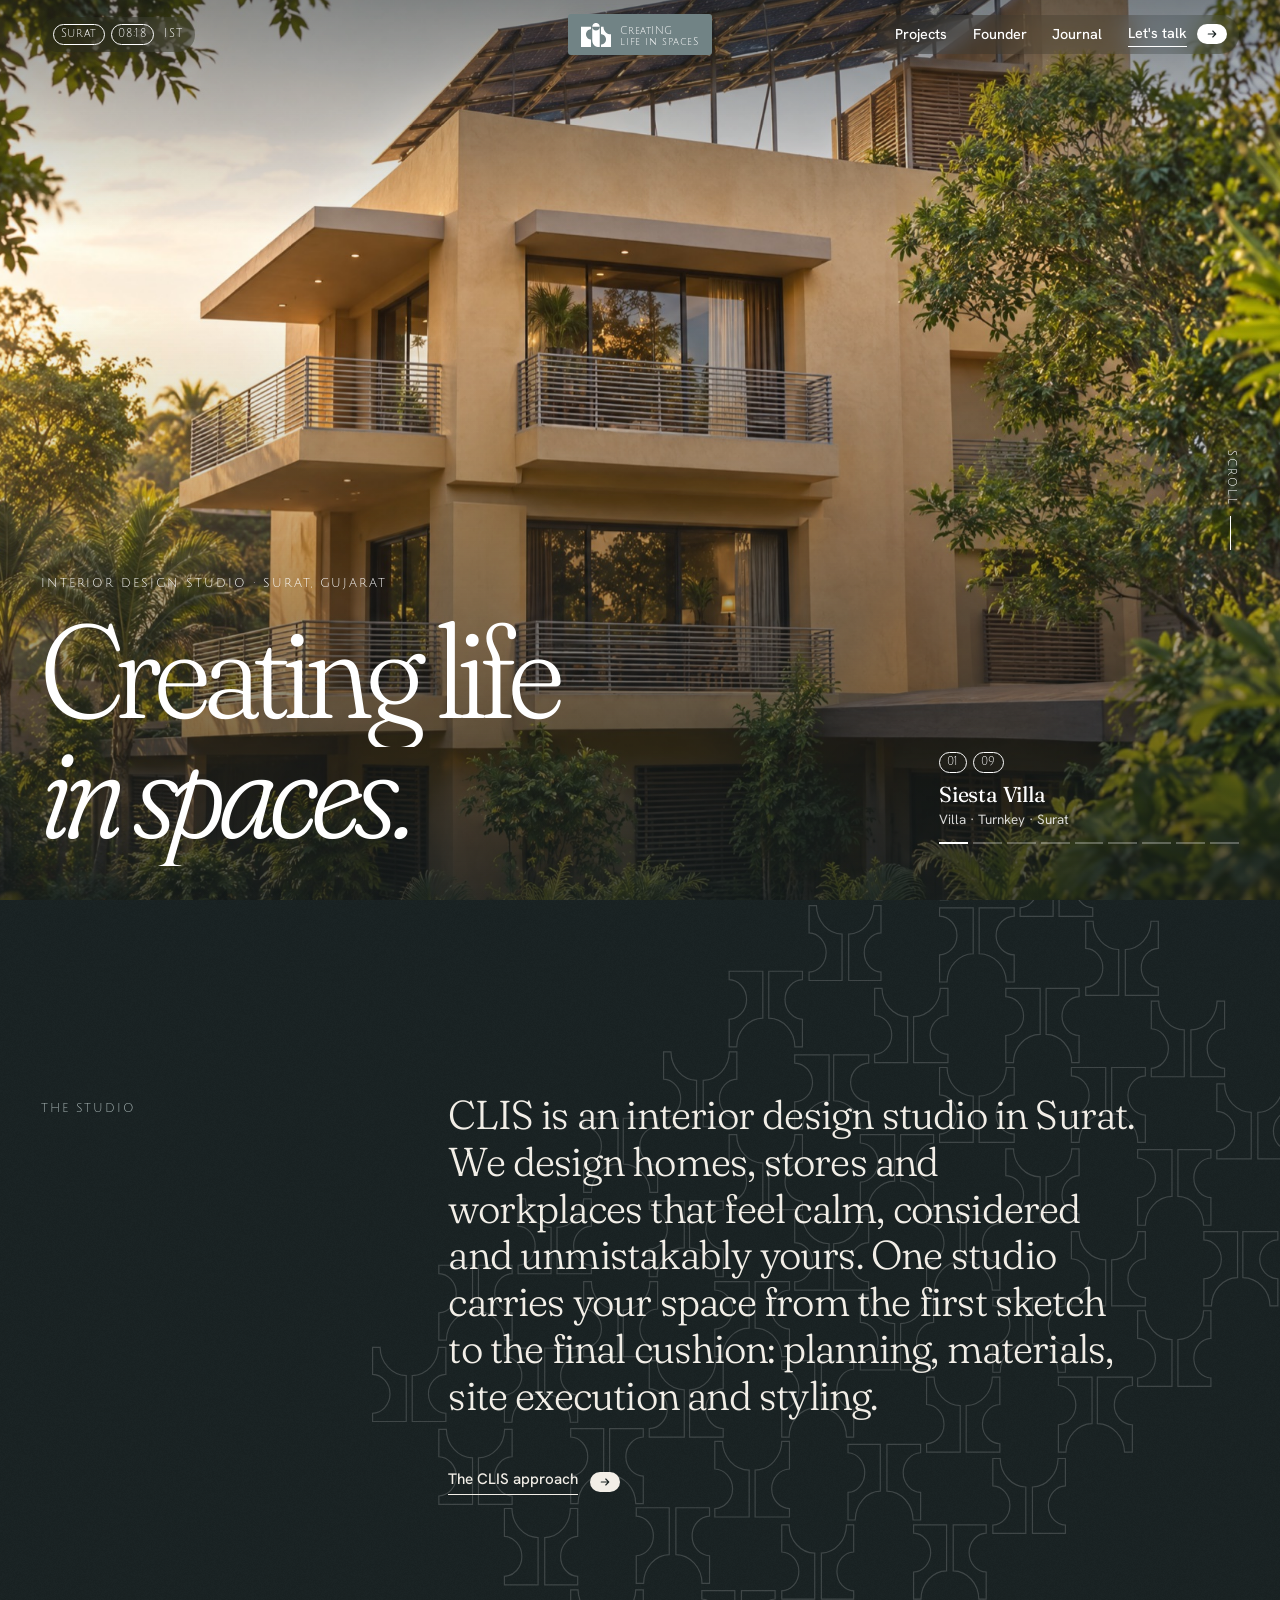
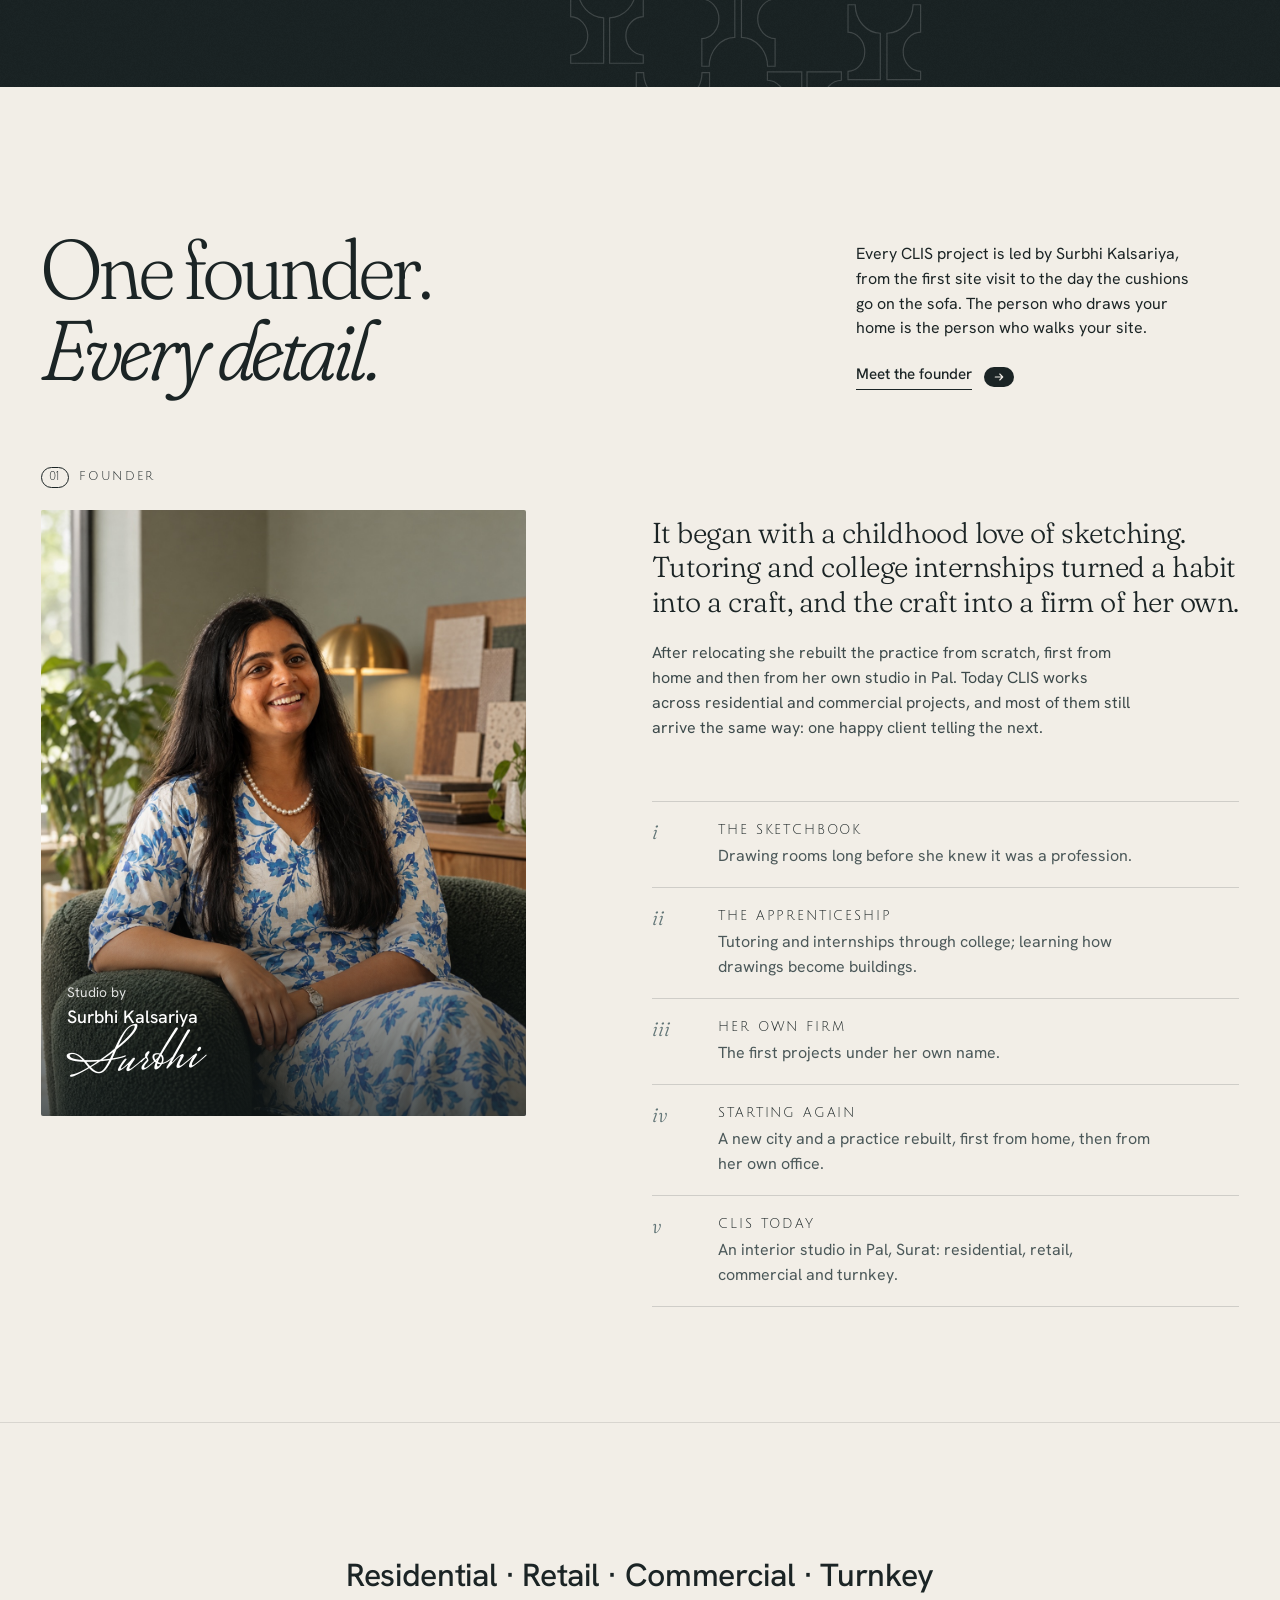
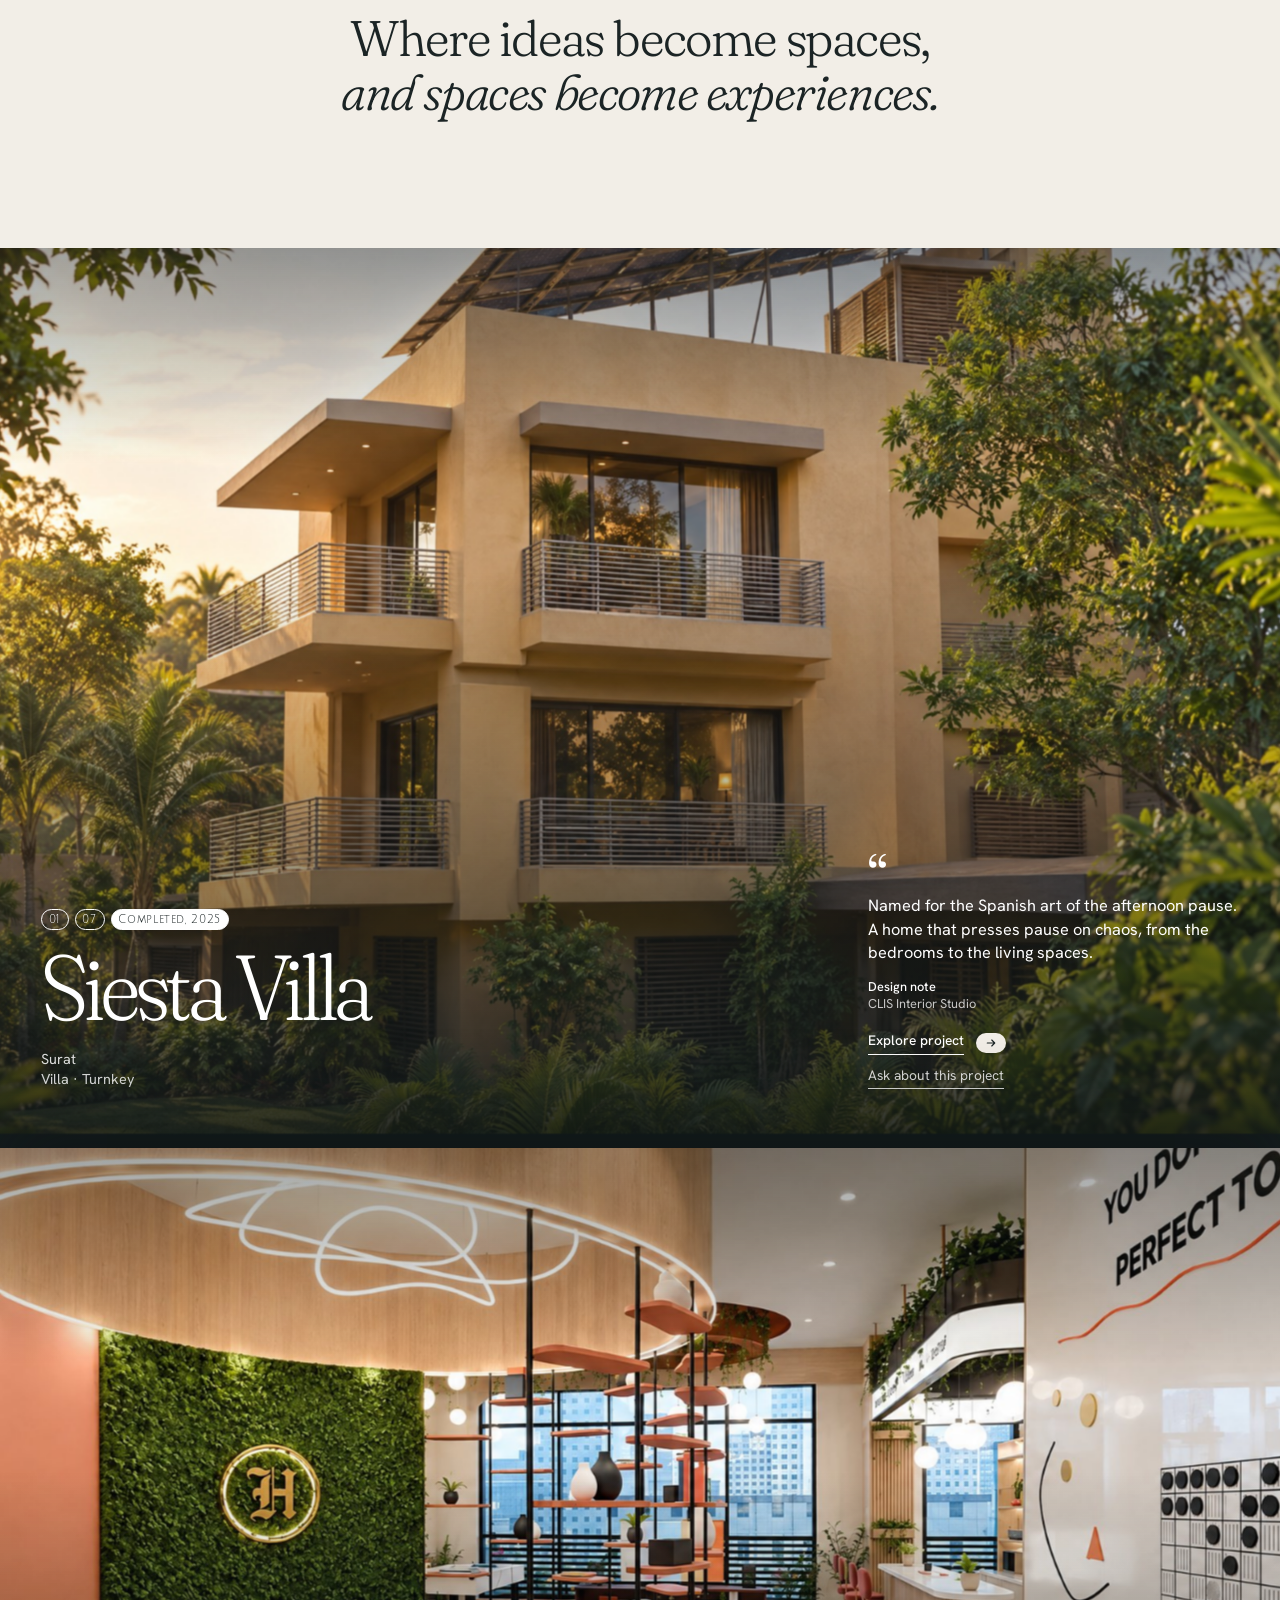
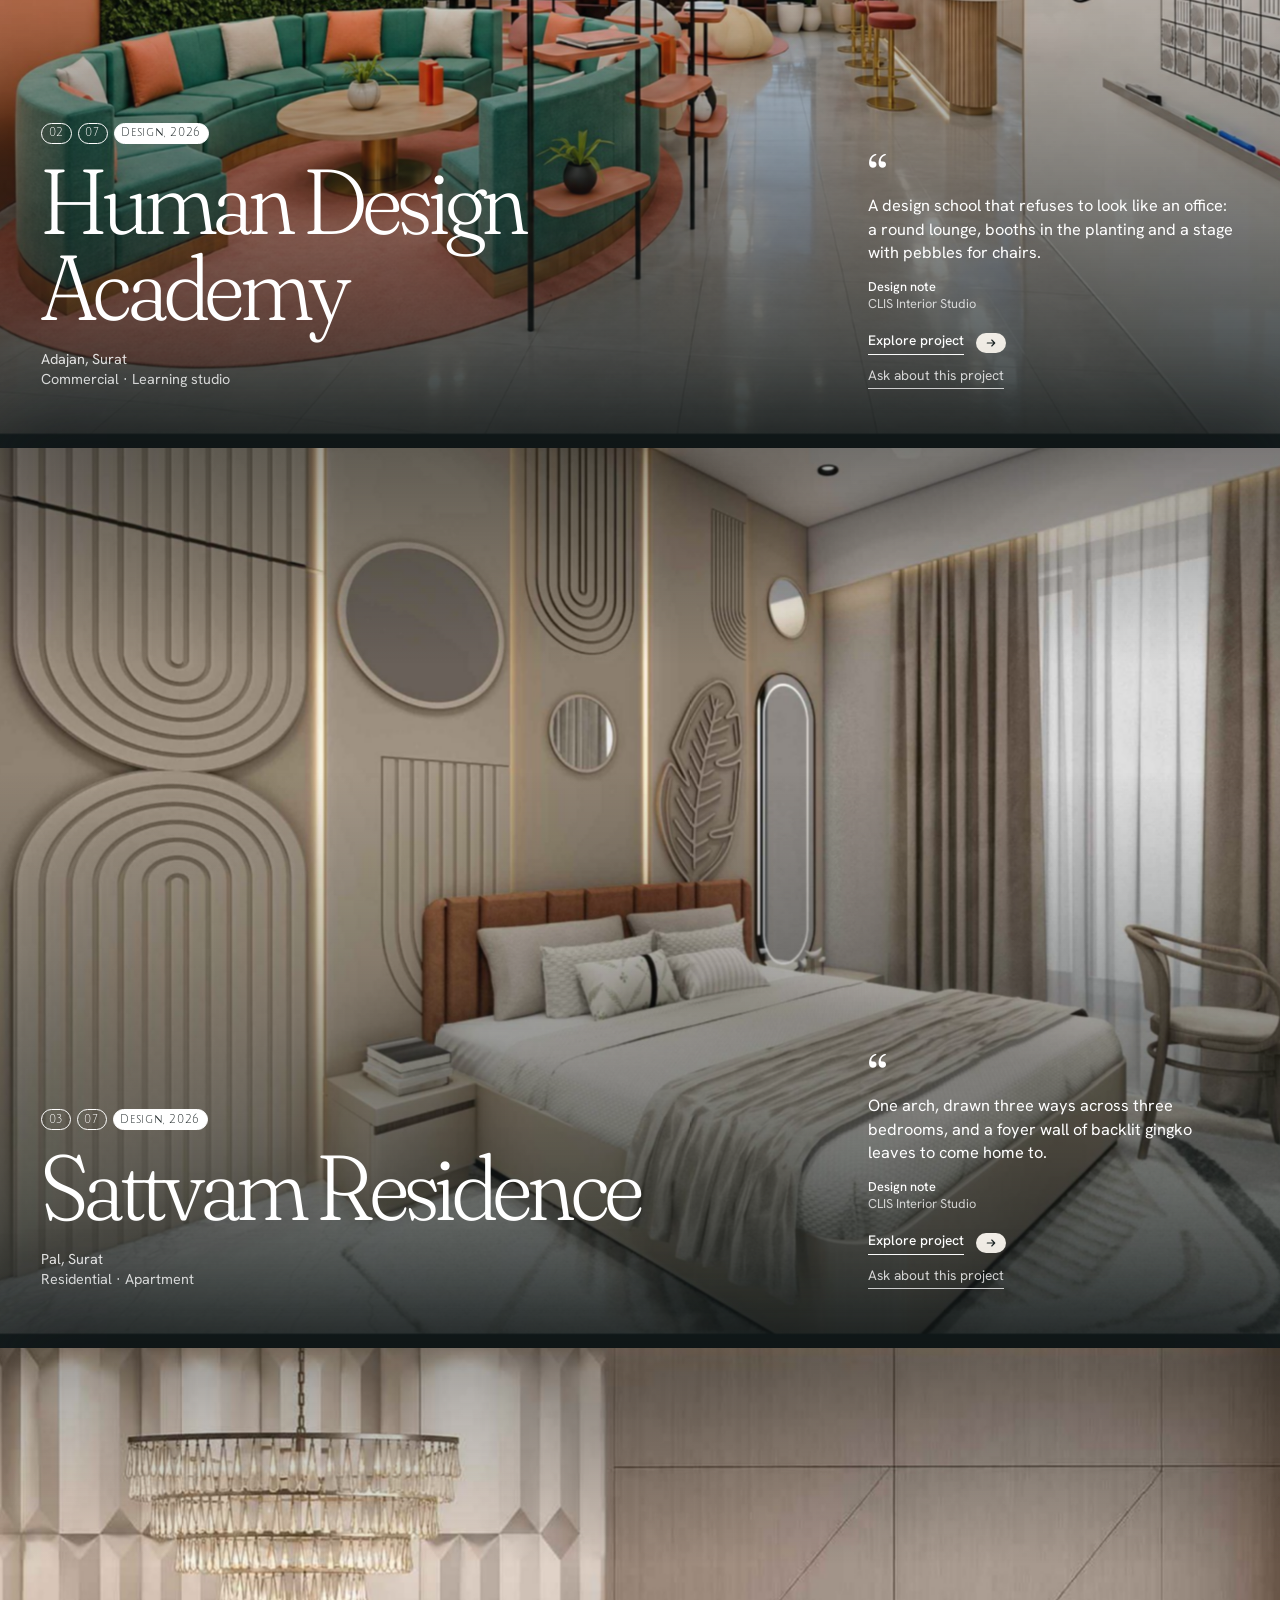
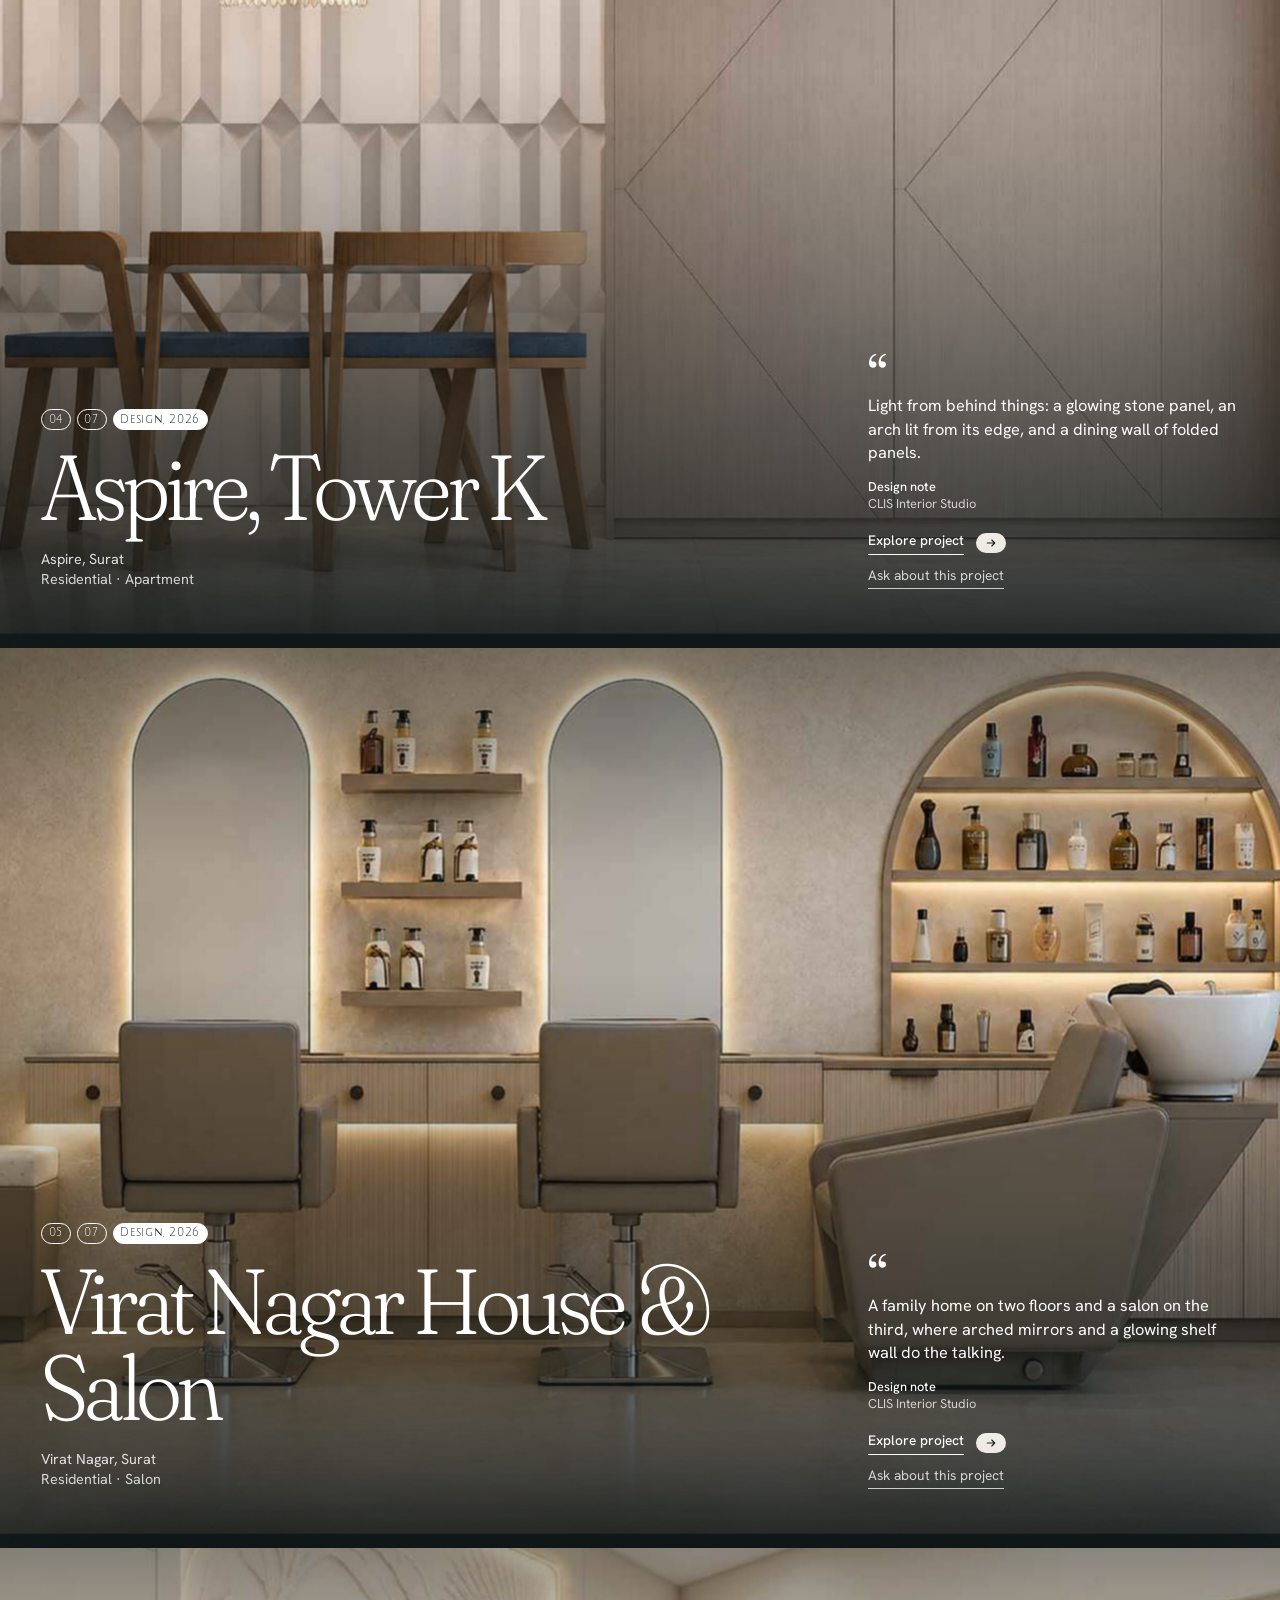
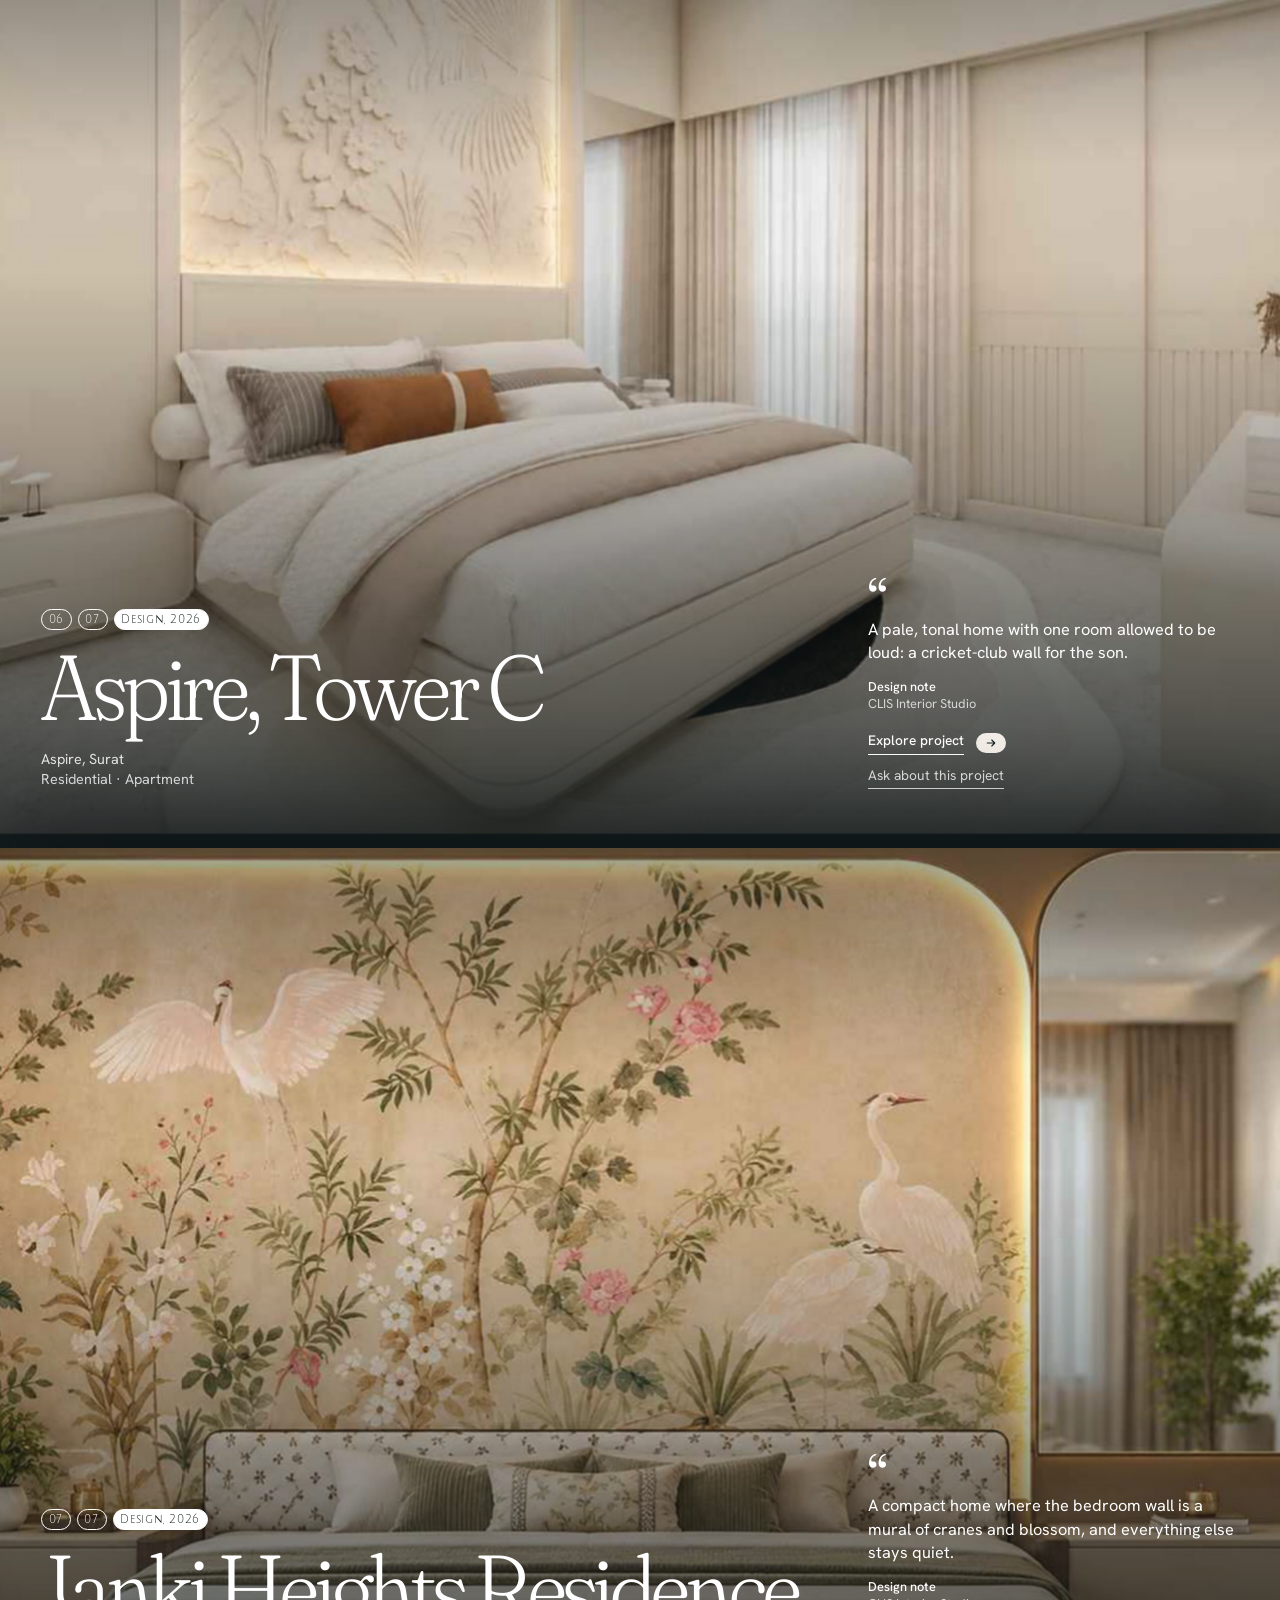
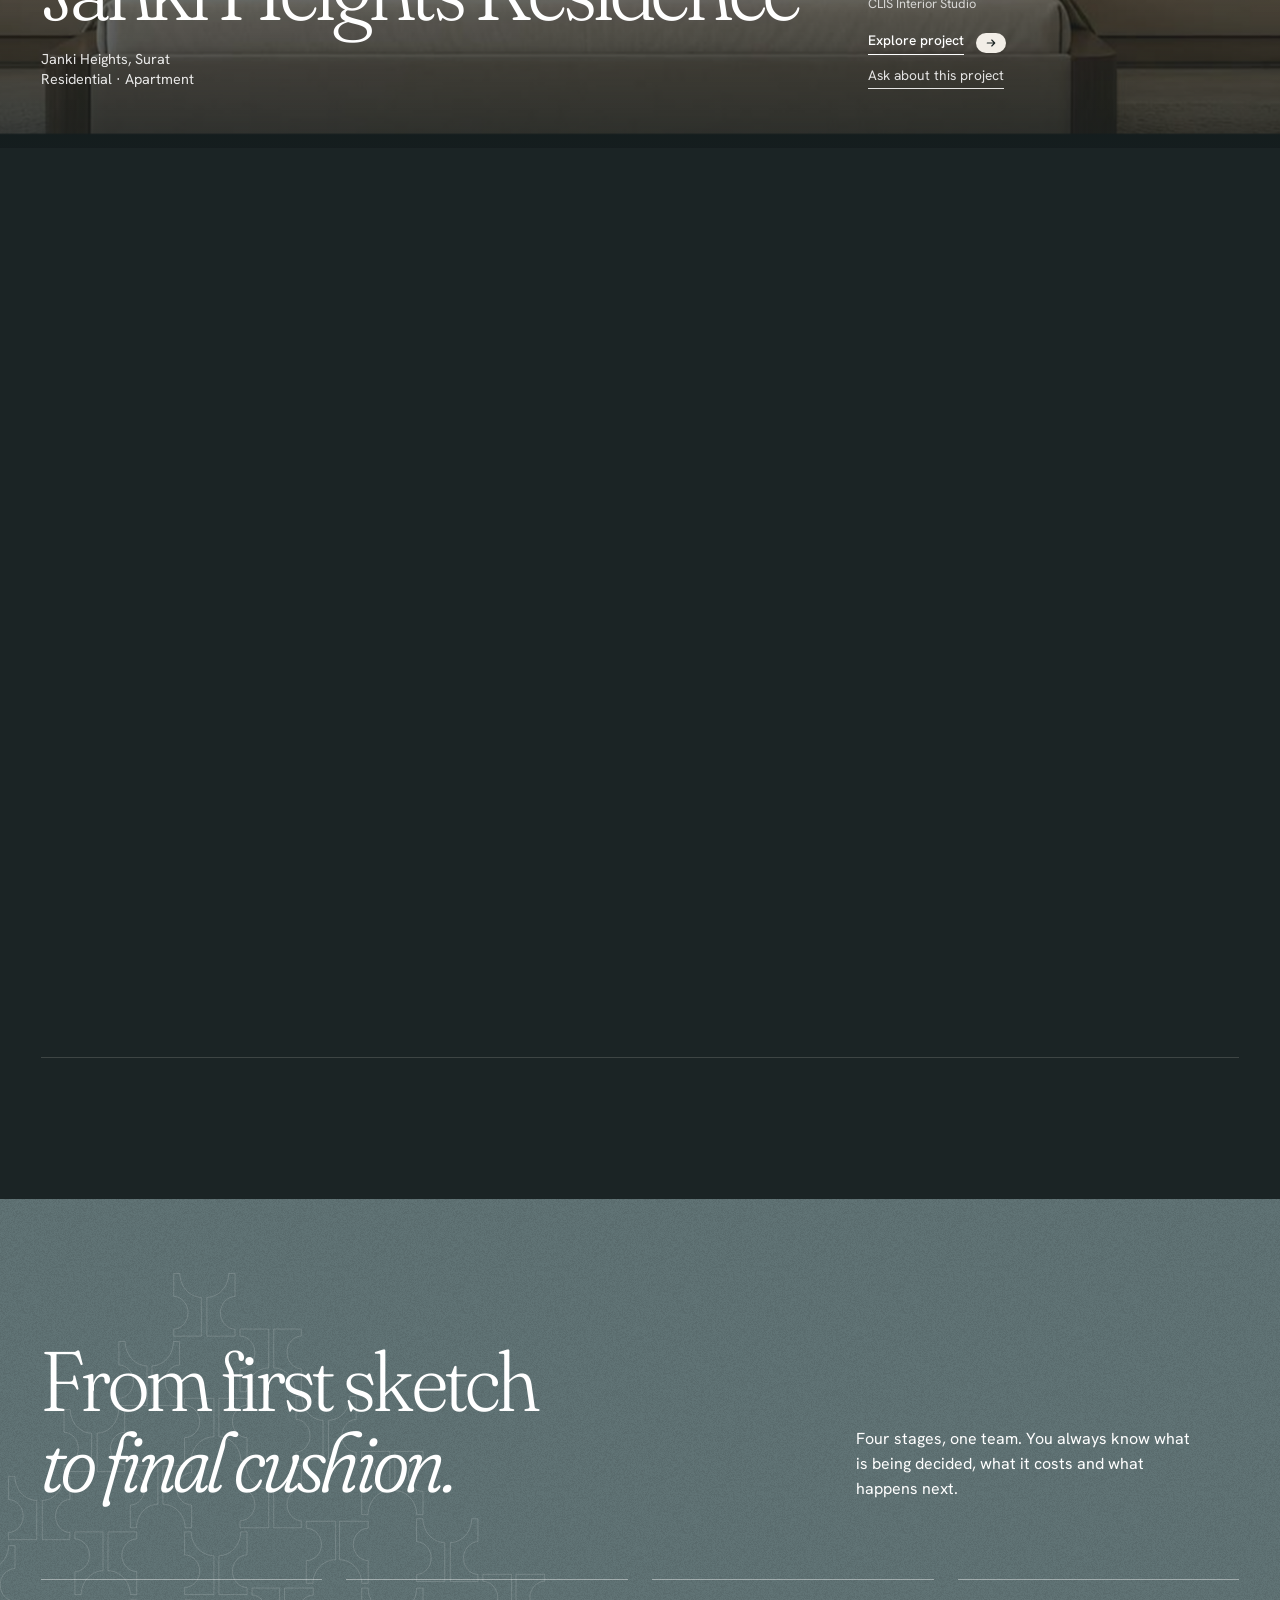
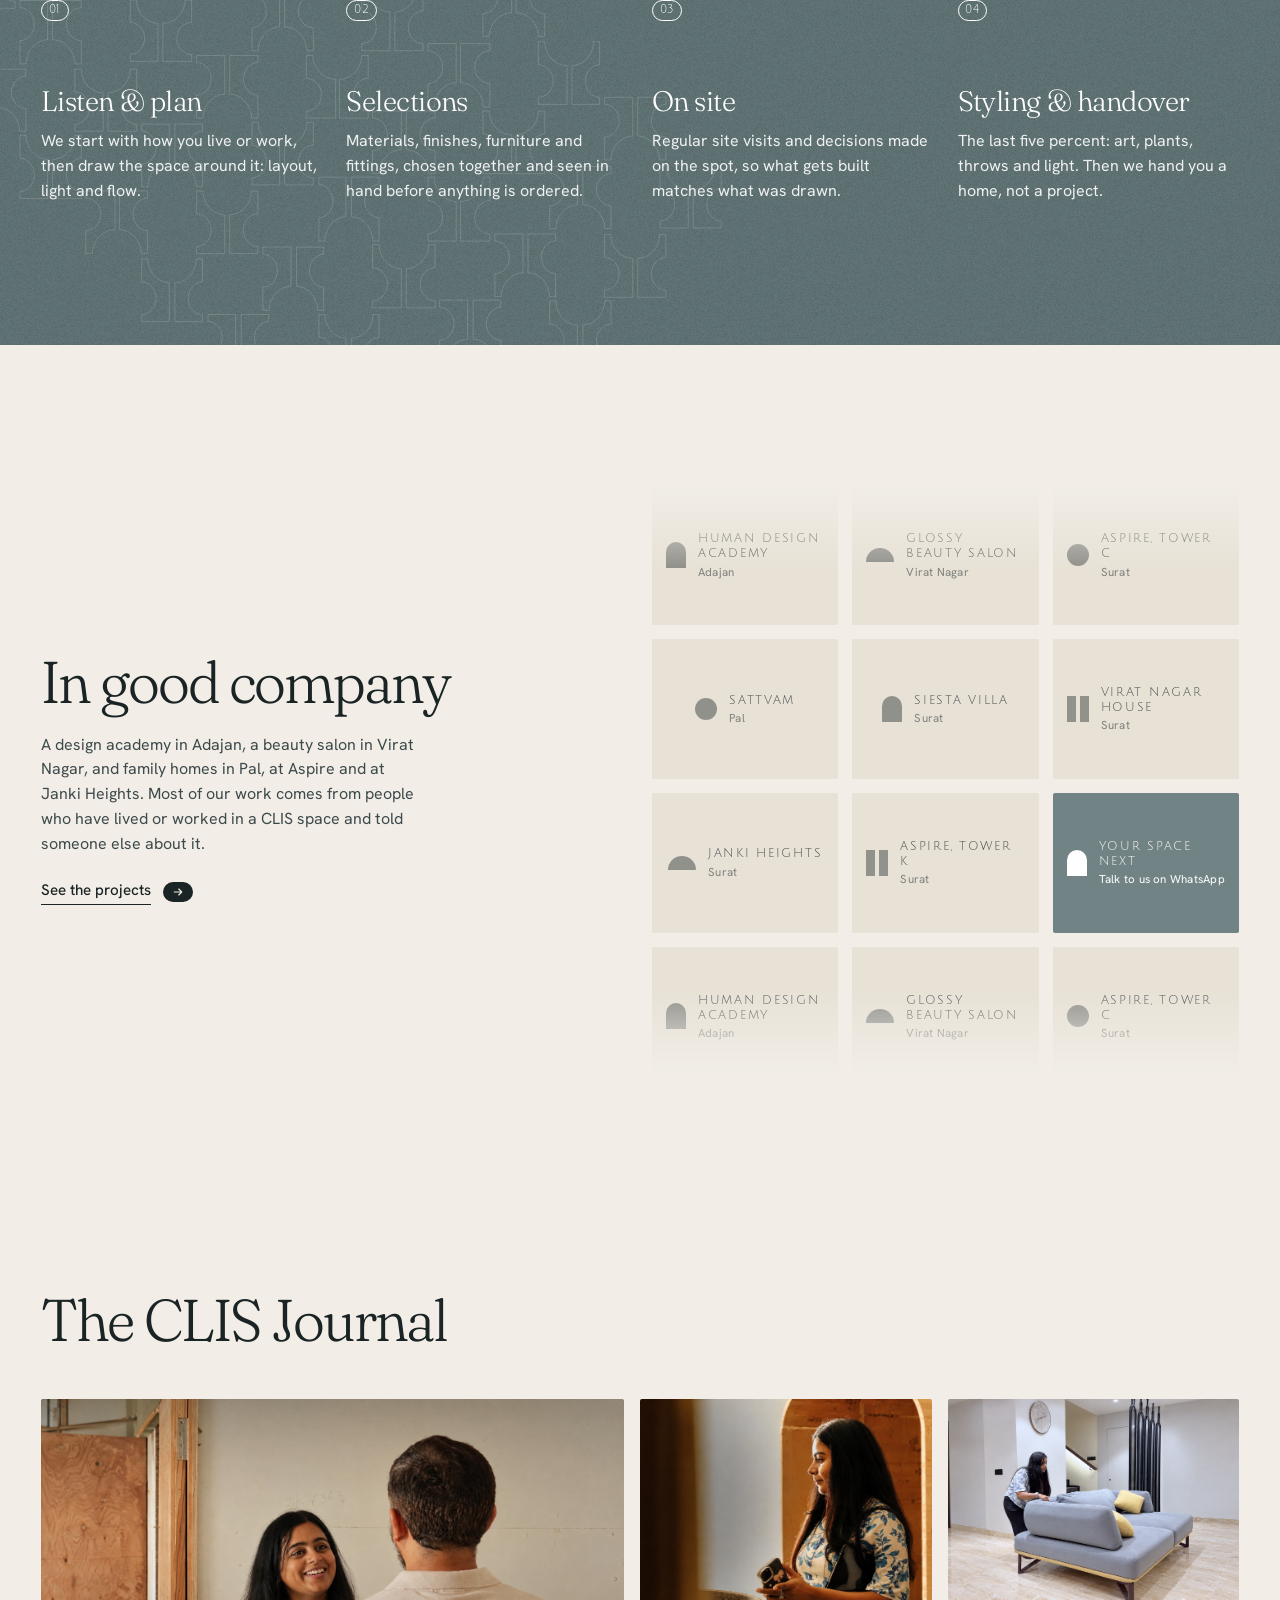
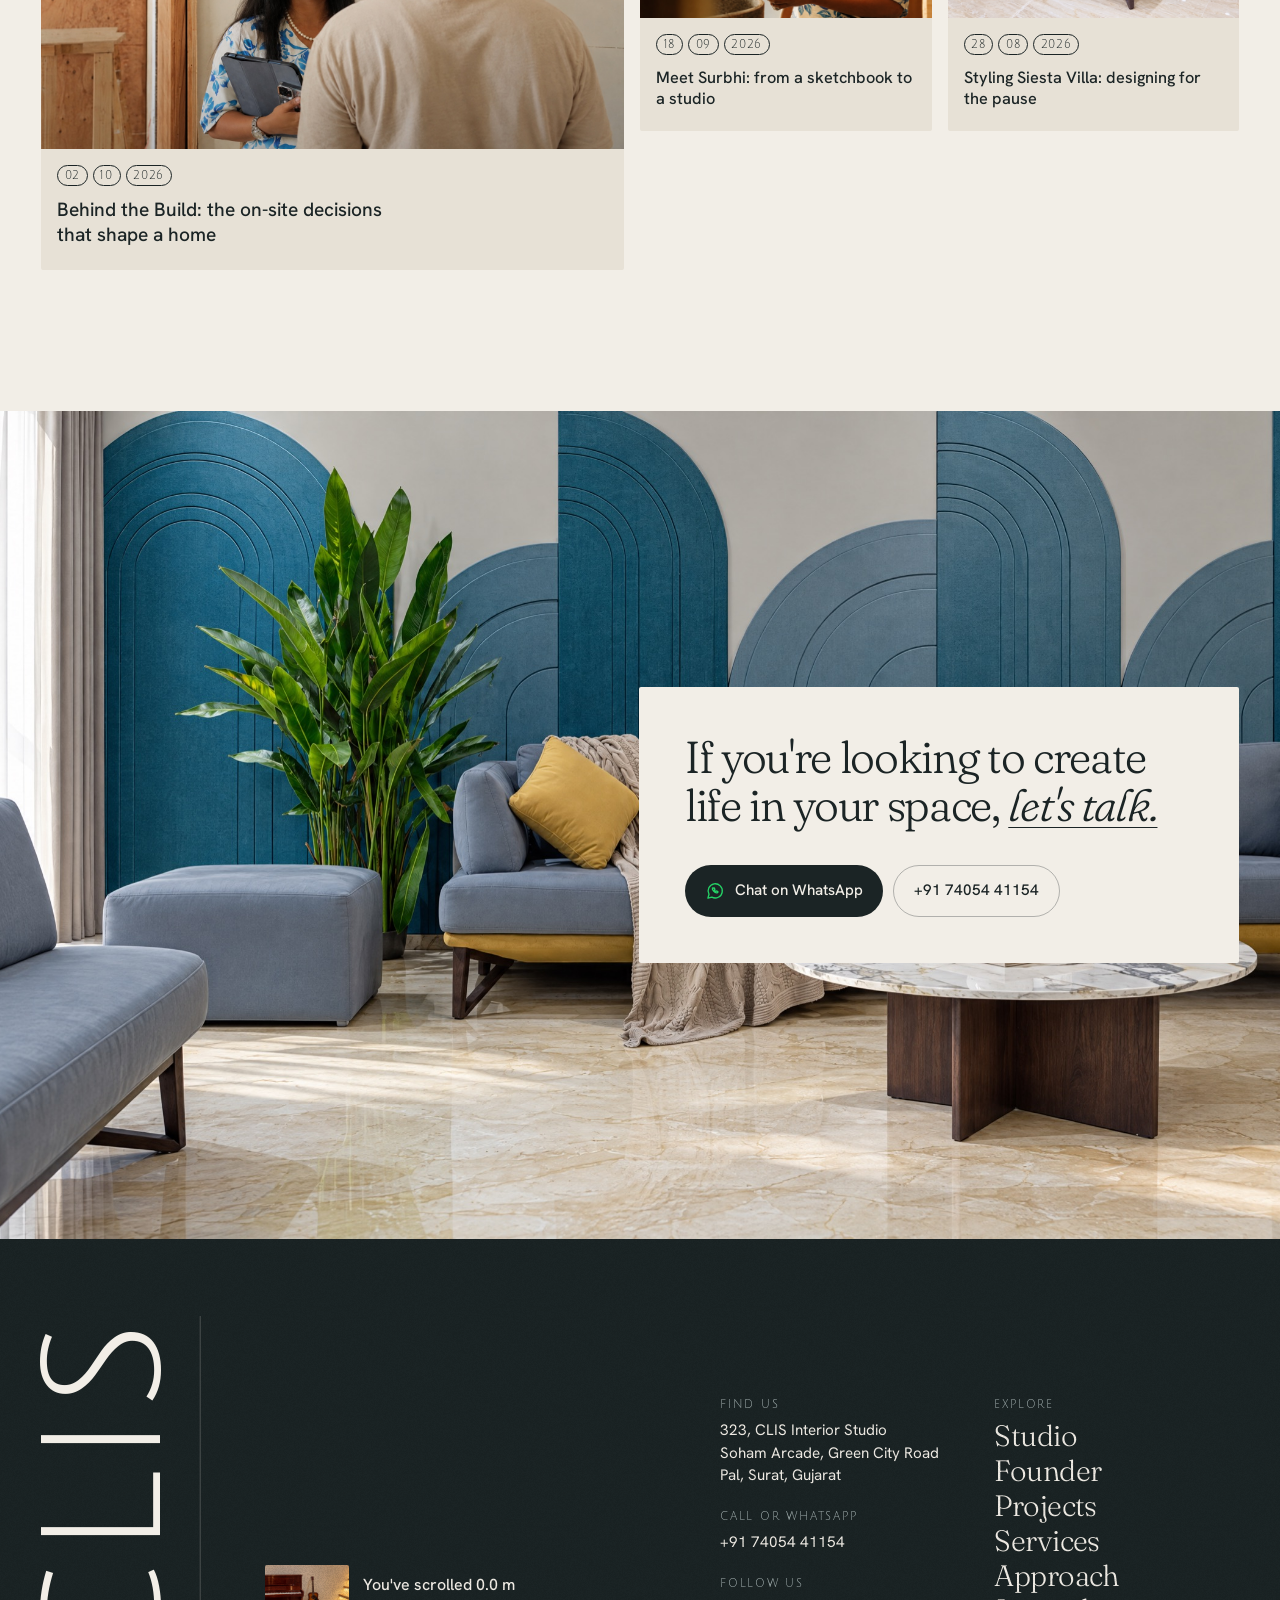
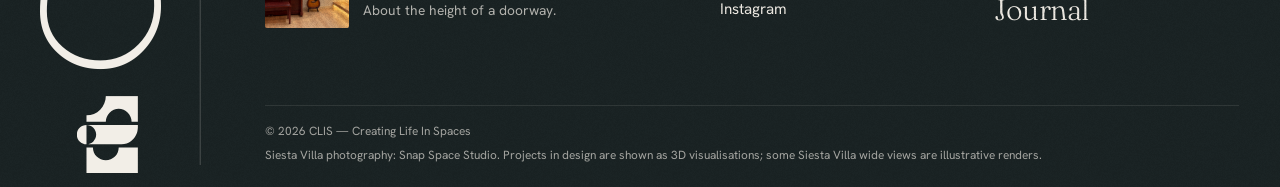
<file: index.html>
<!doctype html>
<html lang="en-IN">
<head>
  <meta charset="utf-8">
  <meta name="viewport" content="width=device-width, initial-scale=1, viewport-fit=cover">
  <title>Interior Designer in Surat | CLIS — Creating Life In Spaces</title>
  <meta name="description" content="CLIS is an interior design studio in Surat led by Surbhi Kalsariya. Homes, villas, retail and offices, designed and delivered turnkey. Chat on WhatsApp.">
  <meta name="robots" content="index, follow, max-image-preview:large, max-snippet:-1">
  <meta name="author" content="CLIS Interior Studio">
  <meta name="theme-color" content="#718385">
  <meta name="geo.region" content="IN-GJ">
  <meta name="geo.placename" content="Surat">
  <link rel="canonical" href="https://clis.work/">

  <!-- Link previews: WhatsApp, Telegram, iMessage, LinkedIn, Facebook, X -->
  <meta property="og:type" content="website">
  <meta property="og:site_name" content="CLIS — Creating Life In Spaces">
  <meta property="og:locale" content="en_IN">
  <meta property="og:url" content="https://clis.work/">
  <meta property="og:title" content="CLIS — Creating Life In Spaces | Interior Design Studio, Surat">
  <meta property="og:description" content="Homes, villas, stores and offices, designed and delivered turnkey in Surat. See the work and talk to the studio on WhatsApp.">
  <meta property="og:image" content="https://clis.work/assets/og/clis-share.jpg">
  <meta property="og:image:secure_url" content="https://clis.work/assets/og/clis-share.jpg">
  <meta property="og:image:type" content="image/jpeg">
  <meta property="og:image:width" content="1200">
  <meta property="og:image:height" content="630">
  <meta property="og:image:alt" content="A CLIS lounge with arched blue wall panels and a grey sofa, with the line: Creating life in spaces.">
  <meta name="twitter:card" content="summary_large_image">
  <meta name="twitter:title" content="CLIS — Creating Life In Spaces | Interior Design Studio, Surat">
  <meta name="twitter:description" content="Homes, villas, stores and offices, designed and delivered turnkey in Surat.">
  <meta name="twitter:image" content="https://clis.work/assets/og/clis-share.jpg">
  <meta name="twitter:image:alt" content="A CLIS lounge with arched blue wall panels and a grey sofa.">

  <link rel="icon" href="/favicon.ico" sizes="any">
  <link rel="icon" href="/assets/brand/favicon.svg" type="image/svg+xml">
  <link rel="icon" href="/assets/icons/favicon-32.png" type="image/png" sizes="32x32">
  <link rel="apple-touch-icon" href="/assets/icons/apple-touch-icon.png">
  <link rel="manifest" href="/site.webmanifest">
  <link rel="preconnect" href="https://fonts.googleapis.com">
  <link rel="preconnect" href="https://fonts.gstatic.com" crossorigin>
  <link href="https://fonts.googleapis.com/css2?family=Fraunces:ital,opsz,wght,SOFT@0,9..144,300..500,0..100;1,9..144,300..500,0..100&family=Hanken+Grotesk:wght@300..600&family=Julius+Sans+One&family=Mrs+Saint+Delafield&display=swap" rel="stylesheet">
  <link rel="preload" as="image" href="assets/img/siesta-villa.jpg" media="(min-width: 700px)">
  <link rel="preload" as="image" href="assets/img/siesta-villa-sm.jpg" media="(max-width: 699px)">
  <link rel="stylesheet" href="css/style.css">
  <script>document.documentElement.classList.add('js')</script>
  <script type="application/ld+json">
  {
    "@context": "https://schema.org",
    "@graph": [
      {
        "@type": ["LocalBusiness", "ProfessionalService"],
        "@id": "https://clis.work/#studio",
        "name": "CLIS — Creating Life In Spaces",
        "alternateName": ["CLIS Interior Studio", "CLIS"],
        "description": "Interior design studio in Surat for residential, retail, commercial and turnkey projects.",
        "slogan": "We create life in your spaces.",
        "url": "https://clis.work/",
        "logo": "https://clis.work/assets/icons/icon-512.png",
        "image": [
          "https://clis.work/assets/og/clis-share.jpg",
          "https://clis.work/assets/img/siesta-villa.jpg",
          "https://clis.work/assets/img/curves-and-calm.jpg"
        ],
        "telephone": "+917405441154",
        "address": {
          "@type": "PostalAddress",
          "streetAddress": "323, Soham Arcade, Green City Road, Pal",
          "addressLocality": "Surat",
          "addressRegion": "Gujarat",
          "addressCountry": "IN"
        },
        "areaServed": { "@type": "City", "name": "Surat" },
        "founder": { "@id": "https://clis.work/#surbhi" },
        "contactPoint": {
          "@type": "ContactPoint",
          "contactType": "customer service",
          "telephone": "+917405441154",
          "url": "https://wa.me/917405441154"
        },
        "knowsAbout": ["Interior design", "Residential interiors", "Villa interiors", "Retail interiors", "Office interiors", "Turnkey interior projects", "Space planning", "Custom furniture", "Interior styling"],
        "hasOfferCatalog": {
          "@type": "OfferCatalog",
          "name": "Interior design services",
          "itemListElement": [
            { "@type": "Offer", "itemOffered": { "@type": "Service", "name": "Residential interior design", "areaServed": "Surat" } },
            { "@type": "Offer", "itemOffered": { "@type": "Service", "name": "Retail interior design", "areaServed": "Surat" } },
            { "@type": "Offer", "itemOffered": { "@type": "Service", "name": "Commercial and office interior design", "areaServed": "Surat" } },
            { "@type": "Offer", "itemOffered": { "@type": "Service", "name": "Turnkey interior projects", "areaServed": "Surat" } }
          ]
        },
        "sameAs": ["https://www.instagram.com/creatinglifeinspaces/"]
      },
      {
        "@type": "Person",
        "@id": "https://clis.work/#surbhi",
        "name": "Surbhi Kalsariya",
        "jobTitle": "Founder and Interior Designer",
        "image": "https://clis.work/assets/img/surbhi-portrait.jpg",
        "worksFor": { "@id": "https://clis.work/#studio" },
        "url": "https://clis.work/journal/meet-surbhi.html"
      },
      {
        "@type": "WebSite",
        "@id": "https://clis.work/#website",
        "url": "https://clis.work/",
        "name": "CLIS — Creating Life In Spaces",
        "inLanguage": "en-IN",
        "publisher": { "@id": "https://clis.work/#studio" }
      }
    ]
  }
  </script>
</head>
<body>

  <!-- Opening curtain: pure CSS, lifts on its own -->
  <div class="curtain" aria-hidden="true">
    <div class="curtain__lockup">
      <span class="mark mark--xl"></span>
      <span class="wordmark">Creat<b>ING</b><br>life in space<b>S</b></span>
    </div>
  </div>

  <header class="site-header" data-header>
    <div class="site-header__left">
      <span class="pill">Surat</span>
      <span class="pill" data-clock>--:--</span>
      <span class="site-header__tz">IST</span>
    </div>
    <a class="logo-chip" href="#top" aria-label="CLIS, back to top">
      <span class="mark"></span>
      <span class="wordmark wordmark--sm">Creat<b>ING</b><br>life in space<b>S</b></span>
    </a>
    <nav class="site-header__right" aria-label="Primary">
      <a class="nav-link" href="#projects">Projects</a>
      <a class="nav-link" href="#founder">Founder</a>
      <a class="nav-link" href="#journal">Journal</a>
      <a class="talk" href="https://wa.me/917405441154?text=Hi%20CLIS%2C%20I%27d%20like%20to%20talk%20about%20my%20space." target="_blank" rel="noopener">
        <span>Let's talk</span>
        <span class="talk__dot" aria-hidden="true">
          <svg viewBox="0 0 16 16" fill="none" stroke="currentColor" stroke-width="1.5" stroke-linecap="round" stroke-linejoin="round"><path d="M3 8h10M9 4l4 4-4 4"/></svg>
        </span>
      </a>
    </nav>
  </header>

  <main id="top">

    <!-- HERO: a reel of CLIS projects, each arriving through an arch -->
    <section class="hero" data-theme="dark" aria-label="CLIS projects reel">
      <div class="hero__stage" data-tilt>
        <div class="hero__slide is-active" data-title="Siesta Villa" data-meta="Villa · Turnkey · Surat" data-href="projects/siesta-villa.html">
          <picture>
            <source media="(max-width: 699px)" srcset="assets/img/siesta-villa-sm.jpg">
            <img src="assets/img/siesta-villa.jpg" alt="Siesta Villa, a three-storey home in warm sand plaster set in a tropical garden" fetchpriority="high">
          </picture>
          <video muted playsinline preload="none" data-src="assets/video/01-siesta-villa.mp4"></video>
        </div>
        <div class="hero__slide" data-title="Siesta Villa" data-meta="Living room · Surat" data-href="projects/siesta-villa.html">
          <picture>
            <source media="(max-width: 699px)" srcset="assets/img/living-room-sm.jpg">
            <img src="assets/img/living-room.jpg" alt="Living room with a low blue-grey sofa, mustard cushions and a black sculpted screen" loading="lazy">
          </picture>
          <video muted playsinline preload="none" data-src="assets/video/02-living-room.mp4"></video>
        </div>
        <div class="hero__slide" data-title="Siesta Villa" data-meta="Lounge wall · Surat" data-href="projects/siesta-villa.html">
          <picture>
            <source media="(max-width: 699px)" srcset="assets/img/curves-and-calm-sm.jpg">
            <img src="assets/img/curves-and-calm.jpg" alt="Lounge with arched wall panels in two shades of blue behind a grey sofa" loading="lazy">
          </picture>
          <video muted playsinline preload="none" data-src="assets/video/03-curves-and-calm.mp4"></video>
        </div>
        <div class="hero__slide" data-title="Siesta Villa" data-meta="TV wall · Surat" data-href="projects/siesta-villa.html">
          <picture>
            <source media="(max-width: 699px)" srcset="assets/img/detail-wall-sm.jpg">
            <img src="assets/img/detail-wall.jpg" alt="Living room with a fluted oak feature wall and a crystal chandelier" loading="lazy">
          </picture>
          <video muted playsinline preload="none" data-src="assets/video/04-detail-wall.mp4"></video>
        </div>
        <div class="hero__slide" data-title="Siesta Villa" data-meta="Dining screen · Surat" data-href="projects/siesta-villa.html">
          <picture>
            <source media="(max-width: 699px)" srcset="assets/img/fluted-screen-sm.jpg">
            <img src="assets/img/fluted-screen.jpg" alt="Dining space behind a black metal and fluted-glass partition with trailing plants" loading="lazy">
          </picture>
          <video muted playsinline preload="none" data-src="assets/video/05-fluted-screen.mp4"></video>
        </div>
        <div class="hero__slide" data-title="Siesta Villa" data-meta="Music corner · Surat" data-href="projects/siesta-villa.html">
          <picture>
            <source media="(max-width: 699px)" srcset="assets/img/music-corner-sm.jpg">
            <img src="assets/img/music-corner.jpg" alt="A mahogany piano and an acoustic guitar beside softly lit floating stairs" loading="lazy">
          </picture>
          <video muted playsinline preload="none" data-src="assets/video/06-music-corner.mp4"></video>
        </div>
        <div class="hero__slide" data-title="Human Design Academy" data-meta="Learning studio · Adajan" data-href="projects/human-design-academy.html">
          <picture>
            <source media="(max-width: 699px)" srcset="assets/projects/human-design-academy/cover-sm.jpg">
            <img src="assets/projects/human-design-academy/00-reception-lounge.jpg" alt="Reception lounge at Human Design Academy with a round green sofa and peach walls" loading="lazy">
          </picture>
        </div>
        <div class="hero__slide" data-title="Sattvam Residence" data-meta="Apartment · Pal" data-href="projects/sattvam-residence.html">
          <picture>
            <source media="(max-width: 699px)" srcset="assets/projects/sattvam-residence/cover-sm.jpg">
            <img src="assets/projects/sattvam-residence/00-bedroom-arches.jpg" alt="Bedroom with stacked arched wall panels and a terracotta headboard" loading="lazy">
          </picture>
        </div>
        <div class="hero__slide" data-title="Virat Nagar House &amp; Salon" data-meta="Home and salon · Virat Nagar" data-href="projects/virat-nagar-house-salon.html">
          <picture>
            <source media="(max-width: 699px)" srcset="assets/projects/virat-nagar-house-salon/cover-sm.jpg">
            <img src="assets/projects/virat-nagar-house-salon/00-salon.jpg" alt="Salon with two arched mirrors and a lit shelf niche" loading="lazy">
          </picture>
        </div>
      </div>
      <div class="hero__shade" aria-hidden="true"></div>

      <div class="hero__content">
        <p class="eyebrow hero__eyebrow">Interior design studio · Surat, Gujarat</p>
        <h1 class="hero__title">
          <span class="line"><span>Creating life</span></span>
          <span class="line"><span><em>in spaces.</em></span></span>
        </h1>
      </div>

      <div class="hero__reel" aria-live="polite">
        <div class="hero__count"><span class="pill" data-reel-index>01</span><span class="pill">09</span></div>
        <a class="hero__caption" href="projects/siesta-villa.html" data-reel-link>
          <strong data-reel-title>Siesta Villa</strong>
          <span data-reel-meta>Villa · Turnkey · Surat</span>
        </a>
        <div class="hero__ticks" data-reel-ticks aria-hidden="true">
          <i></i><i></i><i></i><i></i><i></i><i></i><i></i><i></i><i></i>
        </div>
      </div>

      <a class="hero__scroll" href="#studio"><span>Scroll</span><i aria-hidden="true"></i></a>
    </section>

    <!-- STUDIO STATEMENT -->
    <section class="statement" id="studio" data-theme="dark">
      <img class="statement__pattern" src="assets/brand/clis-pattern.svg" alt="" aria-hidden="true">
      <div class="wrap statement__grid">
        <p class="eyebrow reveal">The studio</p>
        <div>
          <p class="statement__text reveal">
            CLIS is an interior design studio in Surat. We design homes, stores and workplaces that feel calm, considered and unmistakably yours. One studio carries your space from the first sketch to the final cushion: planning, materials, site execution and styling.
          </p>
          <a class="link reveal" href="#process"><span>The CLIS approach</span><span class="link__dot" aria-hidden="true"><svg viewBox="0 0 16 16" fill="none" stroke="currentColor" stroke-width="1.5" stroke-linecap="round" stroke-linejoin="round"><path d="M3 8h10M9 4l4 4-4 4"/></svg></span></a>
        </div>
      </div>
    </section>

    <!-- FOUNDER -->
    <section class="founder" id="founder" data-theme="light">
      <div class="wrap">
        <div class="section-head">
          <h2 class="display reveal">One founder.<br><em>Every detail.</em></h2>
          <div class="section-head__aside reveal">
            <p>Every CLIS project is led by Surbhi Kalsariya, from the first site visit to the day the cushions go on the sofa. The person who draws your home is the person who walks your site.</p>
            <a class="link" href="journal/meet-surbhi.html"><span>Meet the founder</span><span class="link__dot" aria-hidden="true"><svg viewBox="0 0 16 16" fill="none" stroke="currentColor" stroke-width="1.5" stroke-linecap="round" stroke-linejoin="round"><path d="M3 8h10M9 4l4 4-4 4"/></svg></span></a>
          </div>
        </div>
        <div class="tag-row reveal"><span class="pill">01</span><span class="eyebrow">Founder</span></div>

        <div class="founder__body">
          <figure class="founder__portrait reveal">
            <div class="founder__frame">
              <img src="assets/img/surbhi-portrait.jpg" alt="Surbhi Kalsariya, founder and interior designer at CLIS" loading="lazy" width="1200" height="1500">
            </div>
            <figcaption>
              <span class="founder__role">Studio by</span>
              <span class="founder__name">Surbhi Kalsariya</span>
              <span class="founder__sign" aria-hidden="true">Surbhi</span>
            </figcaption>
          </figure>

          <div class="founder__story">
            <p class="lede reveal">It began with a childhood love of sketching. Tutoring and college internships turned a habit into a craft, and the craft into a firm of her own.</p>
            <p class="reveal">After relocating she rebuilt the practice from scratch, first from home and then from her own studio in Pal. Today CLIS works across residential and commercial projects, and most of them still arrive the same way: one happy client telling the next.</p>

            <ol class="timeline">
              <li class="reveal"><span class="timeline__n">i</span><div><h3>The sketchbook</h3><p>Drawing rooms long before she knew it was a profession.</p></div></li>
              <li class="reveal"><span class="timeline__n">ii</span><div><h3>The apprenticeship</h3><p>Tutoring and internships through college; learning how drawings become buildings.</p></div></li>
              <li class="reveal"><span class="timeline__n">iii</span><div><h3>Her own firm</h3><p>The first projects under her own name.</p></div></li>
              <li class="reveal"><span class="timeline__n">iv</span><div><h3>Starting again</h3><p>A new city and a practice rebuilt, first from home, then from her own office.</p></div></li>
              <li class="reveal"><span class="timeline__n">v</span><div><h3>CLIS today</h3><p>An interior studio in Pal, Surat: residential, retail, commercial and turnkey.</p></div></li>
            </ol>
          </div>
        </div>
      </div>
    </section>

    <!-- BAND -->
    <section class="band" data-theme="light">
      <div class="wrap">
        <p class="band__kicker reveal">Residential · Retail · Commercial · Turnkey</p>
        <p class="band__line reveal">Where ideas become spaces, <em>and spaces become experiences.</em></p>
      </div>
    </section>

    <!-- PROJECTS: stacked panels that slide over one another -->
    <section class="projects" id="projects" aria-labelledby="projects-title">
      <h2 class="sr-only" id="projects-title">Selected interior design projects in Surat</h2>
      <!-- projects:start -->
      <article class="project" data-theme="dark">
        <a class="project__media" href="projects/siesta-villa.html" aria-label="Explore Siesta Villa" tabindex="-1">
          <picture><source media="(max-width: 699px)" srcset="assets/img/siesta-villa-sm.jpg"><img src="assets/img/siesta-villa.jpg" alt="Siesta Villa, a three-storey home in warm sand plaster set in a tropical garden" loading="lazy"></picture>
        </a>
        <div class="project__info">
          <div class="project__lead">
            <div class="project__count"><span class="pill">01</span><span class="pill">07</span><span class="pill pill--solid">Completed, 2025</span></div>
            <h3 class="project__title"><a href="projects/siesta-villa.html">Siesta Villa</a></h3>
            <p class="project__meta">Surat<br>Villa · Turnkey</p>
          </div>
          <blockquote class="project__note">
            <span class="project__mark" aria-hidden="true">“</span>
            <p>Named for the Spanish art of the afternoon pause. A home that presses pause on chaos, from the bedrooms to the living spaces.</p>
            <footer>Design note<br><span>CLIS Interior Studio</span></footer>
            <div class="project__links">
              <a class="link link--light" href="projects/siesta-villa.html"><span>Explore project</span><span class="link__dot" aria-hidden="true"><svg viewBox="0 0 16 16" fill="none" stroke="currentColor" stroke-width="1.5" stroke-linecap="round" stroke-linejoin="round"><path d="M3 8h10M9 4l4 4-4 4"/></svg></span></a>
              <a class="link link--light link--quiet" href="projects/siesta-villa.html#ask"><span>Ask about this project</span></a>
            </div>
          </blockquote>
        </div>
      </article>

      <article class="project" data-theme="dark">
        <a class="project__media" href="projects/human-design-academy.html" aria-label="Explore Human Design Academy" tabindex="-1">
          <picture><source media="(max-width: 699px)" srcset="assets/projects/human-design-academy/cover-sm.jpg"><img src="assets/projects/human-design-academy/00-reception-lounge.jpg" alt="Reception lounge at Human Design Academy with a round green sofa, moss wall and peach walls" loading="lazy"></picture>
        </a>
        <div class="project__info">
          <div class="project__lead">
            <div class="project__count"><span class="pill">02</span><span class="pill">07</span><span class="pill pill--solid">Design, 2026</span></div>
            <h3 class="project__title"><a href="projects/human-design-academy.html">Human Design Academy</a></h3>
            <p class="project__meta">Adajan, Surat<br>Commercial · Learning studio</p>
          </div>
          <blockquote class="project__note">
            <span class="project__mark" aria-hidden="true">“</span>
            <p>A design school that refuses to look like an office: a round lounge, booths in the planting and a stage with pebbles for chairs.</p>
            <footer>Design note<br><span>CLIS Interior Studio</span></footer>
            <div class="project__links">
              <a class="link link--light" href="projects/human-design-academy.html"><span>Explore project</span><span class="link__dot" aria-hidden="true"><svg viewBox="0 0 16 16" fill="none" stroke="currentColor" stroke-width="1.5" stroke-linecap="round" stroke-linejoin="round"><path d="M3 8h10M9 4l4 4-4 4"/></svg></span></a>
              <a class="link link--light link--quiet" href="projects/human-design-academy.html#ask"><span>Ask about this project</span></a>
            </div>
          </blockquote>
        </div>
      </article>

      <article class="project" data-theme="dark">
        <a class="project__media" href="projects/sattvam-residence.html" aria-label="Explore Sattvam Residence" tabindex="-1">
          <picture><source media="(max-width: 699px)" srcset="assets/projects/sattvam-residence/cover-sm.jpg"><img src="assets/projects/sattvam-residence/00-bedroom-arches.jpg" alt="Bedroom with stacked arched wall panels and a terracotta headboard" loading="lazy"></picture>
        </a>
        <div class="project__info">
          <div class="project__lead">
            <div class="project__count"><span class="pill">03</span><span class="pill">07</span><span class="pill pill--solid">Design, 2026</span></div>
            <h3 class="project__title"><a href="projects/sattvam-residence.html">Sattvam Residence</a></h3>
            <p class="project__meta">Pal, Surat<br>Residential · Apartment</p>
          </div>
          <blockquote class="project__note">
            <span class="project__mark" aria-hidden="true">“</span>
            <p>One arch, drawn three ways across three bedrooms, and a foyer wall of backlit gingko leaves to come home to.</p>
            <footer>Design note<br><span>CLIS Interior Studio</span></footer>
            <div class="project__links">
              <a class="link link--light" href="projects/sattvam-residence.html"><span>Explore project</span><span class="link__dot" aria-hidden="true"><svg viewBox="0 0 16 16" fill="none" stroke="currentColor" stroke-width="1.5" stroke-linecap="round" stroke-linejoin="round"><path d="M3 8h10M9 4l4 4-4 4"/></svg></span></a>
              <a class="link link--light link--quiet" href="projects/sattvam-residence.html#ask"><span>Ask about this project</span></a>
            </div>
          </blockquote>
        </div>
      </article>

      <article class="project" data-theme="dark">
        <a class="project__media" href="projects/aspire-tower-k.html" aria-label="Explore Aspire, Tower K" tabindex="-1">
          <picture><source media="(max-width: 699px)" srcset="assets/projects/aspire-tower-k/cover-sm.jpg"><img src="assets/projects/aspire-tower-k/00-dining-wall.jpg" alt="Dining wall of folded panels under a crystal chandelier" loading="lazy"></picture>
        </a>
        <div class="project__info">
          <div class="project__lead">
            <div class="project__count"><span class="pill">04</span><span class="pill">07</span><span class="pill pill--solid">Design, 2026</span></div>
            <h3 class="project__title"><a href="projects/aspire-tower-k.html">Aspire, Tower K</a></h3>
            <p class="project__meta">Aspire, Surat<br>Residential · Apartment</p>
          </div>
          <blockquote class="project__note">
            <span class="project__mark" aria-hidden="true">“</span>
            <p>Light from behind things: a glowing stone panel, an arch lit from its edge, and a dining wall of folded panels.</p>
            <footer>Design note<br><span>CLIS Interior Studio</span></footer>
            <div class="project__links">
              <a class="link link--light" href="projects/aspire-tower-k.html"><span>Explore project</span><span class="link__dot" aria-hidden="true"><svg viewBox="0 0 16 16" fill="none" stroke="currentColor" stroke-width="1.5" stroke-linecap="round" stroke-linejoin="round"><path d="M3 8h10M9 4l4 4-4 4"/></svg></span></a>
              <a class="link link--light link--quiet" href="projects/aspire-tower-k.html#ask"><span>Ask about this project</span></a>
            </div>
          </blockquote>
        </div>
      </article>

      <article class="project" data-theme="dark">
        <a class="project__media" href="projects/virat-nagar-house-salon.html" aria-label="Explore Virat Nagar House &amp; Salon" tabindex="-1">
          <picture><source media="(max-width: 699px)" srcset="assets/projects/virat-nagar-house-salon/cover-sm.jpg"><img src="assets/projects/virat-nagar-house-salon/00-salon.jpg" alt="Salon with two arched mirrors, styling chairs and a lit half-round shelf niche" loading="lazy"></picture>
        </a>
        <div class="project__info">
          <div class="project__lead">
            <div class="project__count"><span class="pill">05</span><span class="pill">07</span><span class="pill pill--solid">Design, 2026</span></div>
            <h3 class="project__title"><a href="projects/virat-nagar-house-salon.html">Virat Nagar House &amp; Salon</a></h3>
            <p class="project__meta">Virat Nagar, Surat<br>Residential · Salon</p>
          </div>
          <blockquote class="project__note">
            <span class="project__mark" aria-hidden="true">“</span>
            <p>A family home on two floors and a salon on the third, where arched mirrors and a glowing shelf wall do the talking.</p>
            <footer>Design note<br><span>CLIS Interior Studio</span></footer>
            <div class="project__links">
              <a class="link link--light" href="projects/virat-nagar-house-salon.html"><span>Explore project</span><span class="link__dot" aria-hidden="true"><svg viewBox="0 0 16 16" fill="none" stroke="currentColor" stroke-width="1.5" stroke-linecap="round" stroke-linejoin="round"><path d="M3 8h10M9 4l4 4-4 4"/></svg></span></a>
              <a class="link link--light link--quiet" href="projects/virat-nagar-house-salon.html#ask"><span>Ask about this project</span></a>
            </div>
          </blockquote>
        </div>
      </article>

      <article class="project" data-theme="dark">
        <a class="project__media" href="projects/aspire-tower-c.html" aria-label="Explore Aspire, Tower C" tabindex="-1">
          <picture><source media="(max-width: 699px)" srcset="assets/projects/aspire-tower-c/cover-sm.jpg"><img src="assets/projects/aspire-tower-c/00-master-bedroom.jpg" alt="Pale master bedroom with a backlit embossed wall panel" loading="lazy"></picture>
        </a>
        <div class="project__info">
          <div class="project__lead">
            <div class="project__count"><span class="pill">06</span><span class="pill">07</span><span class="pill pill--solid">Design, 2026</span></div>
            <h3 class="project__title"><a href="projects/aspire-tower-c.html">Aspire, Tower C</a></h3>
            <p class="project__meta">Aspire, Surat<br>Residential · Apartment</p>
          </div>
          <blockquote class="project__note">
            <span class="project__mark" aria-hidden="true">“</span>
            <p>A pale, tonal home with one room allowed to be loud: a cricket-club wall for the son.</p>
            <footer>Design note<br><span>CLIS Interior Studio</span></footer>
            <div class="project__links">
              <a class="link link--light" href="projects/aspire-tower-c.html"><span>Explore project</span><span class="link__dot" aria-hidden="true"><svg viewBox="0 0 16 16" fill="none" stroke="currentColor" stroke-width="1.5" stroke-linecap="round" stroke-linejoin="round"><path d="M3 8h10M9 4l4 4-4 4"/></svg></span></a>
              <a class="link link--light link--quiet" href="projects/aspire-tower-c.html#ask"><span>Ask about this project</span></a>
            </div>
          </blockquote>
        </div>
      </article>

      <article class="project" data-theme="dark">
        <a class="project__media" href="projects/janki-heights-residence.html" aria-label="Explore Janki Heights Residence" tabindex="-1">
          <picture><source media="(max-width: 699px)" srcset="assets/projects/janki-heights-residence/cover-sm.jpg"><img src="assets/projects/janki-heights-residence/00-master-bedroom.jpg" alt="Master bedroom with a chinoiserie mural of cranes and blossom behind the bed" loading="lazy"></picture>
        </a>
        <div class="project__info">
          <div class="project__lead">
            <div class="project__count"><span class="pill">07</span><span class="pill">07</span><span class="pill pill--solid">Design, 2026</span></div>
            <h3 class="project__title"><a href="projects/janki-heights-residence.html">Janki Heights Residence</a></h3>
            <p class="project__meta">Janki Heights, Surat<br>Residential · Apartment</p>
          </div>
          <blockquote class="project__note">
            <span class="project__mark" aria-hidden="true">“</span>
            <p>A compact home where the bedroom wall is a mural of cranes and blossom, and everything else stays quiet.</p>
            <footer>Design note<br><span>CLIS Interior Studio</span></footer>
            <div class="project__links">
              <a class="link link--light" href="projects/janki-heights-residence.html"><span>Explore project</span><span class="link__dot" aria-hidden="true"><svg viewBox="0 0 16 16" fill="none" stroke="currentColor" stroke-width="1.5" stroke-linecap="round" stroke-linejoin="round"><path d="M3 8h10M9 4l4 4-4 4"/></svg></span></a>
              <a class="link link--light link--quiet" href="projects/janki-heights-residence.html#ask"><span>Ask about this project</span></a>
            </div>
          </blockquote>
        </div>
      </article>
      <!-- projects:end -->
    </section>

    <!-- SERVICES -->
    <section class="services" id="services" data-theme="dark">
      <div class="wrap">
        <h2 class="sr-only">Interior design services in Surat</h2>
        <div class="tag-row reveal"><span class="pill">02</span><span class="eyebrow">What we do</span></div>
        <ul class="services__list">
          <li class="service reveal" data-preview="assets/projects/sattvam-residence/cover-sm.jpg">
            <span class="service__n">01</span>
            <h3 class="service__name">Residential</h3>
            <p class="service__text">Homes, villas and apartments planned around the way you actually live.</p>
          </li>
          <li class="service reveal" data-preview="assets/projects/virat-nagar-house-salon/cover-sm.jpg">
            <span class="service__n">02</span>
            <h3 class="service__name">Retail</h3>
            <p class="service__text">Stores that slow people down, show the product well and make the brand feel bigger than the floor plan.</p>
          </li>
          <li class="service reveal" data-preview="assets/projects/human-design-academy/cover-sm.jpg">
            <span class="service__n">03</span>
            <h3 class="service__name">Commercial</h3>
            <p class="service__text">Offices and workplaces that are calm to work in and easy to be proud of.</p>
          </li>
          <li class="service reveal" data-preview="assets/img/siesta-villa-sm.jpg">
            <span class="service__n">04</span>
            <h3 class="service__name">Turnkey</h3>
            <p class="service__text">One team for design, materials, site execution and styling. You get the keys to a finished space.</p>
          </li>
        </ul>
      </div>
      <div class="service-preview" data-service-preview aria-hidden="true"><img alt=""></div>
    </section>

    <!-- PROCESS -->
    <section class="process" id="process" data-theme="sage">
      <img class="process__pattern" src="assets/brand/clis-pattern.svg" alt="" aria-hidden="true">
      <div class="wrap">
        <div class="section-head section-head--light">
          <h2 class="display reveal">From first sketch<br><em>to final cushion.</em></h2>
          <div class="section-head__aside reveal">
            <p>Four stages, one team. You always know what is being decided, what it costs and what happens next.</p>
          </div>
        </div>
        <ol class="steps">
          <li class="step reveal"><span class="pill">01</span><h3>Listen &amp; plan</h3><p>We start with how you live or work, then draw the space around it: layout, light and flow.</p></li>
          <li class="step reveal"><span class="pill">02</span><h3>Selections</h3><p>Materials, finishes, furniture and fittings, chosen together and seen in hand before anything is ordered.</p></li>
          <li class="step reveal"><span class="pill">03</span><h3>On site</h3><p>Regular site visits and decisions made on the spot, so what gets built matches what was drawn.</p></li>
          <li class="step reveal"><span class="pill">04</span><h3>Styling &amp; handover</h3><p>The last five percent: art, plants, throws and light. Then we hand you a home, not a project.</p></li>
        </ol>
      </div>
    </section>

    <!-- IN GOOD COMPANY: the homes and businesses CLIS has designed for -->
    <section class="company" id="clients" data-theme="light">
      <div class="wrap company__grid">
        <div class="company__copy">
          <h2 class="display display--sm reveal">In good company</h2>
          <p class="reveal">A design academy in Adajan, a beauty salon in Virat Nagar, and family homes in Pal, at Aspire and at Janki Heights. Most of our work comes from people who have lived or worked in a CLIS space and told someone else about it.</p>
          <a class="link reveal" href="#projects"><span>See the projects</span><span class="link__dot" aria-hidden="true"><svg viewBox="0 0 16 16" fill="none" stroke="currentColor" stroke-width="1.5" stroke-linecap="round" stroke-linejoin="round"><path d="M3 8h10M9 4l4 4-4 4"/></svg></span></a>
        </div>
        <div class="company__wall" data-logo-wall aria-label="Projects and clients">
          <div class="logo-col" data-speed="38">
            <a class="logo-tile" href="projects/human-design-academy.html"><i class="glyph glyph--arch"></i><span>Human Design Academy<small>Adajan</small></span></a>
            <a class="logo-tile" href="projects/sattvam-residence.html"><i class="glyph glyph--dot"></i><span>Sattvam<small>Pal</small></span></a>
            <a class="logo-tile" href="projects/janki-heights-residence.html"><i class="glyph glyph--half"></i><span>Janki Heights<small>Surat</small></span></a>
          </div>
          <div class="logo-col logo-col--rev" data-speed="46">
            <a class="logo-tile" href="projects/virat-nagar-house-salon.html"><i class="glyph glyph--half"></i><span>Glossy Beauty Salon<small>Virat Nagar</small></span></a>
            <a class="logo-tile" href="projects/siesta-villa.html"><i class="glyph glyph--arch"></i><span>Siesta Villa<small>Surat</small></span></a>
            <a class="logo-tile" href="projects/aspire-tower-k.html"><i class="glyph glyph--bar"></i><span>Aspire, Tower K<small>Surat</small></span></a>
          </div>
          <div class="logo-col" data-speed="32">
            <a class="logo-tile" href="projects/aspire-tower-c.html"><i class="glyph glyph--dot"></i><span>Aspire, Tower C<small>Surat</small></span></a>
            <a class="logo-tile" href="projects/virat-nagar-house-salon.html"><i class="glyph glyph--bar"></i><span>Virat Nagar House<small>Surat</small></span></a>
            <a class="logo-tile logo-tile--next" href="https://wa.me/917405441154?text=Hi%20CLIS%2C%20I%27d%20like%20to%20talk%20about%20my%20space." target="_blank" rel="noopener"><i class="glyph glyph--arch"></i><span>Your space next<small>Talk to us on WhatsApp</small></span></a>
          </div>
        </div>
      </div>
    </section>

    <!-- JOURNAL -->
    <section class="journal" id="journal" data-theme="light">
      <div class="wrap">
        <div class="journal__head">
          <h2 class="display display--sm reveal">The CLIS Journal</h2>
          <a class="link reveal" href="https://www.instagram.com/creatinglifeinspaces/" target="_blank" rel="noopener"><span>More on Instagram</span><span class="link__dot" aria-hidden="true"><svg viewBox="0 0 16 16" fill="none" stroke="currentColor" stroke-width="1.5" stroke-linecap="round" stroke-linejoin="round"><path d="M3 8h10M9 4l4 4-4 4"/></svg></span></a>
        </div>
        <div class="journal__grid">
          <a class="post post--lead reveal" href="journal/on-site-decisions.html">
            <div class="post__img"><img src="assets/img/journal-onsite.jpg" alt="Surbhi talking with a contractor on a raw site" loading="lazy"></div>
            <div class="post__body">
              <div class="post__date"><span class="pill">02</span><span class="pill">10</span><span class="pill">2026</span></div>
              <h3>Behind the Build: the on-site decisions that shape a home</h3>
            </div>
          </a>
          <a class="post reveal" href="journal/meet-surbhi.html">
            <div class="post__img"><img src="assets/img/journal-surbhi.jpg" alt="Surbhi on a site visit, standing by an arched doorway" loading="lazy"></div>
            <div class="post__body">
              <div class="post__date"><span class="pill">18</span><span class="pill">09</span><span class="pill">2026</span></div>
              <h3>Meet Surbhi: from a sketchbook to a studio</h3>
            </div>
          </a>
          <a class="post reveal" href="journal/styling-siesta-villa.html">
            <div class="post__img"><img src="assets/img/journal-styling.jpg" alt="Surbhi arranging cushions on a sofa at Siesta Villa" loading="lazy"></div>
            <div class="post__body">
              <div class="post__date"><span class="pill">28</span><span class="pill">08</span><span class="pill">2026</span></div>
              <h3>Styling Siesta Villa: designing for the pause</h3>
            </div>
          </a>
        </div>
      </div>
    </section>

    <!-- CALL TO ACTION -->
    <section class="cta" id="contact" data-theme="dark">
      <div class="cta__media">
        <picture><source media="(max-width: 699px)" srcset="assets/img/curves-and-calm-sm.jpg"><img src="assets/img/curves-and-calm.jpg" alt="" loading="lazy"></picture>
      </div>
      <div class="cta__card reveal">
        <p class="cta__text">If you're looking to create life in your space, <a href="https://wa.me/917405441154?text=Hi%20CLIS%2C%20I%27d%20like%20to%20talk%20about%20my%20space." target="_blank" rel="noopener">let's talk.</a></p>
        <div class="cta__actions">
          <a class="btn btn--wa" href="https://wa.me/917405441154?text=Hi%20CLIS%2C%20I%27d%20like%20to%20talk%20about%20my%20space." target="_blank" rel="noopener">
            <svg viewBox="0 0 24 24" fill="none" stroke="currentColor" stroke-width="1.6" stroke-linecap="round" stroke-linejoin="round" aria-hidden="true"><path d="M3.5 20.5l1.3-4.6A8.5 8.5 0 1 1 8.2 19.3z"/><path d="M9 8.2c-.4.9-.2 2.300 1.300 3.900s3.100 2.300 4.100 2c.6-.2 1.100-.7 1.200-1.200l-1.700-1-.9.8c-.7-.3-1.500-1.100-1.900-1.800l.8-.9-.9-1.800c-.6-.1-1.600.2-2 1z"/></svg>
            <span>Chat on WhatsApp</span>
          </a>
          <a class="btn btn--ghost" href="tel:+917405441154">+91 74054 41154</a>
        </div>
      </div>
    </section>
  </main>

  <footer class="footer" data-theme="dark">
    <div class="footer__brand" aria-hidden="true">
      <span class="mark mark--lg"></span>
      <span class="footer__word">CLIS</span>
    </div>
    <div class="footer__main">
      <div class="footer__meter">
        <div class="footer__thumb"><img src="assets/img/music-corner-sm.jpg" alt="" loading="lazy"></div>
        <p><strong>You've scrolled <span data-scroll-m>0.0</span> m</strong><span data-scroll-note>About the height of a doorway.</span></p>
      </div>
      <div class="footer__cols">
        <div>
          <h4>Find us</h4>
          <address>323, CLIS Interior Studio<br>Soham Arcade, Green City Road<br>Pal, Surat, Gujarat</address>
          <h4>Call or WhatsApp</h4>
          <p><a href="tel:+917405441154">+91 74054 41154</a></p>
          <h4>Follow us</h4>
          <p><a href="https://www.instagram.com/creatinglifeinspaces/" target="_blank" rel="noopener">Instagram</a></p>
        </div>
        <div>
          <h4>Explore</h4>
          <ul class="footer__nav">
            <li><a href="#studio">Studio</a></li>
            <li><a href="#founder">Founder</a></li>
            <li><a href="#projects">Projects</a></li>
            <li><a href="#services">Services</a></li>
            <li><a href="#process">Approach</a></li>
            <li><a href="#journal">Journal</a></li>
          </ul>
        </div>
      </div>
    </div>
    <div class="footer__base">
      <span>© 2026 CLIS — Creating Life In Spaces</span>
      <span>Siesta Villa photography: Snap Space Studio. Projects in design are shown as 3D visualisations; some Siesta Villa wide views are illustrative renders.</span>
    </div>
  </footer>

  <!-- WhatsApp: always one thumb away -->
  <a class="wa-float" data-wa-float href="https://wa.me/917405441154?text=Hi%20CLIS%2C%20I%27d%20like%20to%20talk%20about%20my%20space." target="_blank" rel="noopener" aria-label="Chat with CLIS on WhatsApp">
    <svg viewBox="0 0 24 24" fill="none" stroke="currentColor" stroke-width="1.6" stroke-linecap="round" stroke-linejoin="round" aria-hidden="true"><path d="M3.5 20.5l1.3-4.6A8.5 8.5 0 1 1 8.2 19.3z"/><path d="M9 8.2c-.4.9-.2 2.300 1.300 3.900s3.100 2.300 4.100 2c.6-.2 1.100-.7 1.200-1.200l-1.700-1-.9.8c-.7-.3-1.500-1.100-1.900-1.800l.8-.9-.9-1.800c-.6-.1-1.600.2-2 1z"/></svg>
    <span>Chat on WhatsApp</span>
  </a>

  <script src="js/main.js" defer></script>
</body>
</html>
</file>
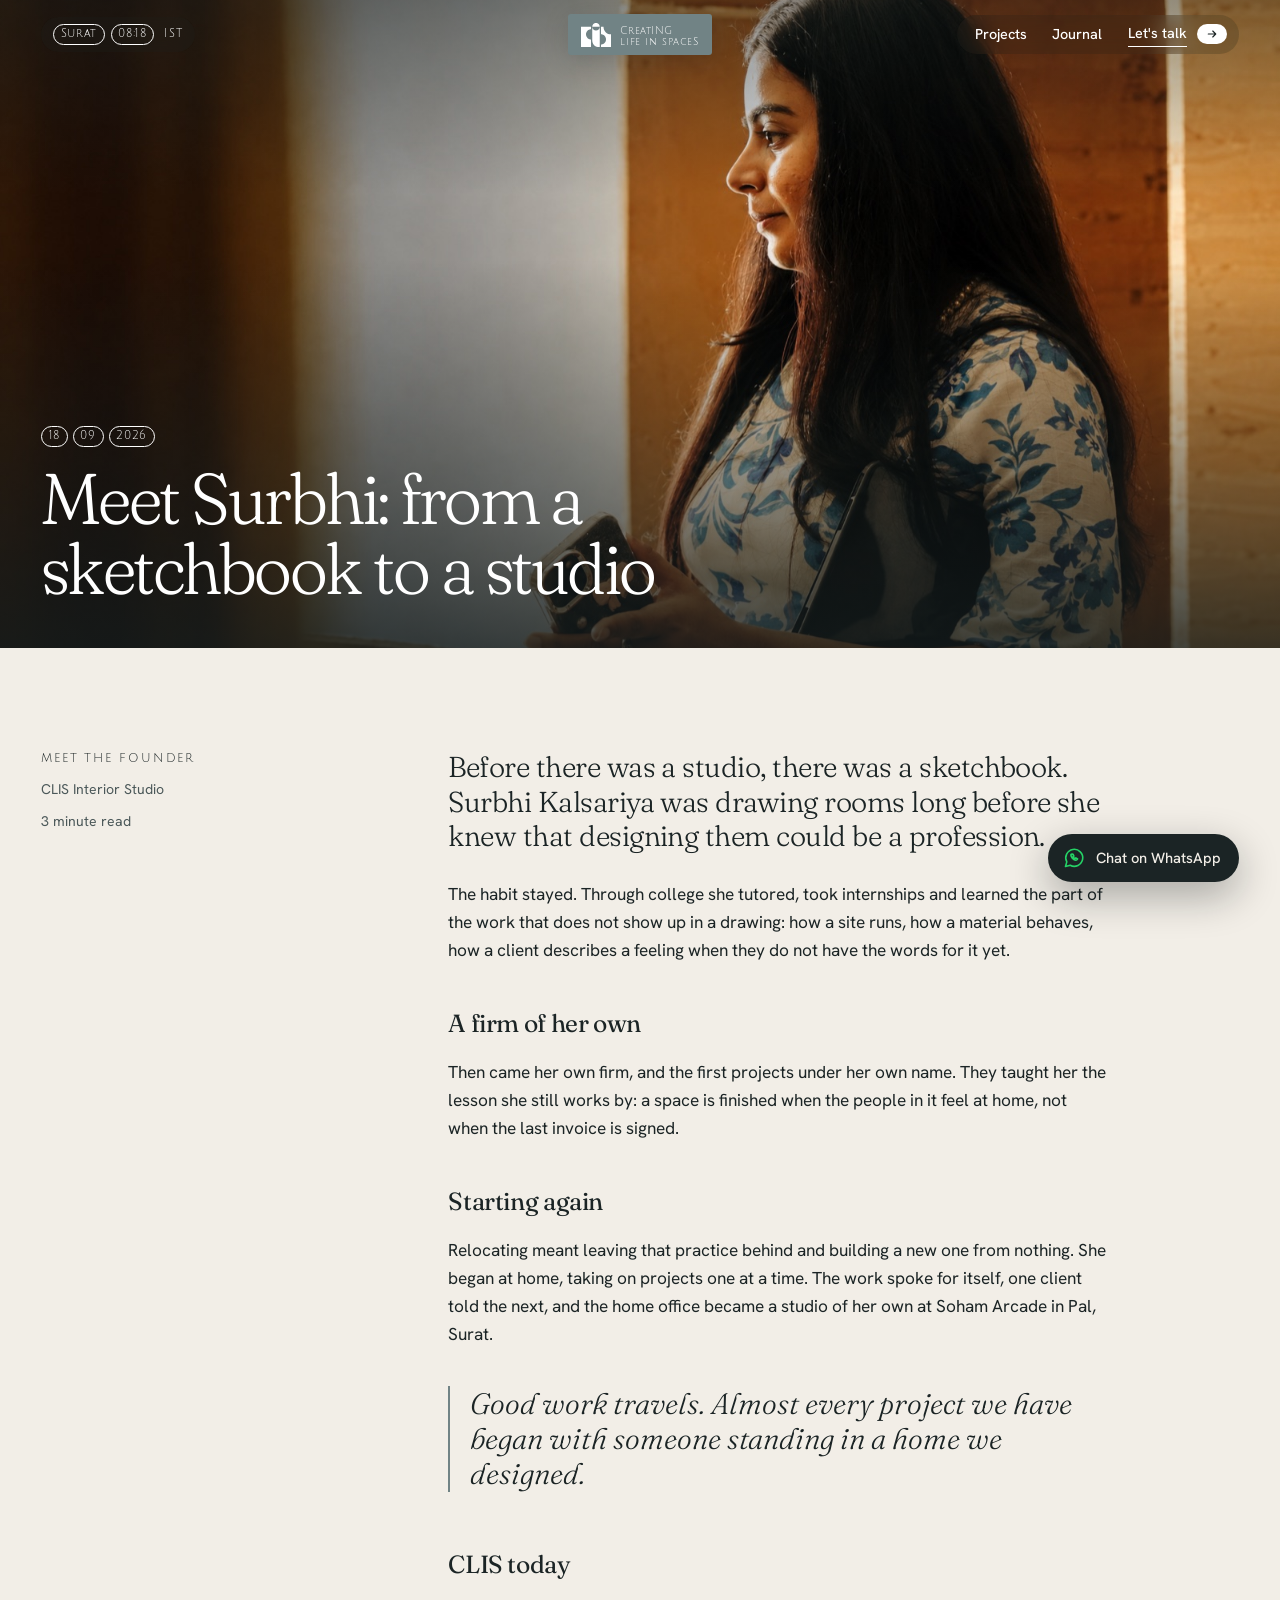
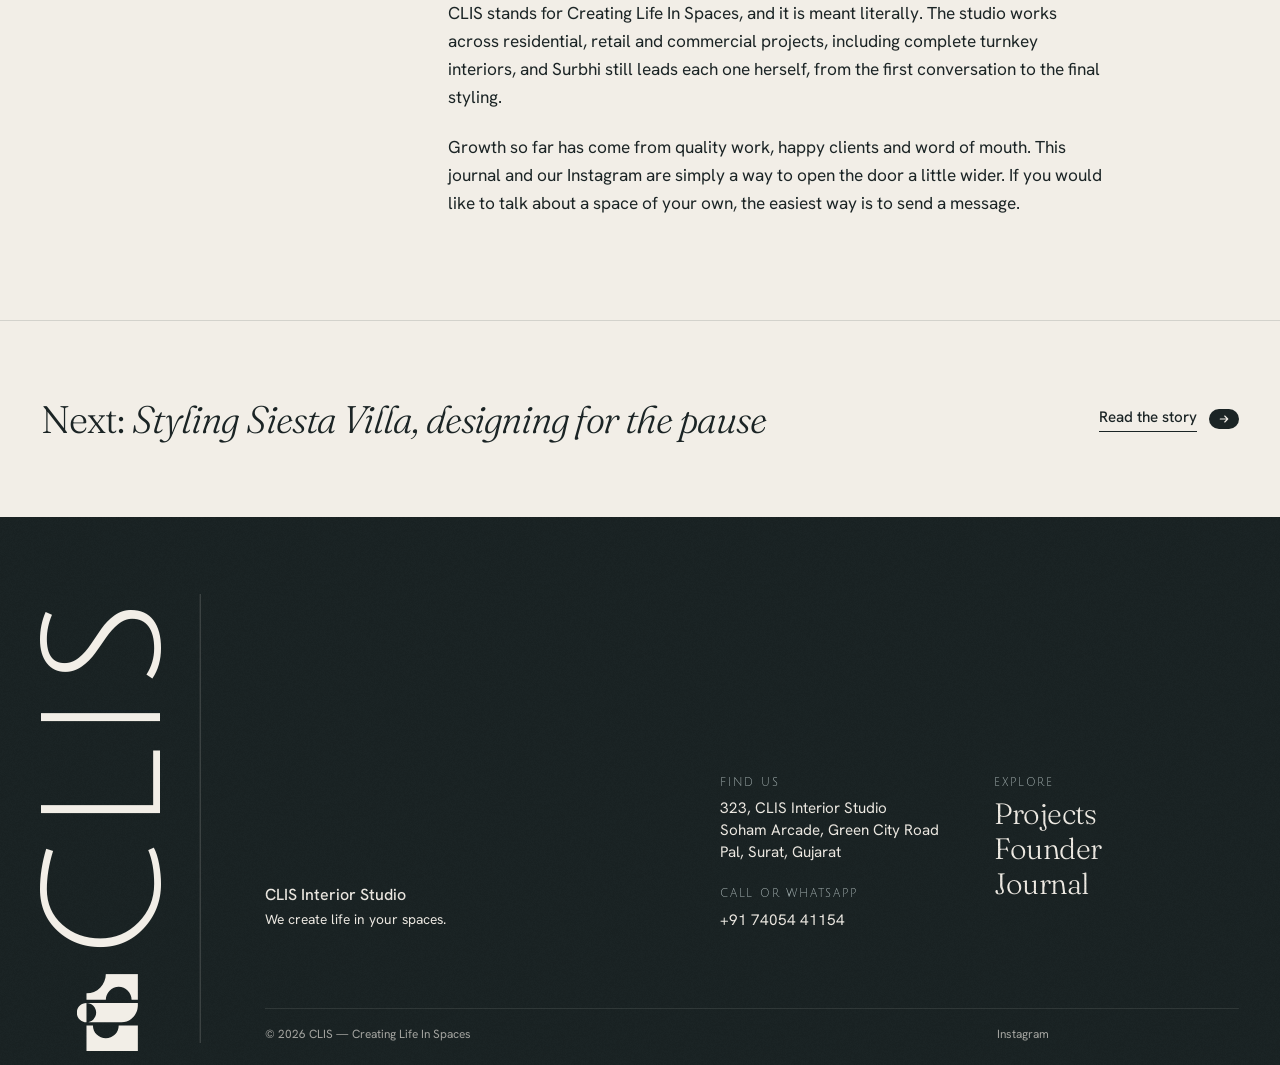
<file: journal/meet-surbhi.html>
<!doctype html>
<html lang="en-IN">
<head>
  <meta charset="utf-8">
  <meta name="viewport" content="width=device-width, initial-scale=1, viewport-fit=cover">
  <title>Meet Surbhi: from a sketchbook to a studio | CLIS Journal</title>
  <meta name="description" content="The story of Surbhi Kalsariya, founder and interior designer at CLIS, and how the studio came to be.">
  <meta name="theme-color" content="#718385">
  <link rel="canonical" href="https://clis.work/journal/meet-surbhi.html">
  <meta name="robots" content="index, follow, max-image-preview:large">
  <meta property="og:type" content="article">
  <meta property="og:site_name" content="CLIS — Creating Life In Spaces">
  <meta property="og:locale" content="en_IN">
  <meta property="og:url" content="https://clis.work/journal/meet-surbhi.html">
  <meta property="og:title" content="Meet Surbhi: from a sketchbook to a studio">
  <meta property="og:description" content="The story of Surbhi Kalsariya, founder and interior designer at CLIS, and how the studio came to be.">
  <meta property="og:image" content="https://clis.work/assets/img/journal-surbhi.jpg">
  <meta property="og:image:width" content="1600">
  <meta property="og:image:height" content="1062">
  <meta property="article:published_time" content="2026-09-18">
  <meta name="twitter:card" content="summary_large_image">
  <meta name="twitter:title" content="Meet Surbhi: from a sketchbook to a studio">
  <meta name="twitter:description" content="The story of Surbhi Kalsariya, founder and interior designer at CLIS, and how the studio came to be.">
  <meta name="twitter:image" content="https://clis.work/assets/img/journal-surbhi.jpg">
  <link rel="icon" href="/favicon.ico" sizes="any">
  <link rel="icon" href="/assets/brand/favicon.svg" type="image/svg+xml">
  <link rel="apple-touch-icon" href="/assets/icons/apple-touch-icon.png">
  <link rel="manifest" href="/site.webmanifest">
  <script type="application/ld+json">
  {
    "@context": "https://schema.org",
    "@graph": [
      {
        "@type": "Article",
        "headline": "Meet Surbhi: from a sketchbook to a studio",
        "description": "The story of Surbhi Kalsariya, founder and interior designer at CLIS, and how the studio came to be.",
        "image": "https://clis.work/assets/img/journal-surbhi.jpg",
        "datePublished": "2026-09-18",
        "dateModified": "2026-09-18",
        "inLanguage": "en-IN",
        "mainEntityOfPage": "https://clis.work/journal/meet-surbhi.html",
        "author": { "@type": "Organization", "name": "CLIS Interior Studio", "url": "https://clis.work/" },
        "publisher": { "@type": "Organization", "name": "CLIS — Creating Life In Spaces", "logo": { "@type": "ImageObject", "url": "https://clis.work/assets/icons/icon-512.png" } }
      },
      {
        "@type": "BreadcrumbList",
        "itemListElement": [
          { "@type": "ListItem", "position": 1, "name": "CLIS", "item": "https://clis.work/" },
          { "@type": "ListItem", "position": 2, "name": "Journal", "item": "https://clis.work/#journal" },
          { "@type": "ListItem", "position": 3, "name": "Meet Surbhi: from a sketchbook to a studio", "item": "https://clis.work/journal/meet-surbhi.html" }
        ]
      }
    ]
  }
  </script>
  <link rel="preconnect" href="https://fonts.googleapis.com">
  <link rel="preconnect" href="https://fonts.gstatic.com" crossorigin>
  <link href="https://fonts.googleapis.com/css2?family=Fraunces:ital,opsz,wght,SOFT@0,9..144,300..500,0..100;1,9..144,300..500,0..100&family=Hanken+Grotesk:wght@300..600&family=Julius+Sans+One&display=swap" rel="stylesheet">
  <link rel="stylesheet" href="../css/style.css">
  <style>.curtain{display:none}</style>
</head>
<body>
  <header class="site-header" data-header>
    <div class="site-header__left"><span class="pill">Surat</span><span class="pill" data-clock>--:--</span><span class="site-header__tz">IST</span></div>
    <a class="logo-chip" href="../" aria-label="CLIS home"><span class="mark"></span><span class="wordmark wordmark--sm">Creat<b>ING</b><br>life in space<b>S</b></span></a>
    <nav class="site-header__right" aria-label="Primary">
      <a class="nav-link" href="../#projects">Projects</a>
      <a class="nav-link" href="../#journal">Journal</a>
      <a class="talk" href="https://wa.me/917405441154?text=Hi%20CLIS%2C%20I%27d%20like%20to%20talk%20about%20my%20space." target="_blank" rel="noopener"><span>Let's talk</span><span class="talk__dot" aria-hidden="true"><svg viewBox="0 0 16 16" fill="none" stroke="currentColor" stroke-width="1.5" stroke-linecap="round" stroke-linejoin="round"><path d="M3 8h10M9 4l4 4-4 4"/></svg></span></a>
    </nav>
  </header>

  <main>
    <section class="article-hero" data-theme="dark">
      <img src="../assets/img/journal-surbhi.jpg" alt="Surbhi on a site visit, standing by an arched doorway">
      <div class="article-hero__inner">
        <div class="post__date"><span class="pill">18</span><span class="pill">09</span><span class="pill">2026</span></div>
        <h1>Meet Surbhi: from a sketchbook to a studio</h1>
      </div>
    </section>

    <article class="article" data-theme="light">
      <aside class="article__aside">
        <span class="eyebrow">Meet the founder</span>
        <span>CLIS Interior Studio</span>
        <span>3 minute read</span>
      </aside>
      <div class="article__body">
        <p class="lede">Before there was a studio, there was a sketchbook. Surbhi Kalsariya was drawing rooms long before she knew that designing them could be a profession.</p>
        <p>The habit stayed. Through college she tutored, took internships and learned the part of the work that does not show up in a drawing: how a site runs, how a material behaves, how a client describes a feeling when they do not have the words for it yet.</p>
        <h2>A firm of her own</h2>
        <p>Then came her own firm, and the first projects under her own name. They taught her the lesson she still works by: a space is finished when the people in it feel at home, not when the last invoice is signed.</p>
        <h2>Starting again</h2>
        <p>Relocating meant leaving that practice behind and building a new one from nothing. She began at home, taking on projects one at a time. The work spoke for itself, one client told the next, and the home office became a studio of her own at Soham Arcade in Pal, Surat.</p>
        <blockquote>Good work travels. Almost every project we have began with someone standing in a home we designed.</blockquote>
        <h2>CLIS today</h2>
        <p>CLIS stands for Creating Life In Spaces, and it is meant literally. The studio works across residential, retail and commercial projects, including complete turnkey interiors, and Surbhi still leads each one herself, from the first conversation to the final styling.</p>
        <p>Growth so far has come from quality work, happy clients and word of mouth. This journal and our Instagram are simply a way to open the door a little wider. If you would like to talk about a space of your own, the easiest way is to send a message.</p>
      </div>
    </article>

    <section class="article__more" data-theme="light">
      <p>Next: <em>Styling Siesta Villa, designing for the pause</em></p>
      <a class="link" href="styling-siesta-villa.html"><span>Read the story</span><span class="link__dot" aria-hidden="true"><svg viewBox="0 0 16 16" fill="none" stroke="currentColor" stroke-width="1.5" stroke-linecap="round" stroke-linejoin="round"><path d="M3 8h10M9 4l4 4-4 4"/></svg></span></a>
    </section>
  </main>

  <footer class="footer" data-theme="dark">
    <div class="footer__brand" aria-hidden="true"><span class="mark mark--lg"></span><span class="footer__word">CLIS</span></div>
    <div class="footer__main">
      <div class="footer__meter"><p><strong>CLIS Interior Studio</strong><span>We create life in your spaces.</span></p></div>
      <div class="footer__cols">
        <div>
          <h4>Find us</h4>
          <address>323, CLIS Interior Studio<br>Soham Arcade, Green City Road<br>Pal, Surat, Gujarat</address>
          <h4>Call or WhatsApp</h4>
          <p><a href="tel:+917405441154">+91 74054 41154</a></p>
        </div>
        <div>
          <h4>Explore</h4>
          <ul class="footer__nav"><li><a href="../#projects">Projects</a></li><li><a href="../#founder">Founder</a></li><li><a href="../#journal">Journal</a></li></ul>
        </div>
      </div>
    </div>
    <div class="footer__base"><span>© 2026 CLIS — Creating Life In Spaces</span><span><a href="https://www.instagram.com/creatinglifeinspaces/" target="_blank" rel="noopener">Instagram</a></span></div>
  </footer>

  <a class="wa-float is-visible" href="https://wa.me/917405441154?text=Hi%20CLIS%2C%20I%27d%20like%20to%20talk%20about%20my%20space." target="_blank" rel="noopener" aria-label="Chat with CLIS on WhatsApp">
    <svg viewBox="0 0 24 24" fill="none" stroke="currentColor" stroke-width="1.6" stroke-linecap="round" stroke-linejoin="round" aria-hidden="true"><path d="M3.5 20.5l1.3-4.6A8.5 8.5 0 1 1 8.2 19.3z"/><path d="M9 8.2c-.4.9-.2 2.300 1.300 3.900s3.100 2.300 4.100 2c.6-.2 1.100-.7 1.200-1.200l-1.700-1-.9.8c-.7-.3-1.500-1.100-1.900-1.800l.8-.9-.9-1.800c-.6-.1-1.600.2-2 1z"/></svg>
    <span>Chat on WhatsApp</span>
  </a>
  <script src="../js/main.js" defer></script>
</body>
</html>
</file>
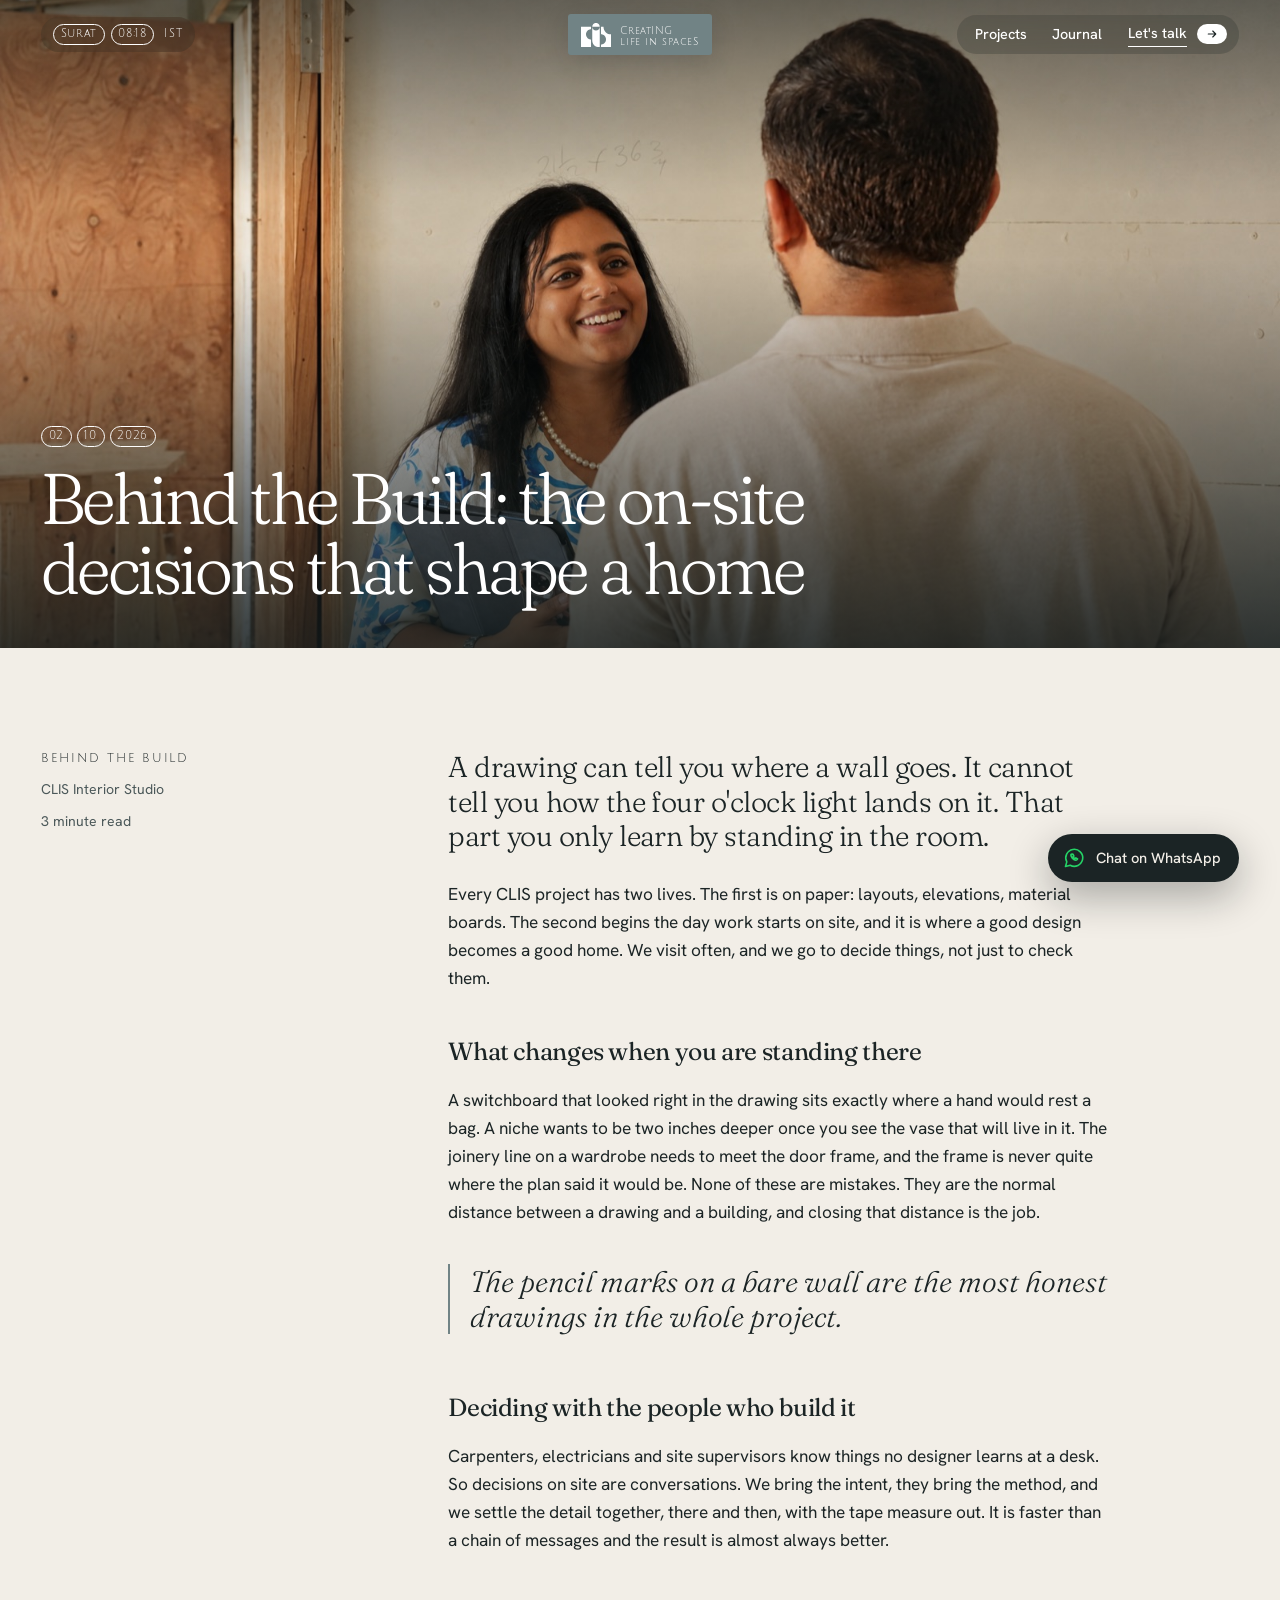
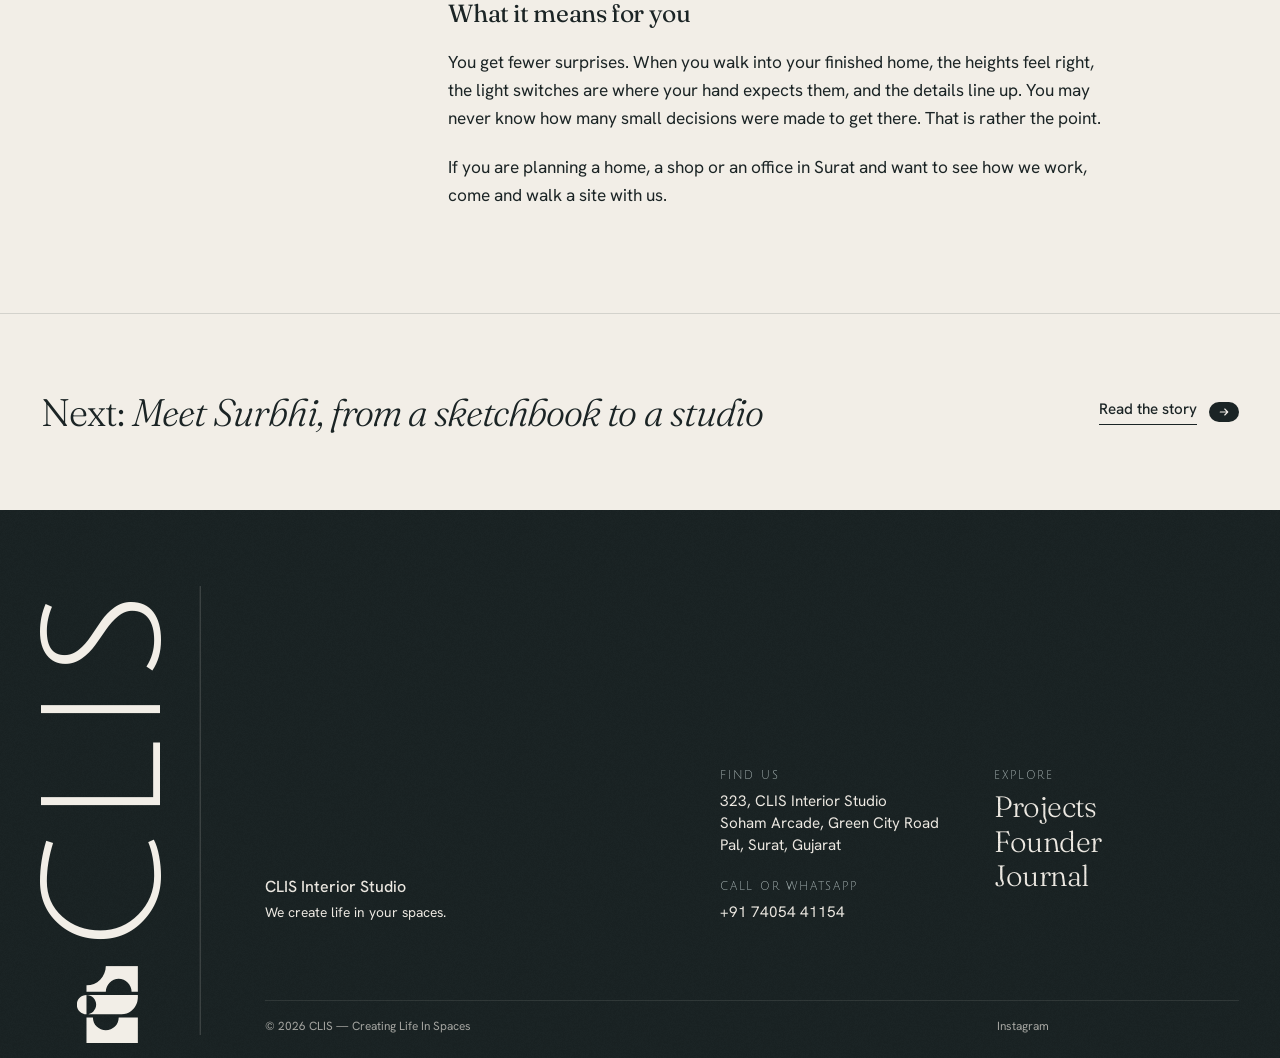
<file: journal/on-site-decisions.html>
<!doctype html>
<html lang="en-IN">
<head>
  <meta charset="utf-8">
  <meta name="viewport" content="width=device-width, initial-scale=1, viewport-fit=cover">
  <title>Behind the Build: the on-site decisions that shape a home | CLIS Journal</title>
  <meta name="description" content="Why the most important design decisions at CLIS are made standing in the room, not at a desk.">
  <meta name="theme-color" content="#718385">
  <link rel="canonical" href="https://clis.work/journal/on-site-decisions.html">
  <meta name="robots" content="index, follow, max-image-preview:large">
  <meta property="og:type" content="article">
  <meta property="og:site_name" content="CLIS — Creating Life In Spaces">
  <meta property="og:locale" content="en_IN">
  <meta property="og:url" content="https://clis.work/journal/on-site-decisions.html">
  <meta property="og:title" content="Behind the Build: the on-site decisions that shape a home">
  <meta property="og:description" content="Why the most important design decisions at CLIS are made standing in the room, not at a desk.">
  <meta property="og:image" content="https://clis.work/assets/img/journal-onsite.jpg">
  <meta property="og:image:width" content="1600">
  <meta property="og:image:height" content="1062">
  <meta property="article:published_time" content="2026-10-02">
  <meta name="twitter:card" content="summary_large_image">
  <meta name="twitter:title" content="Behind the Build: the on-site decisions that shape a home">
  <meta name="twitter:description" content="Why the most important design decisions at CLIS are made standing in the room, not at a desk.">
  <meta name="twitter:image" content="https://clis.work/assets/img/journal-onsite.jpg">
  <link rel="icon" href="/favicon.ico" sizes="any">
  <link rel="icon" href="/assets/brand/favicon.svg" type="image/svg+xml">
  <link rel="apple-touch-icon" href="/assets/icons/apple-touch-icon.png">
  <link rel="manifest" href="/site.webmanifest">
  <script type="application/ld+json">
  {
    "@context": "https://schema.org",
    "@graph": [
      {
        "@type": "Article",
        "headline": "Behind the Build: the on-site decisions that shape a home",
        "description": "Why the most important design decisions at CLIS are made standing in the room, not at a desk.",
        "image": "https://clis.work/assets/img/journal-onsite.jpg",
        "datePublished": "2026-10-02",
        "dateModified": "2026-10-02",
        "inLanguage": "en-IN",
        "mainEntityOfPage": "https://clis.work/journal/on-site-decisions.html",
        "author": { "@type": "Organization", "name": "CLIS Interior Studio", "url": "https://clis.work/" },
        "publisher": { "@type": "Organization", "name": "CLIS — Creating Life In Spaces", "logo": { "@type": "ImageObject", "url": "https://clis.work/assets/icons/icon-512.png" } }
      },
      {
        "@type": "BreadcrumbList",
        "itemListElement": [
          { "@type": "ListItem", "position": 1, "name": "CLIS", "item": "https://clis.work/" },
          { "@type": "ListItem", "position": 2, "name": "Journal", "item": "https://clis.work/#journal" },
          { "@type": "ListItem", "position": 3, "name": "Behind the Build: the on-site decisions that shape a home", "item": "https://clis.work/journal/on-site-decisions.html" }
        ]
      }
    ]
  }
  </script>
  <link rel="preconnect" href="https://fonts.googleapis.com">
  <link rel="preconnect" href="https://fonts.gstatic.com" crossorigin>
  <link href="https://fonts.googleapis.com/css2?family=Fraunces:ital,opsz,wght,SOFT@0,9..144,300..500,0..100;1,9..144,300..500,0..100&family=Hanken+Grotesk:wght@300..600&family=Julius+Sans+One&display=swap" rel="stylesheet">
  <link rel="stylesheet" href="../css/style.css">
  <style>.curtain{display:none}</style>
</head>
<body>
  <header class="site-header" data-header>
    <div class="site-header__left"><span class="pill">Surat</span><span class="pill" data-clock>--:--</span><span class="site-header__tz">IST</span></div>
    <a class="logo-chip" href="../" aria-label="CLIS home"><span class="mark"></span><span class="wordmark wordmark--sm">Creat<b>ING</b><br>life in space<b>S</b></span></a>
    <nav class="site-header__right" aria-label="Primary">
      <a class="nav-link" href="../#projects">Projects</a>
      <a class="nav-link" href="../#journal">Journal</a>
      <a class="talk" href="https://wa.me/917405441154?text=Hi%20CLIS%2C%20I%27d%20like%20to%20talk%20about%20my%20space." target="_blank" rel="noopener"><span>Let's talk</span><span class="talk__dot" aria-hidden="true"><svg viewBox="0 0 16 16" fill="none" stroke="currentColor" stroke-width="1.5" stroke-linecap="round" stroke-linejoin="round"><path d="M3 8h10M9 4l4 4-4 4"/></svg></span></a>
    </nav>
  </header>

  <main>
    <section class="article-hero" data-theme="dark">
      <img src="../assets/img/journal-onsite.jpg" alt="Surbhi talking with a contractor on a raw site">
      <div class="article-hero__inner">
        <div class="post__date"><span class="pill">02</span><span class="pill">10</span><span class="pill">2026</span></div>
        <h1>Behind the Build: the on-site decisions that shape a home</h1>
      </div>
    </section>

    <article class="article" data-theme="light">
      <aside class="article__aside">
        <span class="eyebrow">Behind the Build</span>
        <span>CLIS Interior Studio</span>
        <span>3 minute read</span>
      </aside>
      <div class="article__body">
        <p class="lede">A drawing can tell you where a wall goes. It cannot tell you how the four o'clock light lands on it. That part you only learn by standing in the room.</p>
        <p>Every CLIS project has two lives. The first is on paper: layouts, elevations, material boards. The second begins the day work starts on site, and it is where a good design becomes a good home. We visit often, and we go to decide things, not just to check them.</p>
        <h2>What changes when you are standing there</h2>
        <p>A switchboard that looked right in the drawing sits exactly where a hand would rest a bag. A niche wants to be two inches deeper once you see the vase that will live in it. The joinery line on a wardrobe needs to meet the door frame, and the frame is never quite where the plan said it would be. None of these are mistakes. They are the normal distance between a drawing and a building, and closing that distance is the job.</p>
        <blockquote>The pencil marks on a bare wall are the most honest drawings in the whole project.</blockquote>
        <h2>Deciding with the people who build it</h2>
        <p>Carpenters, electricians and site supervisors know things no designer learns at a desk. So decisions on site are conversations. We bring the intent, they bring the method, and we settle the detail together, there and then, with the tape measure out. It is faster than a chain of messages and the result is almost always better.</p>
        <h2>What it means for you</h2>
        <p>You get fewer surprises. When you walk into your finished home, the heights feel right, the light switches are where your hand expects them, and the details line up. You may never know how many small decisions were made to get there. That is rather the point.</p>
        <p>If you are planning a home, a shop or an office in Surat and want to see how we work, come and walk a site with us.</p>
      </div>
    </article>

    <section class="article__more" data-theme="light">
      <p>Next: <em>Meet Surbhi, from a sketchbook to a studio</em></p>
      <a class="link" href="meet-surbhi.html"><span>Read the story</span><span class="link__dot" aria-hidden="true"><svg viewBox="0 0 16 16" fill="none" stroke="currentColor" stroke-width="1.5" stroke-linecap="round" stroke-linejoin="round"><path d="M3 8h10M9 4l4 4-4 4"/></svg></span></a>
    </section>
  </main>

  <footer class="footer" data-theme="dark">
    <div class="footer__brand" aria-hidden="true"><span class="mark mark--lg"></span><span class="footer__word">CLIS</span></div>
    <div class="footer__main">
      <div class="footer__meter"><p><strong>CLIS Interior Studio</strong><span>We create life in your spaces.</span></p></div>
      <div class="footer__cols">
        <div>
          <h4>Find us</h4>
          <address>323, CLIS Interior Studio<br>Soham Arcade, Green City Road<br>Pal, Surat, Gujarat</address>
          <h4>Call or WhatsApp</h4>
          <p><a href="tel:+917405441154">+91 74054 41154</a></p>
        </div>
        <div>
          <h4>Explore</h4>
          <ul class="footer__nav"><li><a href="../#projects">Projects</a></li><li><a href="../#founder">Founder</a></li><li><a href="../#journal">Journal</a></li></ul>
        </div>
      </div>
    </div>
    <div class="footer__base"><span>© 2026 CLIS — Creating Life In Spaces</span><span><a href="https://www.instagram.com/creatinglifeinspaces/" target="_blank" rel="noopener">Instagram</a></span></div>
  </footer>

  <a class="wa-float is-visible" href="https://wa.me/917405441154?text=Hi%20CLIS%2C%20I%27d%20like%20to%20talk%20about%20my%20space." target="_blank" rel="noopener" aria-label="Chat with CLIS on WhatsApp">
    <svg viewBox="0 0 24 24" fill="none" stroke="currentColor" stroke-width="1.6" stroke-linecap="round" stroke-linejoin="round" aria-hidden="true"><path d="M3.5 20.5l1.3-4.6A8.5 8.5 0 1 1 8.2 19.3z"/><path d="M9 8.2c-.4.9-.2 2.300 1.300 3.900s3.100 2.300 4.100 2c.6-.2 1.100-.7 1.200-1.200l-1.700-1-.9.8c-.7-.3-1.500-1.100-1.900-1.800l.8-.9-.9-1.800c-.6-.1-1.600.2-2 1z"/></svg>
    <span>Chat on WhatsApp</span>
  </a>
  <script src="../js/main.js" defer></script>
</body>
</html>
</file>
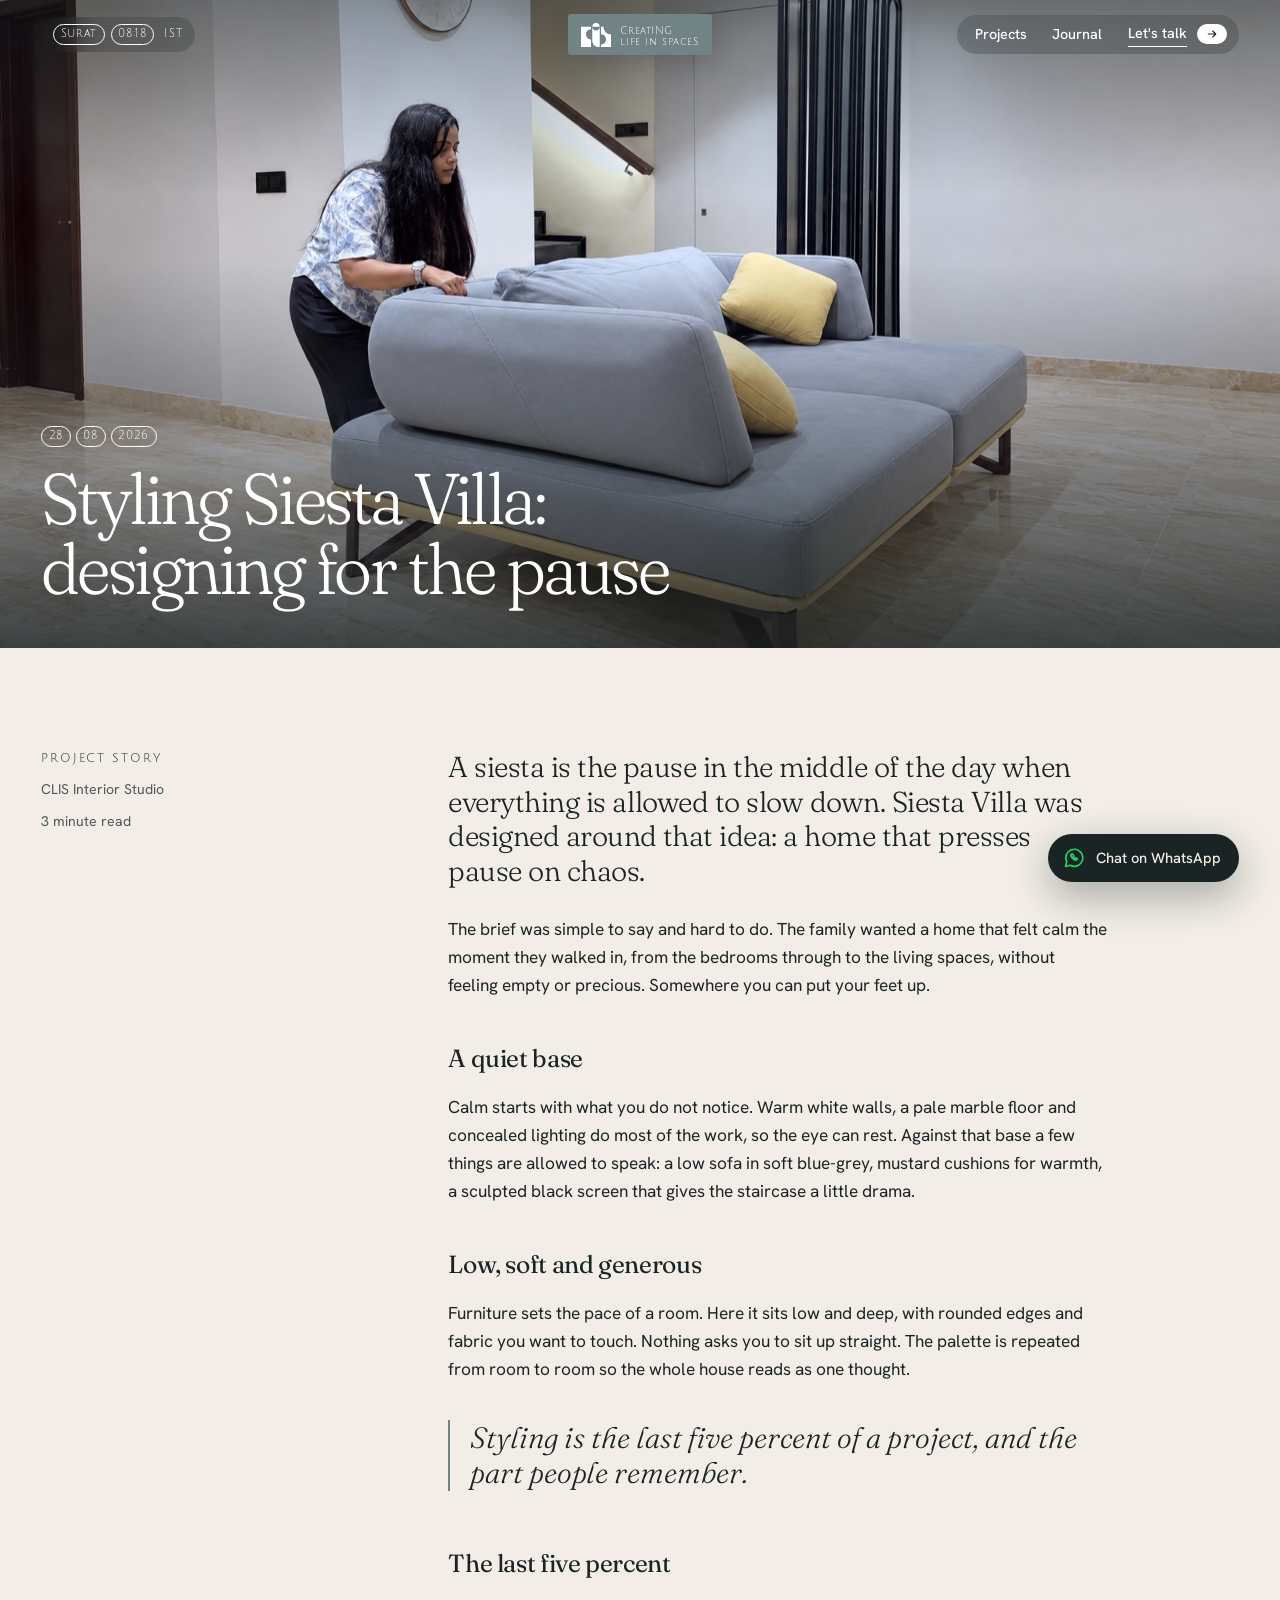
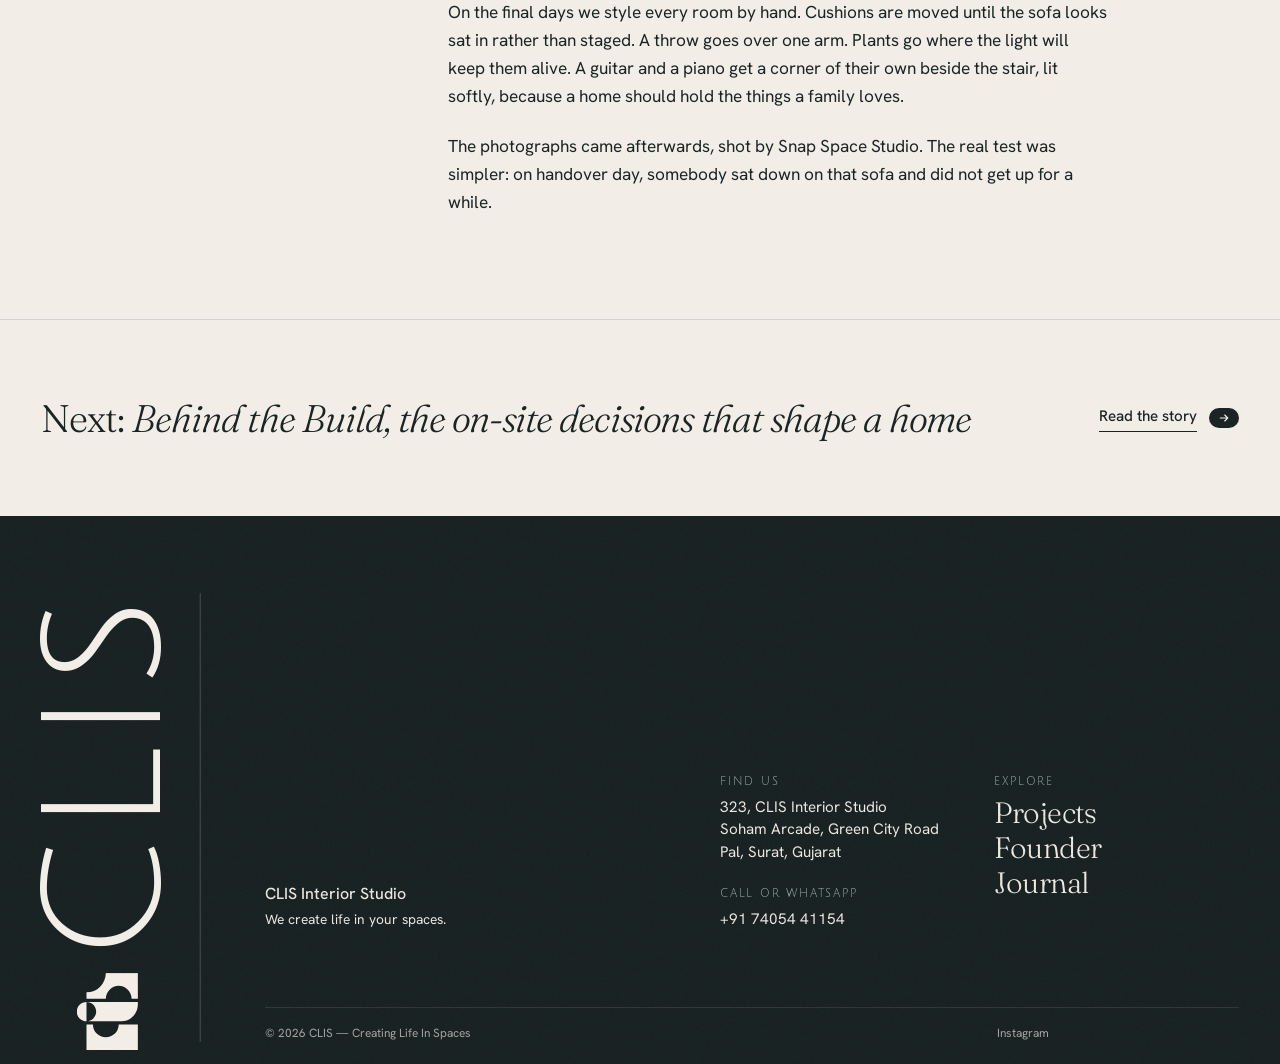
<file: journal/styling-siesta-villa.html>
<!doctype html>
<html lang="en-IN">
<head>
  <meta charset="utf-8">
  <meta name="viewport" content="width=device-width, initial-scale=1, viewport-fit=cover">
  <title>Styling Siesta Villa: designing for the pause | CLIS Journal</title>
  <meta name="description" content="How CLIS styled Siesta Villa around the Spanish idea of the siesta: slower afternoons, softer light, room to breathe.">
  <meta name="theme-color" content="#718385">
  <link rel="canonical" href="https://clis.work/journal/styling-siesta-villa.html">
  <meta name="robots" content="index, follow, max-image-preview:large">
  <meta property="og:type" content="article">
  <meta property="og:site_name" content="CLIS — Creating Life In Spaces">
  <meta property="og:locale" content="en_IN">
  <meta property="og:url" content="https://clis.work/journal/styling-siesta-villa.html">
  <meta property="og:title" content="Styling Siesta Villa: designing for the pause">
  <meta property="og:description" content="How CLIS styled Siesta Villa around the Spanish idea of the siesta: slower afternoons, softer light, room to breathe.">
  <meta property="og:image" content="https://clis.work/assets/img/journal-styling.jpg">
  <meta property="og:image:width" content="1600">
  <meta property="og:image:height" content="1062">
  <meta property="article:published_time" content="2026-08-28">
  <meta name="twitter:card" content="summary_large_image">
  <meta name="twitter:title" content="Styling Siesta Villa: designing for the pause">
  <meta name="twitter:description" content="How CLIS styled Siesta Villa around the Spanish idea of the siesta: slower afternoons, softer light, room to breathe.">
  <meta name="twitter:image" content="https://clis.work/assets/img/journal-styling.jpg">
  <link rel="icon" href="/favicon.ico" sizes="any">
  <link rel="icon" href="/assets/brand/favicon.svg" type="image/svg+xml">
  <link rel="apple-touch-icon" href="/assets/icons/apple-touch-icon.png">
  <link rel="manifest" href="/site.webmanifest">
  <script type="application/ld+json">
  {
    "@context": "https://schema.org",
    "@graph": [
      {
        "@type": "Article",
        "headline": "Styling Siesta Villa: designing for the pause",
        "description": "How CLIS styled Siesta Villa around the Spanish idea of the siesta: slower afternoons, softer light, room to breathe.",
        "image": "https://clis.work/assets/img/journal-styling.jpg",
        "datePublished": "2026-08-28",
        "dateModified": "2026-08-28",
        "inLanguage": "en-IN",
        "mainEntityOfPage": "https://clis.work/journal/styling-siesta-villa.html",
        "author": { "@type": "Organization", "name": "CLIS Interior Studio", "url": "https://clis.work/" },
        "publisher": { "@type": "Organization", "name": "CLIS — Creating Life In Spaces", "logo": { "@type": "ImageObject", "url": "https://clis.work/assets/icons/icon-512.png" } }
      },
      {
        "@type": "BreadcrumbList",
        "itemListElement": [
          { "@type": "ListItem", "position": 1, "name": "CLIS", "item": "https://clis.work/" },
          { "@type": "ListItem", "position": 2, "name": "Journal", "item": "https://clis.work/#journal" },
          { "@type": "ListItem", "position": 3, "name": "Styling Siesta Villa: designing for the pause", "item": "https://clis.work/journal/styling-siesta-villa.html" }
        ]
      }
    ]
  }
  </script>
  <link rel="preconnect" href="https://fonts.googleapis.com">
  <link rel="preconnect" href="https://fonts.gstatic.com" crossorigin>
  <link href="https://fonts.googleapis.com/css2?family=Fraunces:ital,opsz,wght,SOFT@0,9..144,300..500,0..100;1,9..144,300..500,0..100&family=Hanken+Grotesk:wght@300..600&family=Julius+Sans+One&display=swap" rel="stylesheet">
  <link rel="stylesheet" href="../css/style.css">
  <style>.curtain{display:none}</style>
</head>
<body>
  <header class="site-header" data-header>
    <div class="site-header__left"><span class="pill">Surat</span><span class="pill" data-clock>--:--</span><span class="site-header__tz">IST</span></div>
    <a class="logo-chip" href="../" aria-label="CLIS home"><span class="mark"></span><span class="wordmark wordmark--sm">Creat<b>ING</b><br>life in space<b>S</b></span></a>
    <nav class="site-header__right" aria-label="Primary">
      <a class="nav-link" href="../#projects">Projects</a>
      <a class="nav-link" href="../#journal">Journal</a>
      <a class="talk" href="https://wa.me/917405441154?text=Hi%20CLIS%2C%20I%27d%20like%20to%20talk%20about%20my%20space." target="_blank" rel="noopener"><span>Let's talk</span><span class="talk__dot" aria-hidden="true"><svg viewBox="0 0 16 16" fill="none" stroke="currentColor" stroke-width="1.5" stroke-linecap="round" stroke-linejoin="round"><path d="M3 8h10M9 4l4 4-4 4"/></svg></span></a>
    </nav>
  </header>

  <main>
    <section class="article-hero" data-theme="dark">
      <img src="../assets/img/journal-styling.jpg" alt="Surbhi arranging cushions on a sofa at Siesta Villa">
      <div class="article-hero__inner">
        <div class="post__date"><span class="pill">28</span><span class="pill">08</span><span class="pill">2026</span></div>
        <h1>Styling Siesta Villa: designing for the pause</h1>
      </div>
    </section>

    <article class="article" data-theme="light">
      <aside class="article__aside">
        <span class="eyebrow">Project story</span>
        <span>CLIS Interior Studio</span>
        <span>3 minute read</span>
      </aside>
      <div class="article__body">
        <p class="lede">A siesta is the pause in the middle of the day when everything is allowed to slow down. Siesta Villa was designed around that idea: a home that presses pause on chaos.</p>
        <p>The brief was simple to say and hard to do. The family wanted a home that felt calm the moment they walked in, from the bedrooms through to the living spaces, without feeling empty or precious. Somewhere you can put your feet up.</p>
        <h2>A quiet base</h2>
        <p>Calm starts with what you do not notice. Warm white walls, a pale marble floor and concealed lighting do most of the work, so the eye can rest. Against that base a few things are allowed to speak: a low sofa in soft blue-grey, mustard cushions for warmth, a sculpted black screen that gives the staircase a little drama.</p>
        <h2>Low, soft and generous</h2>
        <p>Furniture sets the pace of a room. Here it sits low and deep, with rounded edges and fabric you want to touch. Nothing asks you to sit up straight. The palette is repeated from room to room so the whole house reads as one thought.</p>
        <blockquote>Styling is the last five percent of a project, and the part people remember.</blockquote>
        <h2>The last five percent</h2>
        <p>On the final days we style every room by hand. Cushions are moved until the sofa looks sat in rather than staged. A throw goes over one arm. Plants go where the light will keep them alive. A guitar and a piano get a corner of their own beside the stair, lit softly, because a home should hold the things a family loves.</p>
        <p>The photographs came afterwards, shot by Snap Space Studio. The real test was simpler: on handover day, somebody sat down on that sofa and did not get up for a while.</p>
      </div>
    </article>

    <section class="article__more" data-theme="light">
      <p>Next: <em>Behind the Build, the on-site decisions that shape a home</em></p>
      <a class="link" href="on-site-decisions.html"><span>Read the story</span><span class="link__dot" aria-hidden="true"><svg viewBox="0 0 16 16" fill="none" stroke="currentColor" stroke-width="1.5" stroke-linecap="round" stroke-linejoin="round"><path d="M3 8h10M9 4l4 4-4 4"/></svg></span></a>
    </section>
  </main>

  <footer class="footer" data-theme="dark">
    <div class="footer__brand" aria-hidden="true"><span class="mark mark--lg"></span><span class="footer__word">CLIS</span></div>
    <div class="footer__main">
      <div class="footer__meter"><p><strong>CLIS Interior Studio</strong><span>We create life in your spaces.</span></p></div>
      <div class="footer__cols">
        <div>
          <h4>Find us</h4>
          <address>323, CLIS Interior Studio<br>Soham Arcade, Green City Road<br>Pal, Surat, Gujarat</address>
          <h4>Call or WhatsApp</h4>
          <p><a href="tel:+917405441154">+91 74054 41154</a></p>
        </div>
        <div>
          <h4>Explore</h4>
          <ul class="footer__nav"><li><a href="../#projects">Projects</a></li><li><a href="../#founder">Founder</a></li><li><a href="../#journal">Journal</a></li></ul>
        </div>
      </div>
    </div>
    <div class="footer__base"><span>© 2026 CLIS — Creating Life In Spaces</span><span><a href="https://www.instagram.com/creatinglifeinspaces/" target="_blank" rel="noopener">Instagram</a></span></div>
  </footer>

  <a class="wa-float is-visible" href="https://wa.me/917405441154?text=Hi%20CLIS%2C%20I%27d%20like%20to%20talk%20about%20my%20space." target="_blank" rel="noopener" aria-label="Chat with CLIS on WhatsApp">
    <svg viewBox="0 0 24 24" fill="none" stroke="currentColor" stroke-width="1.6" stroke-linecap="round" stroke-linejoin="round" aria-hidden="true"><path d="M3.5 20.5l1.3-4.6A8.5 8.5 0 1 1 8.2 19.3z"/><path d="M9 8.2c-.4.9-.2 2.300 1.300 3.900s3.100 2.300 4.100 2c.6-.2 1.100-.7 1.200-1.200l-1.700-1-.9.8c-.7-.3-1.500-1.100-1.900-1.800l.8-.9-.9-1.800c-.6-.1-1.600.2-2 1z"/></svg>
    <span>Chat on WhatsApp</span>
  </a>
  <script src="../js/main.js" defer></script>
</body>
</html>
</file>
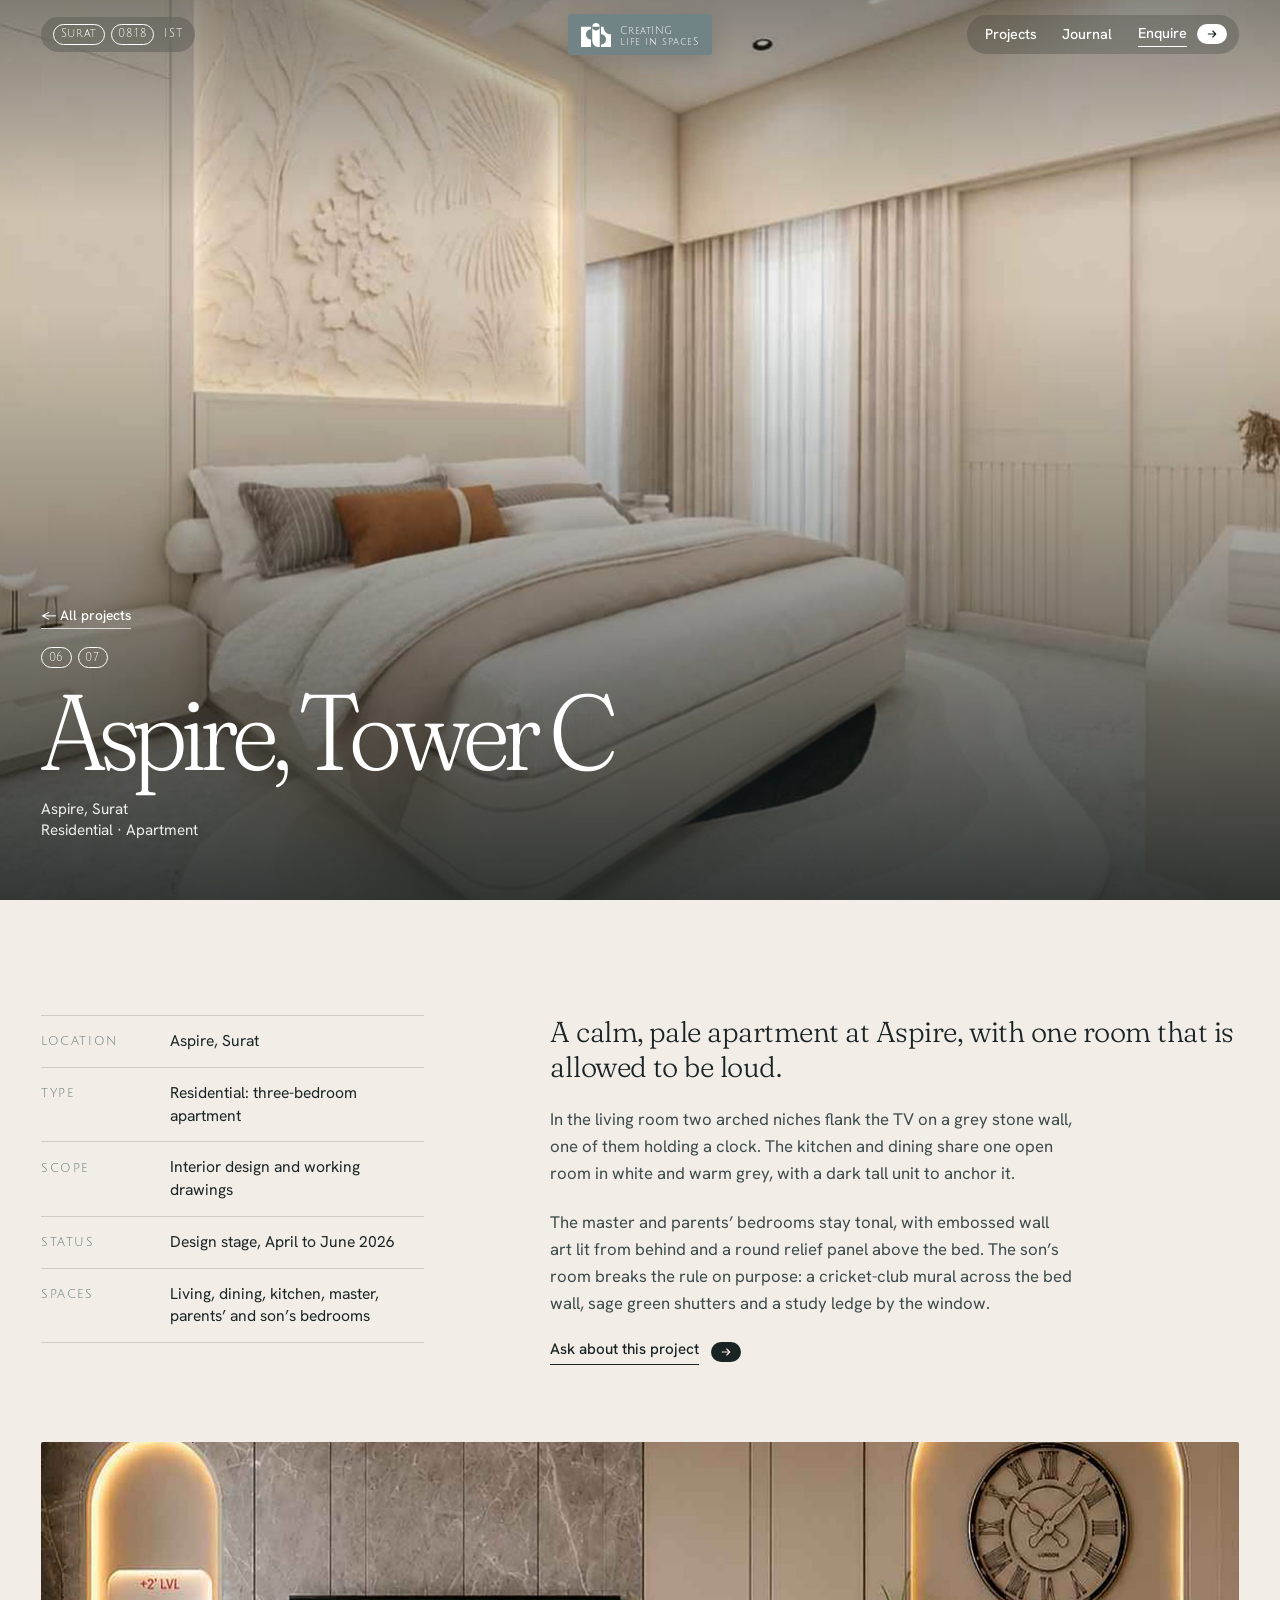
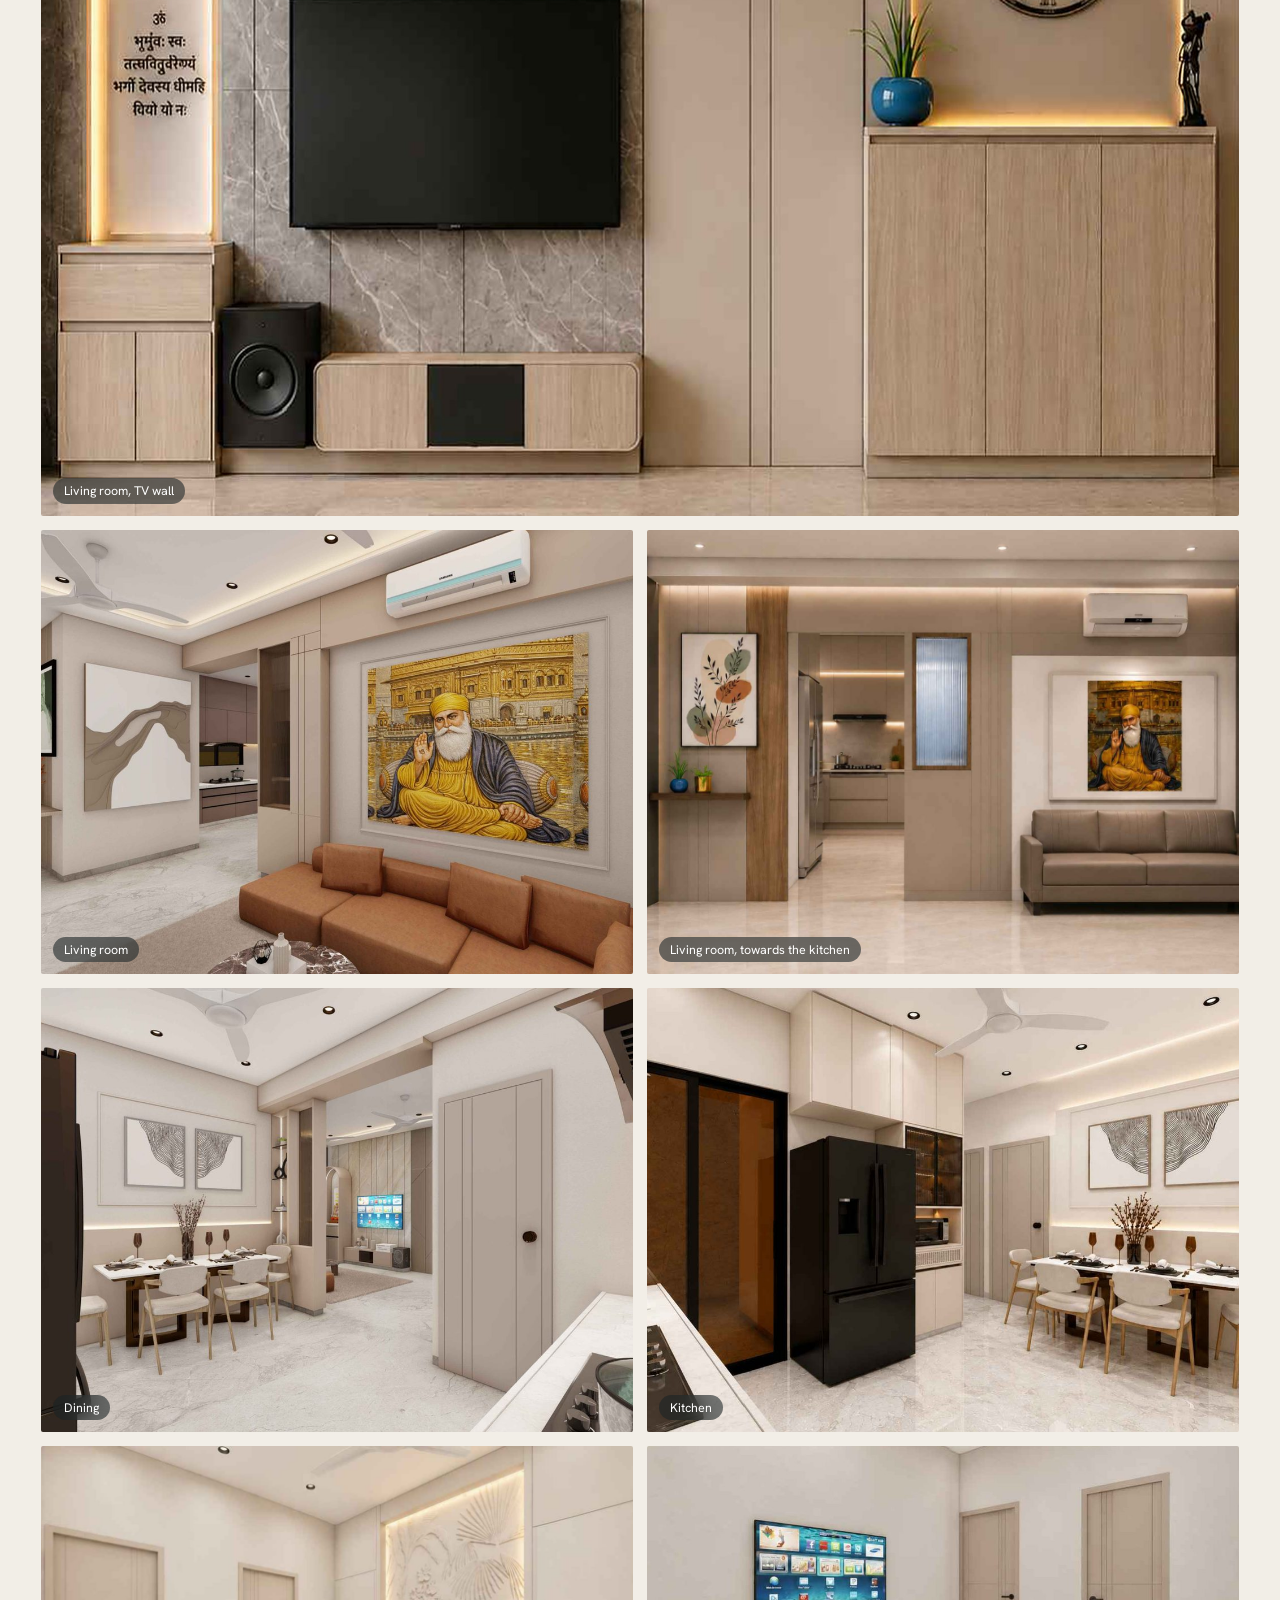
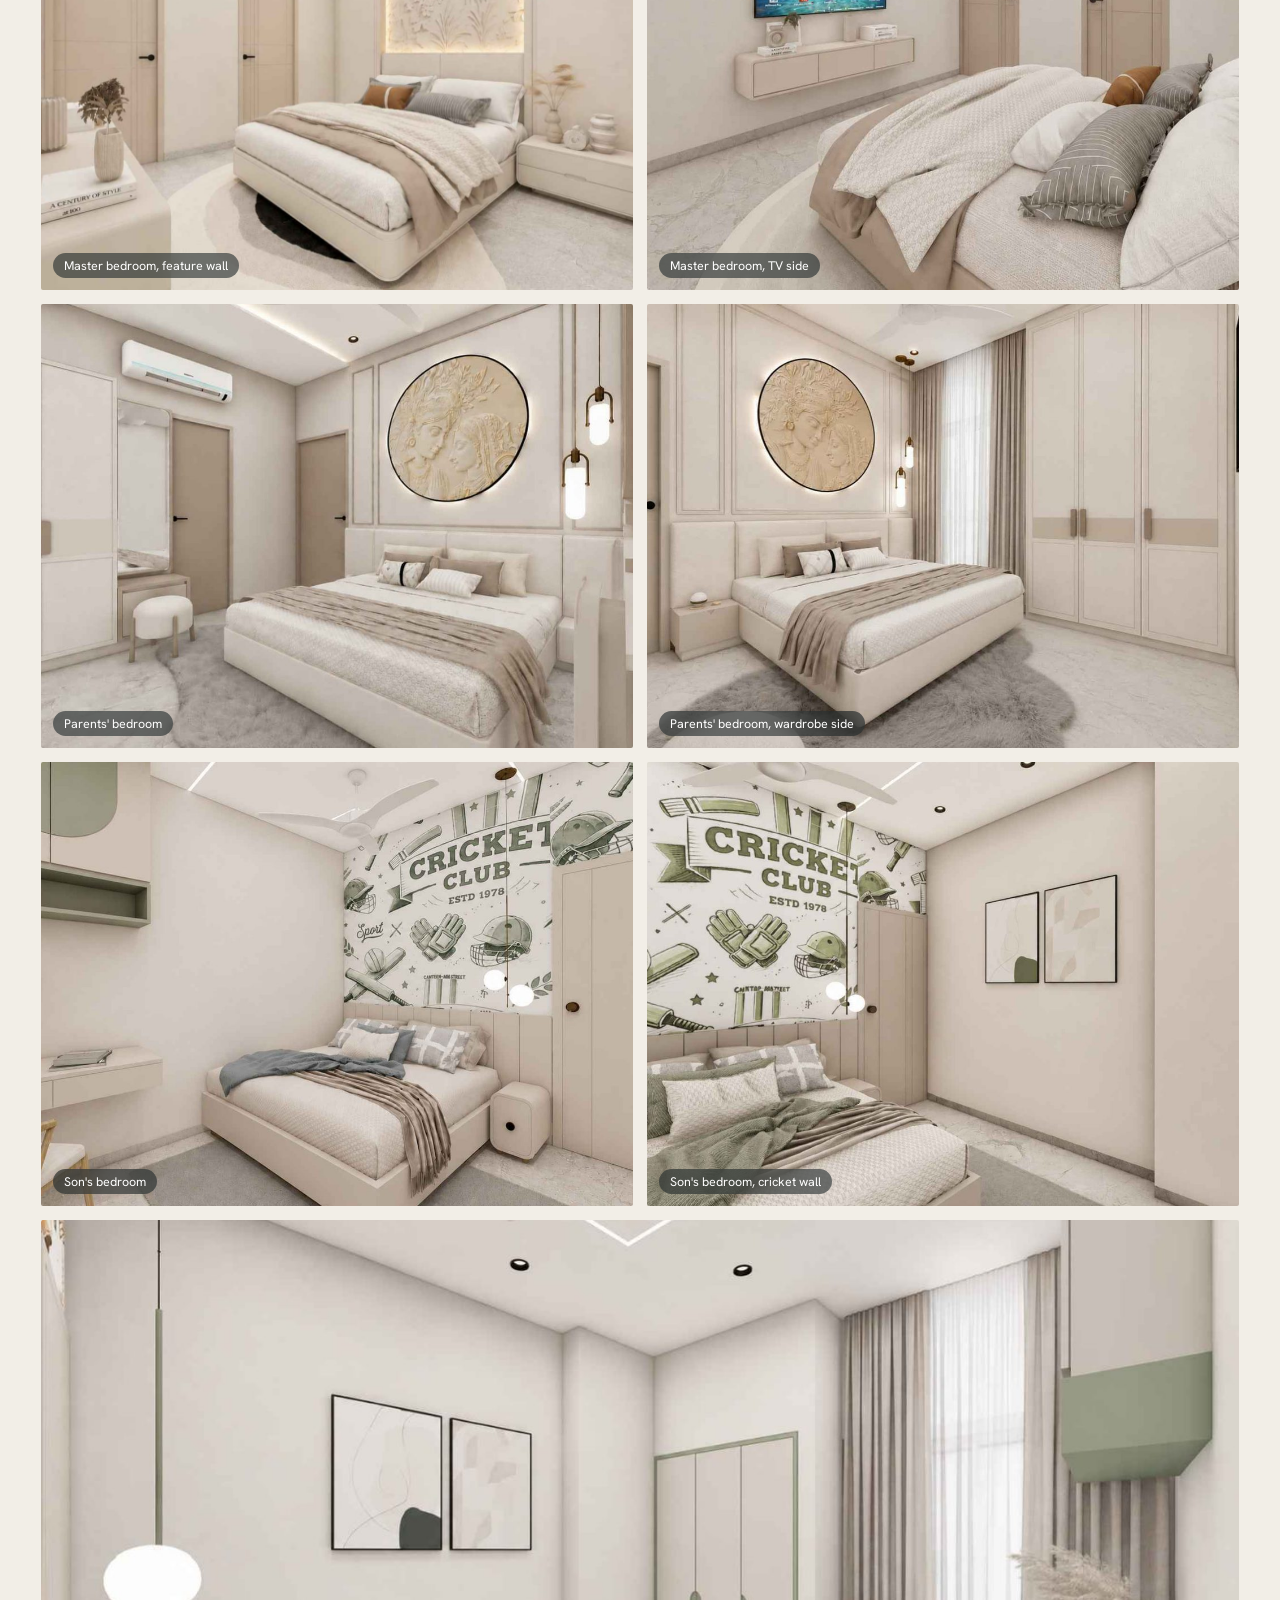
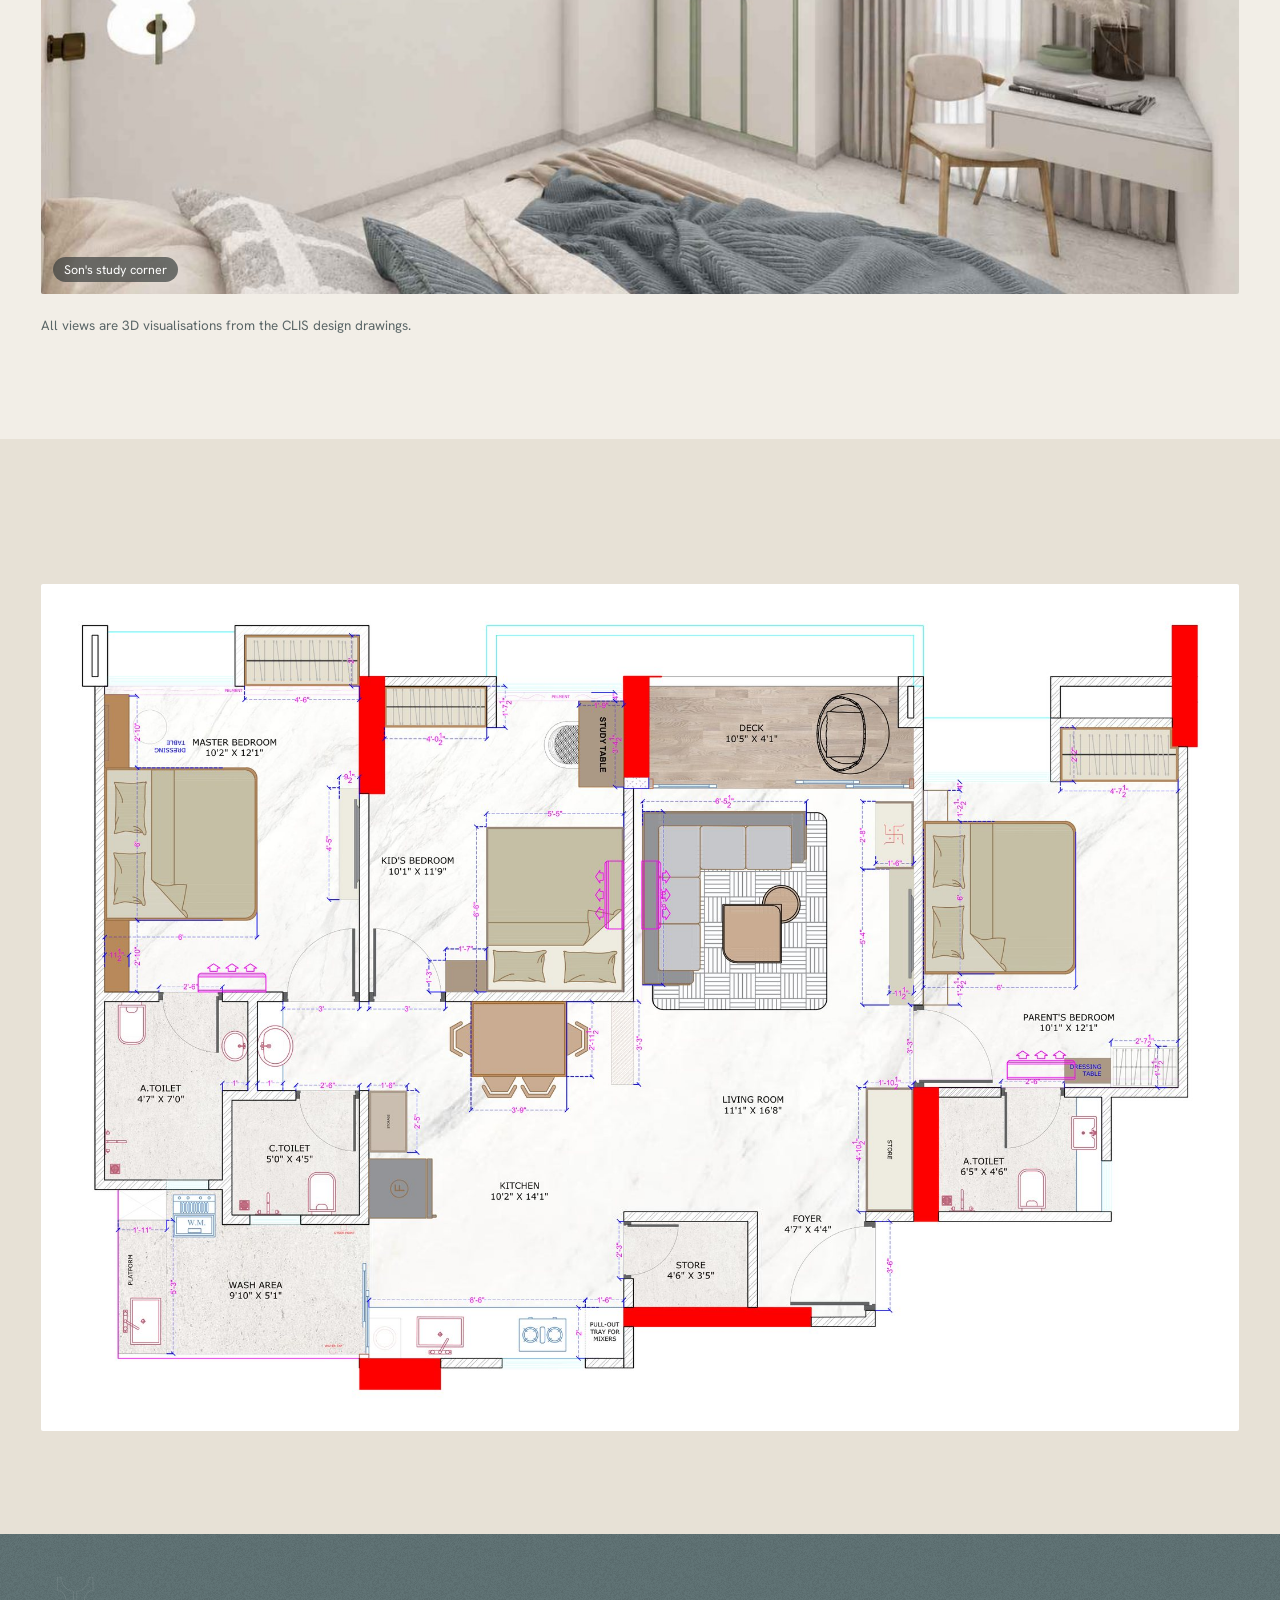
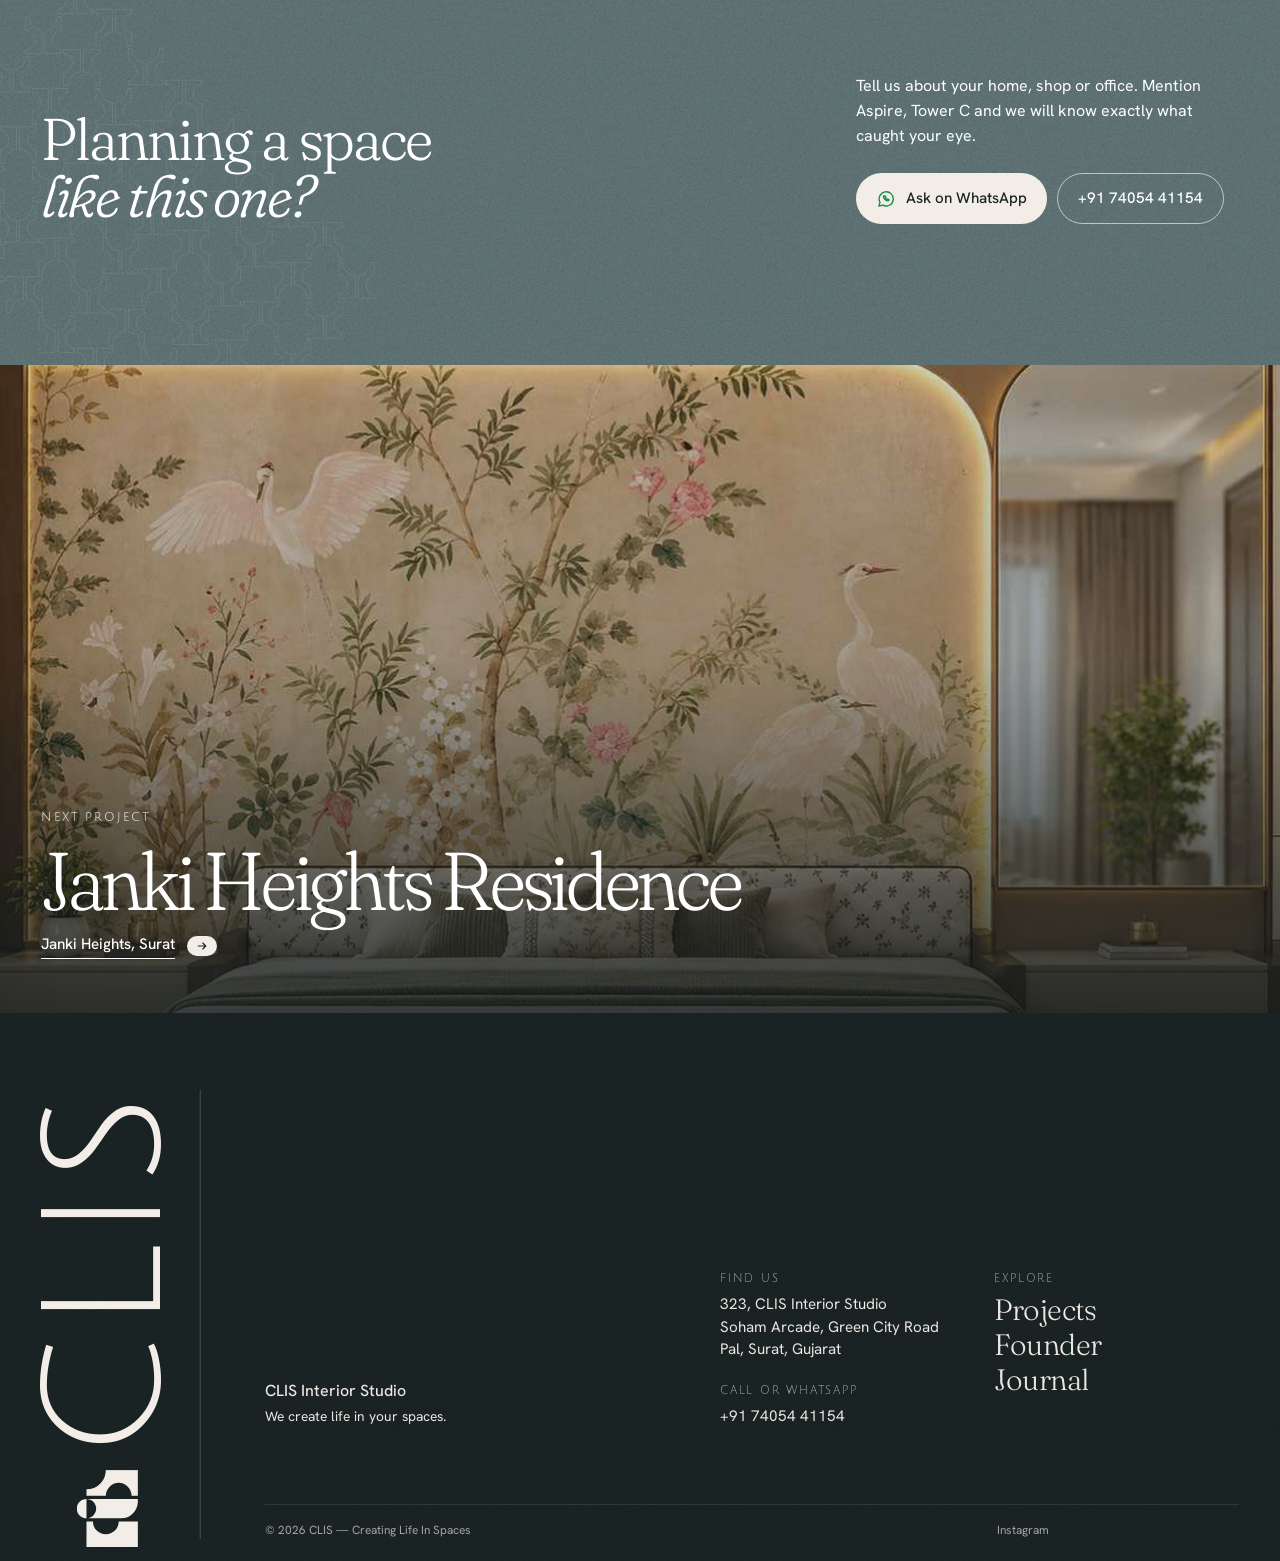
<file: projects/aspire-tower-c.html>
<!doctype html>
<html lang="en-IN">
<head>
  <meta charset="utf-8">
  <meta name="viewport" content="width=device-width, initial-scale=1, viewport-fit=cover">
  <title>Aspire, Tower C | Aspire, Surat | CLIS Interior Studio</title>
  <meta name="description" content="A calm, pale apartment at Aspire, with one room that is allowed to be loud. Residential, Apartment project by CLIS Interior Studio, Aspire, Surat.">
  <meta name="robots" content="index, follow, max-image-preview:large">
  <meta name="theme-color" content="#718385">
  <link rel="canonical" href="https://clis.work/projects/aspire-tower-c.html">
  <meta property="og:type" content="article">
  <meta property="og:site_name" content="CLIS — Creating Life In Spaces">
  <meta property="og:locale" content="en_IN">
  <meta property="og:url" content="https://clis.work/projects/aspire-tower-c.html">
  <meta property="og:title" content="Aspire, Tower C | CLIS Interior Studio">
  <meta property="og:description" content="A calm, pale apartment at Aspire, with one room that is allowed to be loud.">
  <meta property="og:image" content="https://clis.work/assets/projects/aspire-tower-c/00-master-bedroom.jpg">
  <meta property="og:image:width" content="2200">
  <meta property="og:image:height" content="1234">
  <meta name="twitter:card" content="summary_large_image">
  <meta name="twitter:title" content="Aspire, Tower C | CLIS Interior Studio">
  <meta name="twitter:description" content="A calm, pale apartment at Aspire, with one room that is allowed to be loud.">
  <meta name="twitter:image" content="https://clis.work/assets/projects/aspire-tower-c/00-master-bedroom.jpg">
  <link rel="icon" href="/favicon.ico" sizes="any">
  <link rel="icon" href="/assets/brand/favicon.svg" type="image/svg+xml">
  <link rel="apple-touch-icon" href="/assets/icons/apple-touch-icon.png">
  <link rel="manifest" href="/site.webmanifest">
  <link rel="preconnect" href="https://fonts.googleapis.com">
  <link rel="preconnect" href="https://fonts.gstatic.com" crossorigin>
  <link href="https://fonts.googleapis.com/css2?family=Fraunces:ital,opsz,wght,SOFT@0,9..144,300..500,0..100;1,9..144,300..500,0..100&family=Hanken+Grotesk:wght@300..600&family=Julius+Sans+One&display=swap" rel="stylesheet">
  <link rel="stylesheet" href="../css/style.css">
  <script>document.documentElement.classList.add('js')</script>
  <script type="application/ld+json">{"@context": "https://schema.org", "@graph": [{"@type": "CreativeWork", "name": "Aspire, Tower C", "description": "A calm, pale apartment at Aspire, with one room that is allowed to be loud.", "url": "https://clis.work/projects/aspire-tower-c.html", "image": "https://clis.work/assets/projects/aspire-tower-c/00-master-bedroom.jpg", "locationCreated": {"@type": "Place", "name": "Aspire, Surat"}, "creator": {"@type": "Organization", "name": "CLIS — Creating Life In Spaces", "url": "https://clis.work/"}, "genre": "Interior design", "inLanguage": "en-IN"}, {"@type": "BreadcrumbList", "itemListElement": [{"@type": "ListItem", "position": 1, "name": "CLIS", "item": "https://clis.work/"}, {"@type": "ListItem", "position": 2, "name": "Projects", "item": "https://clis.work/#projects"}, {"@type": "ListItem", "position": 3, "name": "Aspire, Tower C", "item": "https://clis.work/projects/aspire-tower-c.html"}]}]}</script>
</head>
<body>
  <header class="site-header" data-header>
    <div class="site-header__left"><span class="pill">Surat</span><span class="pill" data-clock>--:--</span><span class="site-header__tz">IST</span></div>
    <a class="logo-chip" href="../" aria-label="CLIS home"><span class="mark"></span><span class="wordmark wordmark--sm">Creat<b>ING</b><br>life in space<b>S</b></span></a>
    <nav class="site-header__right" aria-label="Primary">
      <a class="nav-link" href="../#projects">Projects</a>
      <a class="nav-link" href="../#journal">Journal</a>
      <a class="talk" href="#ask"><span>Enquire</span><span class="talk__dot" aria-hidden="true"><svg viewBox="0 0 16 16" fill="none" stroke="currentColor" stroke-width="1.5" stroke-linecap="round" stroke-linejoin="round"><path d="M3 8h10M9 4l4 4-4 4"/></svg></span></a>
    </nav>
  </header>

  <main>
    <section class="proj-hero" data-theme="dark">
      <picture>
        <source media="(max-width: 699px)" srcset="../assets/projects/aspire-tower-c/cover-sm.jpg">
        <img src="../assets/projects/aspire-tower-c/00-master-bedroom.jpg" alt="Pale master bedroom with a backlit embossed wall panel" fetchpriority="high">
      </picture>
      <div class="proj-hero__inner">
        <a class="proj-hero__back" href="../#projects">All projects</a>
        <div class="project__count"><span class="pill">06</span><span class="pill">07</span></div>
        <h1 class="proj-hero__title">Aspire, Tower C</h1>
        <p class="proj-hero__meta">Aspire, Surat<br>Residential · Apartment</p>
      </div>
    </section>

    <section class="proj-intro" data-theme="light">
      <div class="wrap proj-intro__grid">
        <dl class="facts reveal">
            <div><dt>Location</dt><dd>Aspire, Surat</dd></div>
            <div><dt>Type</dt><dd>Residential: three-bedroom apartment</dd></div>
            <div><dt>Scope</dt><dd>Interior design and working drawings</dd></div>
            <div><dt>Status</dt><dd>Design stage, April to June 2026</dd></div>
            <div><dt>Spaces</dt><dd>Living, dining, kitchen, master, parents’ and son’s bedrooms</dd></div>
        </dl>
        <div class="proj-intro__text">
          <p class="lede reveal">A calm, pale apartment at Aspire, with one room that is allowed to be loud.</p>
          <p class="reveal">In the living room two arched niches flank the TV on a grey stone wall, one of them holding a clock. The kitchen and dining share one open room in white and warm grey, with a dark tall unit to anchor it.</p>
          <p class="reveal">The master and parents’ bedrooms stay tonal, with embossed wall art lit from behind and a round relief panel above the bed. The son’s room breaks the rule on purpose: a cricket-club mural across the bed wall, sage green shutters and a study ledge by the window.</p>
          <a class="link reveal" href="#ask"><span>Ask about this project</span><span class="link__dot" aria-hidden="true"><svg viewBox="0 0 16 16" fill="none" stroke="currentColor" stroke-width="1.5" stroke-linecap="round" stroke-linejoin="round"><path d="M3 8h10M9 4l4 4-4 4"/></svg></span></a>
        </div>
      </div>
    </section>

    <section class="gallery" data-theme="light" aria-label="Project gallery">
      <div class="wrap">
        <div class="shots shots--l"><figure class="shot shot--l reveal"><button class="shot__btn" type="button" data-zoom="../assets/projects/aspire-tower-c/01-tv-wall.jpg" aria-label="Enlarge: Living room, TV wall"><img src="../assets/projects/aspire-tower-c/01-tv-wall.jpg" alt="Living room, TV wall" loading="lazy" width="1900" height="1461"></button><figcaption>Living room, TV wall</figcaption></figure></div>
        <div class="shots shots--m"><figure class="shot shot--m reveal"><button class="shot__btn" type="button" data-zoom="../assets/projects/aspire-tower-c/02-living-room.jpg" aria-label="Enlarge: Living room"><img src="../assets/projects/aspire-tower-c/02-living-room.jpg" alt="Living room" loading="lazy" width="1400" height="786"></button><figcaption>Living room</figcaption></figure><figure class="shot shot--m reveal"><button class="shot__btn" type="button" data-zoom="../assets/projects/aspire-tower-c/03-living-entry.jpg" aria-label="Enlarge: Living room, towards the kitchen"><img src="../assets/projects/aspire-tower-c/03-living-entry.jpg" alt="Living room, towards the kitchen" loading="lazy" width="1400" height="988"></button><figcaption>Living room, towards the kitchen</figcaption></figure></div>
        <div class="shots shots--m"><figure class="shot shot--m reveal"><button class="shot__btn" type="button" data-zoom="../assets/projects/aspire-tower-c/04-dining.jpg" aria-label="Enlarge: Dining"><img src="../assets/projects/aspire-tower-c/04-dining.jpg" alt="Dining" loading="lazy" width="1400" height="785"></button><figcaption>Dining</figcaption></figure><figure class="shot shot--m reveal"><button class="shot__btn" type="button" data-zoom="../assets/projects/aspire-tower-c/05-kitchen.jpg" aria-label="Enlarge: Kitchen"><img src="../assets/projects/aspire-tower-c/05-kitchen.jpg" alt="Kitchen" loading="lazy" width="1400" height="785"></button><figcaption>Kitchen</figcaption></figure></div>
        <div class="shots shots--m"><figure class="shot shot--m reveal"><button class="shot__btn" type="button" data-zoom="../assets/projects/aspire-tower-c/06-master-bedroom-wall.jpg" aria-label="Enlarge: Master bedroom, feature wall"><img src="../assets/projects/aspire-tower-c/06-master-bedroom-wall.jpg" alt="Master bedroom, feature wall" loading="lazy" width="1400" height="900"></button><figcaption>Master bedroom, feature wall</figcaption></figure><figure class="shot shot--m reveal"><button class="shot__btn" type="button" data-zoom="../assets/projects/aspire-tower-c/07-master-bedroom-tv.jpg" aria-label="Enlarge: Master bedroom, TV side"><img src="../assets/projects/aspire-tower-c/07-master-bedroom-tv.jpg" alt="Master bedroom, TV side" loading="lazy" width="1400" height="871"></button><figcaption>Master bedroom, TV side</figcaption></figure></div>
        <div class="shots shots--m"><figure class="shot shot--m reveal"><button class="shot__btn" type="button" data-zoom="../assets/projects/aspire-tower-c/08-parents-bedroom.jpg" aria-label="Enlarge: Parents&#x27; bedroom"><img src="../assets/projects/aspire-tower-c/08-parents-bedroom.jpg" alt="Parents&#x27; bedroom" loading="lazy" width="1400" height="785"></button><figcaption>Parents&#x27; bedroom</figcaption></figure><figure class="shot shot--m reveal"><button class="shot__btn" type="button" data-zoom="../assets/projects/aspire-tower-c/09-parents-wardrobe.jpg" aria-label="Enlarge: Parents&#x27; bedroom, wardrobe side"><img src="../assets/projects/aspire-tower-c/09-parents-wardrobe.jpg" alt="Parents&#x27; bedroom, wardrobe side" loading="lazy" width="1400" height="785"></button><figcaption>Parents&#x27; bedroom, wardrobe side</figcaption></figure></div>
        <div class="shots shots--m"><figure class="shot shot--m reveal"><button class="shot__btn" type="button" data-zoom="../assets/projects/aspire-tower-c/10-sons-room.jpg" aria-label="Enlarge: Son&#x27;s bedroom"><img src="../assets/projects/aspire-tower-c/10-sons-room.jpg" alt="Son&#x27;s bedroom" loading="lazy" width="1400" height="786"></button><figcaption>Son&#x27;s bedroom</figcaption></figure><figure class="shot shot--m reveal"><button class="shot__btn" type="button" data-zoom="../assets/projects/aspire-tower-c/11-sons-room-wall.jpg" aria-label="Enlarge: Son&#x27;s bedroom, cricket wall"><img src="../assets/projects/aspire-tower-c/11-sons-room-wall.jpg" alt="Son&#x27;s bedroom, cricket wall" loading="lazy" width="1400" height="785"></button><figcaption>Son&#x27;s bedroom, cricket wall</figcaption></figure></div>
        <div class="shots shots--l"><figure class="shot shot--l reveal"><button class="shot__btn" type="button" data-zoom="../assets/projects/aspire-tower-c/12-sons-study.jpg" aria-label="Enlarge: Son&#x27;s study corner"><img src="../assets/projects/aspire-tower-c/12-sons-study.jpg" alt="Son&#x27;s study corner" loading="lazy" width="1400" height="785"></button><figcaption>Son&#x27;s study corner</figcaption></figure></div>
        <p class="gallery__note reveal">All views are 3D visualisations from the CLIS design drawings.</p>
      </div>
    </section>

    <section class="plan" data-theme="light">
      <div class="wrap">
        <div class="tag-row reveal"><span class="pill">Plan</span><span class="eyebrow">How the space is laid out</span></div>
        <figure class="plan__sheet reveal"><button class="shot__btn" type="button" data-zoom="../assets/projects/aspire-tower-c/plan-1.jpg" aria-label="Enlarge the plan"><img src="../assets/projects/aspire-tower-c/plan-1.jpg" alt="Furniture layout for Aspire, Tower C" loading="lazy" width="2000" height="1385"></button></figure>
      </div>
    </section>

    <section class="ask" id="ask" data-theme="sage">
      <img class="process__pattern" src="../assets/brand/clis-pattern.svg" alt="" aria-hidden="true">
      <div class="wrap ask__grid">
        <h2 class="display display--sm reveal">Planning a space<br><em>like this one?</em></h2>
        <div class="ask__side reveal">
          <p>Tell us about your home, shop or office. Mention Aspire, Tower C and we will know exactly what caught your eye.</p>
          <div class="cta__actions">
            <a class="btn btn--light" href="https://wa.me/917405441154?text=Hi%20CLIS%2C%20I%20saw%20Aspire%2C%20Tower%20C%20on%20your%20site%20and%20would%20like%20to%20talk%20about%20my%20space." target="_blank" rel="noopener"><svg viewBox="0 0 24 24" fill="none" stroke="currentColor" stroke-width="1.6" stroke-linecap="round" stroke-linejoin="round" aria-hidden="true"><path d="M3.5 20.5l1.3-4.6A8.5 8.5 0 1 1 8.2 19.3z"/><path d="M9 8.2c-.4.9-.2 2.300 1.300 3.900s3.100 2.300 4.100 2c.6-.2 1.100-.7 1.200-1.200l-1.700-1-.9.8c-.7-.3-1.500-1.100-1.900-1.800l.8-.9-.9-1.800c-.6-.1-1.600.2-2 1z"/></svg><span>Ask on WhatsApp</span></a>
            <a class="btn btn--outline" href="tel:+917405441154">+91 74054 41154</a>
          </div>
        </div>
      </div>
    </section>

    <a class="next" href="janki-heights-residence.html" data-theme="dark">
      <picture>
        <source media="(max-width: 699px)" srcset="../assets/projects/janki-heights-residence/cover-sm.jpg">
        <img src="../assets/projects/janki-heights-residence/00-master-bedroom.jpg" alt="" loading="lazy">
      </picture>
      <span class="next__inner">
        <span class="eyebrow">Next project</span>
        <span class="next__title">Janki Heights Residence</span>
        <span class="link link--light"><span>Janki Heights, Surat</span><span class="link__dot" aria-hidden="true"><svg viewBox="0 0 16 16" fill="none" stroke="currentColor" stroke-width="1.5" stroke-linecap="round" stroke-linejoin="round"><path d="M3 8h10M9 4l4 4-4 4"/></svg></span></span>
      </span>
    </a>
  </main>

  <footer class="footer" data-theme="dark">
    <div class="footer__brand" aria-hidden="true"><span class="mark mark--lg"></span><span class="footer__word">CLIS</span></div>
    <div class="footer__main">
      <div class="footer__meter"><p><strong>CLIS Interior Studio</strong><span>We create life in your spaces.</span></p></div>
      <div class="footer__cols">
        <div>
          <h4>Find us</h4>
          <address>323, CLIS Interior Studio<br>Soham Arcade, Green City Road<br>Pal, Surat, Gujarat</address>
          <h4>Call or WhatsApp</h4>
          <p><a href="tel:+917405441154">+91 74054 41154</a></p>
        </div>
        <div>
          <h4>Explore</h4>
          <ul class="footer__nav"><li><a href="../#projects">Projects</a></li><li><a href="../#founder">Founder</a></li><li><a href="../#journal">Journal</a></li></ul>
        </div>
      </div>
    </div>
    <div class="footer__base"><span>© 2026 CLIS — Creating Life In Spaces</span><span><a href="https://www.instagram.com/creatinglifeinspaces/" target="_blank" rel="noopener">Instagram</a></span></div>
  </footer>

  <a class="wa-float" data-wa-float href="https://wa.me/917405441154?text=Hi%20CLIS%2C%20I%20saw%20Aspire%2C%20Tower%20C%20on%20your%20site%20and%20would%20like%20to%20talk%20about%20my%20space." target="_blank" rel="noopener" aria-label="Ask CLIS about Aspire, Tower C on WhatsApp">
    <svg viewBox="0 0 24 24" fill="none" stroke="currentColor" stroke-width="1.6" stroke-linecap="round" stroke-linejoin="round" aria-hidden="true"><path d="M3.5 20.5l1.3-4.6A8.5 8.5 0 1 1 8.2 19.3z"/><path d="M9 8.2c-.4.9-.2 2.300 1.300 3.900s3.100 2.300 4.100 2c.6-.2 1.100-.7 1.200-1.200l-1.700-1-.9.8c-.7-.3-1.500-1.100-1.900-1.800l.8-.9-.9-1.800c-.6-.1-1.600.2-2 1z"/></svg>
    <span>Ask on WhatsApp</span>
  </a>

  <dialog class="zoom" data-zoom-dialog aria-label="Enlarged image"><button class="zoom__close" type="button" data-zoom-close aria-label="Close">Close</button><img alt=""></dialog>
  <script src="../js/main.js" defer></script>
</body>
</html>
</file>
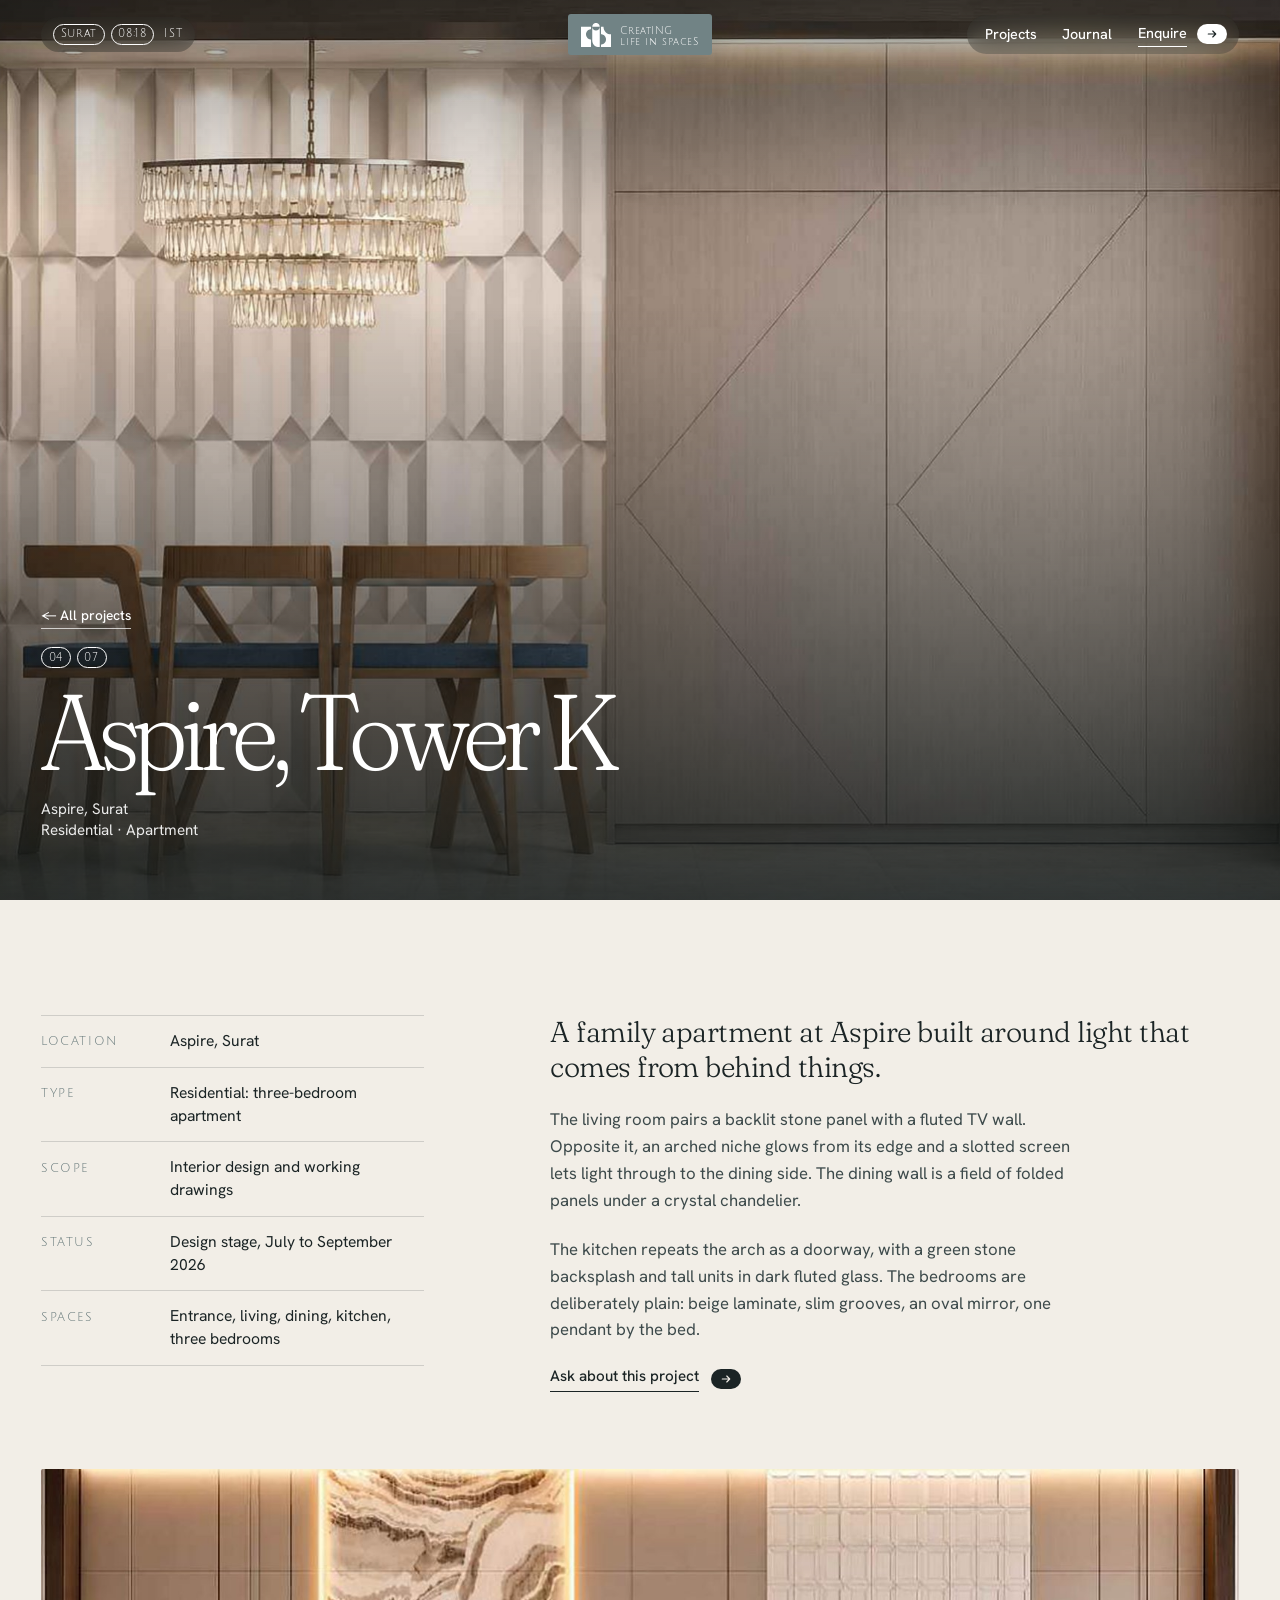
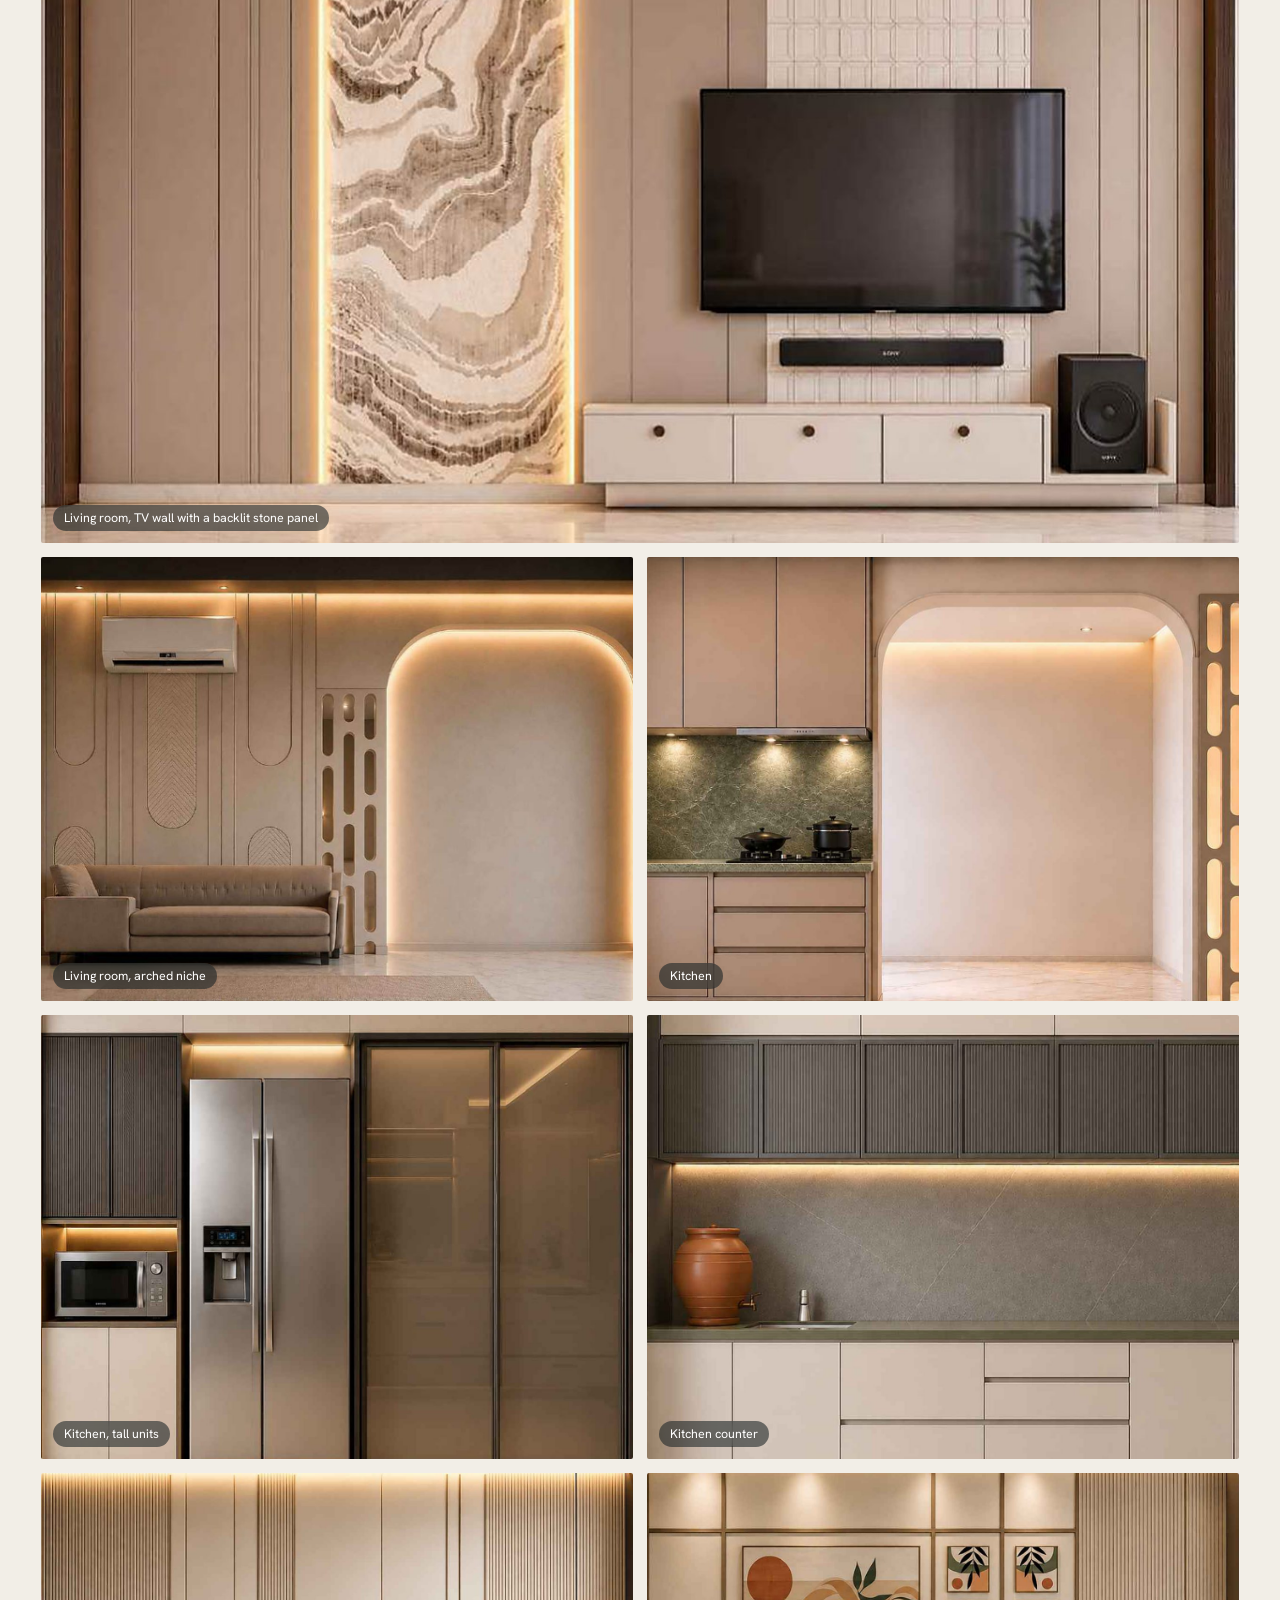
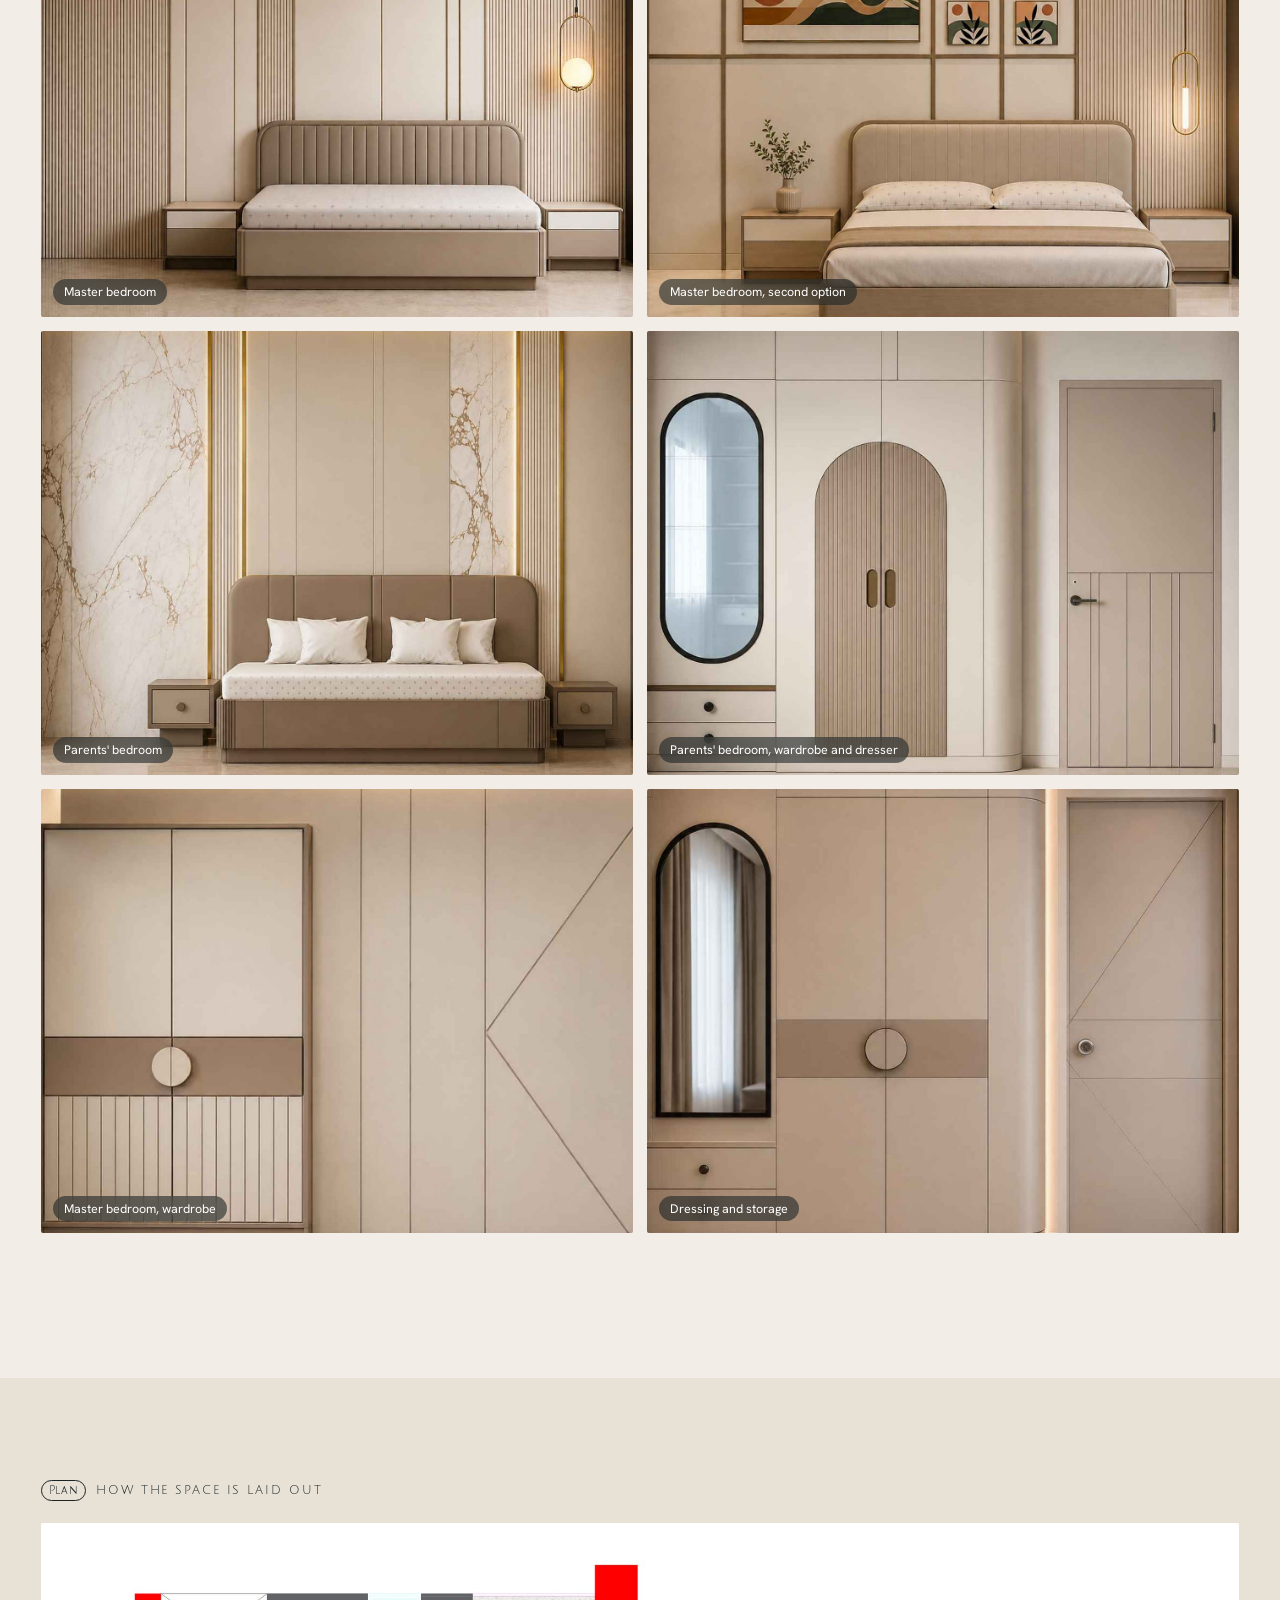
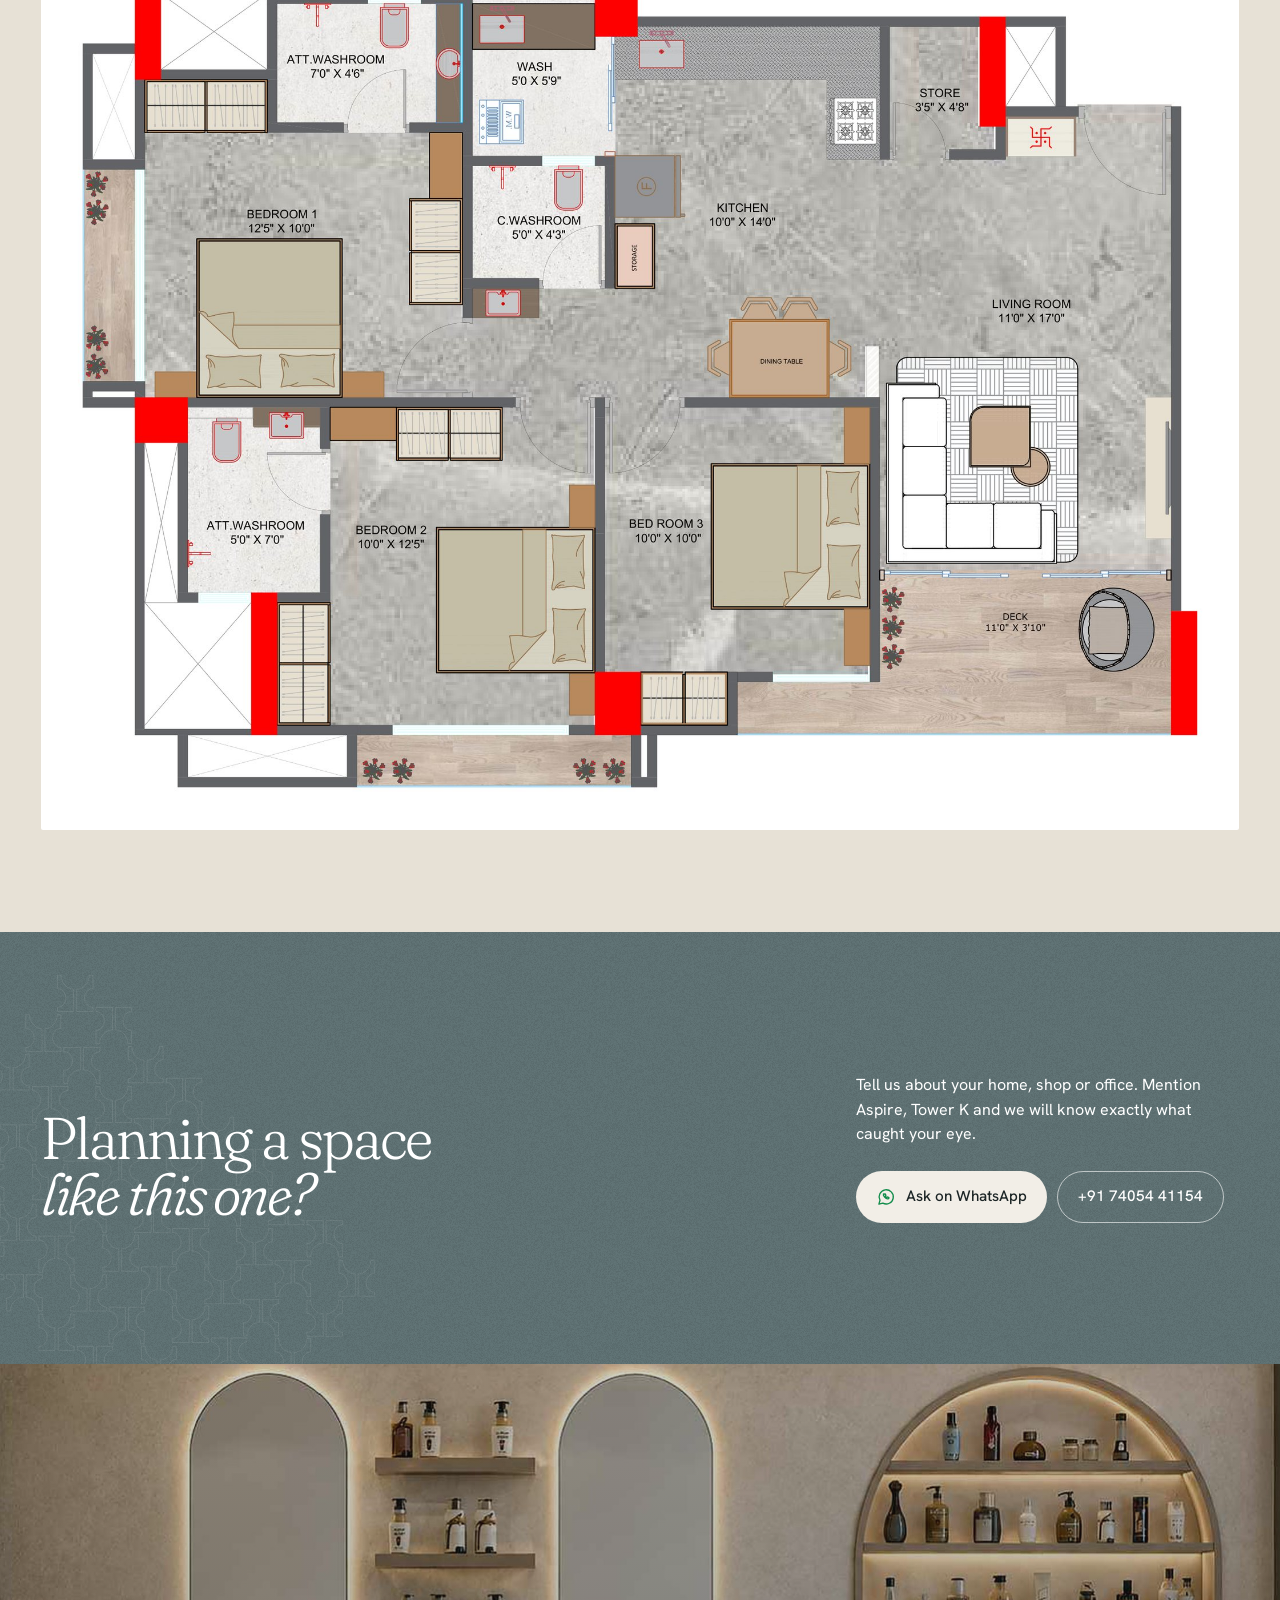
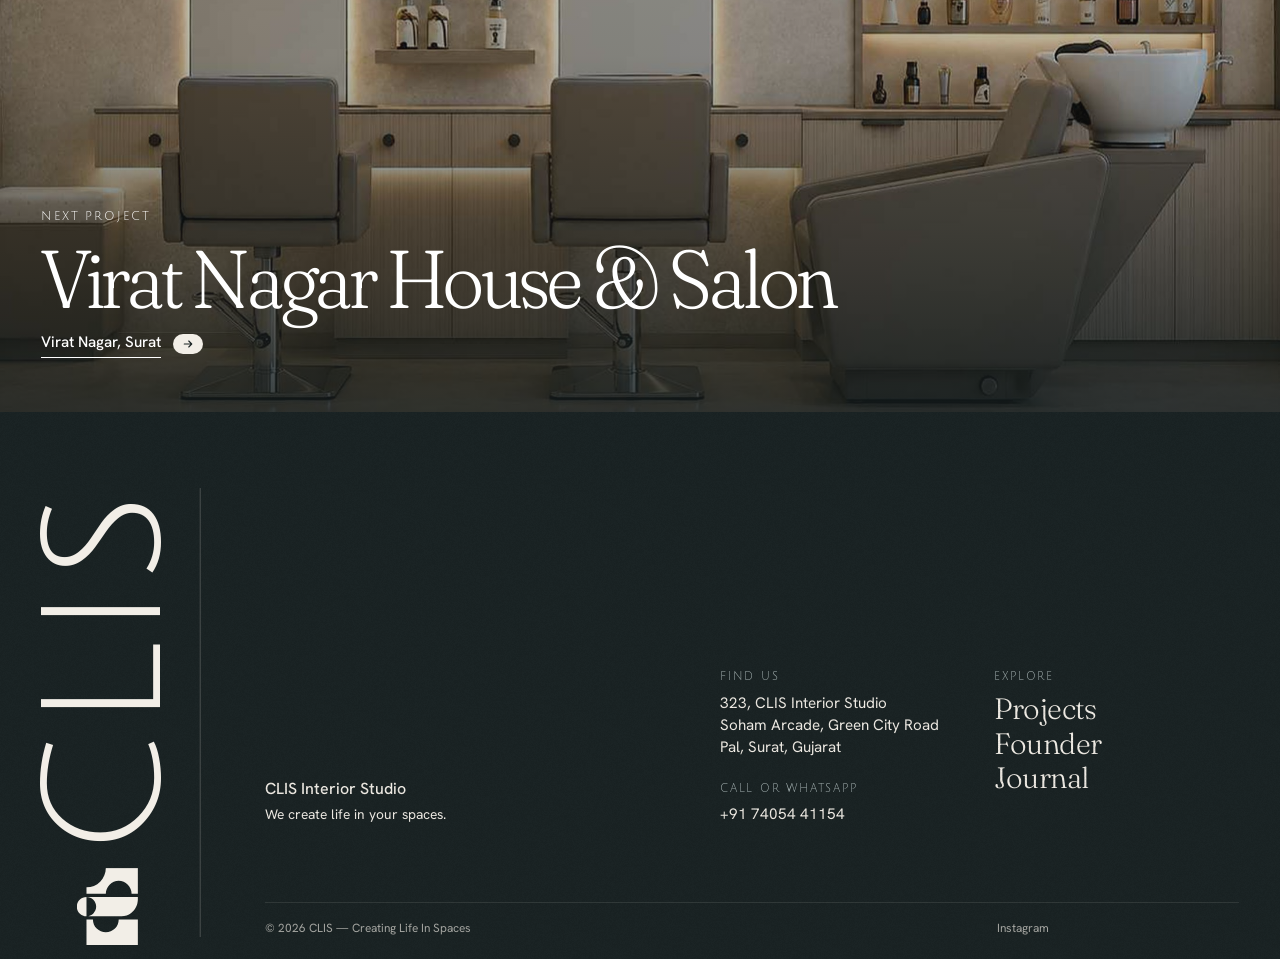
<file: projects/aspire-tower-k.html>
<!doctype html>
<html lang="en-IN">
<head>
  <meta charset="utf-8">
  <meta name="viewport" content="width=device-width, initial-scale=1, viewport-fit=cover">
  <title>Aspire, Tower K | Aspire, Surat | CLIS Interior Studio</title>
  <meta name="description" content="A family apartment at Aspire built around light that comes from behind things. Residential, Apartment project by CLIS Interior Studio, Aspire, Surat.">
  <meta name="robots" content="index, follow, max-image-preview:large">
  <meta name="theme-color" content="#718385">
  <link rel="canonical" href="https://clis.work/projects/aspire-tower-k.html">
  <meta property="og:type" content="article">
  <meta property="og:site_name" content="CLIS — Creating Life In Spaces">
  <meta property="og:locale" content="en_IN">
  <meta property="og:url" content="https://clis.work/projects/aspire-tower-k.html">
  <meta property="og:title" content="Aspire, Tower K | CLIS Interior Studio">
  <meta property="og:description" content="A family apartment at Aspire built around light that comes from behind things.">
  <meta property="og:image" content="https://clis.work/assets/projects/aspire-tower-k/00-dining-wall.jpg">
  <meta property="og:image:width" content="2200">
  <meta property="og:image:height" content="1464">
  <meta name="twitter:card" content="summary_large_image">
  <meta name="twitter:title" content="Aspire, Tower K | CLIS Interior Studio">
  <meta name="twitter:description" content="A family apartment at Aspire built around light that comes from behind things.">
  <meta name="twitter:image" content="https://clis.work/assets/projects/aspire-tower-k/00-dining-wall.jpg">
  <link rel="icon" href="/favicon.ico" sizes="any">
  <link rel="icon" href="/assets/brand/favicon.svg" type="image/svg+xml">
  <link rel="apple-touch-icon" href="/assets/icons/apple-touch-icon.png">
  <link rel="manifest" href="/site.webmanifest">
  <link rel="preconnect" href="https://fonts.googleapis.com">
  <link rel="preconnect" href="https://fonts.gstatic.com" crossorigin>
  <link href="https://fonts.googleapis.com/css2?family=Fraunces:ital,opsz,wght,SOFT@0,9..144,300..500,0..100;1,9..144,300..500,0..100&family=Hanken+Grotesk:wght@300..600&family=Julius+Sans+One&display=swap" rel="stylesheet">
  <link rel="stylesheet" href="../css/style.css">
  <script>document.documentElement.classList.add('js')</script>
  <script type="application/ld+json">{"@context": "https://schema.org", "@graph": [{"@type": "CreativeWork", "name": "Aspire, Tower K", "description": "A family apartment at Aspire built around light that comes from behind things.", "url": "https://clis.work/projects/aspire-tower-k.html", "image": "https://clis.work/assets/projects/aspire-tower-k/00-dining-wall.jpg", "locationCreated": {"@type": "Place", "name": "Aspire, Surat"}, "creator": {"@type": "Organization", "name": "CLIS — Creating Life In Spaces", "url": "https://clis.work/"}, "genre": "Interior design", "inLanguage": "en-IN"}, {"@type": "BreadcrumbList", "itemListElement": [{"@type": "ListItem", "position": 1, "name": "CLIS", "item": "https://clis.work/"}, {"@type": "ListItem", "position": 2, "name": "Projects", "item": "https://clis.work/#projects"}, {"@type": "ListItem", "position": 3, "name": "Aspire, Tower K", "item": "https://clis.work/projects/aspire-tower-k.html"}]}]}</script>
</head>
<body>
  <header class="site-header" data-header>
    <div class="site-header__left"><span class="pill">Surat</span><span class="pill" data-clock>--:--</span><span class="site-header__tz">IST</span></div>
    <a class="logo-chip" href="../" aria-label="CLIS home"><span class="mark"></span><span class="wordmark wordmark--sm">Creat<b>ING</b><br>life in space<b>S</b></span></a>
    <nav class="site-header__right" aria-label="Primary">
      <a class="nav-link" href="../#projects">Projects</a>
      <a class="nav-link" href="../#journal">Journal</a>
      <a class="talk" href="#ask"><span>Enquire</span><span class="talk__dot" aria-hidden="true"><svg viewBox="0 0 16 16" fill="none" stroke="currentColor" stroke-width="1.5" stroke-linecap="round" stroke-linejoin="round"><path d="M3 8h10M9 4l4 4-4 4"/></svg></span></a>
    </nav>
  </header>

  <main>
    <section class="proj-hero" data-theme="dark">
      <picture>
        <source media="(max-width: 699px)" srcset="../assets/projects/aspire-tower-k/cover-sm.jpg">
        <img src="../assets/projects/aspire-tower-k/00-dining-wall.jpg" alt="Dining wall of folded panels under a crystal chandelier" fetchpriority="high">
      </picture>
      <div class="proj-hero__inner">
        <a class="proj-hero__back" href="../#projects">All projects</a>
        <div class="project__count"><span class="pill">04</span><span class="pill">07</span></div>
        <h1 class="proj-hero__title">Aspire, Tower K</h1>
        <p class="proj-hero__meta">Aspire, Surat<br>Residential · Apartment</p>
      </div>
    </section>

    <section class="proj-intro" data-theme="light">
      <div class="wrap proj-intro__grid">
        <dl class="facts reveal">
            <div><dt>Location</dt><dd>Aspire, Surat</dd></div>
            <div><dt>Type</dt><dd>Residential: three-bedroom apartment</dd></div>
            <div><dt>Scope</dt><dd>Interior design and working drawings</dd></div>
            <div><dt>Status</dt><dd>Design stage, July to September 2026</dd></div>
            <div><dt>Spaces</dt><dd>Entrance, living, dining, kitchen, three bedrooms</dd></div>
        </dl>
        <div class="proj-intro__text">
          <p class="lede reveal">A family apartment at Aspire built around light that comes from behind things.</p>
          <p class="reveal">The living room pairs a backlit stone panel with a fluted TV wall. Opposite it, an arched niche glows from its edge and a slotted screen lets light through to the dining side. The dining wall is a field of folded panels under a crystal chandelier.</p>
          <p class="reveal">The kitchen repeats the arch as a doorway, with a green stone backsplash and tall units in dark fluted glass. The bedrooms are deliberately plain: beige laminate, slim grooves, an oval mirror, one pendant by the bed.</p>
          <a class="link reveal" href="#ask"><span>Ask about this project</span><span class="link__dot" aria-hidden="true"><svg viewBox="0 0 16 16" fill="none" stroke="currentColor" stroke-width="1.5" stroke-linecap="round" stroke-linejoin="round"><path d="M3 8h10M9 4l4 4-4 4"/></svg></span></a>
        </div>
      </div>
    </section>

    <section class="gallery" data-theme="light" aria-label="Project gallery">
      <div class="wrap">
        <div class="shots shots--l"><figure class="shot shot--l reveal"><button class="shot__btn" type="button" data-zoom="../assets/projects/aspire-tower-k/01-living-tv-wall.jpg" aria-label="Enlarge: Living room, TV wall with a backlit stone panel"><img src="../assets/projects/aspire-tower-k/01-living-tv-wall.jpg" alt="Living room, TV wall with a backlit stone panel" loading="lazy" width="1609" height="1070"></button><figcaption>Living room, TV wall with a backlit stone panel</figcaption></figure></div>
        <div class="shots shots--m"><figure class="shot shot--m reveal"><button class="shot__btn" type="button" data-zoom="../assets/projects/aspire-tower-k/02-living-arch.jpg" aria-label="Enlarge: Living room, arched niche"><img src="../assets/projects/aspire-tower-k/02-living-arch.jpg" alt="Living room, arched niche" loading="lazy" width="1400" height="947"></button><figcaption>Living room, arched niche</figcaption></figure><figure class="shot shot--m reveal"><button class="shot__btn" type="button" data-zoom="../assets/projects/aspire-tower-k/03-kitchen-arch.jpg" aria-label="Enlarge: Kitchen"><img src="../assets/projects/aspire-tower-k/03-kitchen-arch.jpg" alt="Kitchen" loading="lazy" width="1400" height="946"></button><figcaption>Kitchen</figcaption></figure></div>
        <div class="shots shots--m"><figure class="shot shot--m reveal"><button class="shot__btn" type="button" data-zoom="../assets/projects/aspire-tower-k/04-kitchen-tall-units.jpg" aria-label="Enlarge: Kitchen, tall units"><img src="../assets/projects/aspire-tower-k/04-kitchen-tall-units.jpg" alt="Kitchen, tall units" loading="lazy" width="1400" height="1364"></button><figcaption>Kitchen, tall units</figcaption></figure><figure class="shot shot--m reveal"><button class="shot__btn" type="button" data-zoom="../assets/projects/aspire-tower-k/05-kitchen-counter.jpg" aria-label="Enlarge: Kitchen counter"><img src="../assets/projects/aspire-tower-k/05-kitchen-counter.jpg" alt="Kitchen counter" loading="lazy" width="1400" height="1458"></button><figcaption>Kitchen counter</figcaption></figure></div>
        <div class="shots shots--m"><figure class="shot shot--m reveal"><button class="shot__btn" type="button" data-zoom="../assets/projects/aspire-tower-k/06-master-bedroom.jpg" aria-label="Enlarge: Master bedroom"><img src="../assets/projects/aspire-tower-k/06-master-bedroom.jpg" alt="Master bedroom" loading="lazy" width="1400" height="1047"></button><figcaption>Master bedroom</figcaption></figure><figure class="shot shot--m reveal"><button class="shot__btn" type="button" data-zoom="../assets/projects/aspire-tower-k/07-master-art-wall.jpg" aria-label="Enlarge: Master bedroom, second option"><img src="../assets/projects/aspire-tower-k/07-master-art-wall.jpg" alt="Master bedroom, second option" loading="lazy" width="1400" height="1142"></button><figcaption>Master bedroom, second option</figcaption></figure></div>
        <div class="shots shots--m"><figure class="shot shot--m reveal"><button class="shot__btn" type="button" data-zoom="../assets/projects/aspire-tower-k/08-parents-bedroom.jpg" aria-label="Enlarge: Parents&#x27; bedroom"><img src="../assets/projects/aspire-tower-k/08-parents-bedroom.jpg" alt="Parents&#x27; bedroom" loading="lazy" width="1400" height="1164"></button><figcaption>Parents&#x27; bedroom</figcaption></figure><figure class="shot shot--m reveal"><button class="shot__btn" type="button" data-zoom="../assets/projects/aspire-tower-k/09-parents-wardrobe.jpg" aria-label="Enlarge: Parents&#x27; bedroom, wardrobe and dresser"><img src="../assets/projects/aspire-tower-k/09-parents-wardrobe.jpg" alt="Parents&#x27; bedroom, wardrobe and dresser" loading="lazy" width="1400" height="1183"></button><figcaption>Parents&#x27; bedroom, wardrobe and dresser</figcaption></figure></div>
        <div class="shots shots--m"><figure class="shot shot--m reveal"><button class="shot__btn" type="button" data-zoom="../assets/projects/aspire-tower-k/10-wardrobe.jpg" aria-label="Enlarge: Master bedroom, wardrobe"><img src="../assets/projects/aspire-tower-k/10-wardrobe.jpg" alt="Master bedroom, wardrobe" loading="lazy" width="1400" height="1238"></button><figcaption>Master bedroom, wardrobe</figcaption></figure><figure class="shot shot--m reveal"><button class="shot__btn" type="button" data-zoom="../assets/projects/aspire-tower-k/11-dressing.jpg" aria-label="Enlarge: Dressing and storage"><img src="../assets/projects/aspire-tower-k/11-dressing.jpg" alt="Dressing and storage" loading="lazy" width="1400" height="1413"></button><figcaption>Dressing and storage</figcaption></figure></div>
        <p class="gallery__note reveal">All views are 3D visualisations from the CLIS design drawings.</p>
      </div>
    </section>

    <section class="plan" data-theme="light">
      <div class="wrap">
        <div class="tag-row reveal"><span class="pill">Plan</span><span class="eyebrow">How the space is laid out</span></div>
        <figure class="plan__sheet reveal"><button class="shot__btn" type="button" data-zoom="../assets/projects/aspire-tower-k/plan-1.jpg" aria-label="Enlarge the plan"><img src="../assets/projects/aspire-tower-k/plan-1.jpg" alt="Furniture layout for Aspire, Tower K" loading="lazy" width="2000" height="1489"></button></figure>
      </div>
    </section>

    <section class="ask" id="ask" data-theme="sage">
      <img class="process__pattern" src="../assets/brand/clis-pattern.svg" alt="" aria-hidden="true">
      <div class="wrap ask__grid">
        <h2 class="display display--sm reveal">Planning a space<br><em>like this one?</em></h2>
        <div class="ask__side reveal">
          <p>Tell us about your home, shop or office. Mention Aspire, Tower K and we will know exactly what caught your eye.</p>
          <div class="cta__actions">
            <a class="btn btn--light" href="https://wa.me/917405441154?text=Hi%20CLIS%2C%20I%20saw%20Aspire%2C%20Tower%20K%20on%20your%20site%20and%20would%20like%20to%20talk%20about%20my%20space." target="_blank" rel="noopener"><svg viewBox="0 0 24 24" fill="none" stroke="currentColor" stroke-width="1.6" stroke-linecap="round" stroke-linejoin="round" aria-hidden="true"><path d="M3.5 20.5l1.3-4.6A8.5 8.5 0 1 1 8.2 19.3z"/><path d="M9 8.2c-.4.9-.2 2.300 1.300 3.900s3.100 2.300 4.100 2c.6-.2 1.100-.7 1.200-1.200l-1.700-1-.9.8c-.7-.3-1.500-1.100-1.900-1.800l.8-.9-.9-1.800c-.6-.1-1.600.2-2 1z"/></svg><span>Ask on WhatsApp</span></a>
            <a class="btn btn--outline" href="tel:+917405441154">+91 74054 41154</a>
          </div>
        </div>
      </div>
    </section>

    <a class="next" href="virat-nagar-house-salon.html" data-theme="dark">
      <picture>
        <source media="(max-width: 699px)" srcset="../assets/projects/virat-nagar-house-salon/cover-sm.jpg">
        <img src="../assets/projects/virat-nagar-house-salon/00-salon.jpg" alt="" loading="lazy">
      </picture>
      <span class="next__inner">
        <span class="eyebrow">Next project</span>
        <span class="next__title">Virat Nagar House &amp; Salon</span>
        <span class="link link--light"><span>Virat Nagar, Surat</span><span class="link__dot" aria-hidden="true"><svg viewBox="0 0 16 16" fill="none" stroke="currentColor" stroke-width="1.5" stroke-linecap="round" stroke-linejoin="round"><path d="M3 8h10M9 4l4 4-4 4"/></svg></span></span>
      </span>
    </a>
  </main>

  <footer class="footer" data-theme="dark">
    <div class="footer__brand" aria-hidden="true"><span class="mark mark--lg"></span><span class="footer__word">CLIS</span></div>
    <div class="footer__main">
      <div class="footer__meter"><p><strong>CLIS Interior Studio</strong><span>We create life in your spaces.</span></p></div>
      <div class="footer__cols">
        <div>
          <h4>Find us</h4>
          <address>323, CLIS Interior Studio<br>Soham Arcade, Green City Road<br>Pal, Surat, Gujarat</address>
          <h4>Call or WhatsApp</h4>
          <p><a href="tel:+917405441154">+91 74054 41154</a></p>
        </div>
        <div>
          <h4>Explore</h4>
          <ul class="footer__nav"><li><a href="../#projects">Projects</a></li><li><a href="../#founder">Founder</a></li><li><a href="../#journal">Journal</a></li></ul>
        </div>
      </div>
    </div>
    <div class="footer__base"><span>© 2026 CLIS — Creating Life In Spaces</span><span><a href="https://www.instagram.com/creatinglifeinspaces/" target="_blank" rel="noopener">Instagram</a></span></div>
  </footer>

  <a class="wa-float" data-wa-float href="https://wa.me/917405441154?text=Hi%20CLIS%2C%20I%20saw%20Aspire%2C%20Tower%20K%20on%20your%20site%20and%20would%20like%20to%20talk%20about%20my%20space." target="_blank" rel="noopener" aria-label="Ask CLIS about Aspire, Tower K on WhatsApp">
    <svg viewBox="0 0 24 24" fill="none" stroke="currentColor" stroke-width="1.6" stroke-linecap="round" stroke-linejoin="round" aria-hidden="true"><path d="M3.5 20.5l1.3-4.6A8.5 8.5 0 1 1 8.2 19.3z"/><path d="M9 8.2c-.4.9-.2 2.300 1.300 3.900s3.100 2.300 4.100 2c.6-.2 1.100-.7 1.200-1.200l-1.700-1-.9.8c-.7-.3-1.500-1.100-1.900-1.800l.8-.9-.9-1.800c-.6-.1-1.600.2-2 1z"/></svg>
    <span>Ask on WhatsApp</span>
  </a>

  <dialog class="zoom" data-zoom-dialog aria-label="Enlarged image"><button class="zoom__close" type="button" data-zoom-close aria-label="Close">Close</button><img alt=""></dialog>
  <script src="../js/main.js" defer></script>
</body>
</html>
</file>
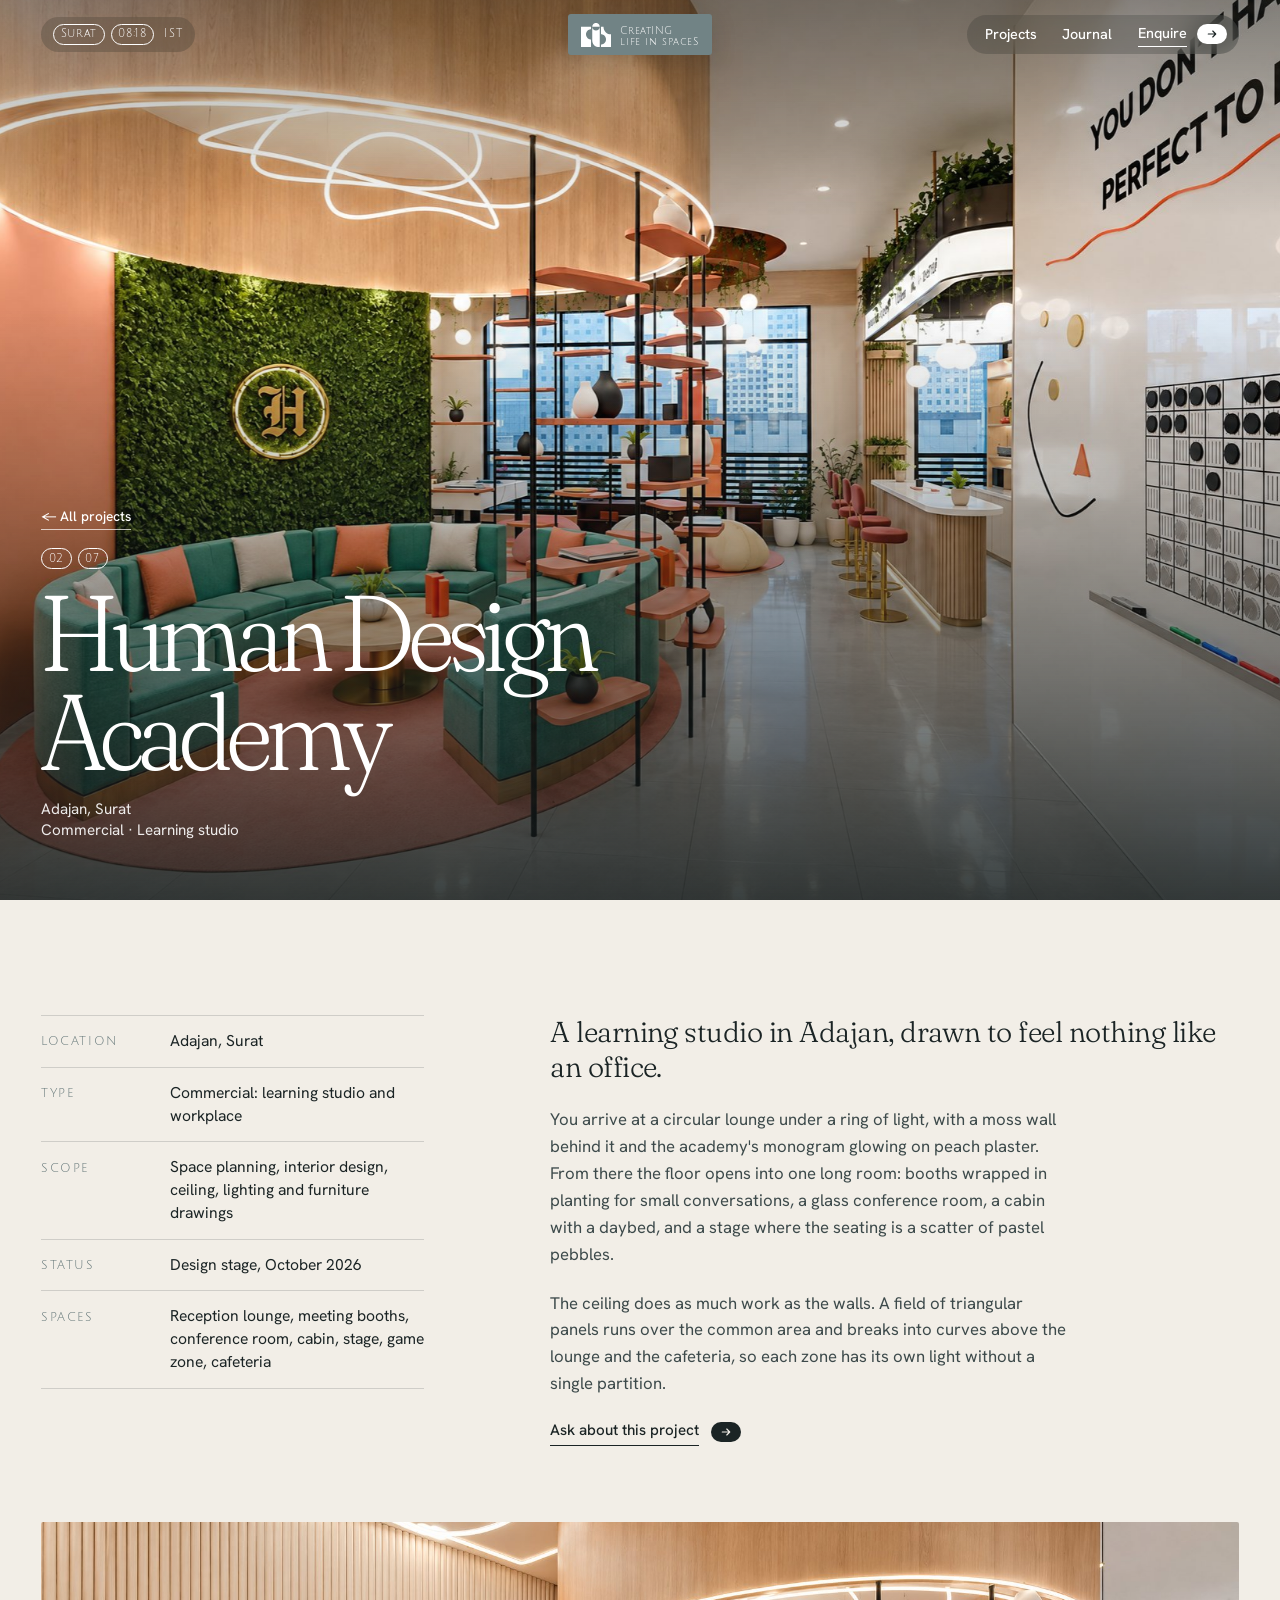
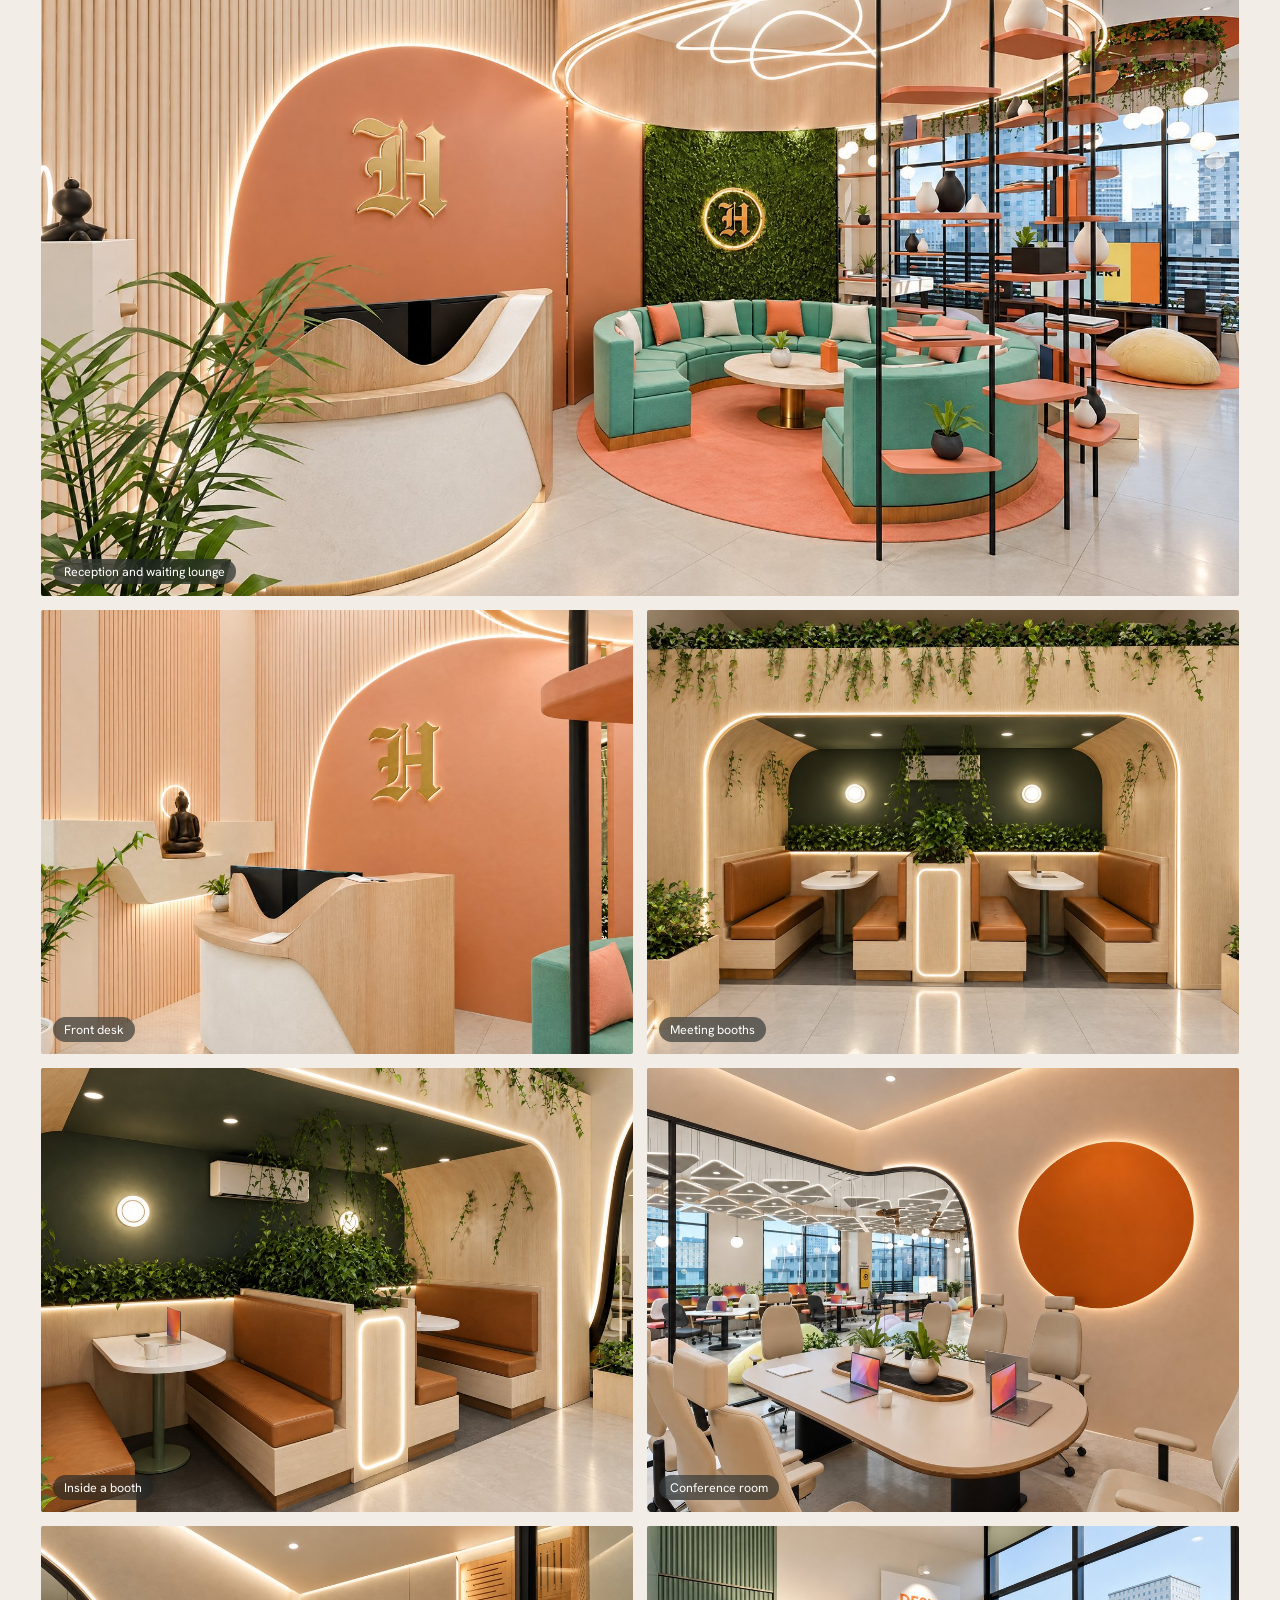
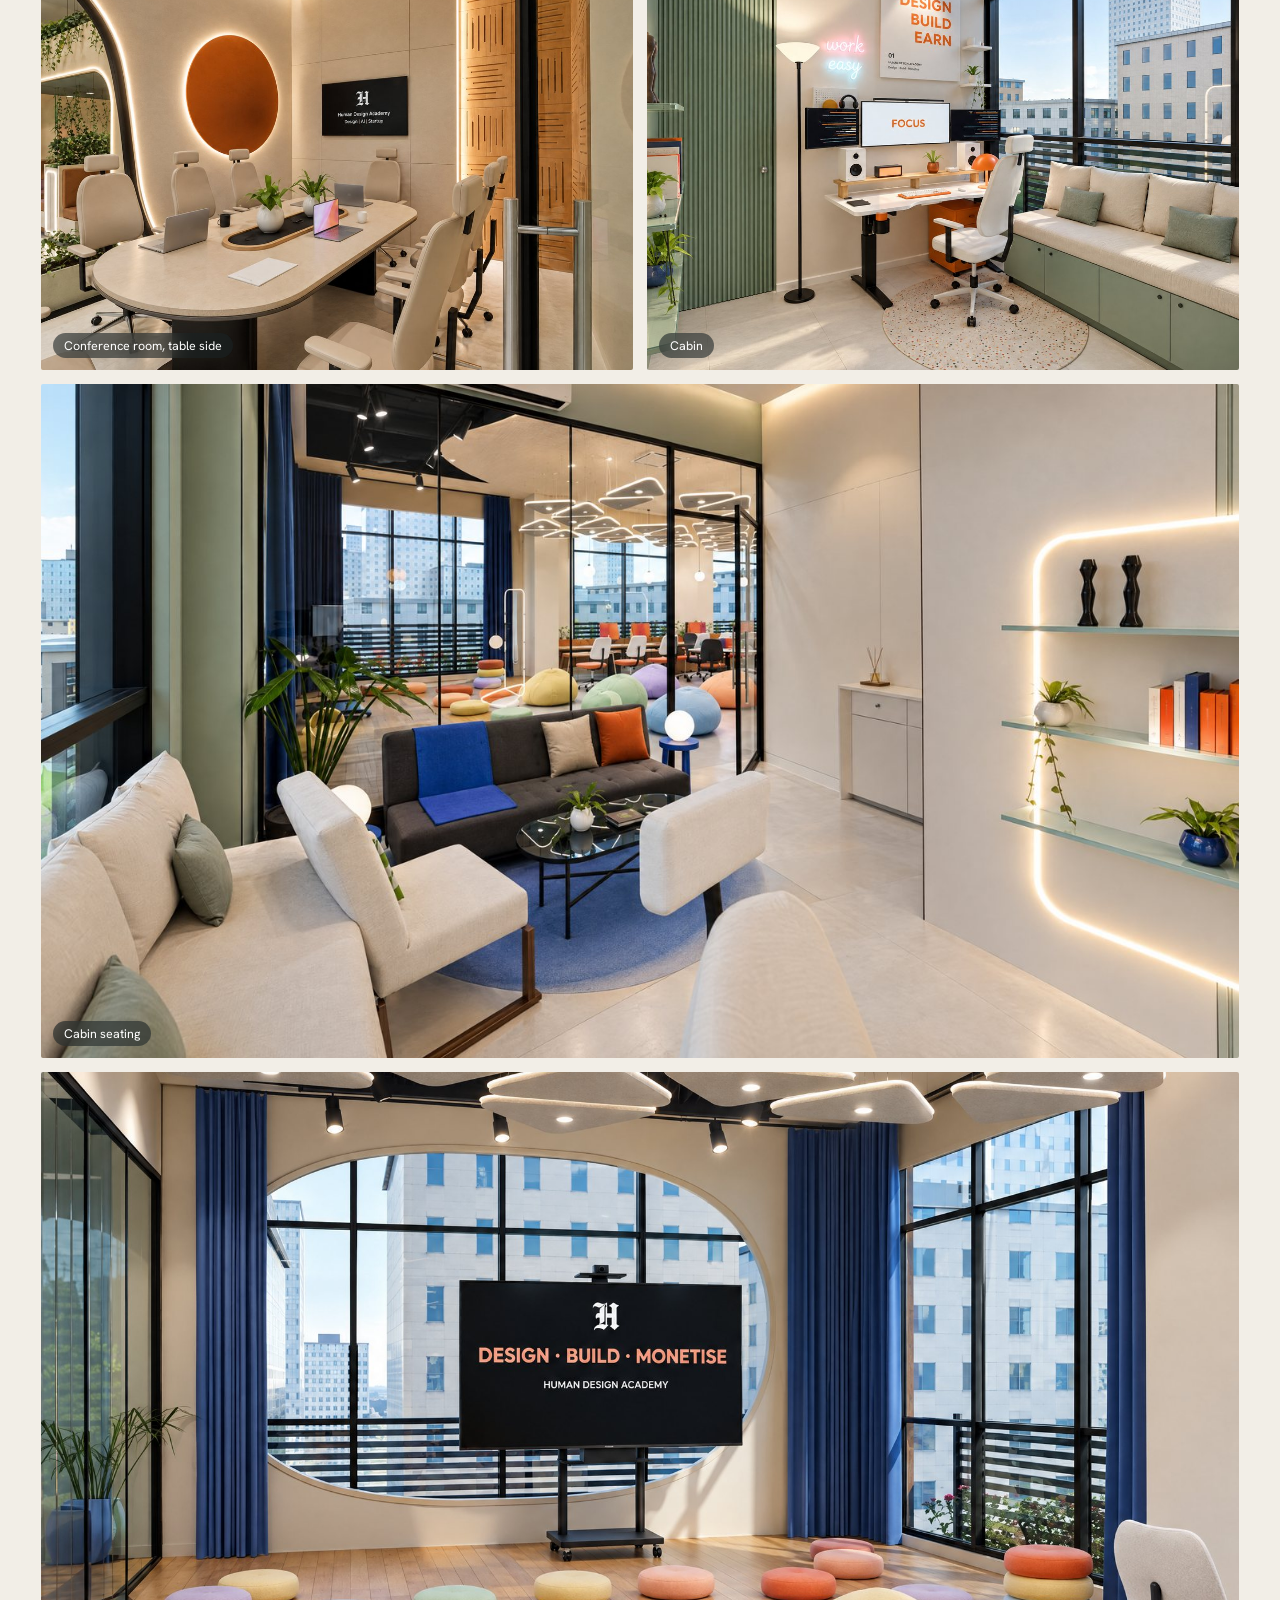
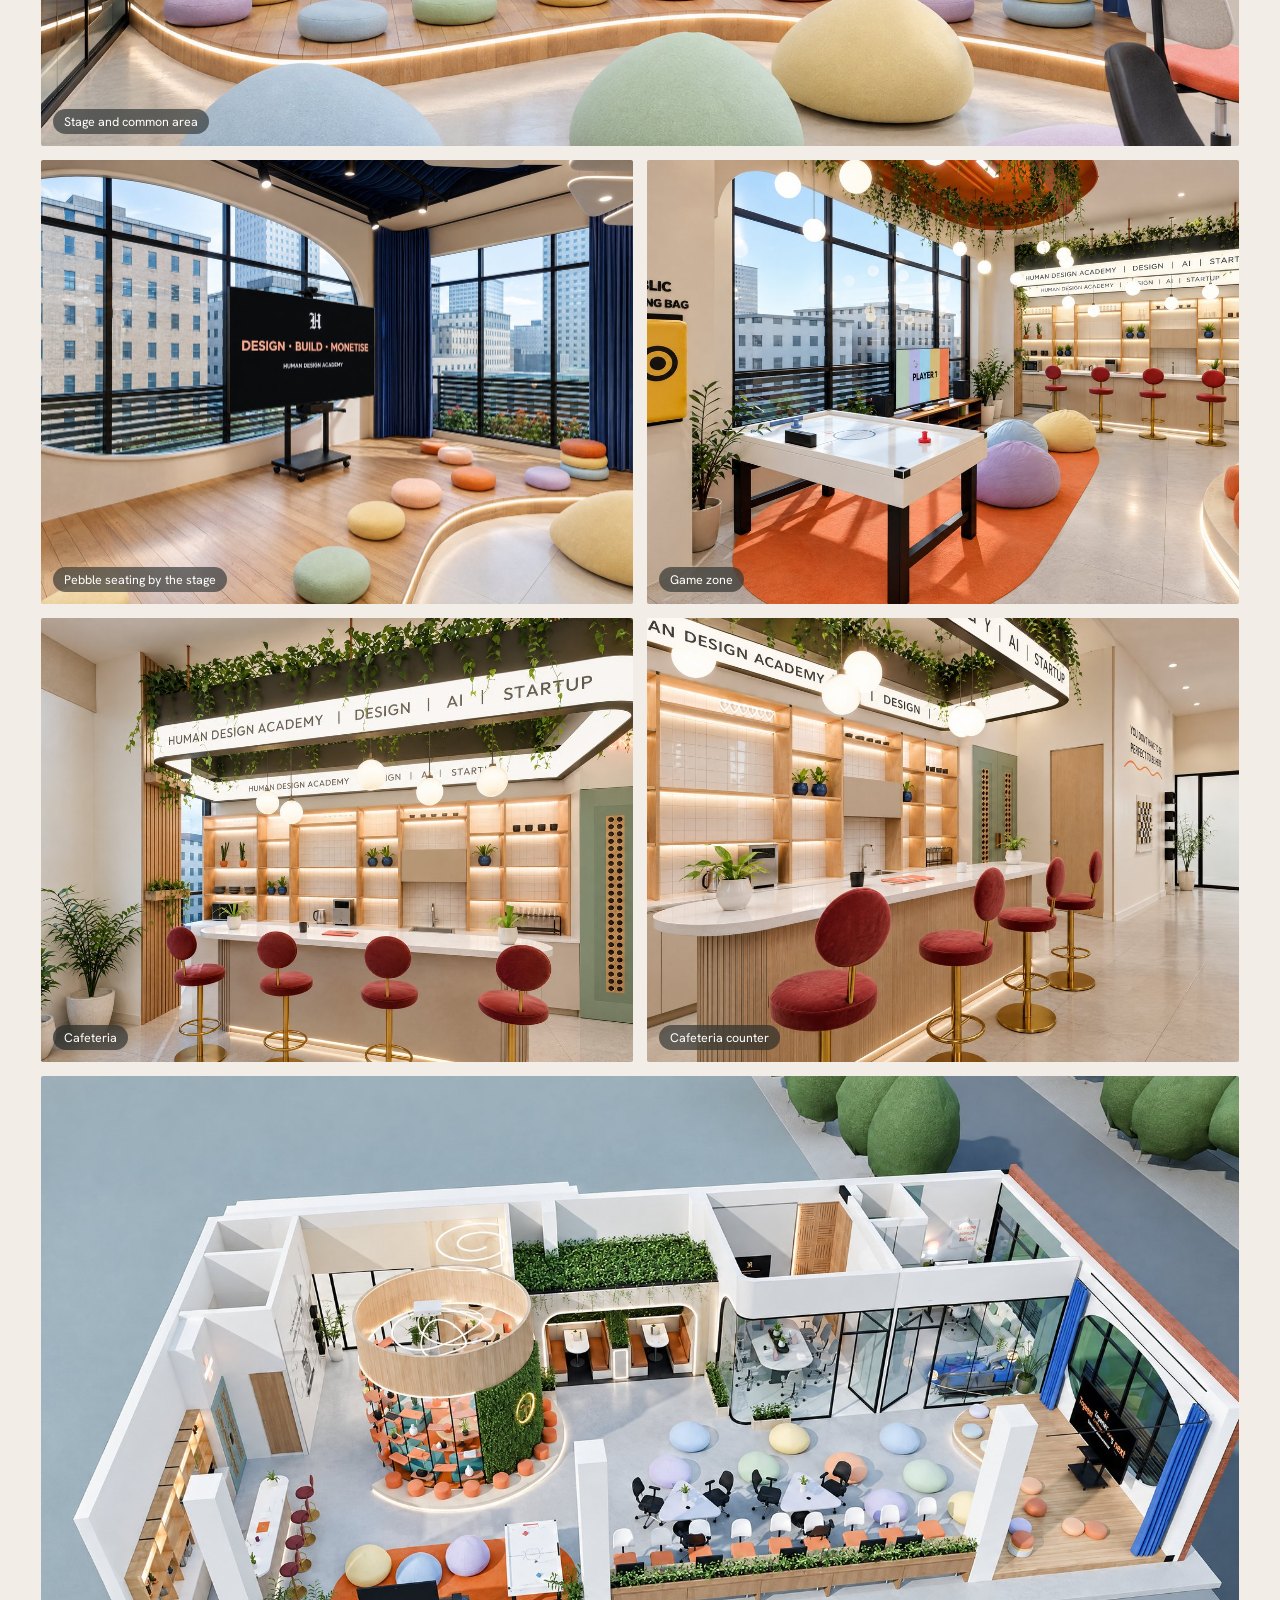
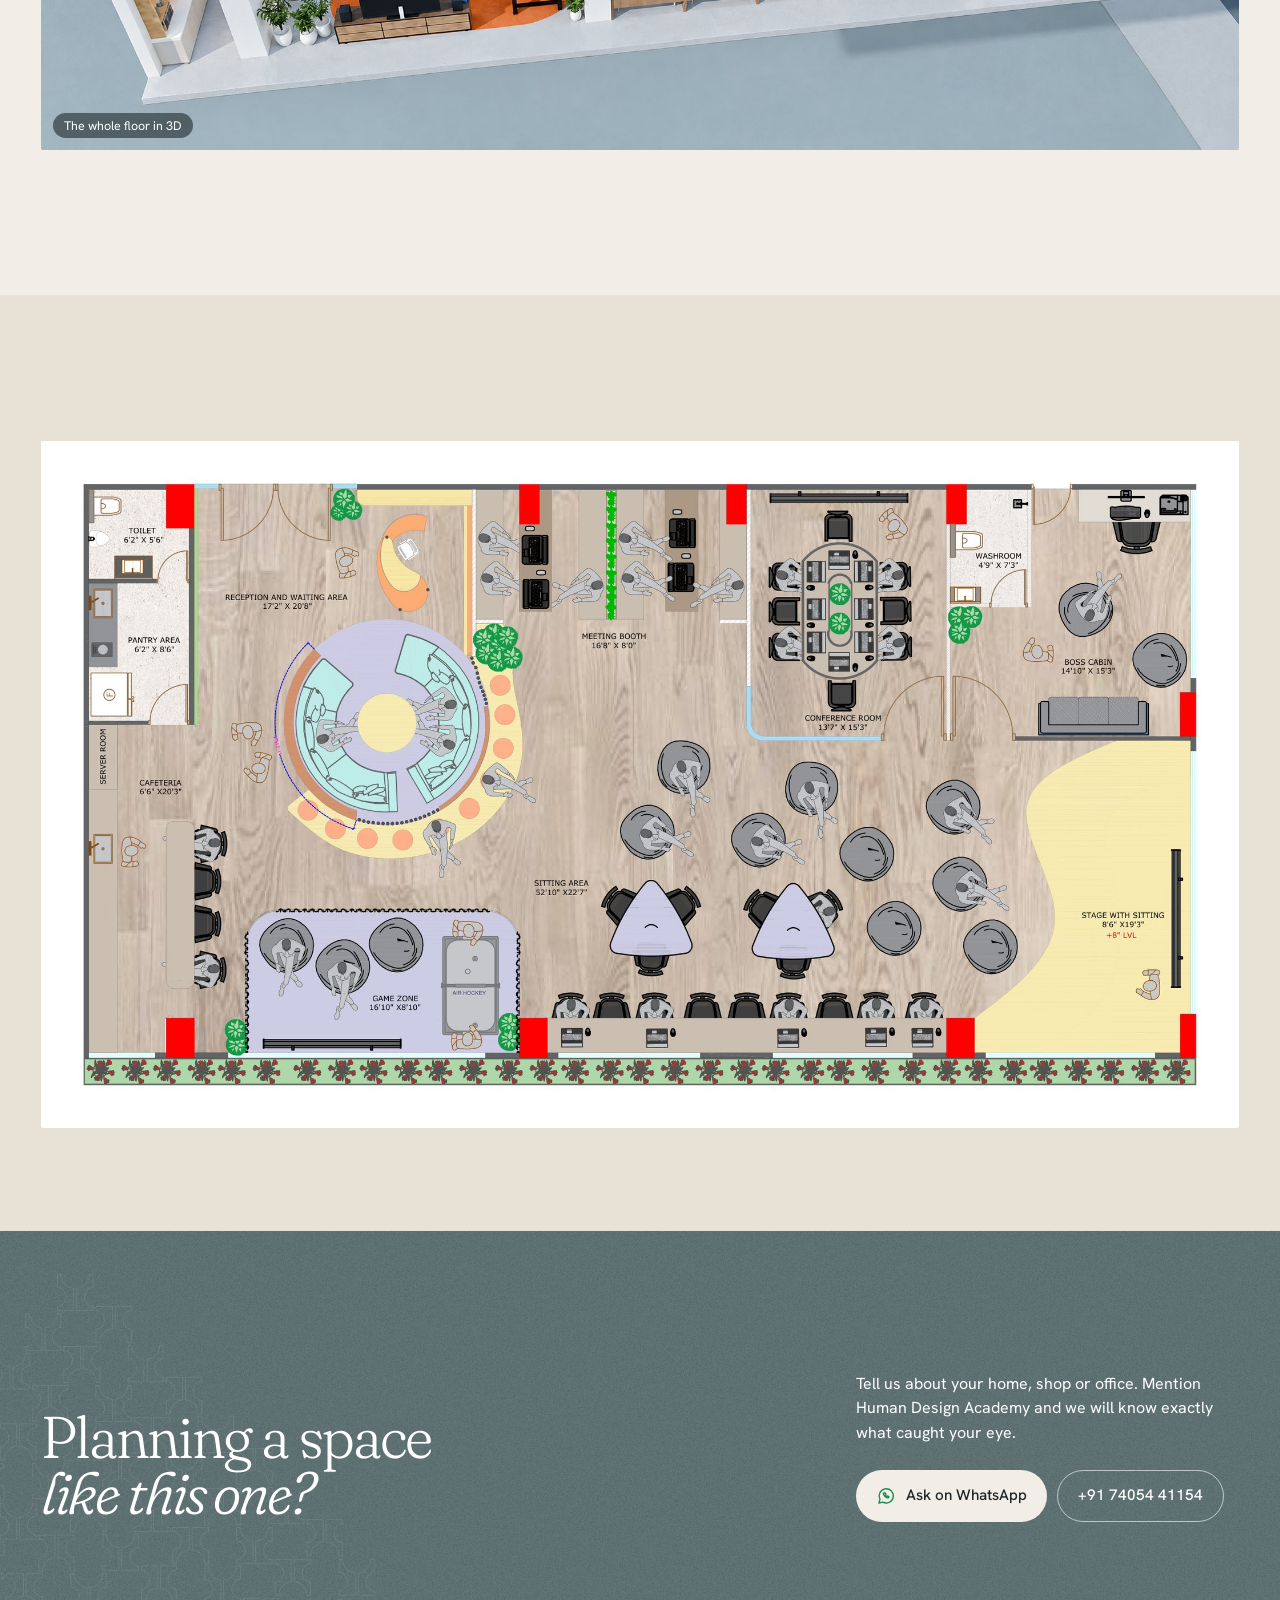
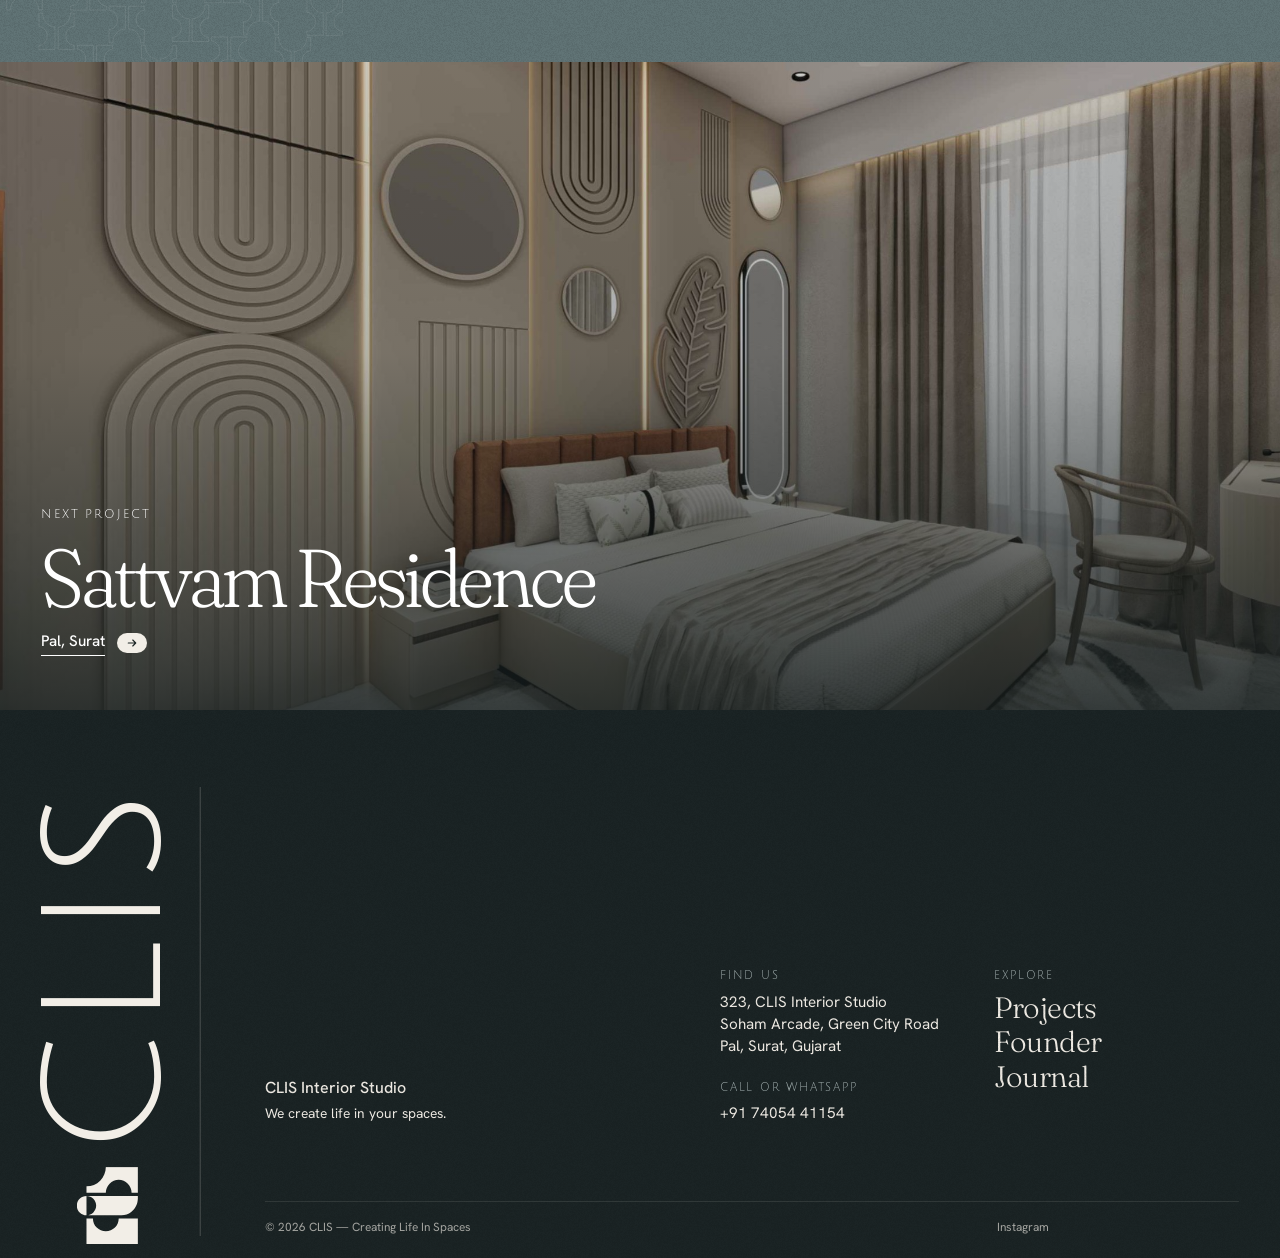
<file: projects/human-design-academy.html>
<!doctype html>
<html lang="en-IN">
<head>
  <meta charset="utf-8">
  <meta name="viewport" content="width=device-width, initial-scale=1, viewport-fit=cover">
  <title>Human Design Academy | Adajan, Surat | CLIS Interior Studio</title>
  <meta name="description" content="A learning studio in Adajan, drawn to feel nothing like an office. Commercial, Learning studio project by CLIS Interior Studio, Adajan, Surat.">
  <meta name="robots" content="index, follow, max-image-preview:large">
  <meta name="theme-color" content="#718385">
  <link rel="canonical" href="https://clis.work/projects/human-design-academy.html">
  <meta property="og:type" content="article">
  <meta property="og:site_name" content="CLIS — Creating Life In Spaces">
  <meta property="og:locale" content="en_IN">
  <meta property="og:url" content="https://clis.work/projects/human-design-academy.html">
  <meta property="og:title" content="Human Design Academy | CLIS Interior Studio">
  <meta property="og:description" content="A learning studio in Adajan, drawn to feel nothing like an office.">
  <meta property="og:image" content="https://clis.work/assets/projects/human-design-academy/00-reception-lounge.jpg">
  <meta property="og:image:width" content="2200">
  <meta property="og:image:height" content="1244">
  <meta name="twitter:card" content="summary_large_image">
  <meta name="twitter:title" content="Human Design Academy | CLIS Interior Studio">
  <meta name="twitter:description" content="A learning studio in Adajan, drawn to feel nothing like an office.">
  <meta name="twitter:image" content="https://clis.work/assets/projects/human-design-academy/00-reception-lounge.jpg">
  <link rel="icon" href="/favicon.ico" sizes="any">
  <link rel="icon" href="/assets/brand/favicon.svg" type="image/svg+xml">
  <link rel="apple-touch-icon" href="/assets/icons/apple-touch-icon.png">
  <link rel="manifest" href="/site.webmanifest">
  <link rel="preconnect" href="https://fonts.googleapis.com">
  <link rel="preconnect" href="https://fonts.gstatic.com" crossorigin>
  <link href="https://fonts.googleapis.com/css2?family=Fraunces:ital,opsz,wght,SOFT@0,9..144,300..500,0..100;1,9..144,300..500,0..100&family=Hanken+Grotesk:wght@300..600&family=Julius+Sans+One&display=swap" rel="stylesheet">
  <link rel="stylesheet" href="../css/style.css">
  <script>document.documentElement.classList.add('js')</script>
  <script type="application/ld+json">{"@context": "https://schema.org", "@graph": [{"@type": "CreativeWork", "name": "Human Design Academy", "description": "A learning studio in Adajan, drawn to feel nothing like an office.", "url": "https://clis.work/projects/human-design-academy.html", "image": "https://clis.work/assets/projects/human-design-academy/00-reception-lounge.jpg", "locationCreated": {"@type": "Place", "name": "Adajan, Surat"}, "creator": {"@type": "Organization", "name": "CLIS — Creating Life In Spaces", "url": "https://clis.work/"}, "genre": "Interior design", "inLanguage": "en-IN"}, {"@type": "BreadcrumbList", "itemListElement": [{"@type": "ListItem", "position": 1, "name": "CLIS", "item": "https://clis.work/"}, {"@type": "ListItem", "position": 2, "name": "Projects", "item": "https://clis.work/#projects"}, {"@type": "ListItem", "position": 3, "name": "Human Design Academy", "item": "https://clis.work/projects/human-design-academy.html"}]}]}</script>
</head>
<body>
  <header class="site-header" data-header>
    <div class="site-header__left"><span class="pill">Surat</span><span class="pill" data-clock>--:--</span><span class="site-header__tz">IST</span></div>
    <a class="logo-chip" href="../" aria-label="CLIS home"><span class="mark"></span><span class="wordmark wordmark--sm">Creat<b>ING</b><br>life in space<b>S</b></span></a>
    <nav class="site-header__right" aria-label="Primary">
      <a class="nav-link" href="../#projects">Projects</a>
      <a class="nav-link" href="../#journal">Journal</a>
      <a class="talk" href="#ask"><span>Enquire</span><span class="talk__dot" aria-hidden="true"><svg viewBox="0 0 16 16" fill="none" stroke="currentColor" stroke-width="1.5" stroke-linecap="round" stroke-linejoin="round"><path d="M3 8h10M9 4l4 4-4 4"/></svg></span></a>
    </nav>
  </header>

  <main>
    <section class="proj-hero" data-theme="dark">
      <picture>
        <source media="(max-width: 699px)" srcset="../assets/projects/human-design-academy/cover-sm.jpg">
        <img src="../assets/projects/human-design-academy/00-reception-lounge.jpg" alt="Reception lounge at Human Design Academy with a round green sofa, moss wall and peach walls" fetchpriority="high">
      </picture>
      <div class="proj-hero__inner">
        <a class="proj-hero__back" href="../#projects">All projects</a>
        <div class="project__count"><span class="pill">02</span><span class="pill">07</span></div>
        <h1 class="proj-hero__title">Human Design Academy</h1>
        <p class="proj-hero__meta">Adajan, Surat<br>Commercial · Learning studio</p>
      </div>
    </section>

    <section class="proj-intro" data-theme="light">
      <div class="wrap proj-intro__grid">
        <dl class="facts reveal">
            <div><dt>Location</dt><dd>Adajan, Surat</dd></div>
            <div><dt>Type</dt><dd>Commercial: learning studio and workplace</dd></div>
            <div><dt>Scope</dt><dd>Space planning, interior design, ceiling, lighting and furniture drawings</dd></div>
            <div><dt>Status</dt><dd>Design stage, October 2026</dd></div>
            <div><dt>Spaces</dt><dd>Reception lounge, meeting booths, conference room, cabin, stage, game zone, cafeteria</dd></div>
        </dl>
        <div class="proj-intro__text">
          <p class="lede reveal">A learning studio in Adajan, drawn to feel nothing like an office.</p>
          <p class="reveal">You arrive at a circular lounge under a ring of light, with a moss wall behind it and the academy&#x27;s monogram glowing on peach plaster. From there the floor opens into one long room: booths wrapped in planting for small conversations, a glass conference room, a cabin with a daybed, and a stage where the seating is a scatter of pastel pebbles.</p>
          <p class="reveal">The ceiling does as much work as the walls. A field of triangular panels runs over the common area and breaks into curves above the lounge and the cafeteria, so each zone has its own light without a single partition.</p>
          <a class="link reveal" href="#ask"><span>Ask about this project</span><span class="link__dot" aria-hidden="true"><svg viewBox="0 0 16 16" fill="none" stroke="currentColor" stroke-width="1.5" stroke-linecap="round" stroke-linejoin="round"><path d="M3 8h10M9 4l4 4-4 4"/></svg></span></a>
        </div>
      </div>
    </section>

    <section class="gallery" data-theme="light" aria-label="Project gallery">
      <div class="wrap">
        <div class="shots shots--l"><figure class="shot shot--l reveal"><button class="shot__btn" type="button" data-zoom="../assets/projects/human-design-academy/01-reception.jpg" aria-label="Enlarge: Reception and waiting lounge"><img src="../assets/projects/human-design-academy/01-reception.jpg" alt="Reception and waiting lounge" loading="lazy" width="1900" height="1074"></button><figcaption>Reception and waiting lounge</figcaption></figure></div>
        <div class="shots shots--m"><figure class="shot shot--m reveal"><button class="shot__btn" type="button" data-zoom="../assets/projects/human-design-academy/02-front-desk.jpg" aria-label="Enlarge: Front desk"><img src="../assets/projects/human-design-academy/02-front-desk.jpg" alt="Front desk" loading="lazy" width="1500" height="848"></button><figcaption>Front desk</figcaption></figure><figure class="shot shot--m reveal"><button class="shot__btn" type="button" data-zoom="../assets/projects/human-design-academy/03-meeting-booths.jpg" aria-label="Enlarge: Meeting booths"><img src="../assets/projects/human-design-academy/03-meeting-booths.jpg" alt="Meeting booths" loading="lazy" width="1500" height="848"></button><figcaption>Meeting booths</figcaption></figure></div>
        <div class="shots shots--m"><figure class="shot shot--m reveal"><button class="shot__btn" type="button" data-zoom="../assets/projects/human-design-academy/04-booth.jpg" aria-label="Enlarge: Inside a booth"><img src="../assets/projects/human-design-academy/04-booth.jpg" alt="Inside a booth" loading="lazy" width="1500" height="848"></button><figcaption>Inside a booth</figcaption></figure><figure class="shot shot--m reveal"><button class="shot__btn" type="button" data-zoom="../assets/projects/human-design-academy/05-conference-room.jpg" aria-label="Enlarge: Conference room"><img src="../assets/projects/human-design-academy/05-conference-room.jpg" alt="Conference room" loading="lazy" width="1500" height="848"></button><figcaption>Conference room</figcaption></figure></div>
        <div class="shots shots--m"><figure class="shot shot--m reveal"><button class="shot__btn" type="button" data-zoom="../assets/projects/human-design-academy/06-conference-table.jpg" aria-label="Enlarge: Conference room, table side"><img src="../assets/projects/human-design-academy/06-conference-table.jpg" alt="Conference room, table side" loading="lazy" width="1500" height="848"></button><figcaption>Conference room, table side</figcaption></figure><figure class="shot shot--m reveal"><button class="shot__btn" type="button" data-zoom="../assets/projects/human-design-academy/07-cabin.jpg" aria-label="Enlarge: Cabin"><img src="../assets/projects/human-design-academy/07-cabin.jpg" alt="Cabin" loading="lazy" width="1500" height="848"></button><figcaption>Cabin</figcaption></figure></div>
        <div class="shots shots--l"><figure class="shot shot--l reveal"><button class="shot__btn" type="button" data-zoom="../assets/projects/human-design-academy/08-cabin-lounge.jpg" aria-label="Enlarge: Cabin seating"><img src="../assets/projects/human-design-academy/08-cabin-lounge.jpg" alt="Cabin seating" loading="lazy" width="1500" height="848"></button><figcaption>Cabin seating</figcaption></figure></div>
        <div class="shots shots--l"><figure class="shot shot--l reveal"><button class="shot__btn" type="button" data-zoom="../assets/projects/human-design-academy/09-stage.jpg" aria-label="Enlarge: Stage and common area"><img src="../assets/projects/human-design-academy/09-stage.jpg" alt="Stage and common area" loading="lazy" width="1900" height="1689"></button><figcaption>Stage and common area</figcaption></figure></div>
        <div class="shots shots--m"><figure class="shot shot--m reveal"><button class="shot__btn" type="button" data-zoom="../assets/projects/human-design-academy/10-stage-seating.jpg" aria-label="Enlarge: Pebble seating by the stage"><img src="../assets/projects/human-design-academy/10-stage-seating.jpg" alt="Pebble seating by the stage" loading="lazy" width="1500" height="889"></button><figcaption>Pebble seating by the stage</figcaption></figure><figure class="shot shot--m reveal"><button class="shot__btn" type="button" data-zoom="../assets/projects/human-design-academy/11-game-zone.jpg" aria-label="Enlarge: Game zone"><img src="../assets/projects/human-design-academy/11-game-zone.jpg" alt="Game zone" loading="lazy" width="1500" height="848"></button><figcaption>Game zone</figcaption></figure></div>
        <div class="shots shots--m"><figure class="shot shot--m reveal"><button class="shot__btn" type="button" data-zoom="../assets/projects/human-design-academy/12-cafeteria.jpg" aria-label="Enlarge: Cafeteria"><img src="../assets/projects/human-design-academy/12-cafeteria.jpg" alt="Cafeteria" loading="lazy" width="1500" height="848"></button><figcaption>Cafeteria</figcaption></figure><figure class="shot shot--m reveal"><button class="shot__btn" type="button" data-zoom="../assets/projects/human-design-academy/13-cafeteria-bar.jpg" aria-label="Enlarge: Cafeteria counter"><img src="../assets/projects/human-design-academy/13-cafeteria-bar.jpg" alt="Cafeteria counter" loading="lazy" width="1500" height="848"></button><figcaption>Cafeteria counter</figcaption></figure></div>
        <div class="shots shots--l"><figure class="shot shot--l reveal"><button class="shot__btn" type="button" data-zoom="../assets/projects/human-design-academy/14-overview.jpg" aria-label="Enlarge: The whole floor in 3D"><img src="../assets/projects/human-design-academy/14-overview.jpg" alt="The whole floor in 3D" loading="lazy" width="1900" height="1074"></button><figcaption>The whole floor in 3D</figcaption></figure></div>
        <p class="gallery__note reveal">Design visualisations of the CLIS scheme, re-rendered for clarity from the studio’s 3D views.</p>
      </div>
    </section>

    <section class="plan" data-theme="light">
      <div class="wrap">
        <div class="tag-row reveal"><span class="pill">Plan</span><span class="eyebrow">How the space is laid out</span></div>
        <figure class="plan__sheet reveal"><button class="shot__btn" type="button" data-zoom="../assets/projects/human-design-academy/plan-1.jpg" aria-label="Enlarge the plan"><img src="../assets/projects/human-design-academy/plan-1.jpg" alt="Furniture layout for Human Design Academy" loading="lazy" width="2000" height="1106"></button></figure>
      </div>
    </section>

    <section class="ask" id="ask" data-theme="sage">
      <img class="process__pattern" src="../assets/brand/clis-pattern.svg" alt="" aria-hidden="true">
      <div class="wrap ask__grid">
        <h2 class="display display--sm reveal">Planning a space<br><em>like this one?</em></h2>
        <div class="ask__side reveal">
          <p>Tell us about your home, shop or office. Mention Human Design Academy and we will know exactly what caught your eye.</p>
          <div class="cta__actions">
            <a class="btn btn--light" href="https://wa.me/917405441154?text=Hi%20CLIS%2C%20I%20saw%20Human%20Design%20Academy%20on%20your%20site%20and%20would%20like%20to%20talk%20about%20my%20space." target="_blank" rel="noopener"><svg viewBox="0 0 24 24" fill="none" stroke="currentColor" stroke-width="1.6" stroke-linecap="round" stroke-linejoin="round" aria-hidden="true"><path d="M3.5 20.5l1.3-4.6A8.5 8.5 0 1 1 8.2 19.3z"/><path d="M9 8.2c-.4.9-.2 2.300 1.300 3.900s3.100 2.300 4.100 2c.6-.2 1.100-.7 1.200-1.200l-1.700-1-.9.8c-.7-.3-1.500-1.100-1.900-1.800l.8-.9-.9-1.800c-.6-.1-1.600.2-2 1z"/></svg><span>Ask on WhatsApp</span></a>
            <a class="btn btn--outline" href="tel:+917405441154">+91 74054 41154</a>
          </div>
        </div>
      </div>
    </section>

    <a class="next" href="sattvam-residence.html" data-theme="dark">
      <picture>
        <source media="(max-width: 699px)" srcset="../assets/projects/sattvam-residence/cover-sm.jpg">
        <img src="../assets/projects/sattvam-residence/00-bedroom-arches.jpg" alt="" loading="lazy">
      </picture>
      <span class="next__inner">
        <span class="eyebrow">Next project</span>
        <span class="next__title">Sattvam Residence</span>
        <span class="link link--light"><span>Pal, Surat</span><span class="link__dot" aria-hidden="true"><svg viewBox="0 0 16 16" fill="none" stroke="currentColor" stroke-width="1.5" stroke-linecap="round" stroke-linejoin="round"><path d="M3 8h10M9 4l4 4-4 4"/></svg></span></span>
      </span>
    </a>
  </main>

  <footer class="footer" data-theme="dark">
    <div class="footer__brand" aria-hidden="true"><span class="mark mark--lg"></span><span class="footer__word">CLIS</span></div>
    <div class="footer__main">
      <div class="footer__meter"><p><strong>CLIS Interior Studio</strong><span>We create life in your spaces.</span></p></div>
      <div class="footer__cols">
        <div>
          <h4>Find us</h4>
          <address>323, CLIS Interior Studio<br>Soham Arcade, Green City Road<br>Pal, Surat, Gujarat</address>
          <h4>Call or WhatsApp</h4>
          <p><a href="tel:+917405441154">+91 74054 41154</a></p>
        </div>
        <div>
          <h4>Explore</h4>
          <ul class="footer__nav"><li><a href="../#projects">Projects</a></li><li><a href="../#founder">Founder</a></li><li><a href="../#journal">Journal</a></li></ul>
        </div>
      </div>
    </div>
    <div class="footer__base"><span>© 2026 CLIS — Creating Life In Spaces</span><span><a href="https://www.instagram.com/creatinglifeinspaces/" target="_blank" rel="noopener">Instagram</a></span></div>
  </footer>

  <a class="wa-float" data-wa-float href="https://wa.me/917405441154?text=Hi%20CLIS%2C%20I%20saw%20Human%20Design%20Academy%20on%20your%20site%20and%20would%20like%20to%20talk%20about%20my%20space." target="_blank" rel="noopener" aria-label="Ask CLIS about Human Design Academy on WhatsApp">
    <svg viewBox="0 0 24 24" fill="none" stroke="currentColor" stroke-width="1.6" stroke-linecap="round" stroke-linejoin="round" aria-hidden="true"><path d="M3.5 20.5l1.3-4.6A8.5 8.5 0 1 1 8.2 19.3z"/><path d="M9 8.2c-.4.9-.2 2.300 1.300 3.900s3.100 2.300 4.100 2c.6-.2 1.100-.7 1.200-1.200l-1.700-1-.9.8c-.7-.3-1.500-1.100-1.900-1.800l.8-.9-.9-1.800c-.6-.1-1.600.2-2 1z"/></svg>
    <span>Ask on WhatsApp</span>
  </a>

  <dialog class="zoom" data-zoom-dialog aria-label="Enlarged image"><button class="zoom__close" type="button" data-zoom-close aria-label="Close">Close</button><img alt=""></dialog>
  <script src="../js/main.js" defer></script>
</body>
</html>
</file>
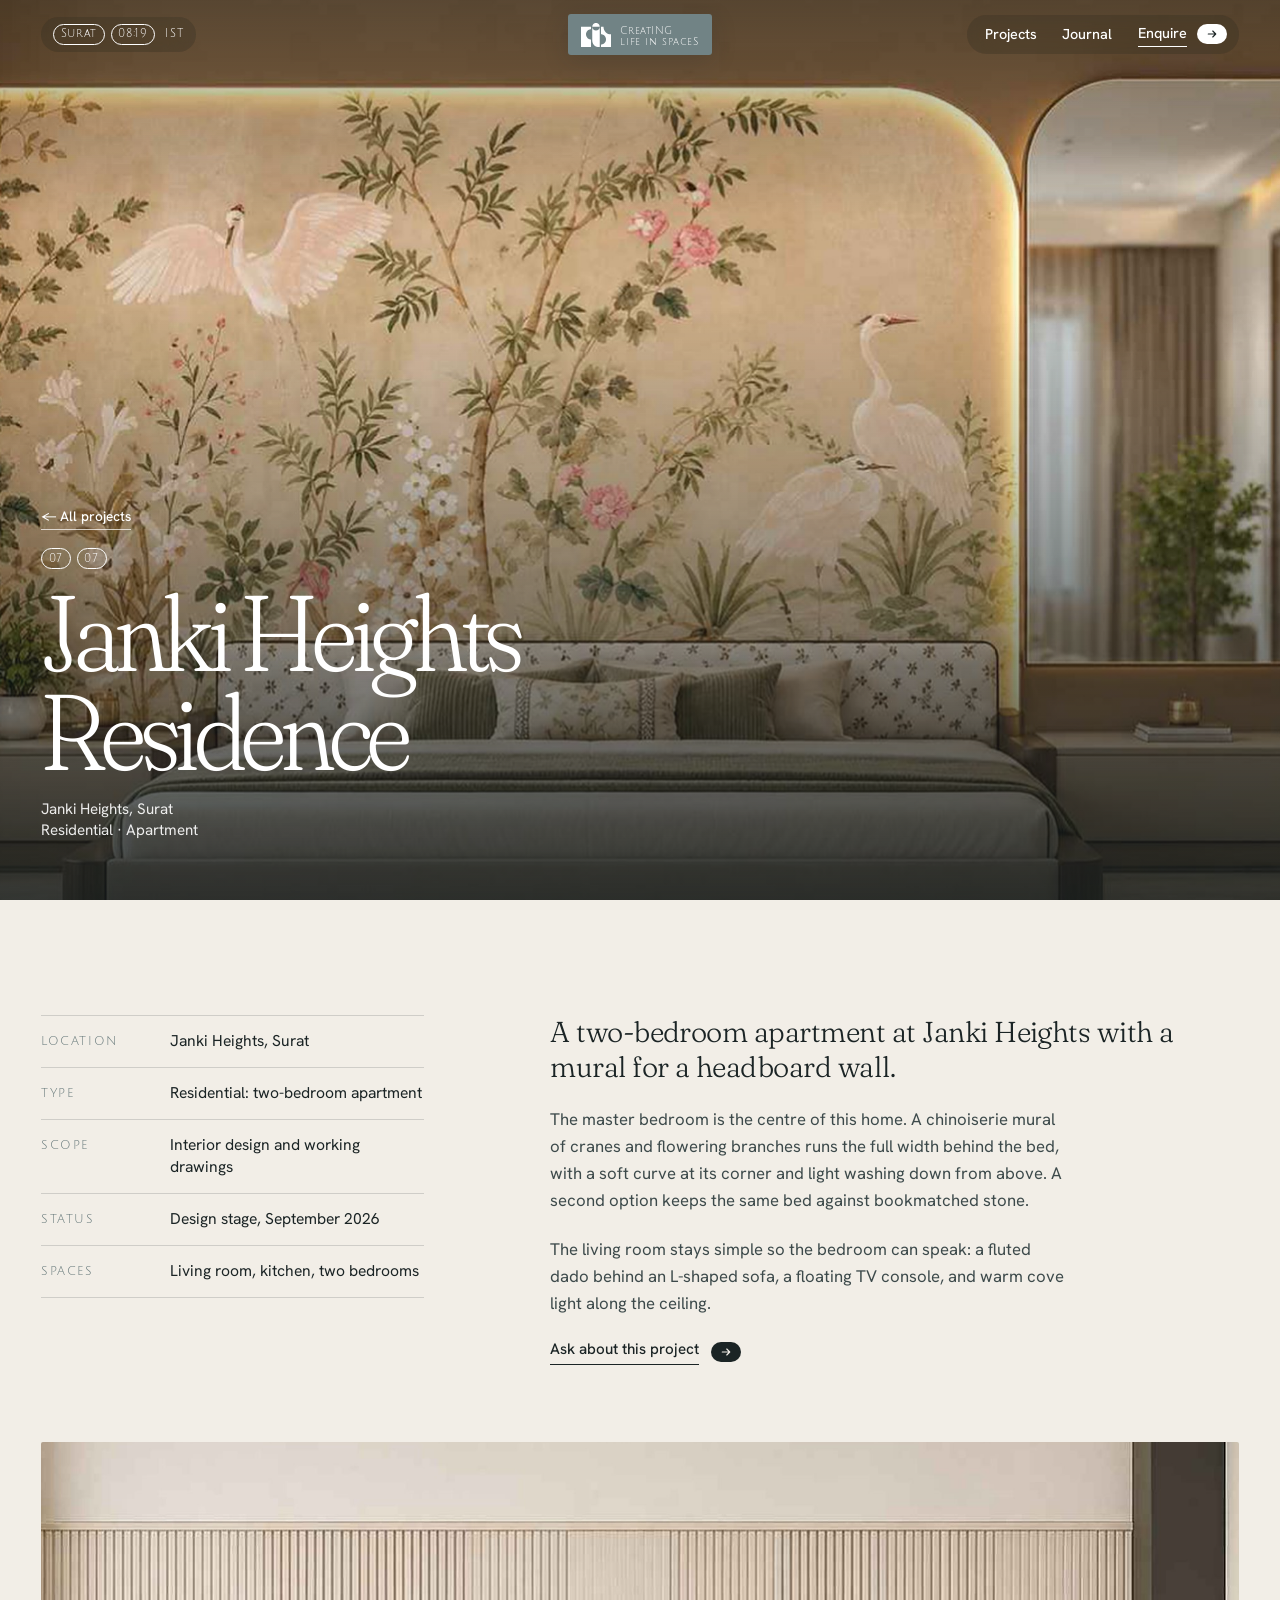
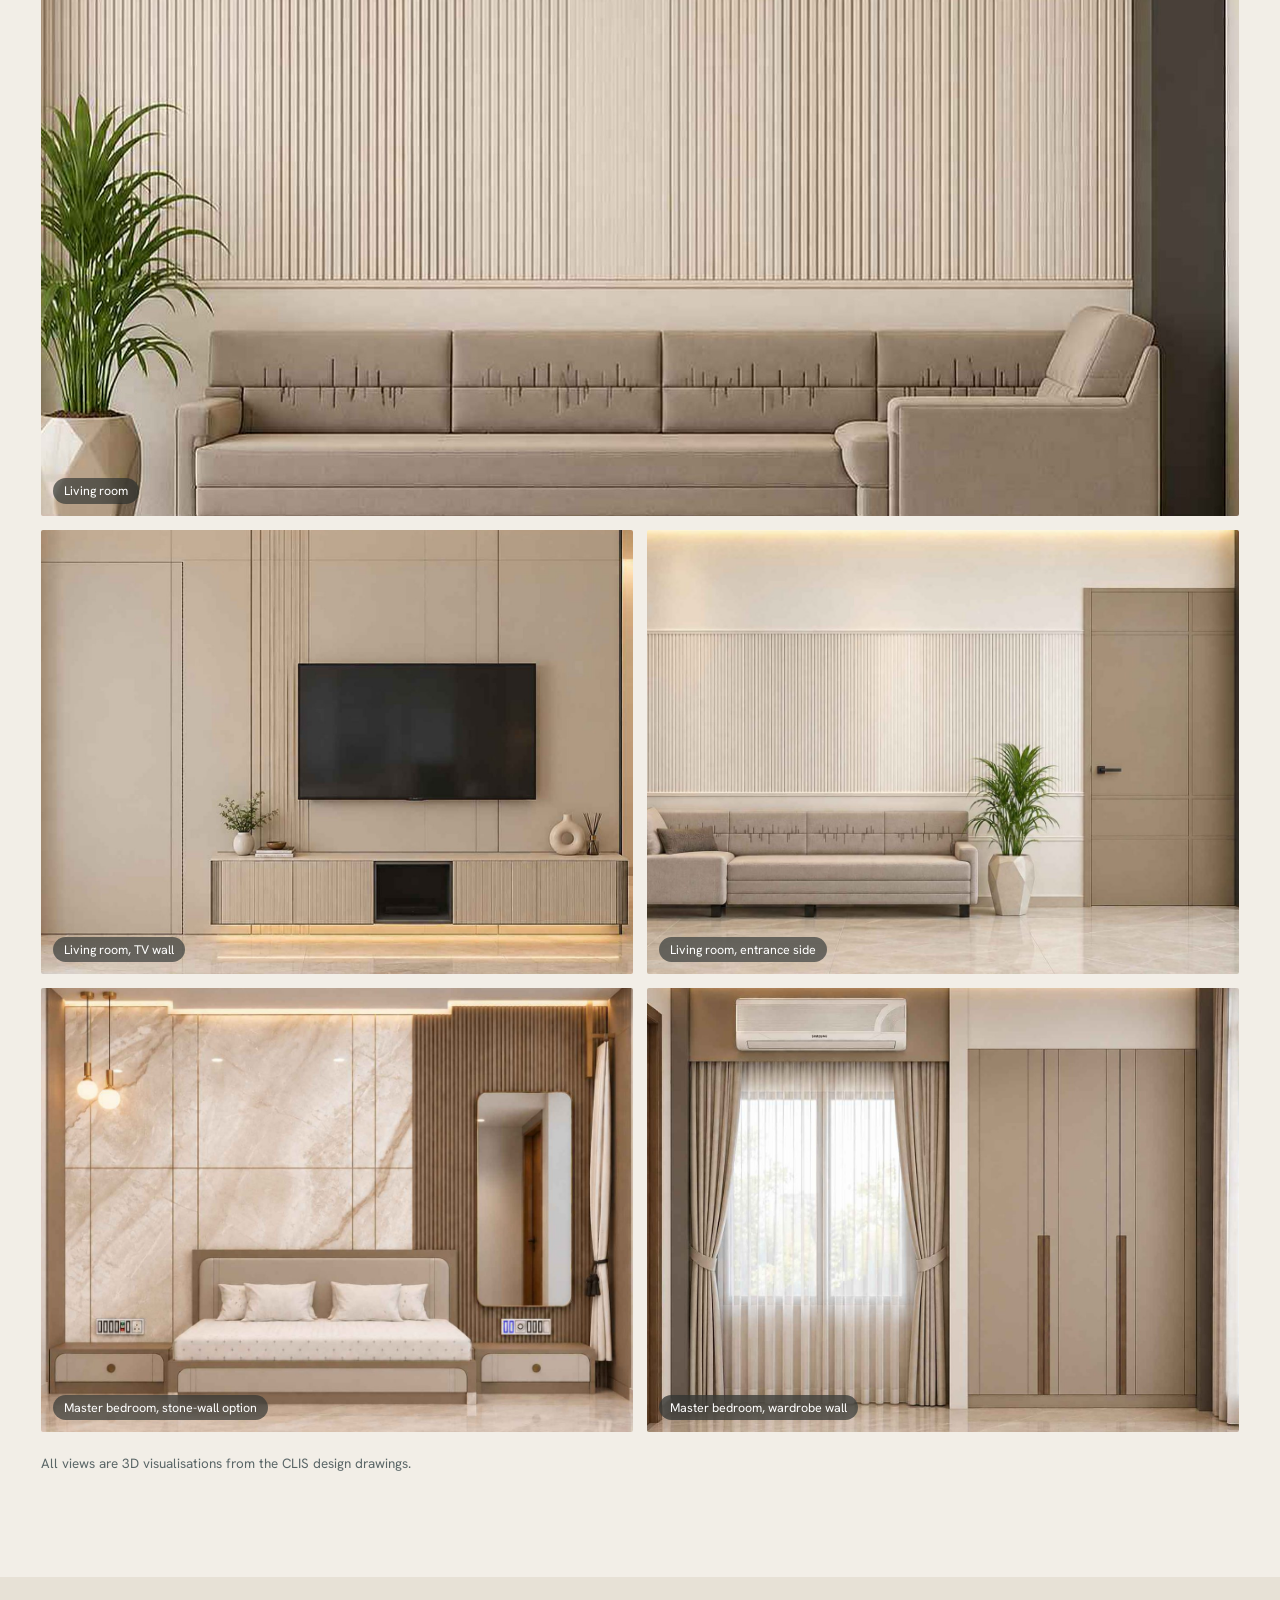
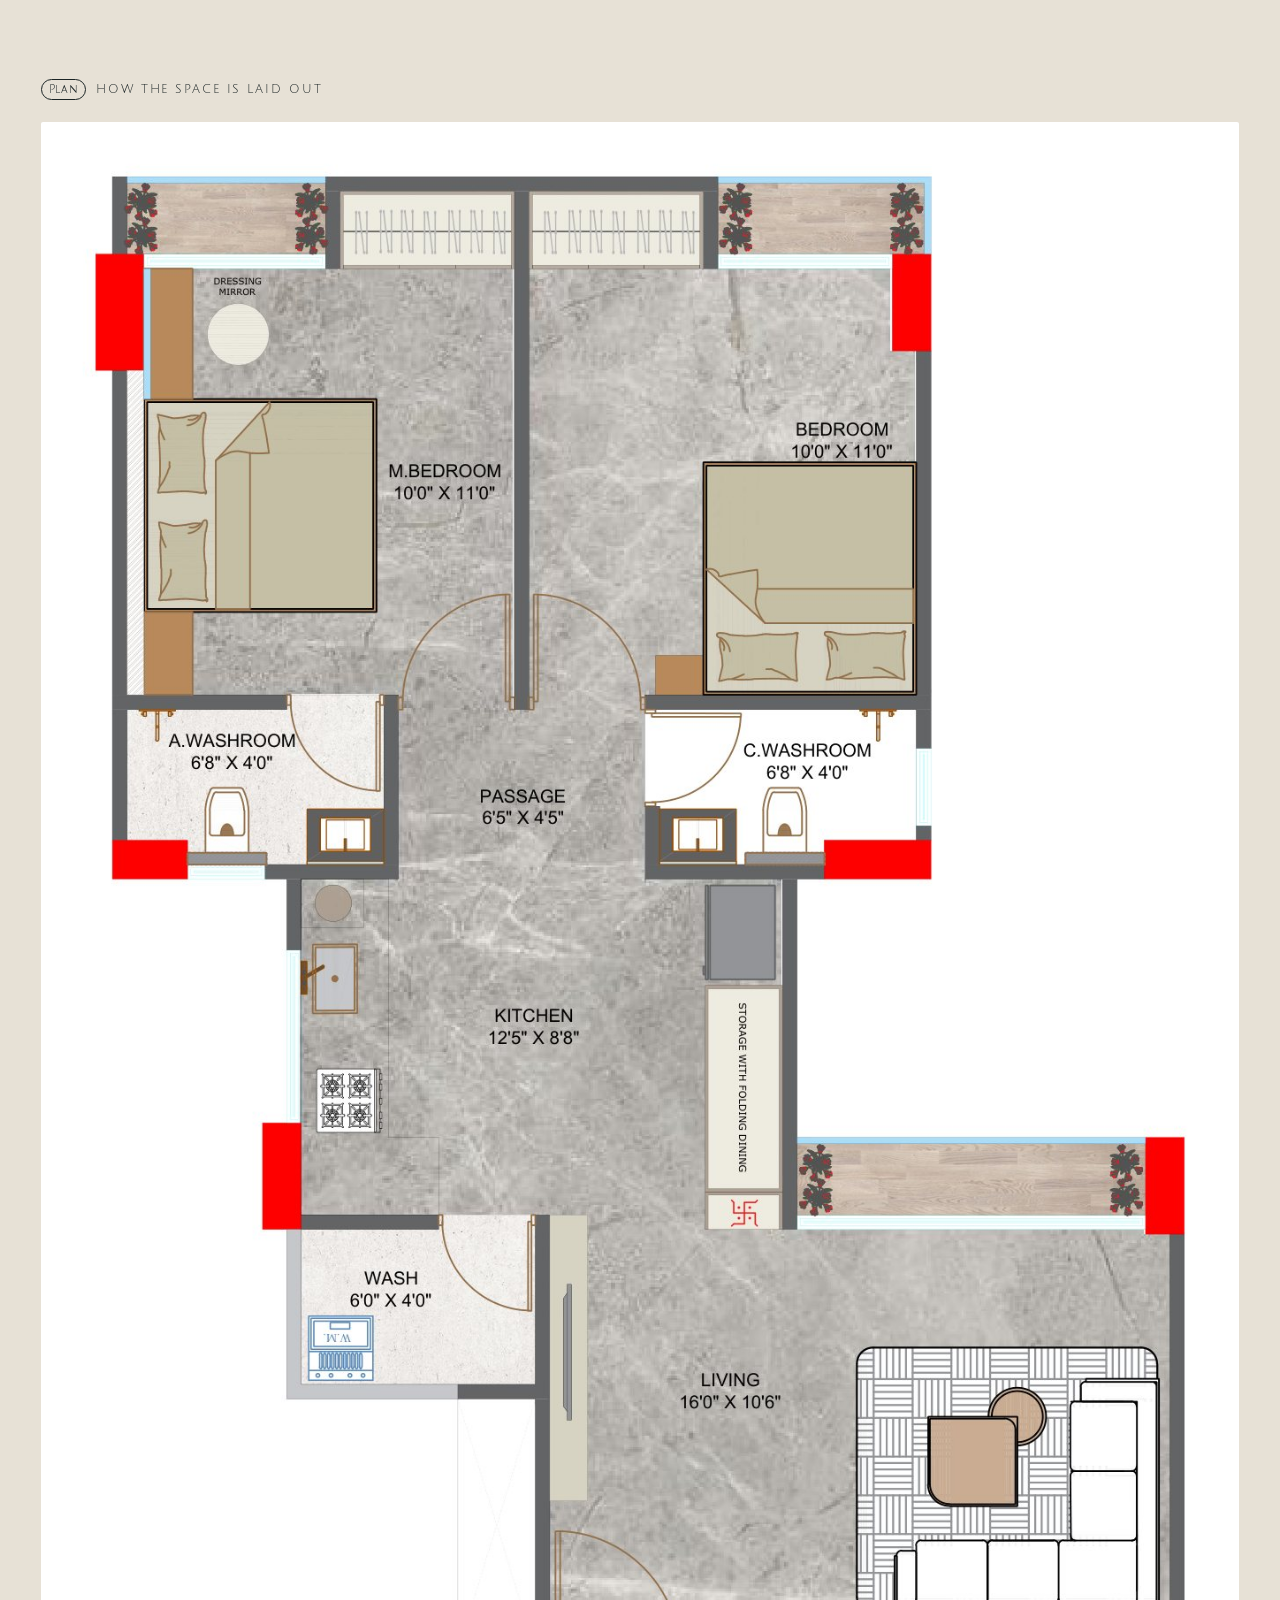
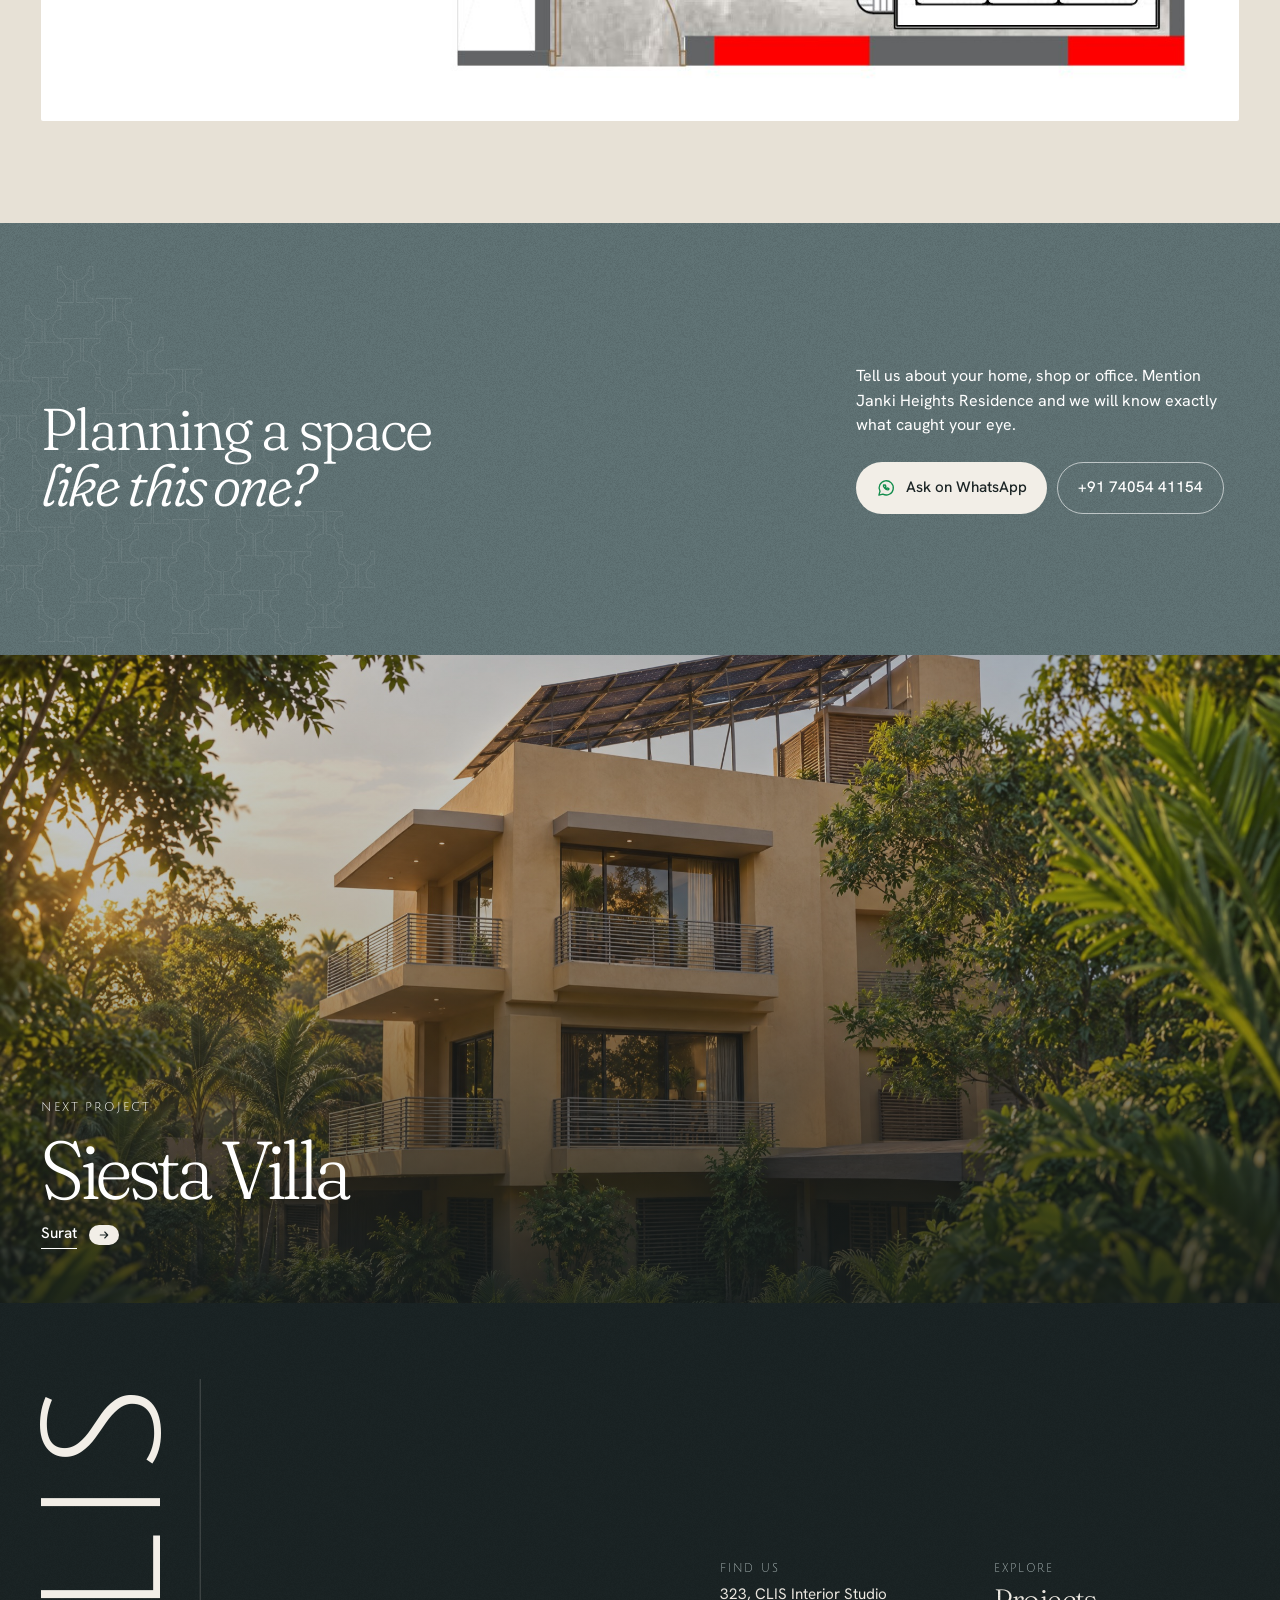
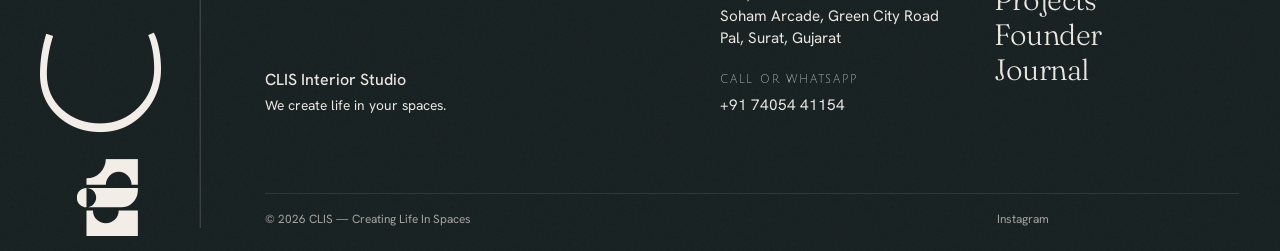
<file: projects/janki-heights-residence.html>
<!doctype html>
<html lang="en-IN">
<head>
  <meta charset="utf-8">
  <meta name="viewport" content="width=device-width, initial-scale=1, viewport-fit=cover">
  <title>Janki Heights Residence | Janki Heights, Surat | CLIS Interior Studio</title>
  <meta name="description" content="A two-bedroom apartment at Janki Heights with a mural for a headboard wall. Residential, Apartment project by CLIS Interior Studio, Janki Heights, Surat.">
  <meta name="robots" content="index, follow, max-image-preview:large">
  <meta name="theme-color" content="#718385">
  <link rel="canonical" href="https://clis.work/projects/janki-heights-residence.html">
  <meta property="og:type" content="article">
  <meta property="og:site_name" content="CLIS — Creating Life In Spaces">
  <meta property="og:locale" content="en_IN">
  <meta property="og:url" content="https://clis.work/projects/janki-heights-residence.html">
  <meta property="og:title" content="Janki Heights Residence | CLIS Interior Studio">
  <meta property="og:description" content="A two-bedroom apartment at Janki Heights with a mural for a headboard wall.">
  <meta property="og:image" content="https://clis.work/assets/projects/janki-heights-residence/00-master-bedroom.jpg">
  <meta property="og:image:width" content="2016">
  <meta property="og:image:height" content="1637">
  <meta name="twitter:card" content="summary_large_image">
  <meta name="twitter:title" content="Janki Heights Residence | CLIS Interior Studio">
  <meta name="twitter:description" content="A two-bedroom apartment at Janki Heights with a mural for a headboard wall.">
  <meta name="twitter:image" content="https://clis.work/assets/projects/janki-heights-residence/00-master-bedroom.jpg">
  <link rel="icon" href="/favicon.ico" sizes="any">
  <link rel="icon" href="/assets/brand/favicon.svg" type="image/svg+xml">
  <link rel="apple-touch-icon" href="/assets/icons/apple-touch-icon.png">
  <link rel="manifest" href="/site.webmanifest">
  <link rel="preconnect" href="https://fonts.googleapis.com">
  <link rel="preconnect" href="https://fonts.gstatic.com" crossorigin>
  <link href="https://fonts.googleapis.com/css2?family=Fraunces:ital,opsz,wght,SOFT@0,9..144,300..500,0..100;1,9..144,300..500,0..100&family=Hanken+Grotesk:wght@300..600&family=Julius+Sans+One&display=swap" rel="stylesheet">
  <link rel="stylesheet" href="../css/style.css">
  <script>document.documentElement.classList.add('js')</script>
  <script type="application/ld+json">{"@context": "https://schema.org", "@graph": [{"@type": "CreativeWork", "name": "Janki Heights Residence", "description": "A two-bedroom apartment at Janki Heights with a mural for a headboard wall.", "url": "https://clis.work/projects/janki-heights-residence.html", "image": "https://clis.work/assets/projects/janki-heights-residence/00-master-bedroom.jpg", "locationCreated": {"@type": "Place", "name": "Janki Heights, Surat"}, "creator": {"@type": "Organization", "name": "CLIS — Creating Life In Spaces", "url": "https://clis.work/"}, "genre": "Interior design", "inLanguage": "en-IN"}, {"@type": "BreadcrumbList", "itemListElement": [{"@type": "ListItem", "position": 1, "name": "CLIS", "item": "https://clis.work/"}, {"@type": "ListItem", "position": 2, "name": "Projects", "item": "https://clis.work/#projects"}, {"@type": "ListItem", "position": 3, "name": "Janki Heights Residence", "item": "https://clis.work/projects/janki-heights-residence.html"}]}]}</script>
</head>
<body>
  <header class="site-header" data-header>
    <div class="site-header__left"><span class="pill">Surat</span><span class="pill" data-clock>--:--</span><span class="site-header__tz">IST</span></div>
    <a class="logo-chip" href="../" aria-label="CLIS home"><span class="mark"></span><span class="wordmark wordmark--sm">Creat<b>ING</b><br>life in space<b>S</b></span></a>
    <nav class="site-header__right" aria-label="Primary">
      <a class="nav-link" href="../#projects">Projects</a>
      <a class="nav-link" href="../#journal">Journal</a>
      <a class="talk" href="#ask"><span>Enquire</span><span class="talk__dot" aria-hidden="true"><svg viewBox="0 0 16 16" fill="none" stroke="currentColor" stroke-width="1.5" stroke-linecap="round" stroke-linejoin="round"><path d="M3 8h10M9 4l4 4-4 4"/></svg></span></a>
    </nav>
  </header>

  <main>
    <section class="proj-hero" data-theme="dark">
      <picture>
        <source media="(max-width: 699px)" srcset="../assets/projects/janki-heights-residence/cover-sm.jpg">
        <img src="../assets/projects/janki-heights-residence/00-master-bedroom.jpg" alt="Master bedroom with a chinoiserie mural of cranes and blossom behind the bed" fetchpriority="high">
      </picture>
      <div class="proj-hero__inner">
        <a class="proj-hero__back" href="../#projects">All projects</a>
        <div class="project__count"><span class="pill">07</span><span class="pill">07</span></div>
        <h1 class="proj-hero__title">Janki Heights Residence</h1>
        <p class="proj-hero__meta">Janki Heights, Surat<br>Residential · Apartment</p>
      </div>
    </section>

    <section class="proj-intro" data-theme="light">
      <div class="wrap proj-intro__grid">
        <dl class="facts reveal">
            <div><dt>Location</dt><dd>Janki Heights, Surat</dd></div>
            <div><dt>Type</dt><dd>Residential: two-bedroom apartment</dd></div>
            <div><dt>Scope</dt><dd>Interior design and working drawings</dd></div>
            <div><dt>Status</dt><dd>Design stage, September 2026</dd></div>
            <div><dt>Spaces</dt><dd>Living room, kitchen, two bedrooms</dd></div>
        </dl>
        <div class="proj-intro__text">
          <p class="lede reveal">A two-bedroom apartment at Janki Heights with a mural for a headboard wall.</p>
          <p class="reveal">The master bedroom is the centre of this home. A chinoiserie mural of cranes and flowering branches runs the full width behind the bed, with a soft curve at its corner and light washing down from above. A second option keeps the same bed against bookmatched stone.</p>
          <p class="reveal">The living room stays simple so the bedroom can speak: a fluted dado behind an L-shaped sofa, a floating TV console, and warm cove light along the ceiling.</p>
          <a class="link reveal" href="#ask"><span>Ask about this project</span><span class="link__dot" aria-hidden="true"><svg viewBox="0 0 16 16" fill="none" stroke="currentColor" stroke-width="1.5" stroke-linecap="round" stroke-linejoin="round"><path d="M3 8h10M9 4l4 4-4 4"/></svg></span></a>
        </div>
      </div>
    </section>

    <section class="gallery" data-theme="light" aria-label="Project gallery">
      <div class="wrap">
        <div class="shots shots--l"><figure class="shot shot--l reveal"><button class="shot__btn" type="button" data-zoom="../assets/projects/janki-heights-residence/01-living-room.jpg" aria-label="Enlarge: Living room"><img src="../assets/projects/janki-heights-residence/01-living-room.jpg" alt="Living room" loading="lazy" width="1900" height="1561"></button><figcaption>Living room</figcaption></figure></div>
        <div class="shots shots--m"><figure class="shot shot--m reveal"><button class="shot__btn" type="button" data-zoom="../assets/projects/janki-heights-residence/02-tv-wall.jpg" aria-label="Enlarge: Living room, TV wall"><img src="../assets/projects/janki-heights-residence/02-tv-wall.jpg" alt="Living room, TV wall" loading="lazy" width="1400" height="1238"></button><figcaption>Living room, TV wall</figcaption></figure><figure class="shot shot--m reveal"><button class="shot__btn" type="button" data-zoom="../assets/projects/janki-heights-residence/03-living-entry.jpg" aria-label="Enlarge: Living room, entrance side"><img src="../assets/projects/janki-heights-residence/03-living-entry.jpg" alt="Living room, entrance side" loading="lazy" width="1400" height="952"></button><figcaption>Living room, entrance side</figcaption></figure></div>
        <div class="shots shots--m"><figure class="shot shot--m reveal"><button class="shot__btn" type="button" data-zoom="../assets/projects/janki-heights-residence/04-bedroom-marble.jpg" aria-label="Enlarge: Master bedroom, stone-wall option"><img src="../assets/projects/janki-heights-residence/04-bedroom-marble.jpg" alt="Master bedroom, stone-wall option" loading="lazy" width="1400" height="990"></button><figcaption>Master bedroom, stone-wall option</figcaption></figure><figure class="shot shot--m reveal"><button class="shot__btn" type="button" data-zoom="../assets/projects/janki-heights-residence/05-bedroom-wardrobe.jpg" aria-label="Enlarge: Master bedroom, wardrobe wall"><img src="../assets/projects/janki-heights-residence/05-bedroom-wardrobe.jpg" alt="Master bedroom, wardrobe wall" loading="lazy" width="1400" height="1166"></button><figcaption>Master bedroom, wardrobe wall</figcaption></figure></div>
        <p class="gallery__note reveal">All views are 3D visualisations from the CLIS design drawings.</p>
      </div>
    </section>

    <section class="plan" data-theme="light">
      <div class="wrap">
        <div class="tag-row reveal"><span class="pill">Plan</span><span class="eyebrow">How the space is laid out</span></div>
        <figure class="plan__sheet reveal"><button class="shot__btn" type="button" data-zoom="../assets/projects/janki-heights-residence/plan-1.jpg" aria-label="Enlarge the plan"><img src="../assets/projects/janki-heights-residence/plan-1.jpg" alt="Furniture layout for Janki Heights Residence" loading="lazy" width="1292" height="1745"></button></figure>
      </div>
    </section>

    <section class="ask" id="ask" data-theme="sage">
      <img class="process__pattern" src="../assets/brand/clis-pattern.svg" alt="" aria-hidden="true">
      <div class="wrap ask__grid">
        <h2 class="display display--sm reveal">Planning a space<br><em>like this one?</em></h2>
        <div class="ask__side reveal">
          <p>Tell us about your home, shop or office. Mention Janki Heights Residence and we will know exactly what caught your eye.</p>
          <div class="cta__actions">
            <a class="btn btn--light" href="https://wa.me/917405441154?text=Hi%20CLIS%2C%20I%20saw%20Janki%20Heights%20Residence%20on%20your%20site%20and%20would%20like%20to%20talk%20about%20my%20space." target="_blank" rel="noopener"><svg viewBox="0 0 24 24" fill="none" stroke="currentColor" stroke-width="1.6" stroke-linecap="round" stroke-linejoin="round" aria-hidden="true"><path d="M3.5 20.5l1.3-4.6A8.5 8.5 0 1 1 8.2 19.3z"/><path d="M9 8.2c-.4.9-.2 2.300 1.300 3.900s3.100 2.300 4.100 2c.6-.2 1.100-.7 1.200-1.200l-1.700-1-.9.8c-.7-.3-1.500-1.100-1.900-1.800l.8-.9-.9-1.800c-.6-.1-1.600.2-2 1z"/></svg><span>Ask on WhatsApp</span></a>
            <a class="btn btn--outline" href="tel:+917405441154">+91 74054 41154</a>
          </div>
        </div>
      </div>
    </section>

    <a class="next" href="siesta-villa.html" data-theme="dark">
      <picture>
        <source media="(max-width: 699px)" srcset="../assets/img/siesta-villa-sm.jpg">
        <img src="../assets/img/siesta-villa.jpg" alt="" loading="lazy">
      </picture>
      <span class="next__inner">
        <span class="eyebrow">Next project</span>
        <span class="next__title">Siesta Villa</span>
        <span class="link link--light"><span>Surat</span><span class="link__dot" aria-hidden="true"><svg viewBox="0 0 16 16" fill="none" stroke="currentColor" stroke-width="1.5" stroke-linecap="round" stroke-linejoin="round"><path d="M3 8h10M9 4l4 4-4 4"/></svg></span></span>
      </span>
    </a>
  </main>

  <footer class="footer" data-theme="dark">
    <div class="footer__brand" aria-hidden="true"><span class="mark mark--lg"></span><span class="footer__word">CLIS</span></div>
    <div class="footer__main">
      <div class="footer__meter"><p><strong>CLIS Interior Studio</strong><span>We create life in your spaces.</span></p></div>
      <div class="footer__cols">
        <div>
          <h4>Find us</h4>
          <address>323, CLIS Interior Studio<br>Soham Arcade, Green City Road<br>Pal, Surat, Gujarat</address>
          <h4>Call or WhatsApp</h4>
          <p><a href="tel:+917405441154">+91 74054 41154</a></p>
        </div>
        <div>
          <h4>Explore</h4>
          <ul class="footer__nav"><li><a href="../#projects">Projects</a></li><li><a href="../#founder">Founder</a></li><li><a href="../#journal">Journal</a></li></ul>
        </div>
      </div>
    </div>
    <div class="footer__base"><span>© 2026 CLIS — Creating Life In Spaces</span><span><a href="https://www.instagram.com/creatinglifeinspaces/" target="_blank" rel="noopener">Instagram</a></span></div>
  </footer>

  <a class="wa-float" data-wa-float href="https://wa.me/917405441154?text=Hi%20CLIS%2C%20I%20saw%20Janki%20Heights%20Residence%20on%20your%20site%20and%20would%20like%20to%20talk%20about%20my%20space." target="_blank" rel="noopener" aria-label="Ask CLIS about Janki Heights Residence on WhatsApp">
    <svg viewBox="0 0 24 24" fill="none" stroke="currentColor" stroke-width="1.6" stroke-linecap="round" stroke-linejoin="round" aria-hidden="true"><path d="M3.5 20.5l1.3-4.6A8.5 8.5 0 1 1 8.2 19.3z"/><path d="M9 8.2c-.4.9-.2 2.300 1.300 3.900s3.100 2.300 4.100 2c.6-.2 1.100-.7 1.200-1.200l-1.700-1-.9.8c-.7-.3-1.500-1.100-1.900-1.800l.8-.9-.9-1.800c-.6-.1-1.600.2-2 1z"/></svg>
    <span>Ask on WhatsApp</span>
  </a>

  <dialog class="zoom" data-zoom-dialog aria-label="Enlarged image"><button class="zoom__close" type="button" data-zoom-close aria-label="Close">Close</button><img alt=""></dialog>
  <script src="../js/main.js" defer></script>
</body>
</html>
</file>
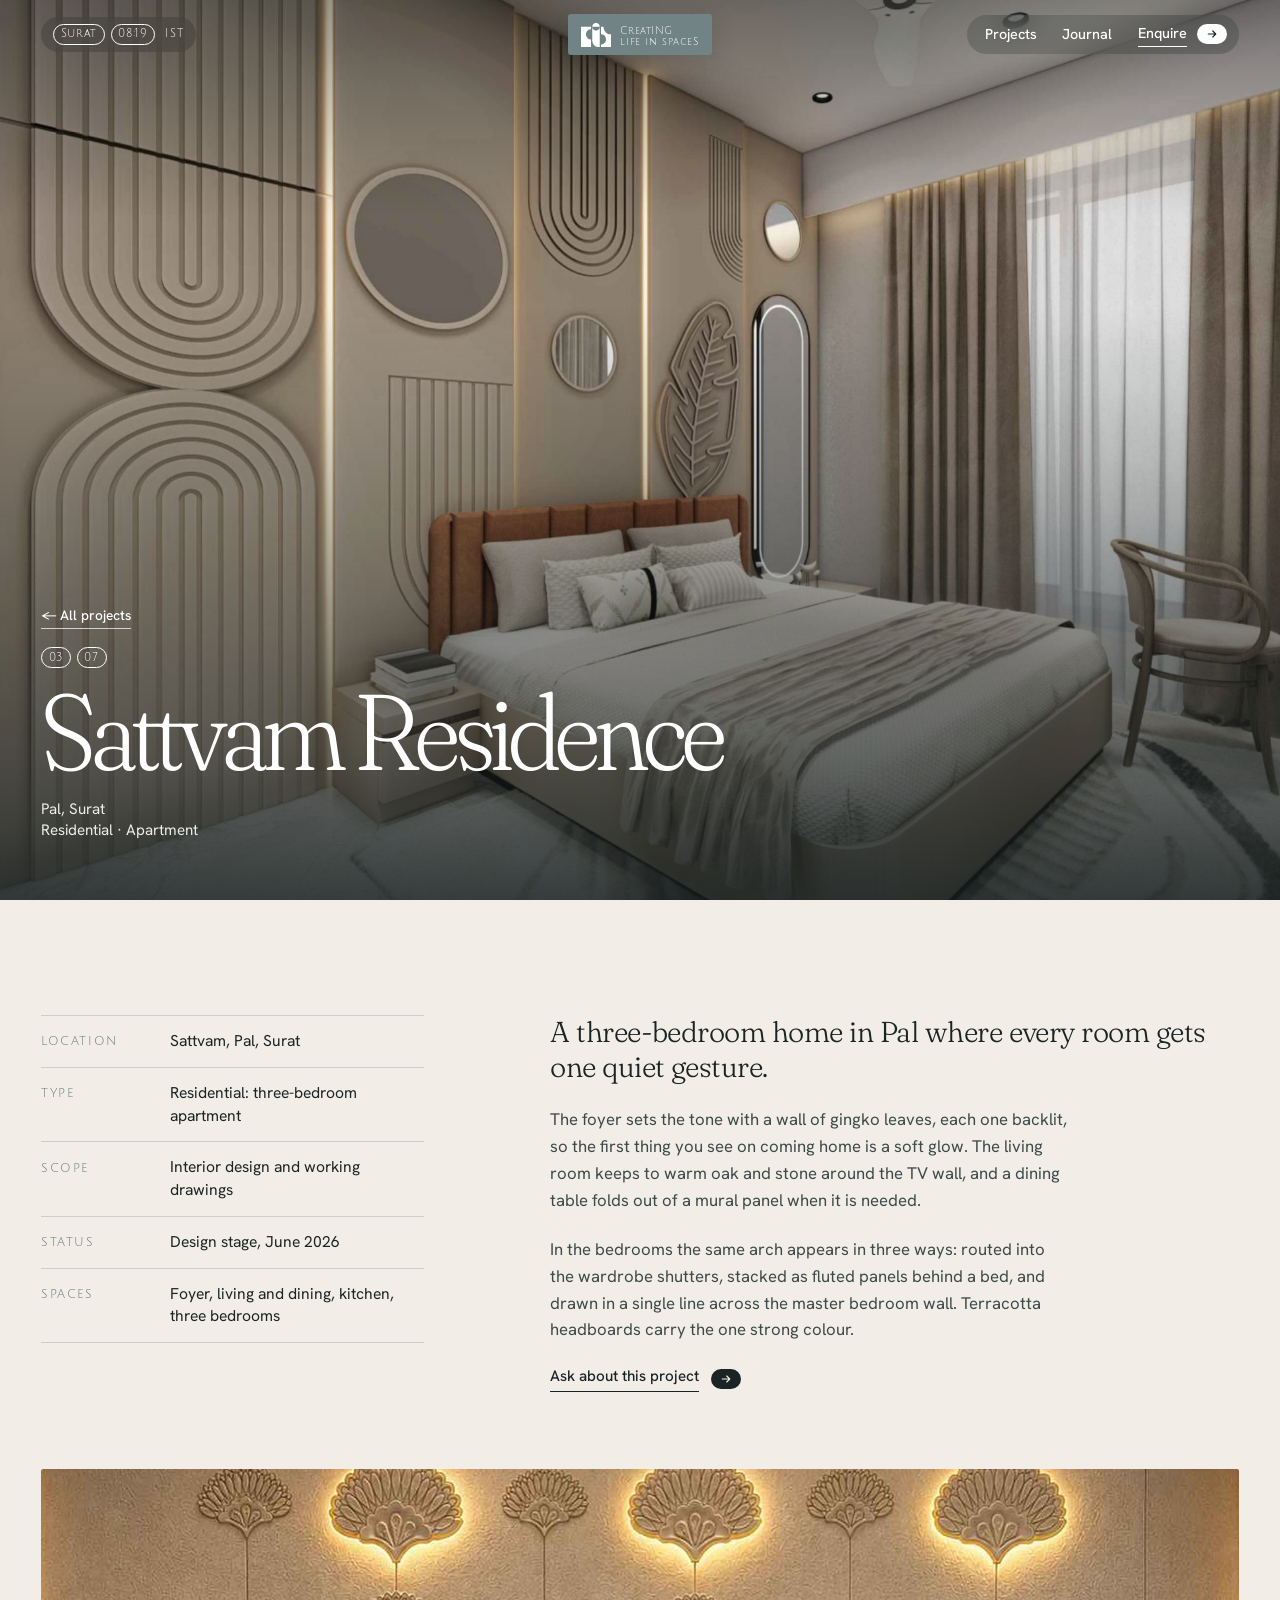
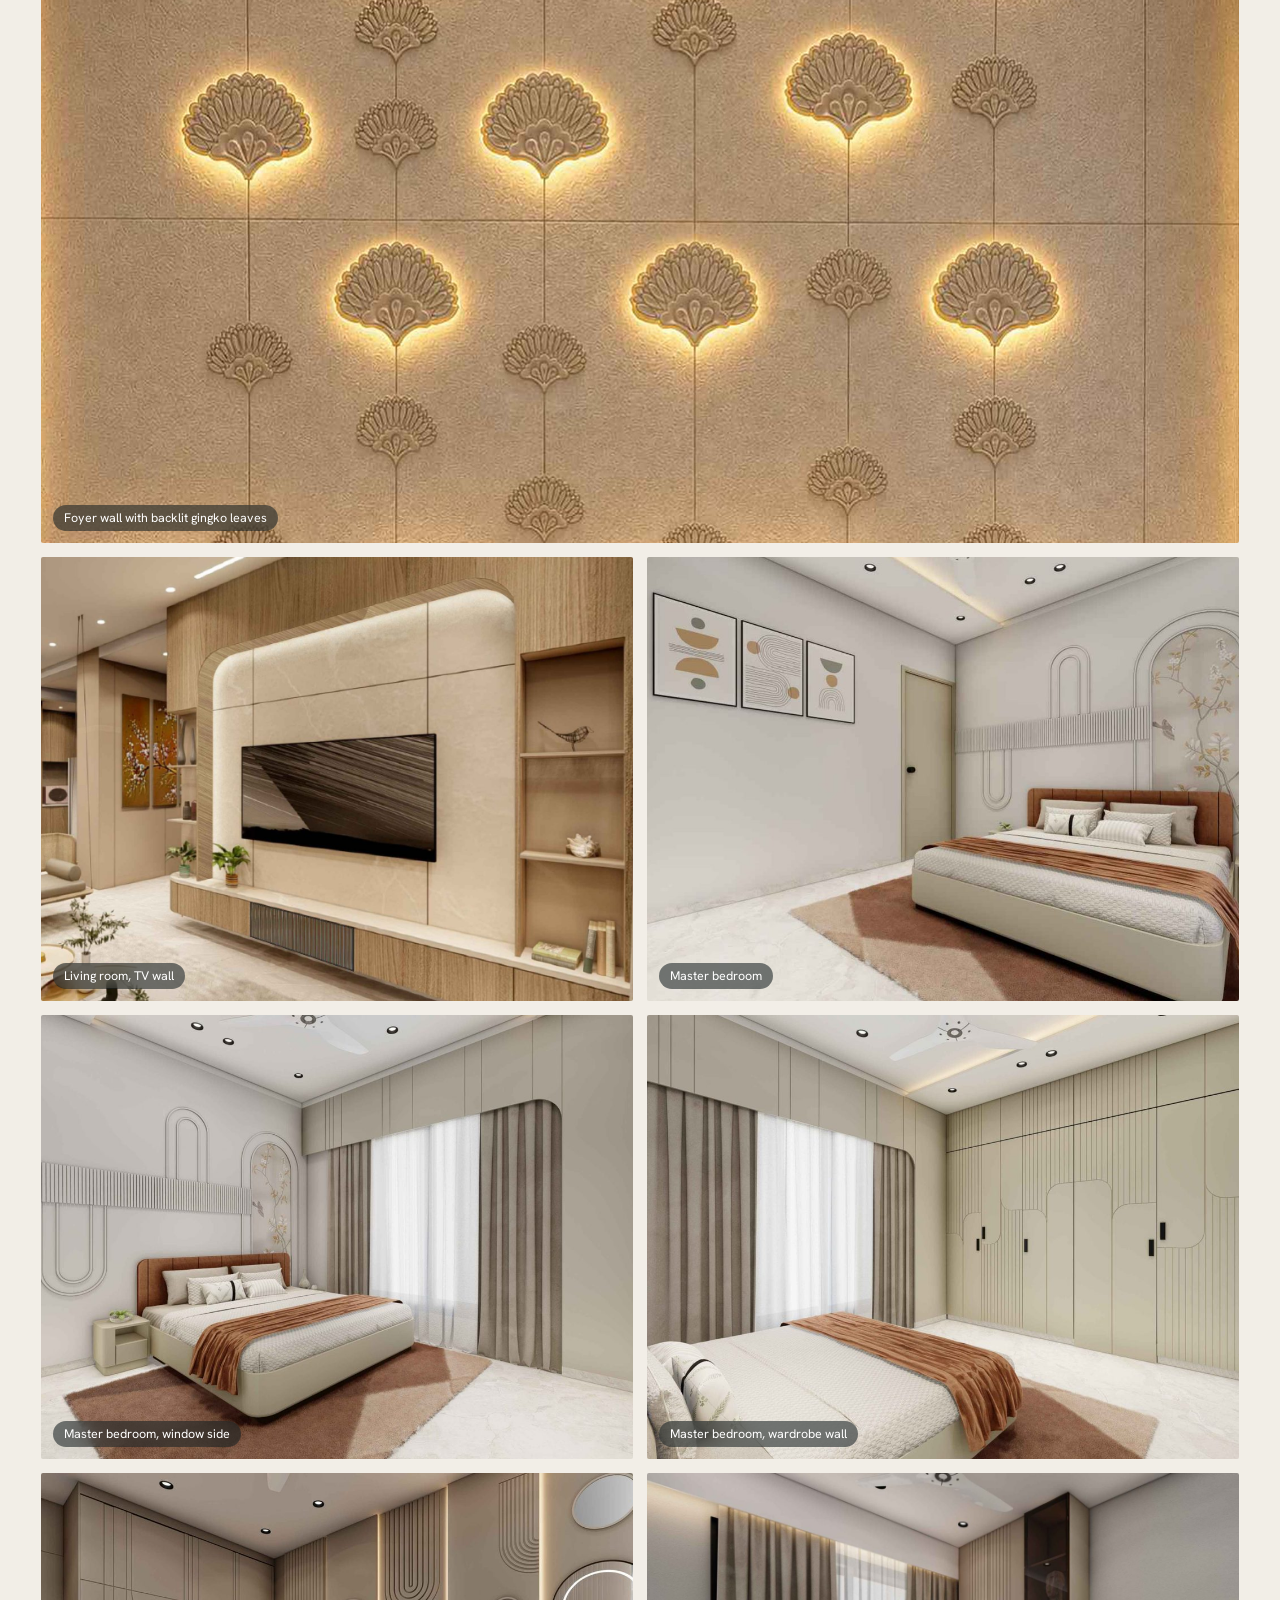
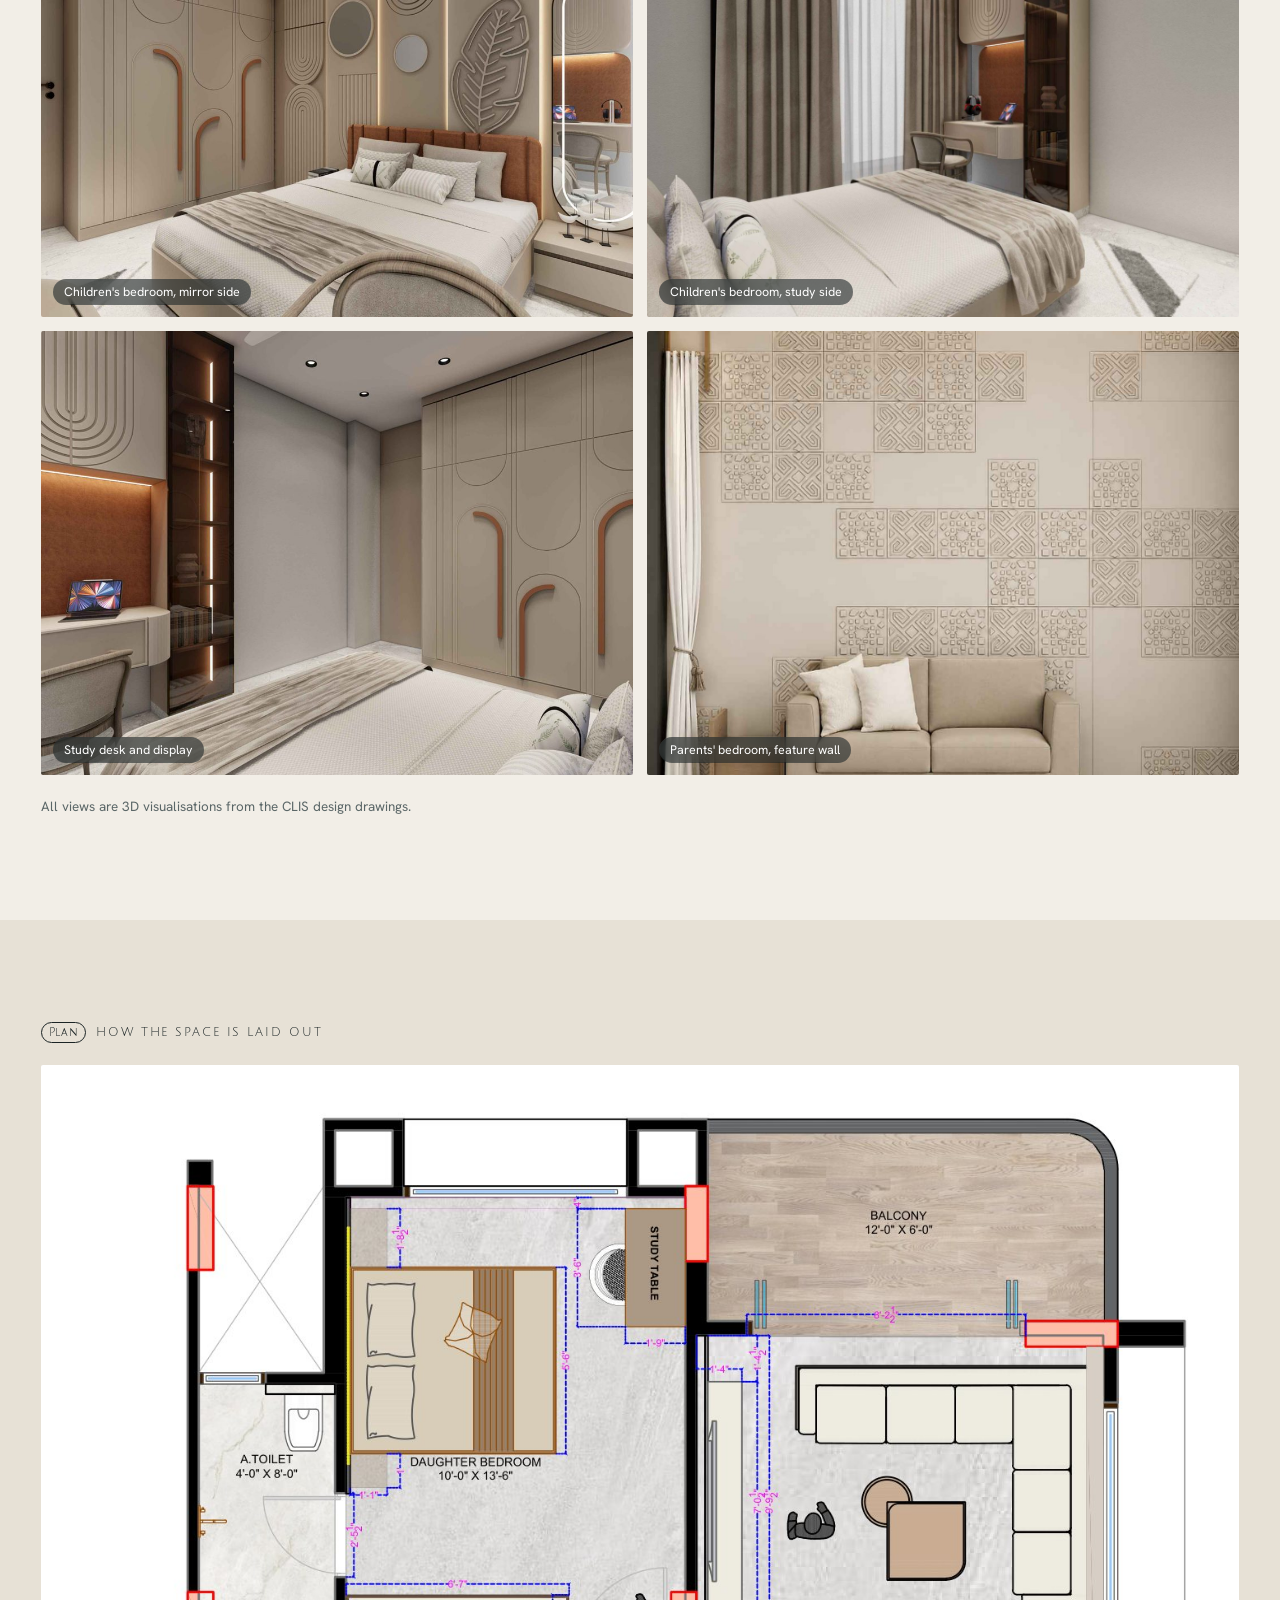
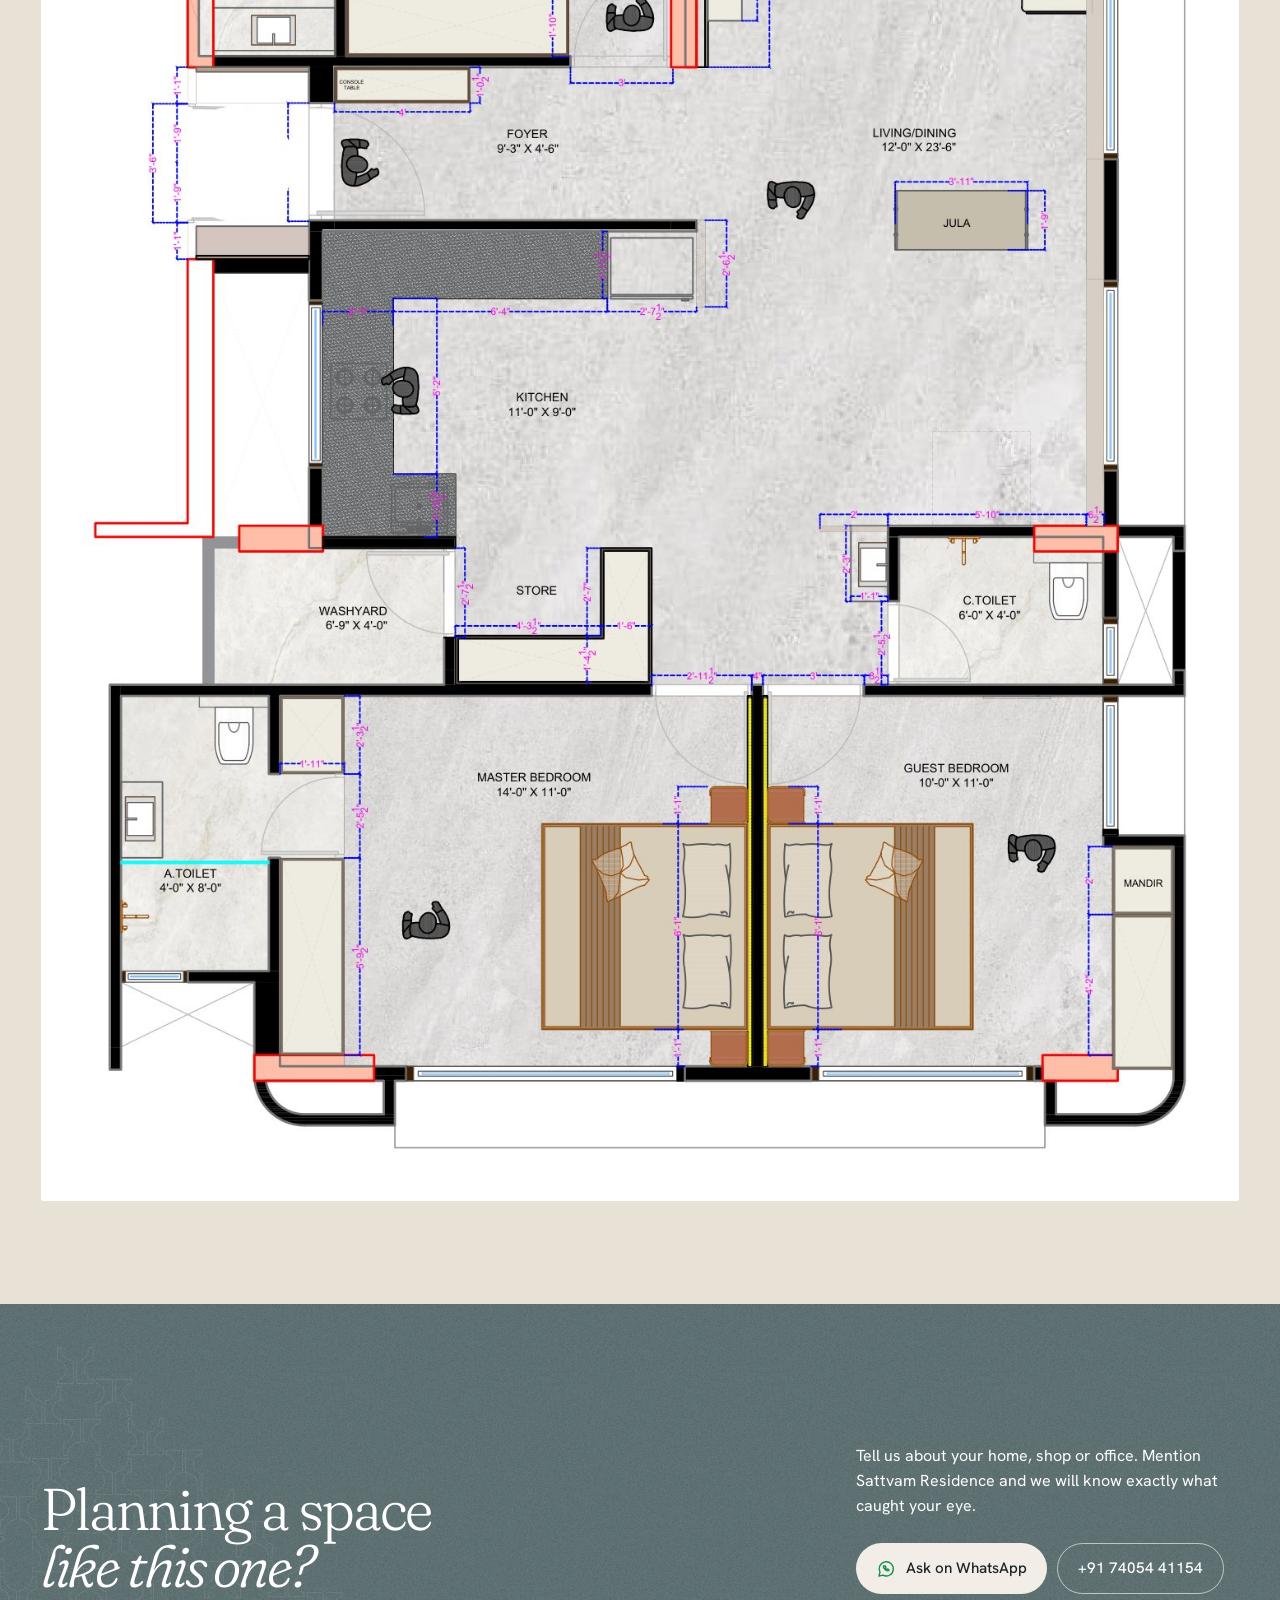
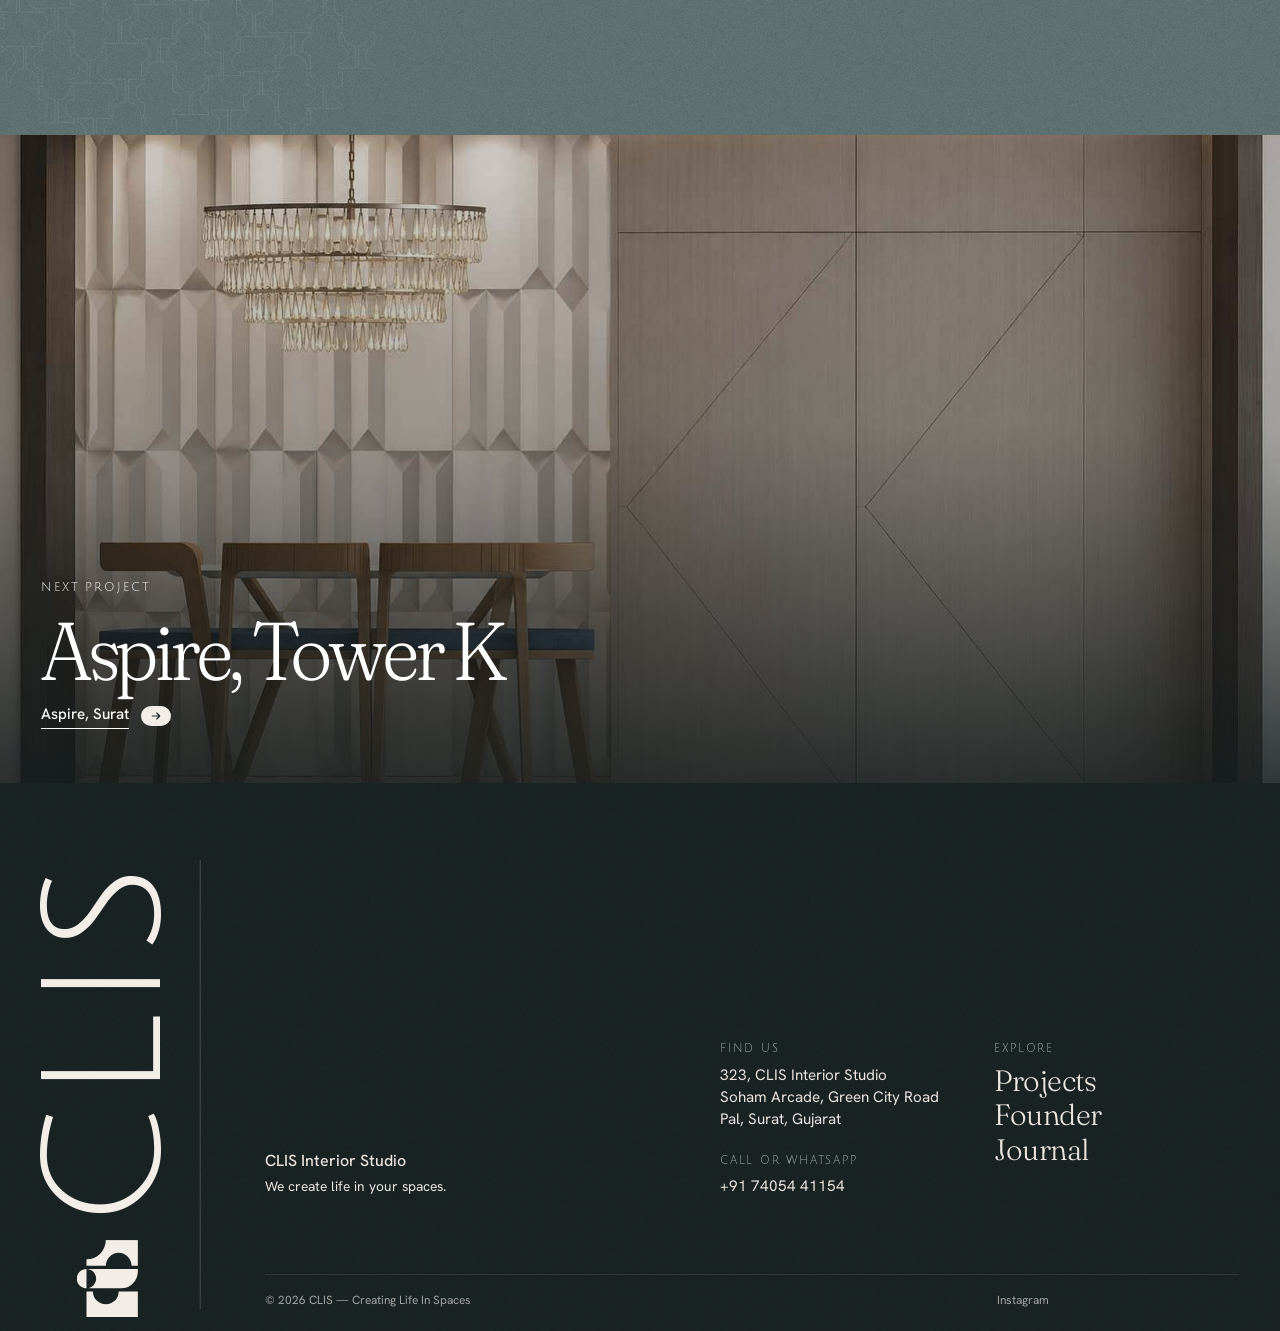
<file: projects/sattvam-residence.html>
<!doctype html>
<html lang="en-IN">
<head>
  <meta charset="utf-8">
  <meta name="viewport" content="width=device-width, initial-scale=1, viewport-fit=cover">
  <title>Sattvam Residence | Pal, Surat | CLIS Interior Studio</title>
  <meta name="description" content="A three-bedroom home in Pal where every room gets one quiet gesture. Residential, Apartment project by CLIS Interior Studio, Pal, Surat.">
  <meta name="robots" content="index, follow, max-image-preview:large">
  <meta name="theme-color" content="#718385">
  <link rel="canonical" href="https://clis.work/projects/sattvam-residence.html">
  <meta property="og:type" content="article">
  <meta property="og:site_name" content="CLIS — Creating Life In Spaces">
  <meta property="og:locale" content="en_IN">
  <meta property="og:url" content="https://clis.work/projects/sattvam-residence.html">
  <meta property="og:title" content="Sattvam Residence | CLIS Interior Studio">
  <meta property="og:description" content="A three-bedroom home in Pal where every room gets one quiet gesture.">
  <meta property="og:image" content="https://clis.work/assets/projects/sattvam-residence/00-bedroom-arches.jpg">
  <meta property="og:image:width" content="2200">
  <meta property="og:image:height" content="1470">
  <meta name="twitter:card" content="summary_large_image">
  <meta name="twitter:title" content="Sattvam Residence | CLIS Interior Studio">
  <meta name="twitter:description" content="A three-bedroom home in Pal where every room gets one quiet gesture.">
  <meta name="twitter:image" content="https://clis.work/assets/projects/sattvam-residence/00-bedroom-arches.jpg">
  <link rel="icon" href="/favicon.ico" sizes="any">
  <link rel="icon" href="/assets/brand/favicon.svg" type="image/svg+xml">
  <link rel="apple-touch-icon" href="/assets/icons/apple-touch-icon.png">
  <link rel="manifest" href="/site.webmanifest">
  <link rel="preconnect" href="https://fonts.googleapis.com">
  <link rel="preconnect" href="https://fonts.gstatic.com" crossorigin>
  <link href="https://fonts.googleapis.com/css2?family=Fraunces:ital,opsz,wght,SOFT@0,9..144,300..500,0..100;1,9..144,300..500,0..100&family=Hanken+Grotesk:wght@300..600&family=Julius+Sans+One&display=swap" rel="stylesheet">
  <link rel="stylesheet" href="../css/style.css">
  <script>document.documentElement.classList.add('js')</script>
  <script type="application/ld+json">{"@context": "https://schema.org", "@graph": [{"@type": "CreativeWork", "name": "Sattvam Residence", "description": "A three-bedroom home in Pal where every room gets one quiet gesture.", "url": "https://clis.work/projects/sattvam-residence.html", "image": "https://clis.work/assets/projects/sattvam-residence/00-bedroom-arches.jpg", "locationCreated": {"@type": "Place", "name": "Pal, Surat"}, "creator": {"@type": "Organization", "name": "CLIS — Creating Life In Spaces", "url": "https://clis.work/"}, "genre": "Interior design", "inLanguage": "en-IN"}, {"@type": "BreadcrumbList", "itemListElement": [{"@type": "ListItem", "position": 1, "name": "CLIS", "item": "https://clis.work/"}, {"@type": "ListItem", "position": 2, "name": "Projects", "item": "https://clis.work/#projects"}, {"@type": "ListItem", "position": 3, "name": "Sattvam Residence", "item": "https://clis.work/projects/sattvam-residence.html"}]}]}</script>
</head>
<body>
  <header class="site-header" data-header>
    <div class="site-header__left"><span class="pill">Surat</span><span class="pill" data-clock>--:--</span><span class="site-header__tz">IST</span></div>
    <a class="logo-chip" href="../" aria-label="CLIS home"><span class="mark"></span><span class="wordmark wordmark--sm">Creat<b>ING</b><br>life in space<b>S</b></span></a>
    <nav class="site-header__right" aria-label="Primary">
      <a class="nav-link" href="../#projects">Projects</a>
      <a class="nav-link" href="../#journal">Journal</a>
      <a class="talk" href="#ask"><span>Enquire</span><span class="talk__dot" aria-hidden="true"><svg viewBox="0 0 16 16" fill="none" stroke="currentColor" stroke-width="1.5" stroke-linecap="round" stroke-linejoin="round"><path d="M3 8h10M9 4l4 4-4 4"/></svg></span></a>
    </nav>
  </header>

  <main>
    <section class="proj-hero" data-theme="dark">
      <picture>
        <source media="(max-width: 699px)" srcset="../assets/projects/sattvam-residence/cover-sm.jpg">
        <img src="../assets/projects/sattvam-residence/00-bedroom-arches.jpg" alt="Bedroom with stacked arched wall panels and a terracotta headboard" fetchpriority="high">
      </picture>
      <div class="proj-hero__inner">
        <a class="proj-hero__back" href="../#projects">All projects</a>
        <div class="project__count"><span class="pill">03</span><span class="pill">07</span></div>
        <h1 class="proj-hero__title">Sattvam Residence</h1>
        <p class="proj-hero__meta">Pal, Surat<br>Residential · Apartment</p>
      </div>
    </section>

    <section class="proj-intro" data-theme="light">
      <div class="wrap proj-intro__grid">
        <dl class="facts reveal">
            <div><dt>Location</dt><dd>Sattvam, Pal, Surat</dd></div>
            <div><dt>Type</dt><dd>Residential: three-bedroom apartment</dd></div>
            <div><dt>Scope</dt><dd>Interior design and working drawings</dd></div>
            <div><dt>Status</dt><dd>Design stage, June 2026</dd></div>
            <div><dt>Spaces</dt><dd>Foyer, living and dining, kitchen, three bedrooms</dd></div>
        </dl>
        <div class="proj-intro__text">
          <p class="lede reveal">A three-bedroom home in Pal where every room gets one quiet gesture.</p>
          <p class="reveal">The foyer sets the tone with a wall of gingko leaves, each one backlit, so the first thing you see on coming home is a soft glow. The living room keeps to warm oak and stone around the TV wall, and a dining table folds out of a mural panel when it is needed.</p>
          <p class="reveal">In the bedrooms the same arch appears in three ways: routed into the wardrobe shutters, stacked as fluted panels behind a bed, and drawn in a single line across the master bedroom wall. Terracotta headboards carry the one strong colour.</p>
          <a class="link reveal" href="#ask"><span>Ask about this project</span><span class="link__dot" aria-hidden="true"><svg viewBox="0 0 16 16" fill="none" stroke="currentColor" stroke-width="1.5" stroke-linecap="round" stroke-linejoin="round"><path d="M3 8h10M9 4l4 4-4 4"/></svg></span></a>
        </div>
      </div>
    </section>

    <section class="gallery" data-theme="light" aria-label="Project gallery">
      <div class="wrap">
        <div class="shots shots--l"><figure class="shot shot--l reveal"><button class="shot__btn" type="button" data-zoom="../assets/projects/sattvam-residence/01-foyer-wall.jpg" aria-label="Enlarge: Foyer wall with backlit gingko leaves"><img src="../assets/projects/sattvam-residence/01-foyer-wall.jpg" alt="Foyer wall with backlit gingko leaves" loading="lazy" width="1900" height="1288"></button><figcaption>Foyer wall with backlit gingko leaves</figcaption></figure></div>
        <div class="shots shots--m"><figure class="shot shot--m reveal"><button class="shot__btn" type="button" data-zoom="../assets/projects/sattvam-residence/02-living-room.jpg" aria-label="Enlarge: Living room, TV wall"><img src="../assets/projects/sattvam-residence/02-living-room.jpg" alt="Living room, TV wall" loading="lazy" width="1400" height="1322"></button><figcaption>Living room, TV wall</figcaption></figure><figure class="shot shot--m reveal"><button class="shot__btn" type="button" data-zoom="../assets/projects/sattvam-residence/04-master-bedroom.jpg" aria-label="Enlarge: Master bedroom"><img src="../assets/projects/sattvam-residence/04-master-bedroom.jpg" alt="Master bedroom" loading="lazy" width="1400" height="785"></button><figcaption>Master bedroom</figcaption></figure></div>
        <div class="shots shots--m"><figure class="shot shot--m reveal"><button class="shot__btn" type="button" data-zoom="../assets/projects/sattvam-residence/05-master-bedroom-window.jpg" aria-label="Enlarge: Master bedroom, window side"><img src="../assets/projects/sattvam-residence/05-master-bedroom-window.jpg" alt="Master bedroom, window side" loading="lazy" width="1400" height="786"></button><figcaption>Master bedroom, window side</figcaption></figure><figure class="shot shot--m reveal"><button class="shot__btn" type="button" data-zoom="../assets/projects/sattvam-residence/06-master-wardrobe.jpg" aria-label="Enlarge: Master bedroom, wardrobe wall"><img src="../assets/projects/sattvam-residence/06-master-wardrobe.jpg" alt="Master bedroom, wardrobe wall" loading="lazy" width="1400" height="786"></button><figcaption>Master bedroom, wardrobe wall</figcaption></figure></div>
        <div class="shots shots--m"><figure class="shot shot--m reveal"><button class="shot__btn" type="button" data-zoom="../assets/projects/sattvam-residence/07-bedroom-mirror.jpg" aria-label="Enlarge: Children&#x27;s bedroom, mirror side"><img src="../assets/projects/sattvam-residence/07-bedroom-mirror.jpg" alt="Children&#x27;s bedroom, mirror side" loading="lazy" width="1400" height="786"></button><figcaption>Children&#x27;s bedroom, mirror side</figcaption></figure><figure class="shot shot--m reveal"><button class="shot__btn" type="button" data-zoom="../assets/projects/sattvam-residence/08-bedroom-study.jpg" aria-label="Enlarge: Children&#x27;s bedroom, study side"><img src="../assets/projects/sattvam-residence/08-bedroom-study.jpg" alt="Children&#x27;s bedroom, study side" loading="lazy" width="1400" height="950"></button><figcaption>Children&#x27;s bedroom, study side</figcaption></figure></div>
        <div class="shots shots--m"><figure class="shot shot--m reveal"><button class="shot__btn" type="button" data-zoom="../assets/projects/sattvam-residence/09-study-desk.jpg" aria-label="Enlarge: Study desk and display"><img src="../assets/projects/sattvam-residence/09-study-desk.jpg" alt="Study desk and display" loading="lazy" width="1400" height="786"></button><figcaption>Study desk and display</figcaption></figure><figure class="shot shot--m reveal"><button class="shot__btn" type="button" data-zoom="../assets/projects/sattvam-residence/10-parents-wall.jpg" aria-label="Enlarge: Parents&#x27; bedroom, feature wall"><img src="../assets/projects/sattvam-residence/10-parents-wall.jpg" alt="Parents&#x27; bedroom, feature wall" loading="lazy" width="1400" height="1286"></button><figcaption>Parents&#x27; bedroom, feature wall</figcaption></figure></div>
        <p class="gallery__note reveal">All views are 3D visualisations from the CLIS design drawings.</p>
      </div>
    </section>

    <section class="plan" data-theme="light">
      <div class="wrap">
        <div class="tag-row reveal"><span class="pill">Plan</span><span class="eyebrow">How the space is laid out</span></div>
        <figure class="plan__sheet reveal"><button class="shot__btn" type="button" data-zoom="../assets/projects/sattvam-residence/plan-1.jpg" aria-label="Enlarge the plan"><img src="../assets/projects/sattvam-residence/plan-1.jpg" alt="Furniture layout for Sattvam Residence" loading="lazy" width="1388" height="2042"></button></figure>
      </div>
    </section>

    <section class="ask" id="ask" data-theme="sage">
      <img class="process__pattern" src="../assets/brand/clis-pattern.svg" alt="" aria-hidden="true">
      <div class="wrap ask__grid">
        <h2 class="display display--sm reveal">Planning a space<br><em>like this one?</em></h2>
        <div class="ask__side reveal">
          <p>Tell us about your home, shop or office. Mention Sattvam Residence and we will know exactly what caught your eye.</p>
          <div class="cta__actions">
            <a class="btn btn--light" href="https://wa.me/917405441154?text=Hi%20CLIS%2C%20I%20saw%20Sattvam%20Residence%20on%20your%20site%20and%20would%20like%20to%20talk%20about%20my%20space." target="_blank" rel="noopener"><svg viewBox="0 0 24 24" fill="none" stroke="currentColor" stroke-width="1.6" stroke-linecap="round" stroke-linejoin="round" aria-hidden="true"><path d="M3.5 20.5l1.3-4.6A8.5 8.5 0 1 1 8.2 19.3z"/><path d="M9 8.2c-.4.9-.2 2.300 1.300 3.900s3.100 2.300 4.100 2c.6-.2 1.100-.7 1.200-1.200l-1.700-1-.9.8c-.7-.3-1.500-1.100-1.900-1.800l.8-.9-.9-1.800c-.6-.1-1.600.2-2 1z"/></svg><span>Ask on WhatsApp</span></a>
            <a class="btn btn--outline" href="tel:+917405441154">+91 74054 41154</a>
          </div>
        </div>
      </div>
    </section>

    <a class="next" href="aspire-tower-k.html" data-theme="dark">
      <picture>
        <source media="(max-width: 699px)" srcset="../assets/projects/aspire-tower-k/cover-sm.jpg">
        <img src="../assets/projects/aspire-tower-k/00-dining-wall.jpg" alt="" loading="lazy">
      </picture>
      <span class="next__inner">
        <span class="eyebrow">Next project</span>
        <span class="next__title">Aspire, Tower K</span>
        <span class="link link--light"><span>Aspire, Surat</span><span class="link__dot" aria-hidden="true"><svg viewBox="0 0 16 16" fill="none" stroke="currentColor" stroke-width="1.5" stroke-linecap="round" stroke-linejoin="round"><path d="M3 8h10M9 4l4 4-4 4"/></svg></span></span>
      </span>
    </a>
  </main>

  <footer class="footer" data-theme="dark">
    <div class="footer__brand" aria-hidden="true"><span class="mark mark--lg"></span><span class="footer__word">CLIS</span></div>
    <div class="footer__main">
      <div class="footer__meter"><p><strong>CLIS Interior Studio</strong><span>We create life in your spaces.</span></p></div>
      <div class="footer__cols">
        <div>
          <h4>Find us</h4>
          <address>323, CLIS Interior Studio<br>Soham Arcade, Green City Road<br>Pal, Surat, Gujarat</address>
          <h4>Call or WhatsApp</h4>
          <p><a href="tel:+917405441154">+91 74054 41154</a></p>
        </div>
        <div>
          <h4>Explore</h4>
          <ul class="footer__nav"><li><a href="../#projects">Projects</a></li><li><a href="../#founder">Founder</a></li><li><a href="../#journal">Journal</a></li></ul>
        </div>
      </div>
    </div>
    <div class="footer__base"><span>© 2026 CLIS — Creating Life In Spaces</span><span><a href="https://www.instagram.com/creatinglifeinspaces/" target="_blank" rel="noopener">Instagram</a></span></div>
  </footer>

  <a class="wa-float" data-wa-float href="https://wa.me/917405441154?text=Hi%20CLIS%2C%20I%20saw%20Sattvam%20Residence%20on%20your%20site%20and%20would%20like%20to%20talk%20about%20my%20space." target="_blank" rel="noopener" aria-label="Ask CLIS about Sattvam Residence on WhatsApp">
    <svg viewBox="0 0 24 24" fill="none" stroke="currentColor" stroke-width="1.6" stroke-linecap="round" stroke-linejoin="round" aria-hidden="true"><path d="M3.5 20.5l1.3-4.6A8.5 8.5 0 1 1 8.2 19.3z"/><path d="M9 8.2c-.4.9-.2 2.300 1.300 3.900s3.100 2.300 4.100 2c.6-.2 1.100-.7 1.200-1.200l-1.700-1-.9.8c-.7-.3-1.500-1.100-1.900-1.800l.8-.9-.9-1.800c-.6-.1-1.600.2-2 1z"/></svg>
    <span>Ask on WhatsApp</span>
  </a>

  <dialog class="zoom" data-zoom-dialog aria-label="Enlarged image"><button class="zoom__close" type="button" data-zoom-close aria-label="Close">Close</button><img alt=""></dialog>
  <script src="../js/main.js" defer></script>
</body>
</html>
</file>
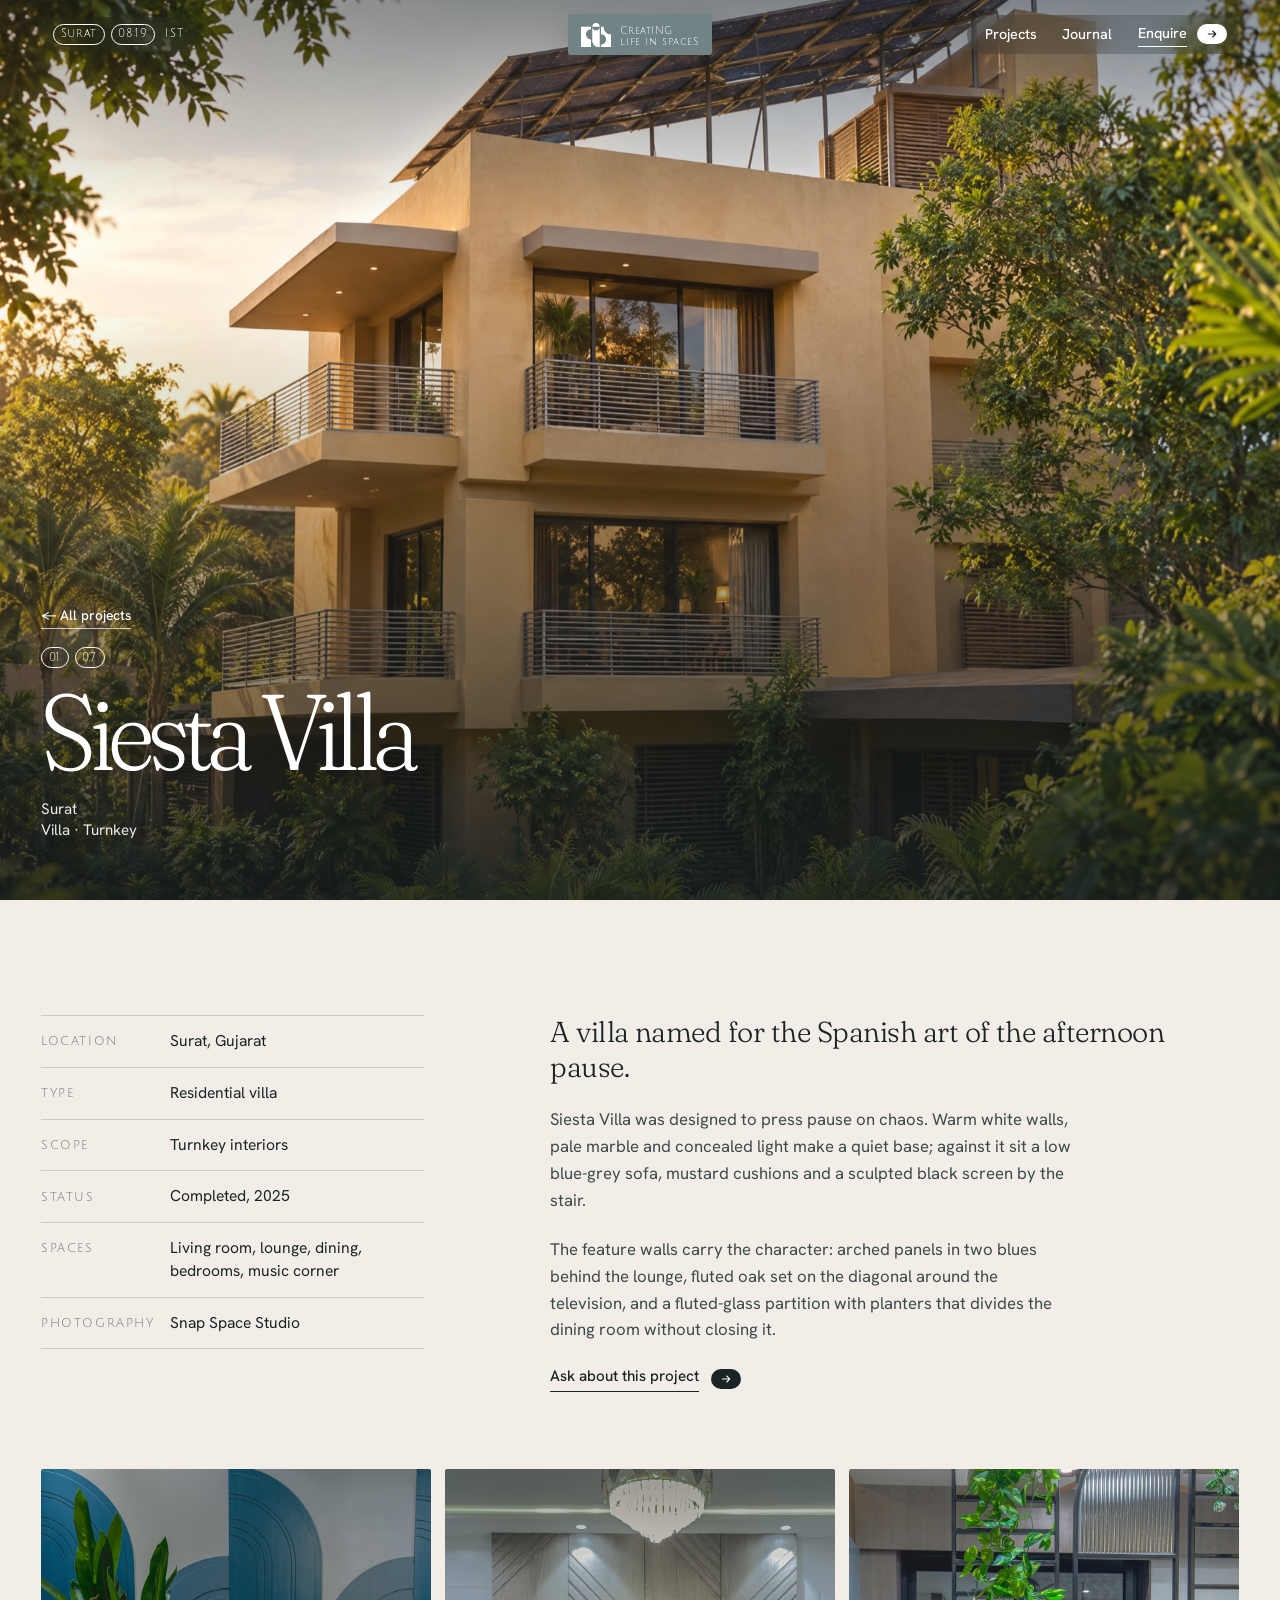
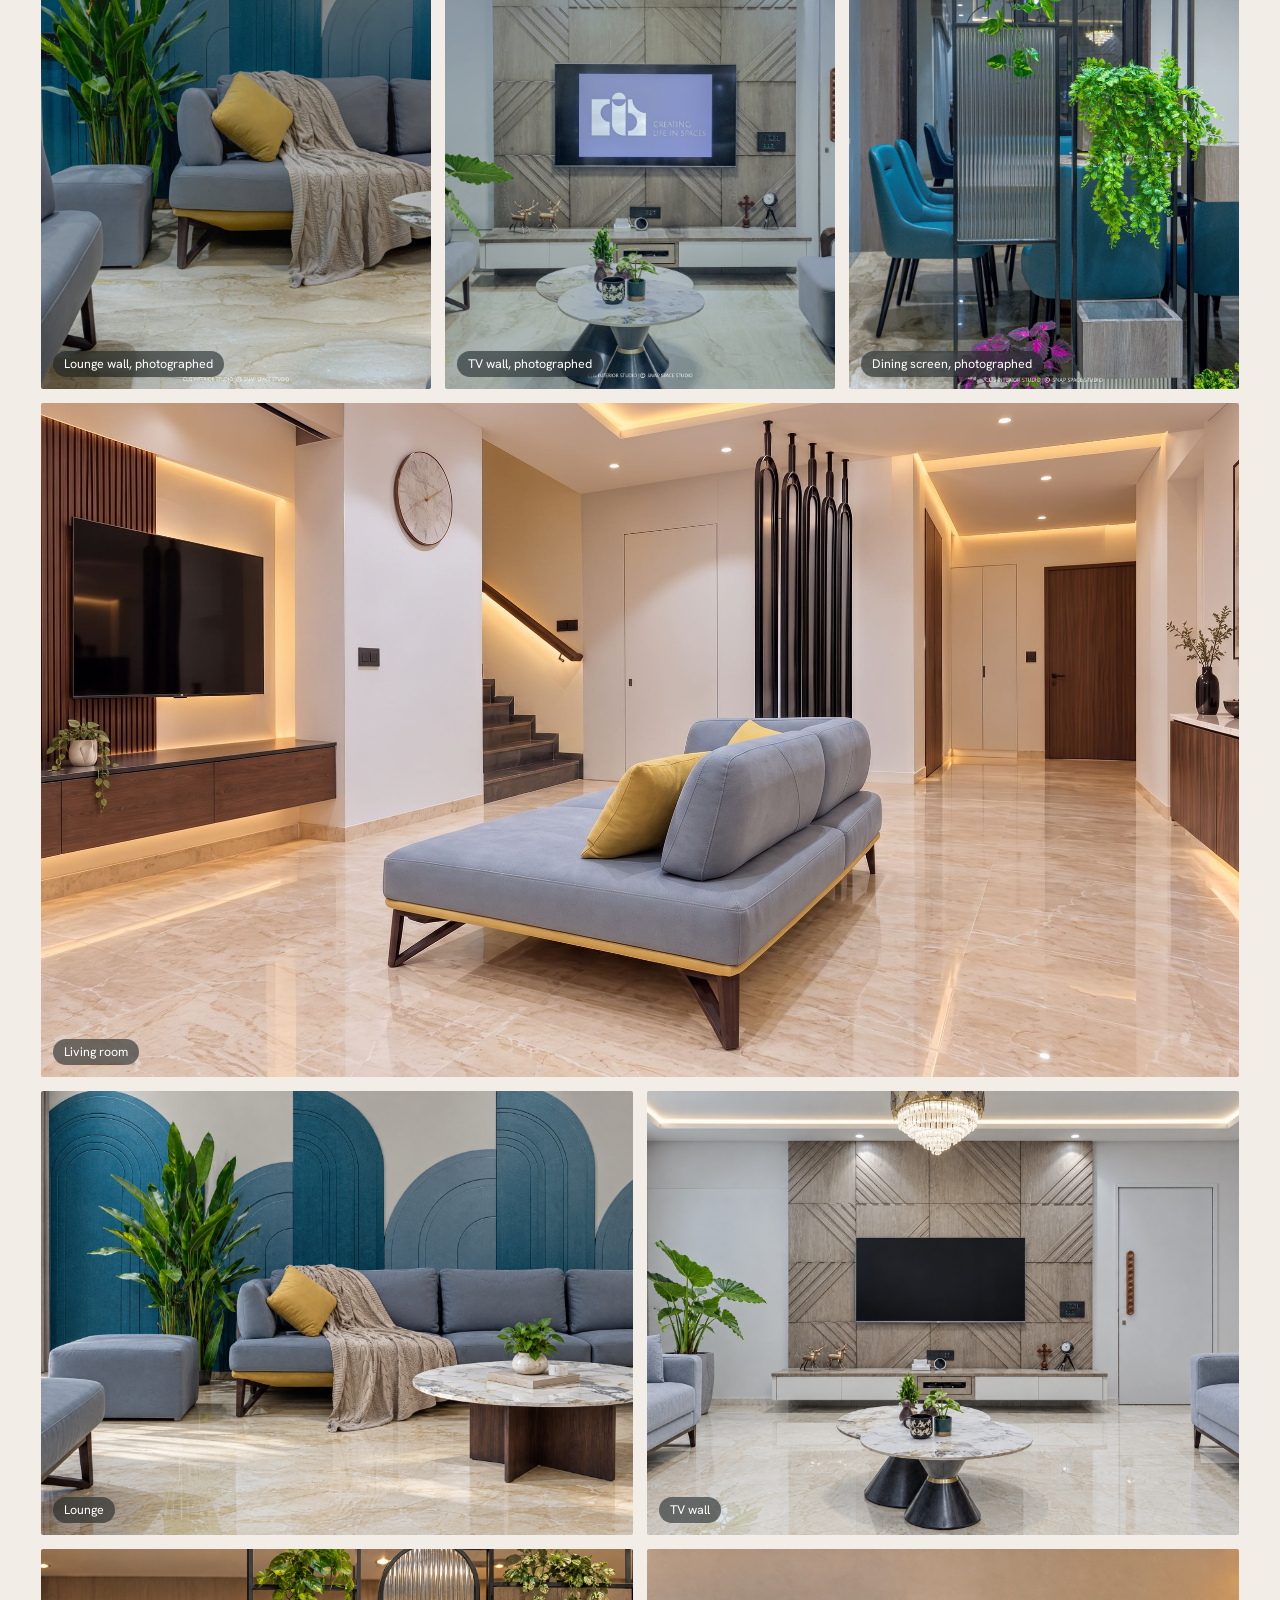
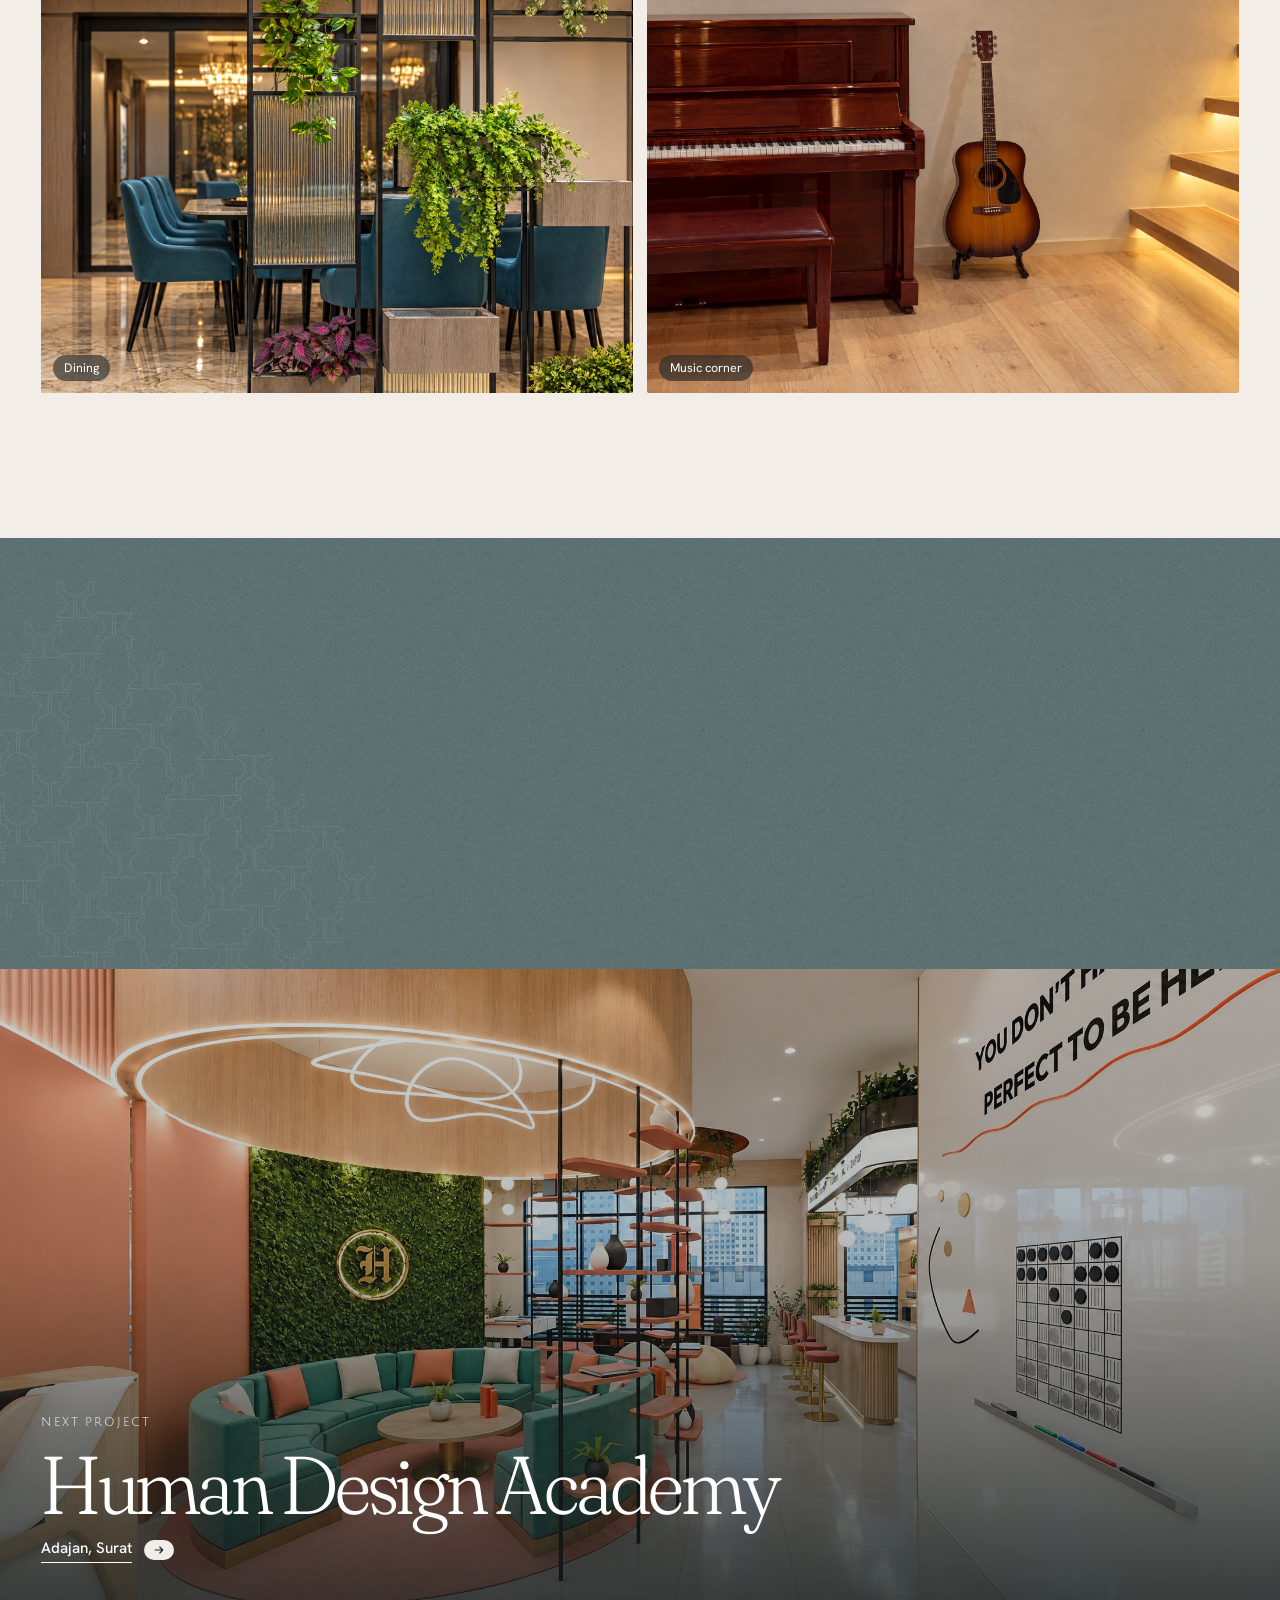
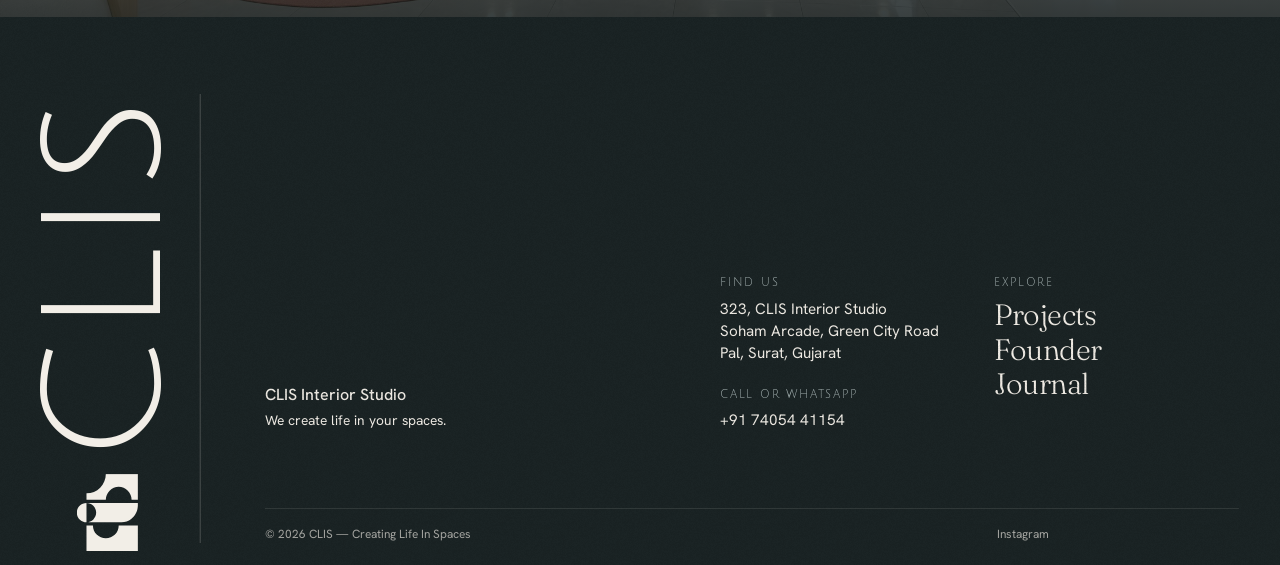
<file: projects/siesta-villa.html>
<!doctype html>
<html lang="en-IN">
<head>
  <meta charset="utf-8">
  <meta name="viewport" content="width=device-width, initial-scale=1, viewport-fit=cover">
  <title>Siesta Villa | Surat | CLIS Interior Studio</title>
  <meta name="description" content="A villa named for the Spanish art of the afternoon pause. Villa, Turnkey project by CLIS Interior Studio, Surat.">
  <meta name="robots" content="index, follow, max-image-preview:large">
  <meta name="theme-color" content="#718385">
  <link rel="canonical" href="https://clis.work/projects/siesta-villa.html">
  <meta property="og:type" content="article">
  <meta property="og:site_name" content="CLIS — Creating Life In Spaces">
  <meta property="og:locale" content="en_IN">
  <meta property="og:url" content="https://clis.work/projects/siesta-villa.html">
  <meta property="og:title" content="Siesta Villa | CLIS Interior Studio">
  <meta property="og:description" content="A villa named for the Spanish art of the afternoon pause.">
  <meta property="og:image" content="https://clis.work/assets/img/siesta-villa.jpg">
  <meta property="og:image:width" content="2400">
  <meta property="og:image:height" content="1357">
  <meta name="twitter:card" content="summary_large_image">
  <meta name="twitter:title" content="Siesta Villa | CLIS Interior Studio">
  <meta name="twitter:description" content="A villa named for the Spanish art of the afternoon pause.">
  <meta name="twitter:image" content="https://clis.work/assets/img/siesta-villa.jpg">
  <link rel="icon" href="/favicon.ico" sizes="any">
  <link rel="icon" href="/assets/brand/favicon.svg" type="image/svg+xml">
  <link rel="apple-touch-icon" href="/assets/icons/apple-touch-icon.png">
  <link rel="manifest" href="/site.webmanifest">
  <link rel="preconnect" href="https://fonts.googleapis.com">
  <link rel="preconnect" href="https://fonts.gstatic.com" crossorigin>
  <link href="https://fonts.googleapis.com/css2?family=Fraunces:ital,opsz,wght,SOFT@0,9..144,300..500,0..100;1,9..144,300..500,0..100&family=Hanken+Grotesk:wght@300..600&family=Julius+Sans+One&display=swap" rel="stylesheet">
  <link rel="stylesheet" href="../css/style.css">
  <script>document.documentElement.classList.add('js')</script>
  <script type="application/ld+json">{"@context": "https://schema.org", "@graph": [{"@type": "CreativeWork", "name": "Siesta Villa", "description": "A villa named for the Spanish art of the afternoon pause.", "url": "https://clis.work/projects/siesta-villa.html", "image": "https://clis.work/assets/img/siesta-villa.jpg", "locationCreated": {"@type": "Place", "name": "Surat"}, "creator": {"@type": "Organization", "name": "CLIS — Creating Life In Spaces", "url": "https://clis.work/"}, "genre": "Interior design", "inLanguage": "en-IN"}, {"@type": "BreadcrumbList", "itemListElement": [{"@type": "ListItem", "position": 1, "name": "CLIS", "item": "https://clis.work/"}, {"@type": "ListItem", "position": 2, "name": "Projects", "item": "https://clis.work/#projects"}, {"@type": "ListItem", "position": 3, "name": "Siesta Villa", "item": "https://clis.work/projects/siesta-villa.html"}]}]}</script>
</head>
<body>
  <header class="site-header" data-header>
    <div class="site-header__left"><span class="pill">Surat</span><span class="pill" data-clock>--:--</span><span class="site-header__tz">IST</span></div>
    <a class="logo-chip" href="../" aria-label="CLIS home"><span class="mark"></span><span class="wordmark wordmark--sm">Creat<b>ING</b><br>life in space<b>S</b></span></a>
    <nav class="site-header__right" aria-label="Primary">
      <a class="nav-link" href="../#projects">Projects</a>
      <a class="nav-link" href="../#journal">Journal</a>
      <a class="talk" href="#ask"><span>Enquire</span><span class="talk__dot" aria-hidden="true"><svg viewBox="0 0 16 16" fill="none" stroke="currentColor" stroke-width="1.5" stroke-linecap="round" stroke-linejoin="round"><path d="M3 8h10M9 4l4 4-4 4"/></svg></span></a>
    </nav>
  </header>

  <main>
    <section class="proj-hero" data-theme="dark">
      <picture>
        <source media="(max-width: 699px)" srcset="../assets/img/siesta-villa-sm.jpg">
        <img src="../assets/img/siesta-villa.jpg" alt="Siesta Villa, a three-storey home in warm sand plaster set in a tropical garden" fetchpriority="high">
      </picture>
      <div class="proj-hero__inner">
        <a class="proj-hero__back" href="../#projects">All projects</a>
        <div class="project__count"><span class="pill">01</span><span class="pill">07</span></div>
        <h1 class="proj-hero__title">Siesta Villa</h1>
        <p class="proj-hero__meta">Surat<br>Villa · Turnkey</p>
      </div>
    </section>

    <section class="proj-intro" data-theme="light">
      <div class="wrap proj-intro__grid">
        <dl class="facts reveal">
            <div><dt>Location</dt><dd>Surat, Gujarat</dd></div>
            <div><dt>Type</dt><dd>Residential villa</dd></div>
            <div><dt>Scope</dt><dd>Turnkey interiors</dd></div>
            <div><dt>Status</dt><dd>Completed, 2025</dd></div>
            <div><dt>Spaces</dt><dd>Living room, lounge, dining, bedrooms, music corner</dd></div>
            <div><dt>Photography</dt><dd>Snap Space Studio</dd></div>
        </dl>
        <div class="proj-intro__text">
          <p class="lede reveal">A villa named for the Spanish art of the afternoon pause.</p>
          <p class="reveal">Siesta Villa was designed to press pause on chaos. Warm white walls, pale marble and concealed light make a quiet base; against it sit a low blue-grey sofa, mustard cushions and a sculpted black screen by the stair.</p>
          <p class="reveal">The feature walls carry the character: arched panels in two blues behind the lounge, fluted oak set on the diagonal around the television, and a fluted-glass partition with planters that divides the dining room without closing it.</p>
          <a class="link reveal" href="#ask"><span>Ask about this project</span><span class="link__dot" aria-hidden="true"><svg viewBox="0 0 16 16" fill="none" stroke="currentColor" stroke-width="1.5" stroke-linecap="round" stroke-linejoin="round"><path d="M3 8h10M9 4l4 4-4 4"/></svg></span></a>
        </div>
      </div>
    </section>

    <section class="gallery" data-theme="light" aria-label="Project gallery">
      <div class="wrap">
        <div class="shots shots--p"><figure class="shot shot--p reveal"><button class="shot__btn" type="button" data-zoom="../assets/projects/siesta-villa/photo-lounge-wall.jpg" aria-label="Enlarge: Lounge wall, photographed"><img src="../assets/projects/siesta-villa/photo-lounge-wall.jpg" alt="Lounge wall, photographed" loading="lazy" width="1080" height="1406"></button><figcaption>Lounge wall, photographed</figcaption></figure><figure class="shot shot--p reveal"><button class="shot__btn" type="button" data-zoom="../assets/projects/siesta-villa/photo-tv-wall.jpg" aria-label="Enlarge: TV wall, photographed"><img src="../assets/projects/siesta-villa/photo-tv-wall.jpg" alt="TV wall, photographed" loading="lazy" width="1080" height="1404"></button><figcaption>TV wall, photographed</figcaption></figure><figure class="shot shot--p reveal"><button class="shot__btn" type="button" data-zoom="../assets/projects/siesta-villa/photo-dining-screen.jpg" aria-label="Enlarge: Dining screen, photographed"><img src="../assets/projects/siesta-villa/photo-dining-screen.jpg" alt="Dining screen, photographed" loading="lazy" width="1080" height="1454"></button><figcaption>Dining screen, photographed</figcaption></figure></div>
        <div class="shots shots--l"><figure class="shot shot--l reveal"><button class="shot__btn" type="button" data-zoom="../assets/img/living-room.jpg" aria-label="Enlarge: Living room"><img src="../assets/img/living-room.jpg" alt="Living room" loading="lazy" width="2400" height="1340"></button><figcaption>Living room</figcaption></figure></div>
        <div class="shots shots--m"><figure class="shot shot--m reveal"><button class="shot__btn" type="button" data-zoom="../assets/img/curves-and-calm.jpg" aria-label="Enlarge: Lounge"><img src="../assets/img/curves-and-calm.jpg" alt="Lounge" loading="lazy" width="2400" height="1357"></button><figcaption>Lounge</figcaption></figure><figure class="shot shot--m reveal"><button class="shot__btn" type="button" data-zoom="../assets/img/detail-wall.jpg" aria-label="Enlarge: TV wall"><img src="../assets/img/detail-wall.jpg" alt="TV wall" loading="lazy" width="2400" height="1357"></button><figcaption>TV wall</figcaption></figure></div>
        <div class="shots shots--m"><figure class="shot shot--m reveal"><button class="shot__btn" type="button" data-zoom="../assets/img/fluted-screen.jpg" aria-label="Enlarge: Dining"><img src="../assets/img/fluted-screen.jpg" alt="Dining" loading="lazy" width="2400" height="1357"></button><figcaption>Dining</figcaption></figure><figure class="shot shot--m reveal"><button class="shot__btn" type="button" data-zoom="../assets/img/music-corner.jpg" aria-label="Enlarge: Music corner"><img src="../assets/img/music-corner.jpg" alt="Music corner" loading="lazy" width="2400" height="1357"></button><figcaption>Music corner</figcaption></figure></div>
        <p class="gallery__note reveal">Photography: Snap Space Studio. The wide views are illustrative renders based on the finished rooms.</p>
      </div>
    </section>

    <section class="ask" id="ask" data-theme="sage">
      <img class="process__pattern" src="../assets/brand/clis-pattern.svg" alt="" aria-hidden="true">
      <div class="wrap ask__grid">
        <h2 class="display display--sm reveal">Planning a space<br><em>like this one?</em></h2>
        <div class="ask__side reveal">
          <p>Tell us about your home, shop or office. Mention Siesta Villa and we will know exactly what caught your eye.</p>
          <div class="cta__actions">
            <a class="btn btn--light" href="https://wa.me/917405441154?text=Hi%20CLIS%2C%20I%20saw%20Siesta%20Villa%20on%20your%20site%20and%20would%20like%20to%20talk%20about%20my%20space." target="_blank" rel="noopener"><svg viewBox="0 0 24 24" fill="none" stroke="currentColor" stroke-width="1.6" stroke-linecap="round" stroke-linejoin="round" aria-hidden="true"><path d="M3.5 20.5l1.3-4.6A8.5 8.5 0 1 1 8.2 19.3z"/><path d="M9 8.2c-.4.9-.2 2.300 1.300 3.900s3.100 2.300 4.100 2c.6-.2 1.100-.7 1.200-1.200l-1.700-1-.9.8c-.7-.3-1.500-1.100-1.900-1.800l.8-.9-.9-1.800c-.6-.1-1.600.2-2 1z"/></svg><span>Ask on WhatsApp</span></a>
            <a class="btn btn--outline" href="tel:+917405441154">+91 74054 41154</a>
          </div>
        </div>
      </div>
    </section>

    <a class="next" href="human-design-academy.html" data-theme="dark">
      <picture>
        <source media="(max-width: 699px)" srcset="../assets/projects/human-design-academy/cover-sm.jpg">
        <img src="../assets/projects/human-design-academy/00-reception-lounge.jpg" alt="" loading="lazy">
      </picture>
      <span class="next__inner">
        <span class="eyebrow">Next project</span>
        <span class="next__title">Human Design Academy</span>
        <span class="link link--light"><span>Adajan, Surat</span><span class="link__dot" aria-hidden="true"><svg viewBox="0 0 16 16" fill="none" stroke="currentColor" stroke-width="1.5" stroke-linecap="round" stroke-linejoin="round"><path d="M3 8h10M9 4l4 4-4 4"/></svg></span></span>
      </span>
    </a>
  </main>

  <footer class="footer" data-theme="dark">
    <div class="footer__brand" aria-hidden="true"><span class="mark mark--lg"></span><span class="footer__word">CLIS</span></div>
    <div class="footer__main">
      <div class="footer__meter"><p><strong>CLIS Interior Studio</strong><span>We create life in your spaces.</span></p></div>
      <div class="footer__cols">
        <div>
          <h4>Find us</h4>
          <address>323, CLIS Interior Studio<br>Soham Arcade, Green City Road<br>Pal, Surat, Gujarat</address>
          <h4>Call or WhatsApp</h4>
          <p><a href="tel:+917405441154">+91 74054 41154</a></p>
        </div>
        <div>
          <h4>Explore</h4>
          <ul class="footer__nav"><li><a href="../#projects">Projects</a></li><li><a href="../#founder">Founder</a></li><li><a href="../#journal">Journal</a></li></ul>
        </div>
      </div>
    </div>
    <div class="footer__base"><span>© 2026 CLIS — Creating Life In Spaces</span><span><a href="https://www.instagram.com/creatinglifeinspaces/" target="_blank" rel="noopener">Instagram</a></span></div>
  </footer>

  <a class="wa-float" data-wa-float href="https://wa.me/917405441154?text=Hi%20CLIS%2C%20I%20saw%20Siesta%20Villa%20on%20your%20site%20and%20would%20like%20to%20talk%20about%20my%20space." target="_blank" rel="noopener" aria-label="Ask CLIS about Siesta Villa on WhatsApp">
    <svg viewBox="0 0 24 24" fill="none" stroke="currentColor" stroke-width="1.6" stroke-linecap="round" stroke-linejoin="round" aria-hidden="true"><path d="M3.5 20.5l1.3-4.6A8.5 8.5 0 1 1 8.2 19.3z"/><path d="M9 8.2c-.4.9-.2 2.300 1.300 3.900s3.100 2.300 4.100 2c.6-.2 1.100-.7 1.200-1.200l-1.700-1-.9.8c-.7-.3-1.500-1.100-1.900-1.800l.8-.9-.9-1.800c-.6-.1-1.600.2-2 1z"/></svg>
    <span>Ask on WhatsApp</span>
  </a>

  <dialog class="zoom" data-zoom-dialog aria-label="Enlarged image"><button class="zoom__close" type="button" data-zoom-close aria-label="Close">Close</button><img alt=""></dialog>
  <script src="../js/main.js" defer></script>
</body>
</html>
</file>
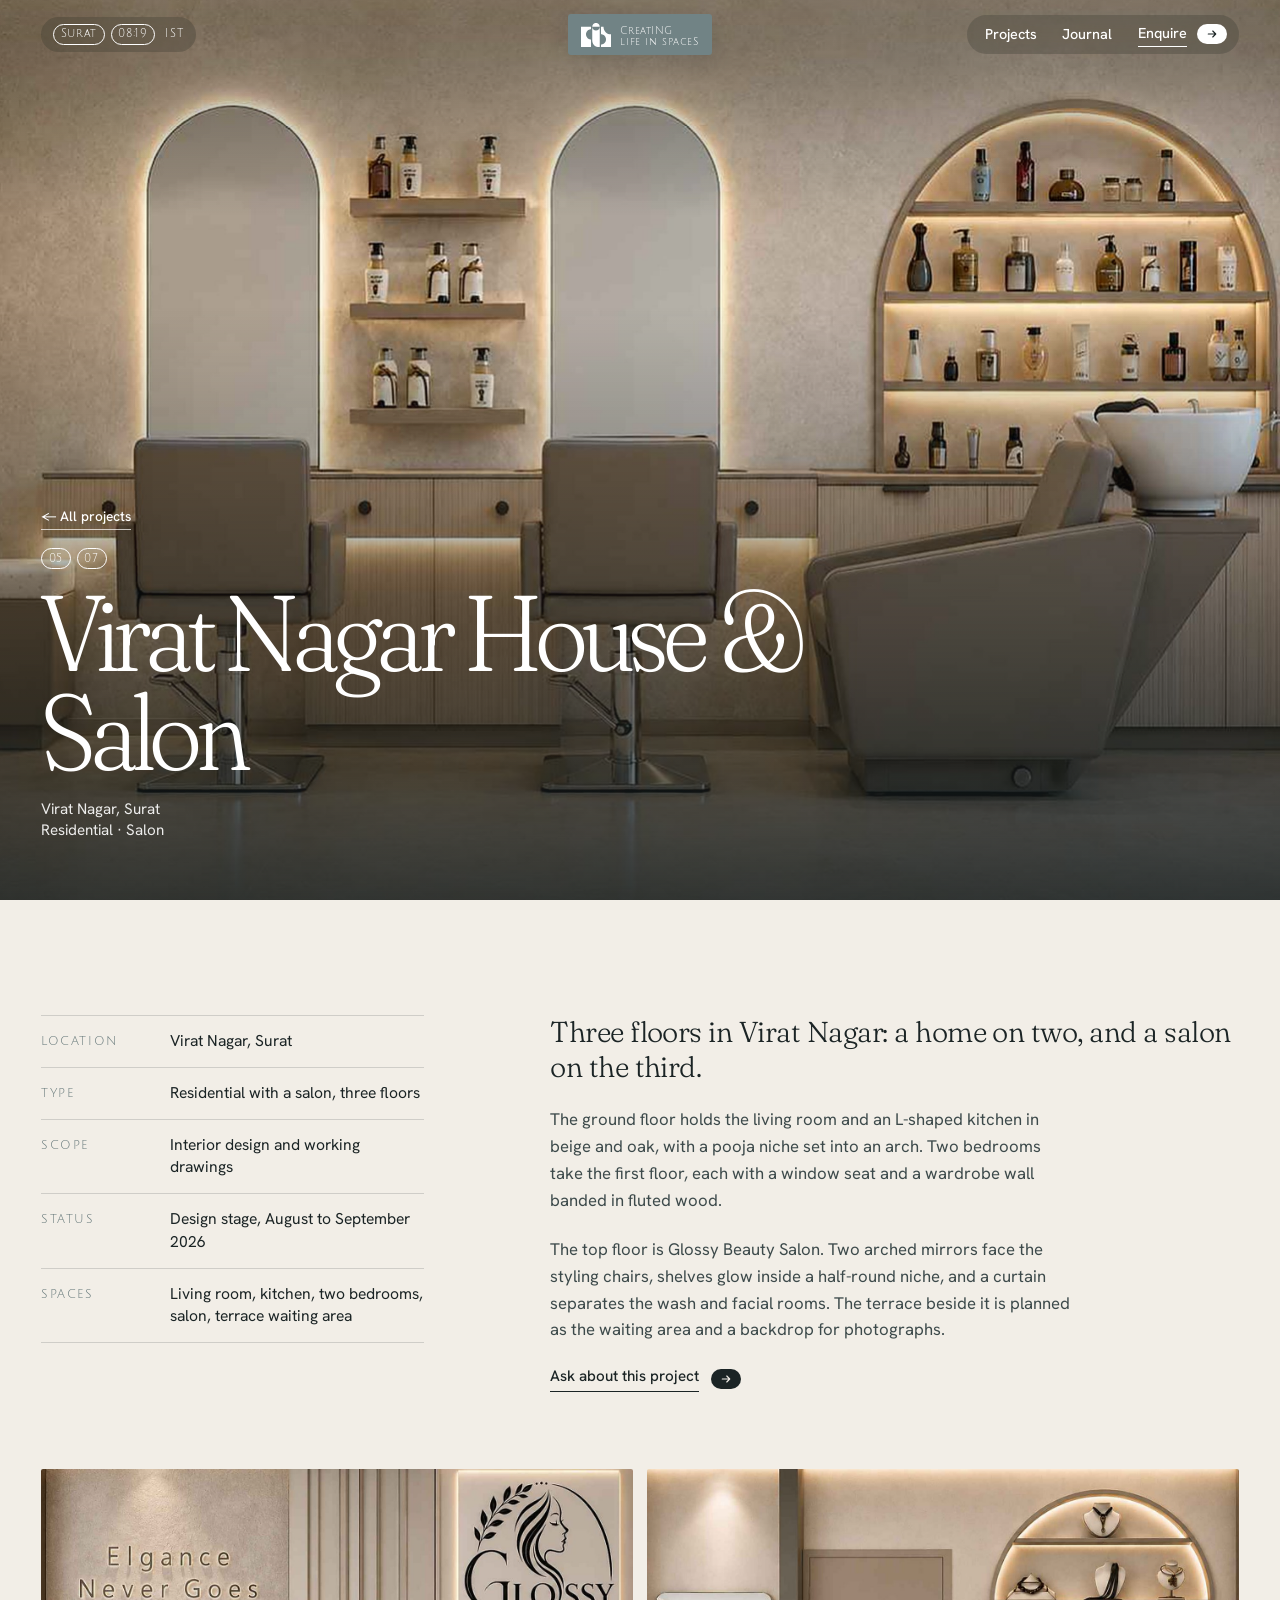
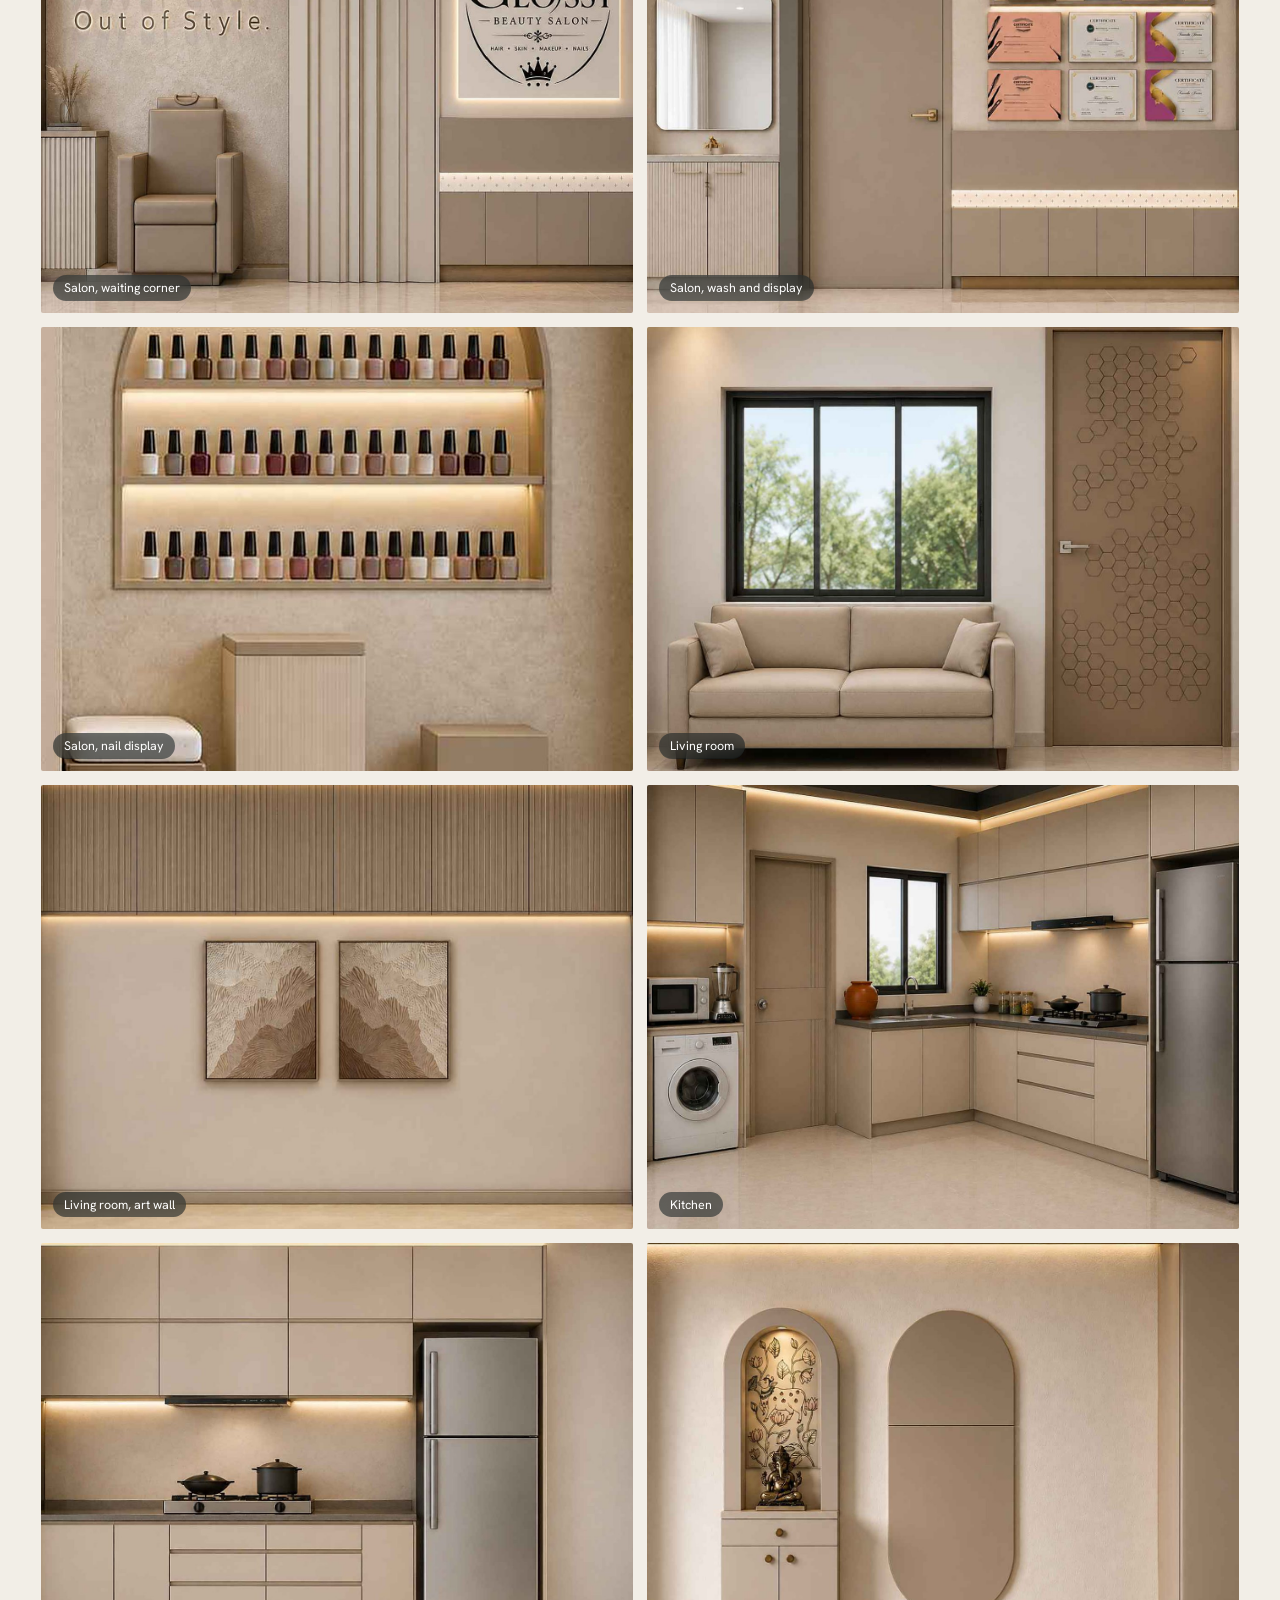
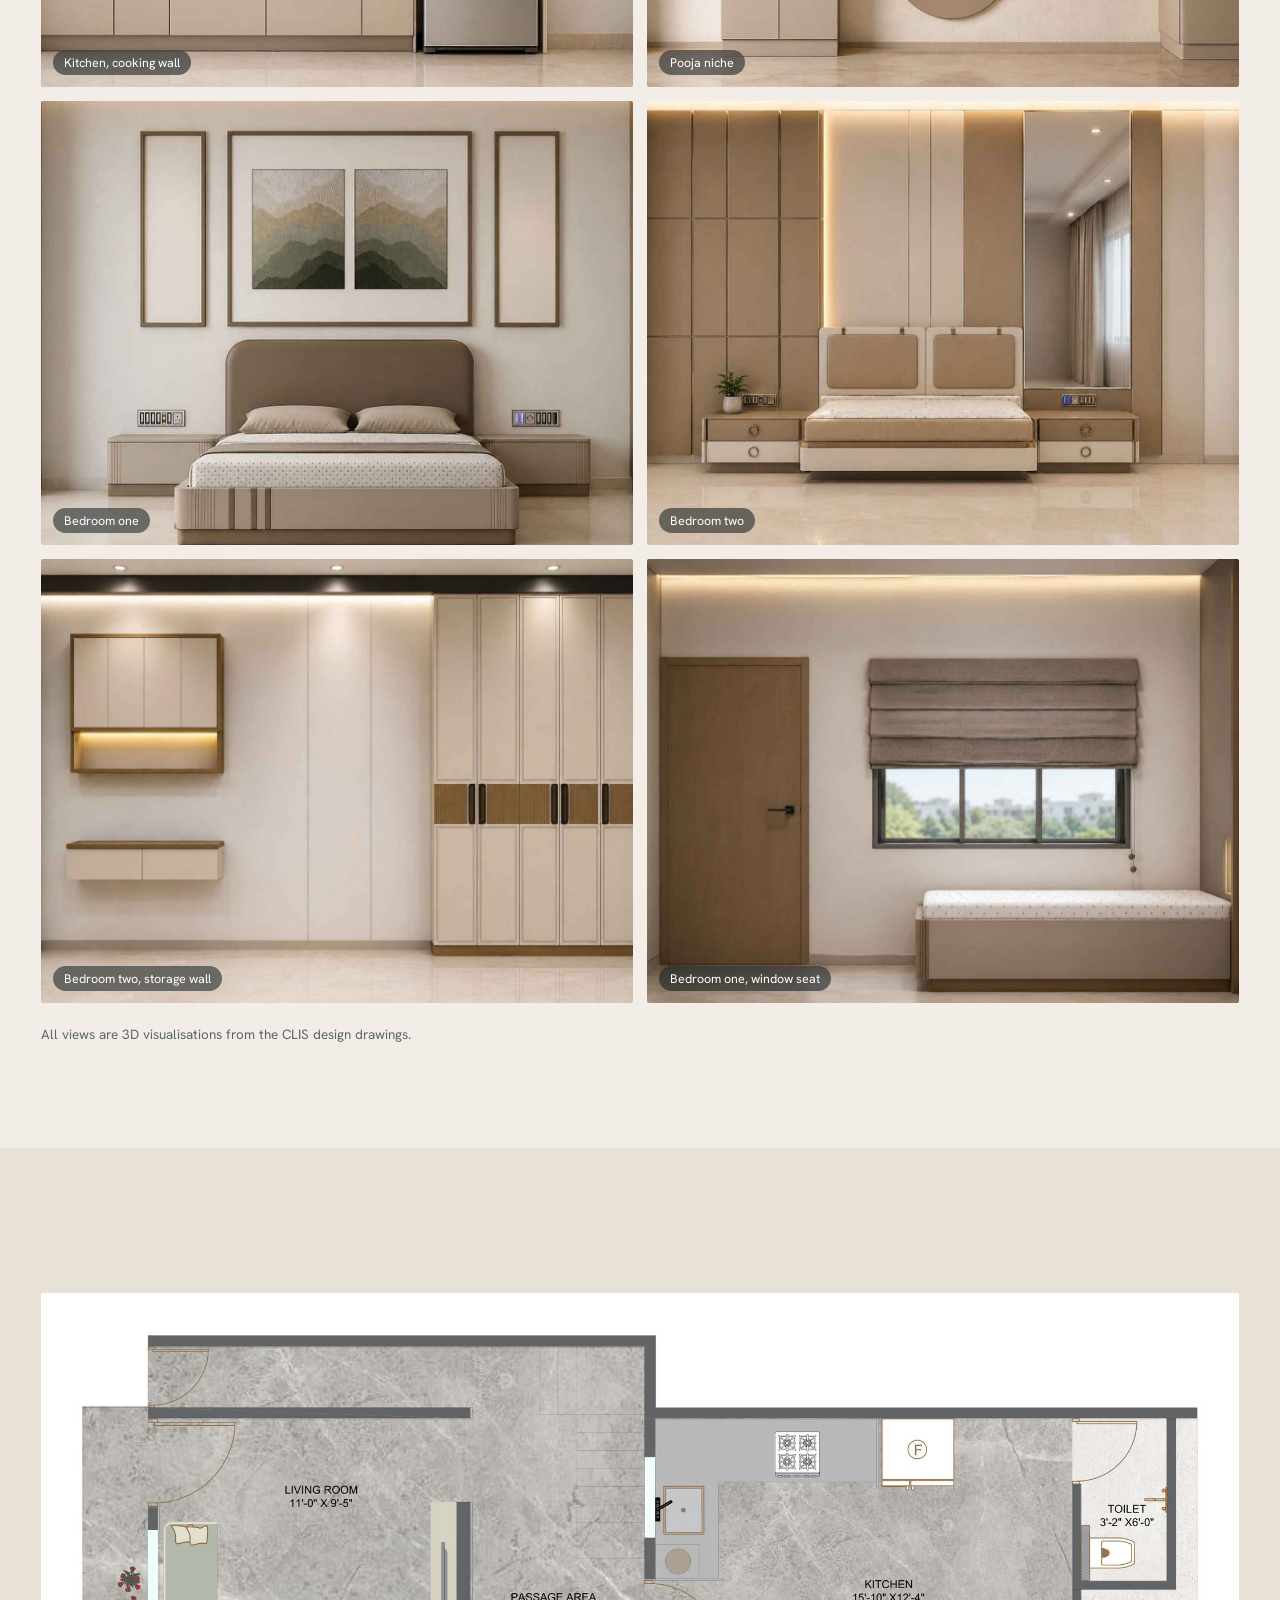
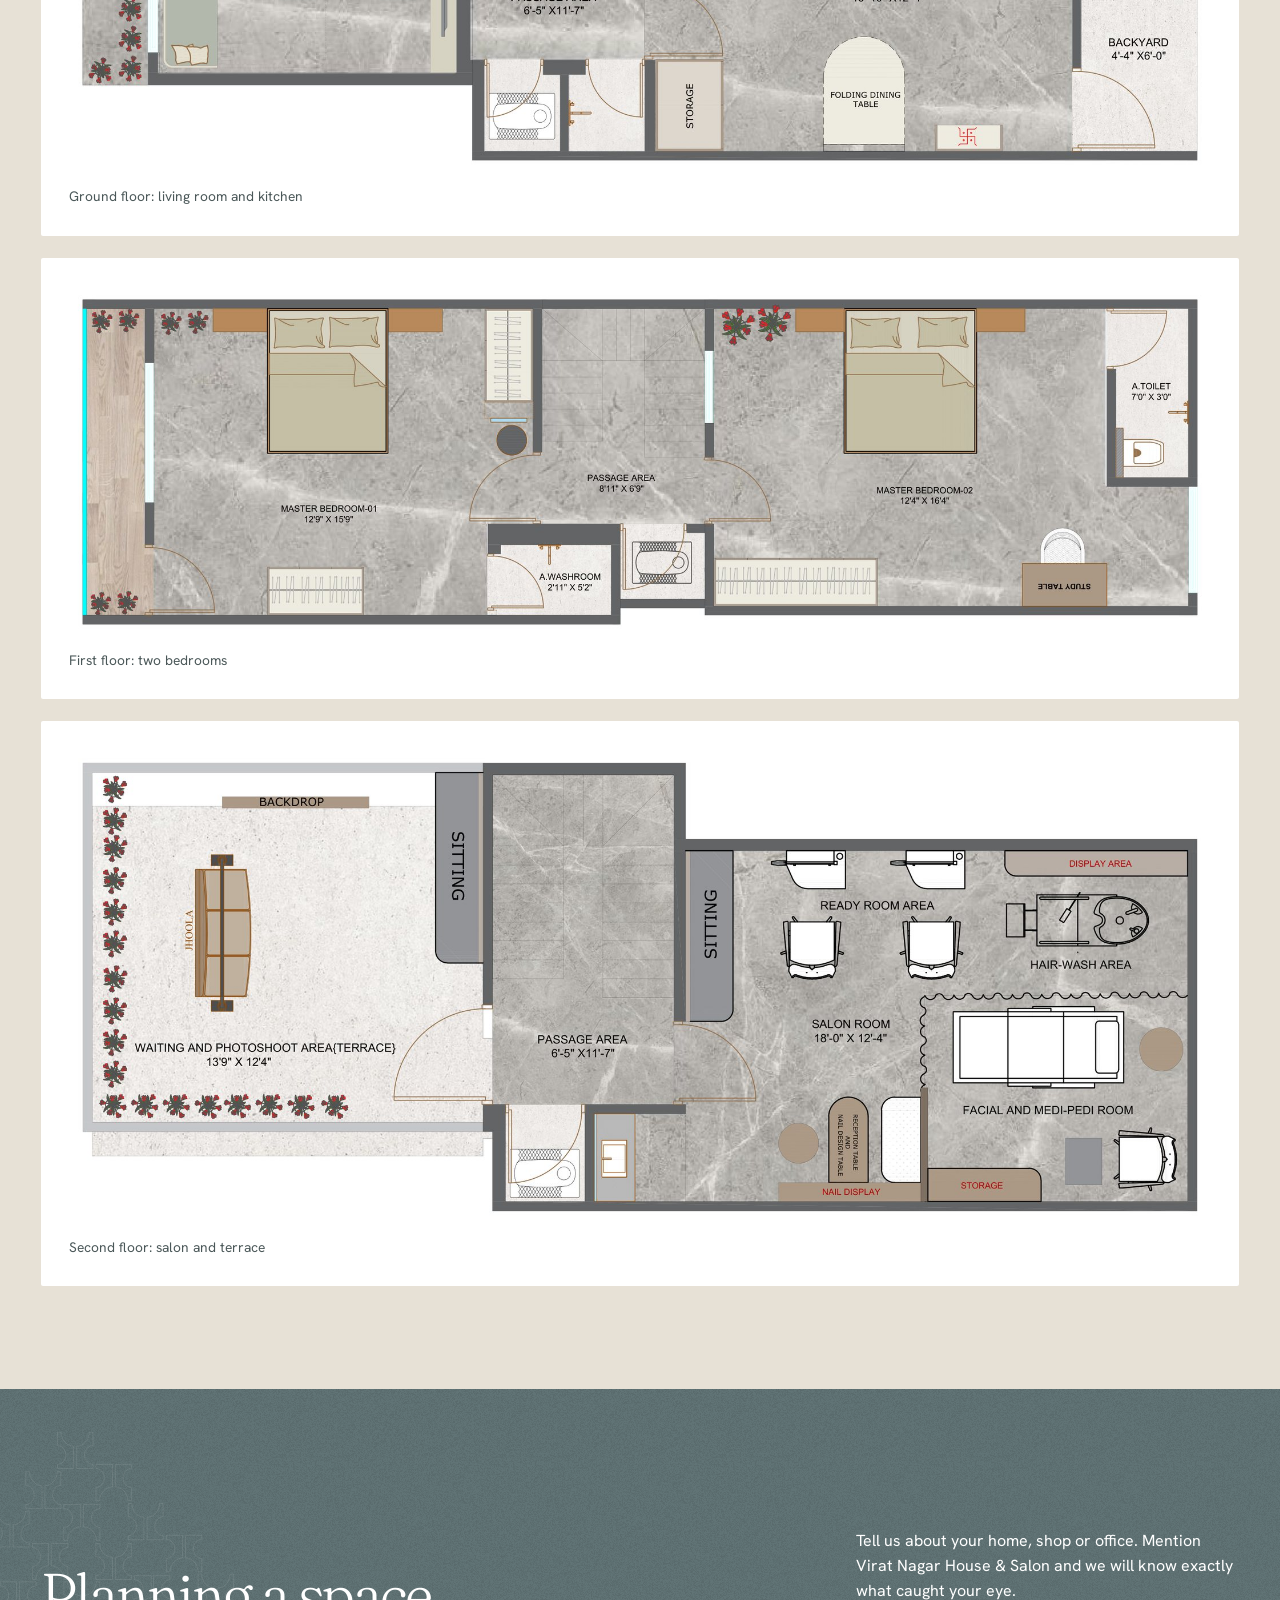
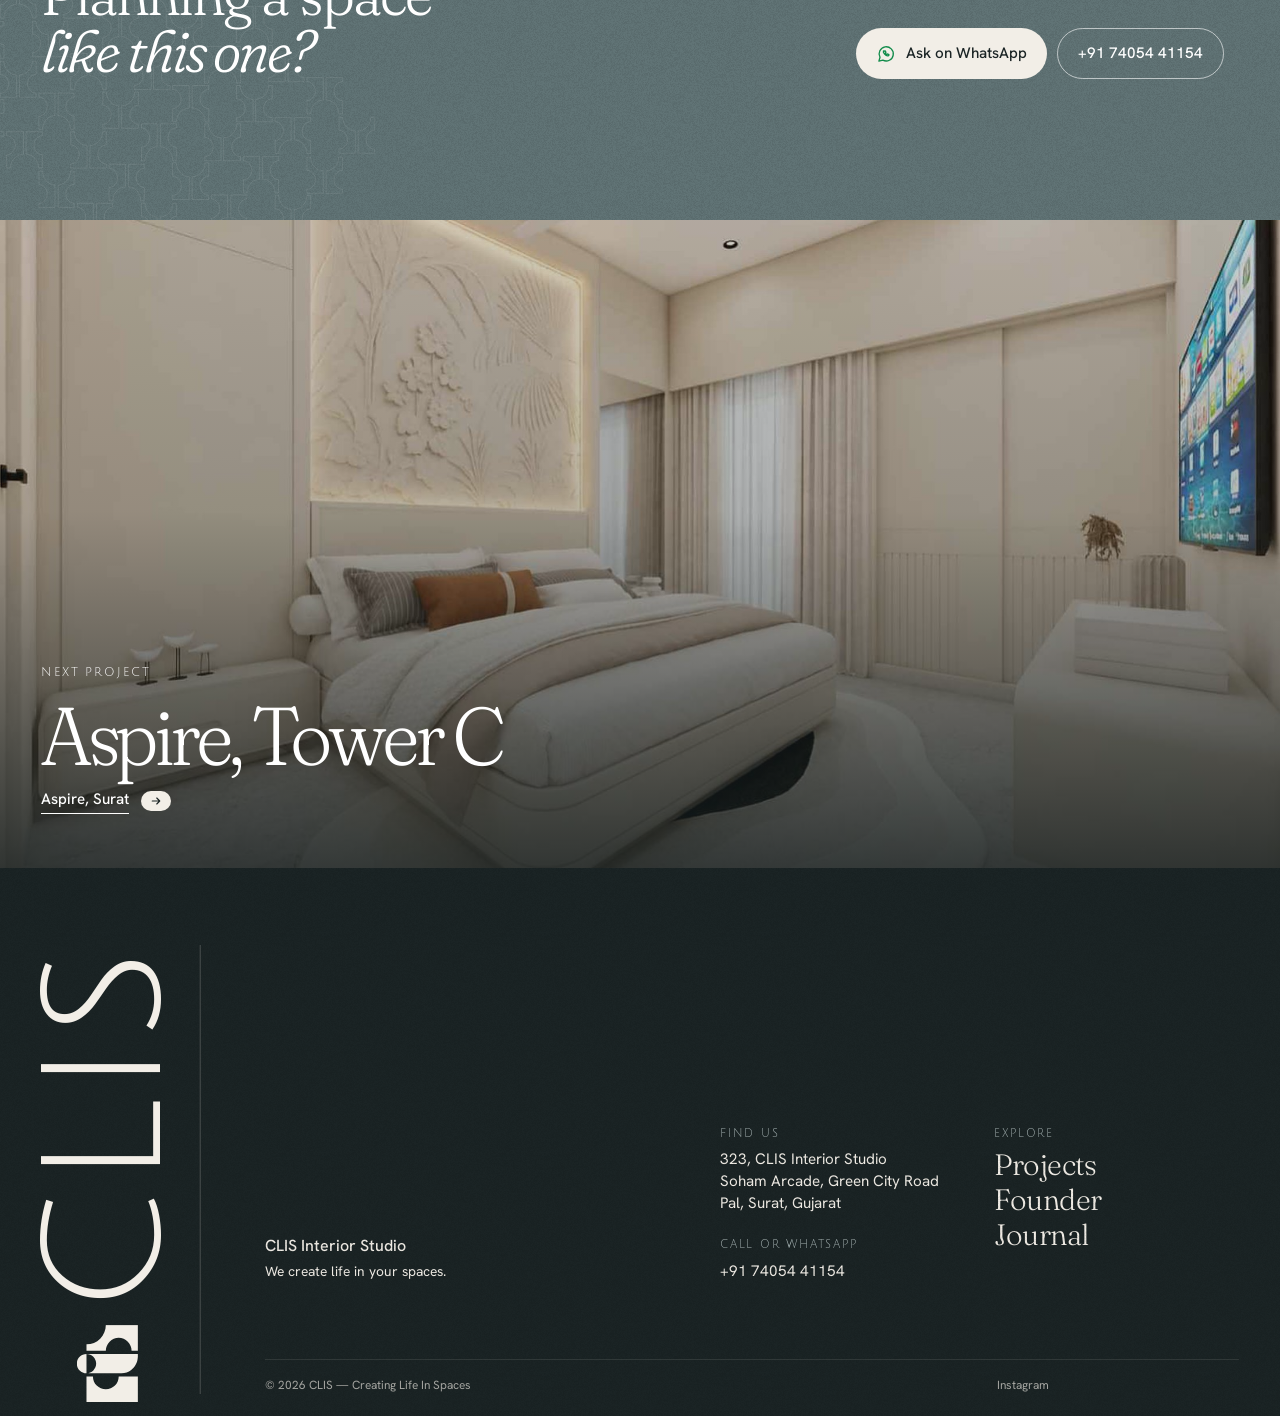
<file: projects/virat-nagar-house-salon.html>
<!doctype html>
<html lang="en-IN">
<head>
  <meta charset="utf-8">
  <meta name="viewport" content="width=device-width, initial-scale=1, viewport-fit=cover">
  <title>Virat Nagar House &amp; Salon | Virat Nagar, Surat | CLIS Interior Studio</title>
  <meta name="description" content="Three floors in Virat Nagar: a home on two, and a salon on the third. Residential, Salon project by CLIS Interior Studio, Virat Nagar, Surat.">
  <meta name="robots" content="index, follow, max-image-preview:large">
  <meta name="theme-color" content="#718385">
  <link rel="canonical" href="https://clis.work/projects/virat-nagar-house-salon.html">
  <meta property="og:type" content="article">
  <meta property="og:site_name" content="CLIS — Creating Life In Spaces">
  <meta property="og:locale" content="en_IN">
  <meta property="og:url" content="https://clis.work/projects/virat-nagar-house-salon.html">
  <meta property="og:title" content="Virat Nagar House &amp; Salon | CLIS Interior Studio">
  <meta property="og:description" content="Three floors in Virat Nagar: a home on two, and a salon on the third.">
  <meta property="og:image" content="https://clis.work/assets/projects/virat-nagar-house-salon/00-salon.jpg">
  <meta property="og:image:width" content="2200">
  <meta property="og:image:height" content="1525">
  <meta name="twitter:card" content="summary_large_image">
  <meta name="twitter:title" content="Virat Nagar House &amp; Salon | CLIS Interior Studio">
  <meta name="twitter:description" content="Three floors in Virat Nagar: a home on two, and a salon on the third.">
  <meta name="twitter:image" content="https://clis.work/assets/projects/virat-nagar-house-salon/00-salon.jpg">
  <link rel="icon" href="/favicon.ico" sizes="any">
  <link rel="icon" href="/assets/brand/favicon.svg" type="image/svg+xml">
  <link rel="apple-touch-icon" href="/assets/icons/apple-touch-icon.png">
  <link rel="manifest" href="/site.webmanifest">
  <link rel="preconnect" href="https://fonts.googleapis.com">
  <link rel="preconnect" href="https://fonts.gstatic.com" crossorigin>
  <link href="https://fonts.googleapis.com/css2?family=Fraunces:ital,opsz,wght,SOFT@0,9..144,300..500,0..100;1,9..144,300..500,0..100&family=Hanken+Grotesk:wght@300..600&family=Julius+Sans+One&display=swap" rel="stylesheet">
  <link rel="stylesheet" href="../css/style.css">
  <script>document.documentElement.classList.add('js')</script>
  <script type="application/ld+json">{"@context": "https://schema.org", "@graph": [{"@type": "CreativeWork", "name": "Virat Nagar House & Salon", "description": "Three floors in Virat Nagar: a home on two, and a salon on the third.", "url": "https://clis.work/projects/virat-nagar-house-salon.html", "image": "https://clis.work/assets/projects/virat-nagar-house-salon/00-salon.jpg", "locationCreated": {"@type": "Place", "name": "Virat Nagar, Surat"}, "creator": {"@type": "Organization", "name": "CLIS — Creating Life In Spaces", "url": "https://clis.work/"}, "genre": "Interior design", "inLanguage": "en-IN"}, {"@type": "BreadcrumbList", "itemListElement": [{"@type": "ListItem", "position": 1, "name": "CLIS", "item": "https://clis.work/"}, {"@type": "ListItem", "position": 2, "name": "Projects", "item": "https://clis.work/#projects"}, {"@type": "ListItem", "position": 3, "name": "Virat Nagar House & Salon", "item": "https://clis.work/projects/virat-nagar-house-salon.html"}]}]}</script>
</head>
<body>
  <header class="site-header" data-header>
    <div class="site-header__left"><span class="pill">Surat</span><span class="pill" data-clock>--:--</span><span class="site-header__tz">IST</span></div>
    <a class="logo-chip" href="../" aria-label="CLIS home"><span class="mark"></span><span class="wordmark wordmark--sm">Creat<b>ING</b><br>life in space<b>S</b></span></a>
    <nav class="site-header__right" aria-label="Primary">
      <a class="nav-link" href="../#projects">Projects</a>
      <a class="nav-link" href="../#journal">Journal</a>
      <a class="talk" href="#ask"><span>Enquire</span><span class="talk__dot" aria-hidden="true"><svg viewBox="0 0 16 16" fill="none" stroke="currentColor" stroke-width="1.5" stroke-linecap="round" stroke-linejoin="round"><path d="M3 8h10M9 4l4 4-4 4"/></svg></span></a>
    </nav>
  </header>

  <main>
    <section class="proj-hero" data-theme="dark">
      <picture>
        <source media="(max-width: 699px)" srcset="../assets/projects/virat-nagar-house-salon/cover-sm.jpg">
        <img src="../assets/projects/virat-nagar-house-salon/00-salon.jpg" alt="Salon with two arched mirrors, styling chairs and a lit half-round shelf niche" fetchpriority="high">
      </picture>
      <div class="proj-hero__inner">
        <a class="proj-hero__back" href="../#projects">All projects</a>
        <div class="project__count"><span class="pill">05</span><span class="pill">07</span></div>
        <h1 class="proj-hero__title">Virat Nagar House &amp; Salon</h1>
        <p class="proj-hero__meta">Virat Nagar, Surat<br>Residential · Salon</p>
      </div>
    </section>

    <section class="proj-intro" data-theme="light">
      <div class="wrap proj-intro__grid">
        <dl class="facts reveal">
            <div><dt>Location</dt><dd>Virat Nagar, Surat</dd></div>
            <div><dt>Type</dt><dd>Residential with a salon, three floors</dd></div>
            <div><dt>Scope</dt><dd>Interior design and working drawings</dd></div>
            <div><dt>Status</dt><dd>Design stage, August to September 2026</dd></div>
            <div><dt>Spaces</dt><dd>Living room, kitchen, two bedrooms, salon, terrace waiting area</dd></div>
        </dl>
        <div class="proj-intro__text">
          <p class="lede reveal">Three floors in Virat Nagar: a home on two, and a salon on the third.</p>
          <p class="reveal">The ground floor holds the living room and an L-shaped kitchen in beige and oak, with a pooja niche set into an arch. Two bedrooms take the first floor, each with a window seat and a wardrobe wall banded in fluted wood.</p>
          <p class="reveal">The top floor is Glossy Beauty Salon. Two arched mirrors face the styling chairs, shelves glow inside a half-round niche, and a curtain separates the wash and facial rooms. The terrace beside it is planned as the waiting area and a backdrop for photographs.</p>
          <a class="link reveal" href="#ask"><span>Ask about this project</span><span class="link__dot" aria-hidden="true"><svg viewBox="0 0 16 16" fill="none" stroke="currentColor" stroke-width="1.5" stroke-linecap="round" stroke-linejoin="round"><path d="M3 8h10M9 4l4 4-4 4"/></svg></span></a>
        </div>
      </div>
    </section>

    <section class="gallery" data-theme="light" aria-label="Project gallery">
      <div class="wrap">
        <div class="shots shots--m"><figure class="shot shot--m reveal"><button class="shot__btn" type="button" data-zoom="../assets/projects/virat-nagar-house-salon/01-salon-waiting.jpg" aria-label="Enlarge: Salon, waiting corner"><img src="../assets/projects/virat-nagar-house-salon/01-salon-waiting.jpg" alt="Salon, waiting corner" loading="lazy" width="1400" height="1158"></button><figcaption>Salon, waiting corner</figcaption></figure><figure class="shot shot--m reveal"><button class="shot__btn" type="button" data-zoom="../assets/projects/virat-nagar-house-salon/02-salon-wash.jpg" aria-label="Enlarge: Salon, wash and display"><img src="../assets/projects/virat-nagar-house-salon/02-salon-wash.jpg" alt="Salon, wash and display" loading="lazy" width="1400" height="1068"></button><figcaption>Salon, wash and display</figcaption></figure></div>
        <div class="shots shots--m"><figure class="shot shot--m reveal"><button class="shot__btn" type="button" data-zoom="../assets/projects/virat-nagar-house-salon/03-salon-display.jpg" aria-label="Enlarge: Salon, nail display"><img src="../assets/projects/virat-nagar-house-salon/03-salon-display.jpg" alt="Salon, nail display" loading="lazy" width="982" height="1572"></button><figcaption>Salon, nail display</figcaption></figure><figure class="shot shot--m reveal"><button class="shot__btn" type="button" data-zoom="../assets/projects/virat-nagar-house-salon/04-living-room.jpg" aria-label="Enlarge: Living room"><img src="../assets/projects/virat-nagar-house-salon/04-living-room.jpg" alt="Living room" loading="lazy" width="1400" height="1259"></button><figcaption>Living room</figcaption></figure></div>
        <div class="shots shots--m"><figure class="shot shot--m reveal"><button class="shot__btn" type="button" data-zoom="../assets/projects/virat-nagar-house-salon/05-living-wall.jpg" aria-label="Enlarge: Living room, art wall"><img src="../assets/projects/virat-nagar-house-salon/05-living-wall.jpg" alt="Living room, art wall" loading="lazy" width="1400" height="1124"></button><figcaption>Living room, art wall</figcaption></figure><figure class="shot shot--m reveal"><button class="shot__btn" type="button" data-zoom="../assets/projects/virat-nagar-house-salon/06-kitchen.jpg" aria-label="Enlarge: Kitchen"><img src="../assets/projects/virat-nagar-house-salon/06-kitchen.jpg" alt="Kitchen" loading="lazy" width="1400" height="1127"></button><figcaption>Kitchen</figcaption></figure></div>
        <div class="shots shots--m"><figure class="shot shot--m reveal"><button class="shot__btn" type="button" data-zoom="../assets/projects/virat-nagar-house-salon/07-kitchen-wall.jpg" aria-label="Enlarge: Kitchen, cooking wall"><img src="../assets/projects/virat-nagar-house-salon/07-kitchen-wall.jpg" alt="Kitchen, cooking wall" loading="lazy" width="1400" height="1015"></button><figcaption>Kitchen, cooking wall</figcaption></figure><figure class="shot shot--m reveal"><button class="shot__btn" type="button" data-zoom="../assets/projects/virat-nagar-house-salon/08-pooja-niche.jpg" aria-label="Enlarge: Pooja niche"><img src="../assets/projects/virat-nagar-house-salon/08-pooja-niche.jpg" alt="Pooja niche" loading="lazy" width="1400" height="979"></button><figcaption>Pooja niche</figcaption></figure></div>
        <div class="shots shots--m"><figure class="shot shot--m reveal"><button class="shot__btn" type="button" data-zoom="../assets/projects/virat-nagar-house-salon/09-bedroom-one.jpg" aria-label="Enlarge: Bedroom one"><img src="../assets/projects/virat-nagar-house-salon/09-bedroom-one.jpg" alt="Bedroom one" loading="lazy" width="1400" height="1142"></button><figcaption>Bedroom one</figcaption></figure><figure class="shot shot--m reveal"><button class="shot__btn" type="button" data-zoom="../assets/projects/virat-nagar-house-salon/10-bedroom-two.jpg" aria-label="Enlarge: Bedroom two"><img src="../assets/projects/virat-nagar-house-salon/10-bedroom-two.jpg" alt="Bedroom two" loading="lazy" width="1400" height="1020"></button><figcaption>Bedroom two</figcaption></figure></div>
        <div class="shots shots--m"><figure class="shot shot--m reveal"><button class="shot__btn" type="button" data-zoom="../assets/projects/virat-nagar-house-salon/11-bedroom-two-storage.jpg" aria-label="Enlarge: Bedroom two, storage wall"><img src="../assets/projects/virat-nagar-house-salon/11-bedroom-two-storage.jpg" alt="Bedroom two, storage wall" loading="lazy" width="1400" height="932"></button><figcaption>Bedroom two, storage wall</figcaption></figure><figure class="shot shot--m reveal"><button class="shot__btn" type="button" data-zoom="../assets/projects/virat-nagar-house-salon/12-bedroom-window.jpg" aria-label="Enlarge: Bedroom one, window seat"><img src="../assets/projects/virat-nagar-house-salon/12-bedroom-window.jpg" alt="Bedroom one, window seat" loading="lazy" width="1400" height="988"></button><figcaption>Bedroom one, window seat</figcaption></figure></div>
        <p class="gallery__note reveal">All views are 3D visualisations from the CLIS design drawings.</p>
      </div>
    </section>

    <section class="plan" data-theme="light">
      <div class="wrap">
        <div class="tag-row reveal"><span class="pill">Plan</span><span class="eyebrow">How the space is laid out</span></div>
        <figure class="plan__sheet reveal"><button class="shot__btn" type="button" data-zoom="../assets/projects/virat-nagar-house-salon/plan-1.jpg" aria-label="Enlarge the plan"><img src="../assets/projects/virat-nagar-house-salon/plan-1.jpg" alt="Ground floor: living room and kitchen" loading="lazy" width="2000" height="793"></button><figcaption>Ground floor: living room and kitchen</figcaption></figure>
        <figure class="plan__sheet reveal"><button class="shot__btn" type="button" data-zoom="../assets/projects/virat-nagar-house-salon/plan-2.jpg" aria-label="Enlarge the plan"><img src="../assets/projects/virat-nagar-house-salon/plan-2.jpg" alt="First floor: two bedrooms" loading="lazy" width="2000" height="616"></button><figcaption>First floor: two bedrooms</figcaption></figure>
        <figure class="plan__sheet reveal"><button class="shot__btn" type="button" data-zoom="../assets/projects/virat-nagar-house-salon/plan-3.jpg" aria-label="Enlarge the plan"><img src="../assets/projects/virat-nagar-house-salon/plan-3.jpg" alt="Second floor: salon and terrace" loading="lazy" width="2000" height="833"></button><figcaption>Second floor: salon and terrace</figcaption></figure>
      </div>
    </section>

    <section class="ask" id="ask" data-theme="sage">
      <img class="process__pattern" src="../assets/brand/clis-pattern.svg" alt="" aria-hidden="true">
      <div class="wrap ask__grid">
        <h2 class="display display--sm reveal">Planning a space<br><em>like this one?</em></h2>
        <div class="ask__side reveal">
          <p>Tell us about your home, shop or office. Mention Virat Nagar House &amp; Salon and we will know exactly what caught your eye.</p>
          <div class="cta__actions">
            <a class="btn btn--light" href="https://wa.me/917405441154?text=Hi%20CLIS%2C%20I%20saw%20Virat%20Nagar%20House%20%26%20Salon%20on%20your%20site%20and%20would%20like%20to%20talk%20about%20my%20space." target="_blank" rel="noopener"><svg viewBox="0 0 24 24" fill="none" stroke="currentColor" stroke-width="1.6" stroke-linecap="round" stroke-linejoin="round" aria-hidden="true"><path d="M3.5 20.5l1.3-4.6A8.5 8.5 0 1 1 8.2 19.3z"/><path d="M9 8.2c-.4.9-.2 2.300 1.300 3.900s3.100 2.300 4.100 2c.6-.2 1.100-.7 1.200-1.200l-1.700-1-.9.8c-.7-.3-1.500-1.100-1.900-1.800l.8-.9-.9-1.800c-.6-.1-1.600.2-2 1z"/></svg><span>Ask on WhatsApp</span></a>
            <a class="btn btn--outline" href="tel:+917405441154">+91 74054 41154</a>
          </div>
        </div>
      </div>
    </section>

    <a class="next" href="aspire-tower-c.html" data-theme="dark">
      <picture>
        <source media="(max-width: 699px)" srcset="../assets/projects/aspire-tower-c/cover-sm.jpg">
        <img src="../assets/projects/aspire-tower-c/00-master-bedroom.jpg" alt="" loading="lazy">
      </picture>
      <span class="next__inner">
        <span class="eyebrow">Next project</span>
        <span class="next__title">Aspire, Tower C</span>
        <span class="link link--light"><span>Aspire, Surat</span><span class="link__dot" aria-hidden="true"><svg viewBox="0 0 16 16" fill="none" stroke="currentColor" stroke-width="1.5" stroke-linecap="round" stroke-linejoin="round"><path d="M3 8h10M9 4l4 4-4 4"/></svg></span></span>
      </span>
    </a>
  </main>

  <footer class="footer" data-theme="dark">
    <div class="footer__brand" aria-hidden="true"><span class="mark mark--lg"></span><span class="footer__word">CLIS</span></div>
    <div class="footer__main">
      <div class="footer__meter"><p><strong>CLIS Interior Studio</strong><span>We create life in your spaces.</span></p></div>
      <div class="footer__cols">
        <div>
          <h4>Find us</h4>
          <address>323, CLIS Interior Studio<br>Soham Arcade, Green City Road<br>Pal, Surat, Gujarat</address>
          <h4>Call or WhatsApp</h4>
          <p><a href="tel:+917405441154">+91 74054 41154</a></p>
        </div>
        <div>
          <h4>Explore</h4>
          <ul class="footer__nav"><li><a href="../#projects">Projects</a></li><li><a href="../#founder">Founder</a></li><li><a href="../#journal">Journal</a></li></ul>
        </div>
      </div>
    </div>
    <div class="footer__base"><span>© 2026 CLIS — Creating Life In Spaces</span><span><a href="https://www.instagram.com/creatinglifeinspaces/" target="_blank" rel="noopener">Instagram</a></span></div>
  </footer>

  <a class="wa-float" data-wa-float href="https://wa.me/917405441154?text=Hi%20CLIS%2C%20I%20saw%20Virat%20Nagar%20House%20%26%20Salon%20on%20your%20site%20and%20would%20like%20to%20talk%20about%20my%20space." target="_blank" rel="noopener" aria-label="Ask CLIS about Virat Nagar House &amp; Salon on WhatsApp">
    <svg viewBox="0 0 24 24" fill="none" stroke="currentColor" stroke-width="1.6" stroke-linecap="round" stroke-linejoin="round" aria-hidden="true"><path d="M3.5 20.5l1.3-4.6A8.5 8.5 0 1 1 8.2 19.3z"/><path d="M9 8.2c-.4.9-.2 2.300 1.300 3.900s3.100 2.300 4.100 2c.6-.2 1.100-.7 1.200-1.200l-1.700-1-.9.8c-.7-.3-1.500-1.100-1.900-1.800l.8-.9-.9-1.800c-.6-.1-1.600.2-2 1z"/></svg>
    <span>Ask on WhatsApp</span>
  </a>

  <dialog class="zoom" data-zoom-dialog aria-label="Enlarged image"><button class="zoom__close" type="button" data-zoom-close aria-label="Close">Close</button><img alt=""></dialog>
  <script src="../js/main.js" defer></script>
</body>
</html>
</file>
<file: css/style.css>
/* CLIS — Creating Life In Spaces
   Brand: sage #718385, white mark, Julius Sans One wordmark (from the Figma cover). */

:root {
  --sage: #718385;
  --sage-deep: #617476;
  --sage-soft: #a9b6b6;
  --ink: #1b2425;
  --ink-2: #263233;
  --bone: #f2eee7;
  --stone: #e7e1d6;
  --mustard: #d6a646;
  --wa: #25d366;

  --f-display: "Fraunces", "Iowan Old Style", Georgia, serif;
  --f-body: "Hanken Grotesk", "Helvetica Neue", Arial, sans-serif;
  --f-brand: "Julius Sans One", "Hanken Grotesk", sans-serif;
  --f-sign: "Mrs Saint Delafield", cursive;

  --pad: clamp(18px, 3.2vw, 44px);
  --ease: cubic-bezier(.22, .8, .2, 1);
  --ease-io: cubic-bezier(.65, 0, .25, 1);
}

*, *::before, *::after { box-sizing: border-box; }
html { -webkit-text-size-adjust: 100%; scroll-behavior: smooth; }
body {
  margin: 0;
  background: var(--bone);
  color: var(--ink);
  font: 400 1rem/1.55 var(--f-body);
  -webkit-font-smoothing: antialiased;
  text-rendering: optimizeLegibility;
  overflow-x: clip;
}
img, video, svg { display: block; max-width: 100%; }
h1, h2, h3, h4, p, ol, ul, figure, blockquote, address { margin: 0; padding: 0; font: inherit; }
ol, ul { list-style: none; }
a { color: inherit; text-decoration: none; }
em { font-style: italic; }
::selection { background: var(--sage); color: #fff; }
:focus-visible { outline: 2px solid var(--mustard); outline-offset: 3px; }

.wrap { padding-inline: var(--pad); }
.sr-only { position: absolute; width: 1px; height: 1px; margin: -1px; padding: 0; overflow: hidden; clip-path: inset(50%); white-space: nowrap; border: 0; }

/* ---------- Brand pieces ---------- */
.mark {
  display: inline-block;
  width: 34px;
  aspect-ratio: 154.533 / 122.339;
  background: currentColor;
  -webkit-mask: url("../assets/brand/clis-mark.svg") center / contain no-repeat;
  mask: url("../assets/brand/clis-mark.svg") center / contain no-repeat;
  flex: none;
}
.mark--lg { width: clamp(54px, 6vw, 84px); }
.mark--xl { width: clamp(96px, 13vw, 156px); }

.wordmark {
  font-family: var(--f-brand);
  font-size: clamp(1rem, 2vw, 1.5rem);
  line-height: 1.12;
  letter-spacing: .04em;
}
.wordmark b { font-weight: inherit; }
.wordmark--sm { font-size: .62rem; letter-spacing: .06em; }

.eyebrow {
  font-family: var(--f-brand);
  font-size: .74rem;
  letter-spacing: .16em;
  text-transform: uppercase;
}
.pill {
  display: inline-flex;
  align-items: center;
  justify-content: center;
  min-width: 2.1em;
  padding: .14em .62em .1em;
  border: 1px solid currentColor;
  border-radius: 999px;
  font-family: var(--f-brand);
  font-size: .68rem;
  letter-spacing: .06em;
  line-height: 1.5;
  font-variant-numeric: tabular-nums;
}
.tag-row { display: flex; align-items: center; gap: 10px; }

.display {
  font-family: var(--f-display);
  font-weight: 300;
  font-size: clamp(2.7rem, 6.6vw, 6.6rem);
  line-height: .96;
  letter-spacing: -.035em;
  font-variation-settings: "SOFT" 60;
}
.display em { font-variation-settings: "SOFT" 100; letter-spacing: -.04em; }
.display--sm { font-size: clamp(2.3rem, 4.6vw, 4.4rem); }

.link {
  display: inline-flex;
  align-items: center;
  gap: 12px;
  font-weight: 500;
  font-size: .95rem;
}
.link > span:first-child {
  background: linear-gradient(currentColor, currentColor) 0 100% / 100% 1px no-repeat;
  padding-bottom: 3px;
  transition: background-size .5s var(--ease);
}
.link:hover > span:first-child { background-size: 0 1px; background-position: 100% 100%; }
.link__dot, .talk__dot {
  display: grid;
  place-items: center;
  width: 30px; height: 20px;
  border-radius: 999px;
  background: var(--ink);
  color: var(--bone);
  transition: transform .5s var(--ease);
}
.link__dot svg, .talk__dot svg { width: 12px; height: 12px; }
.link:hover .link__dot, .talk:hover .talk__dot { transform: translateX(5px); }
.link--light .link__dot, [data-theme="dark"] .link__dot, [data-theme="sage"] .link__dot { background: var(--bone); color: var(--ink); }

/* ---------- Opening curtain ---------- */
.curtain {
  position: fixed; inset: 0; z-index: 100;
  display: grid; place-items: center;
  background: var(--sage);
  color: #fff;
  animation: curtain-up 1s var(--ease-io) 1.55s forwards;
}
.curtain__lockup {
  display: flex; align-items: flex-end; gap: clamp(16px, 2.6vw, 34px);
  animation: lockup-in .9s var(--ease) .1s both;
}
.curtain .wordmark { padding-bottom: .1em; }
@keyframes lockup-in { from { opacity: 0; transform: translateY(18px); } }
@keyframes curtain-up {
  to { clip-path: inset(0 0 100% 0); visibility: hidden; }
}
.curtain { clip-path: inset(0 0 0 0); }

.curtain::before, .process::before, .footer::before, .statement::before {
  content: ""; position: absolute; inset: 0; pointer-events: none;
  background: url("../assets/brand/grain.png") 0 0 / 220px;
  opacity: .08;
}

/* ---------- Header ---------- */
.site-header {
  position: fixed; inset: 0 0 auto 0; z-index: 50;
  display: grid;
  grid-template-columns: 1fr auto 1fr;
  align-items: center;
  padding: 14px var(--pad);
  color: #fff;
  transition: color .4s ease;
  pointer-events: none;
}
.site-header > * { pointer-events: auto; }
.site-header[data-tone="light"] { color: var(--ink); }
.site-header__left, .site-header__right {
  padding: 7px 12px;
  border-radius: 999px;
  background: rgba(27, 36, 37, .22);
  -webkit-backdrop-filter: blur(14px) saturate(1.2);
  backdrop-filter: blur(14px) saturate(1.2);
  transition: background .4s ease;
}
.site-header[data-tone="light"] .site-header__left,
.site-header[data-tone="light"] .site-header__right { background: rgba(242, 238, 231, .72); }
.site-header__left { display: flex; align-items: center; gap: 6px; justify-self: start; }
.site-header__tz { font-family: var(--f-brand); font-size: .68rem; letter-spacing: .1em; margin-left: 4px; }
.site-header__right { display: flex; align-items: center; justify-self: end; gap: clamp(14px, 2vw, 28px); padding-left: 18px; }
.nav-link { font-size: .9rem; font-weight: 500; position: relative; }
.nav-link::after {
  content: ""; position: absolute; left: 0; right: 0; bottom: -3px; height: 1px;
  background: currentColor; transform: scaleX(0); transform-origin: right;
  transition: transform .45s var(--ease);
}
.nav-link:hover::after { transform: scaleX(1); transform-origin: left; }
.talk { display: inline-flex; align-items: center; gap: 10px; font-size: .9rem; font-weight: 500; }
.talk > span:first-child { border-bottom: 1px solid currentColor; padding-bottom: 2px; }
.talk__dot { background: #fff; color: var(--ink); }
.site-header[data-tone="light"] .talk__dot { background: var(--ink); color: var(--bone); }

.logo-chip {
  display: flex; align-items: flex-end; gap: 9px;
  padding: 9px 13px 8px;
  background: var(--sage);
  color: #fff;
  border-radius: 3px;
  box-shadow: 0 6px 24px rgba(27, 36, 37, .18);
  transition: transform .5s var(--ease);
}
.logo-chip:hover { transform: translateY(-2px); }
.logo-chip .mark { width: 30px; }

/* ---------- Hero ---------- */
.hero {
  position: relative;
  height: 100vh; height: 100svh;
  min-height: 560px;
  overflow: hidden;
  background: var(--ink);
  color: #fff;
  perspective: 1400px;
}
.hero__stage {
  position: absolute; inset: 0;
  transform: scale(1.07) rotateX(var(--rx, 0deg)) rotateY(var(--ry, 0deg));
  transition: transform 1.2s cubic-bezier(.2, .7, .2, 1);
  will-change: transform;
}
.hero__slide { position: absolute; inset: 0; visibility: hidden; z-index: 1; }
.hero__slide.is-active { visibility: visible; z-index: 2; }
.hero__slide.is-entering { visibility: visible; z-index: 3; animation: arch-in 1.7s var(--ease-io) both; }
.hero__slide img, .hero__slide video, .hero__slide picture {
  position: absolute; inset: 0; width: 100%; height: 100%; object-fit: cover;
}
.hero__slide img { animation: none; }
.hero__slide.is-active img, .hero__slide.is-entering img { animation: drift 9s linear both; }
.hero__slide video { opacity: 0; transition: opacity .8s ease; }
.hero__slide video.is-playing { opacity: 1; }
/* each project arrives through an arch, the shape inside the CLIS mark */
@keyframes arch-in {
  0%   { clip-path: inset(100% 39% 0 39% round 50vw 50vw 0 0); }
  42%  { clip-path: inset(16% 31% 0 31% round 50vw 50vw 0 0); }
  100% { clip-path: inset(0 0 0 0 round 0 0 0 0); }
}
@keyframes drift { from { transform: scale(1); } to { transform: scale(1.08); } }

.hero__shade {
  position: absolute; inset: 0; z-index: 4; pointer-events: none;
  background:
    linear-gradient(180deg, rgba(20, 28, 29, .46) 0%, rgba(20, 28, 29, 0) 26%),
    linear-gradient(0deg, rgba(20, 28, 29, .78) 0%, rgba(20, 28, 29, .18) 46%, rgba(20, 28, 29, 0) 66%);
}
.hero__content {
  position: absolute; z-index: 5;
  left: var(--pad); right: var(--pad);
  bottom: clamp(26px, 5.5vh, 60px);
  pointer-events: none;
}
.hero__eyebrow { margin-bottom: clamp(12px, 2vh, 22px); animation: fade-up 1s var(--ease) 2.1s both; }
.hero__title {
  font-family: var(--f-display);
  font-weight: 300;
  font-size: clamp(3.1rem, 10.4vw, 10.4rem);
  line-height: .9;
  letter-spacing: -.045em;
  font-variation-settings: "SOFT" 70;
}
.hero__title em { font-variation-settings: "SOFT" 100; }
.line { display: block; overflow: hidden; padding-bottom: .12em; margin-bottom: -.12em; }
.line > span { display: block; animation: rise 1.25s var(--ease) both; animation-delay: 1.95s; }
.line:nth-child(2) > span { animation-delay: 2.08s; }
@keyframes rise { from { transform: translateY(112%); } }
@keyframes fade-up { from { opacity: 0; transform: translateY(14px); } }

.hero__reel {
  position: absolute; z-index: 5;
  right: var(--pad);
  bottom: clamp(30px, 6.2vh, 66px);
  width: min(300px, 26vw);
  display: grid; gap: 10px;
  animation: fade-up 1s var(--ease) 2.3s both;
}
.hero__count { display: flex; gap: 6px; }
.hero__caption { display: grid; gap: 2px; min-height: 3.1em; }
.hero__caption strong { font: 400 1.35rem/1.15 var(--f-display); letter-spacing: -.01em; }
.hero__caption span { font-size: .84rem; opacity: .82; }
.hero__caption.is-swapping > * { animation: fade-up .7s var(--ease) both; }
.hero__ticks { display: grid; grid-auto-flow: column; grid-auto-columns: 1fr; gap: 5px; }
.hero__ticks i { position: relative; height: 2px; background: rgba(255, 255, 255, .28); overflow: hidden; }
.hero__ticks i::after { content: ""; position: absolute; inset: 0; background: #fff; transform: scaleX(0); transform-origin: left; }
.hero__ticks i.is-done::after { transform: scaleX(1); }
.hero__ticks i.is-on::after { animation: tick var(--tick, 6s) linear forwards; }
@keyframes tick { to { transform: scaleX(1); } }

.hero__scroll {
  position: absolute; z-index: 5; right: var(--pad); top: 50%;
  writing-mode: vertical-rl;
  display: flex; align-items: center; gap: 10px;
  font-family: var(--f-brand); font-size: .66rem; letter-spacing: .2em; text-transform: uppercase;
  animation: fade-up 1s var(--ease) 2.5s both;
}
.hero__scroll i { width: 1px; height: 34px; background: rgba(255, 255, 255, .4); position: relative; overflow: hidden; }
.hero__scroll i::after { content: ""; position: absolute; inset: 0; background: #fff; animation: drip 2.2s var(--ease-io) infinite; }
@keyframes drip { from { transform: translateY(-100%); } to { transform: translateY(100%); } }

/* ---------- Statement ---------- */
.statement {
  position: relative; overflow: hidden;
  background: var(--ink); color: var(--bone);
  padding-block: clamp(96px, 15vw, 220px);
}
.statement__pattern {
  position: absolute; right: -6%; top: -18%; height: 136%; width: auto; max-width: none;
  opacity: .55; pointer-events: none;
}
.statement__grid { position: relative; display: grid; grid-template-columns: repeat(12, 1fr); gap: 24px; }
.statement__grid > .eyebrow { grid-column: 1 / span 3; padding-top: .7em; color: var(--sage-soft); }
.statement__grid > div { grid-column: 5 / span 7; }
.statement__text {
  font: 300 clamp(1.5rem, 3.15vw, 3.05rem)/1.16 var(--f-display);
  letter-spacing: -.02em;
  font-variation-settings: "SOFT" 60;
  margin-bottom: clamp(26px, 4vw, 48px);
}

/* ---------- Section heads ---------- */
.section-head {
  display: grid; grid-template-columns: repeat(12, 1fr); gap: 24px;
  align-items: end;
  margin-bottom: clamp(36px, 6vw, 90px);
}
.section-head > .display { grid-column: 1 / span 7; }
.section-head__aside { grid-column: 9 / span 4; display: grid; gap: 22px; justify-items: start; }
.section-head__aside p { max-width: 38ch; }

/* ---------- Founder ---------- */
.founder { padding-block: clamp(84px, 11vw, 170px) clamp(70px, 9vw, 130px); }
.founder .tag-row { margin-bottom: 22px; }
.founder__body { display: grid; grid-template-columns: repeat(12, 1fr); gap: 24px; align-items: start; }
.founder__portrait { grid-column: 1 / span 5; position: sticky; top: 92px; }
.founder__frame { position: relative; overflow: hidden; aspect-ratio: 4 / 5; background: var(--stone); border-radius: 2px; }
.founder__frame img { width: 100%; height: 100%; object-fit: cover; transform: scale(1.04); transition: transform 1.6s var(--ease); }
.founder__portrait:hover .founder__frame img { transform: scale(1); }
.founder__frame::after {
  content: ""; position: absolute; inset: 0;
  background: linear-gradient(0deg, rgba(20, 28, 29, .72), rgba(20, 28, 29, 0) 42%);
}
.founder__portrait figcaption {
  position: absolute; left: clamp(16px, 2vw, 26px); right: clamp(16px, 2vw, 26px); bottom: clamp(14px, 2vw, 24px);
  display: grid; color: #fff;
}
.founder__role { font-size: .86rem; opacity: .85; }
.founder__name { font-size: 1.12rem; font-weight: 500; }
.founder__sign {
  font: 400 clamp(3rem, 5vw, 4.6rem)/.8 var(--f-sign);
  margin-top: 10px; transform: rotate(-4deg); transform-origin: left;
}
.founder__story { grid-column: 7 / span 6; display: grid; gap: 22px; padding-top: 6px; }
.founder__story > p:not(.lede) { max-width: 54ch; color: #3d4a4b; }
.lede {
  font: 300 clamp(1.4rem, 2.25vw, 2.1rem)/1.2 var(--f-display);
  letter-spacing: -.018em;
  font-variation-settings: "SOFT" 60;
}
.timeline { margin-top: clamp(18px, 3vw, 40px); border-bottom: 1px solid rgba(27, 36, 37, .16); }
.timeline li {
  display: grid; grid-template-columns: 3.4rem 1fr; gap: 12px;
  padding: 18px 0;
  border-top: 1px solid rgba(27, 36, 37, .16);
}
.timeline__n { font: italic 300 1.25rem/1.2 var(--f-display); color: var(--sage-deep); }
.timeline h3 { font-family: var(--f-brand); font-size: .82rem; letter-spacing: .14em; text-transform: uppercase; margin-bottom: 4px; }
.timeline p { color: #4b5859; max-width: 48ch; }

/* ---------- Band ---------- */
.band { padding-block: clamp(70px, 10vw, 150px); text-align: center; border-top: 1px solid rgba(27, 36, 37, .12); }
.band__kicker { font-weight: 500; font-size: clamp(1.05rem, 2.5vw, 2.2rem); letter-spacing: -.01em; margin-bottom: .35em; }
.band__line {
  font: 300 clamp(1.6rem, 3.9vw, 3.7rem)/1.08 var(--f-display);
  letter-spacing: -.028em; font-variation-settings: "SOFT" 70;
  max-width: 22ch; margin-inline: auto;
}

/* ---------- Projects: sticky stack ---------- */
.projects { position: relative; background: var(--ink); }
.project {
  position: sticky; top: 0;
  height: 100vh; height: 100svh; min-height: 540px;
  overflow: hidden;
  color: #fff;
  background: var(--ink);
}
.project + .project { box-shadow: 0 -34px 70px rgba(10, 14, 15, .45); }
.project__media {
  position: absolute; inset: 0;
  transform: scale(calc(1.03 + var(--cover, 0) * .07));
  filter: brightness(calc(1 - var(--cover, 0) * .55));
  will-change: transform, filter;
}
.project__media picture, .project__media img { position: absolute; inset: 0; width: 100%; height: 100%; object-fit: cover; }
.project__media img { transform: translateY(calc((1 - var(--enter, 1)) * -7%)) scale(1.08); }
.project::after {
  content: ""; position: absolute; inset: 0; pointer-events: none;
  background:
    linear-gradient(180deg, rgba(20, 28, 29, .4), rgba(20, 28, 29, 0) 24%),
    linear-gradient(0deg, rgba(20, 28, 29, .84), rgba(20, 28, 29, .24) 44%, rgba(20, 28, 29, 0) 64%);
}
.project__info {
  position: absolute; z-index: 2;
  left: var(--pad); right: var(--pad); bottom: clamp(28px, 6.5vh, 70px);
  display: grid; grid-template-columns: 1fr minmax(260px, 31%);
  gap: clamp(24px, 4vw, 64px);
  align-items: end;
}
.project__count { display: flex; gap: 6px; margin-bottom: 14px; }
.project__title {
  font: 300 clamp(2.7rem, 7.2vw, 7.2rem)/.94 var(--f-display);
  letter-spacing: -.04em; font-variation-settings: "SOFT" 70;
  margin-bottom: 18px;
}
.project__meta { font-size: .9rem; line-height: 1.4; opacity: .88; }
.project__note { position: relative; display: grid; gap: 14px; justify-items: start; }
.project__mark { font: 400 3.2rem/.5 var(--f-display); height: 18px; }
.project__note p { font-size: 1.02rem; line-height: 1.42; }
.project__note footer { font-size: .8rem; line-height: 1.35; font-weight: 500; }
.project__note footer span { font-weight: 400; opacity: .75; }
.project__note .link { font-size: .86rem; margin-top: 4px; }

/* ---------- Services ---------- */
.services { position: relative; background: var(--ink); color: var(--bone); padding-block: clamp(80px, 11vw, 160px); }
.services .tag-row { margin-bottom: 26px; color: var(--sage-soft); }
.services__list { border-bottom: 1px solid rgba(242, 238, 231, .16); }
.service {
  display: grid; grid-template-columns: 5rem minmax(0, 1.25fr) minmax(0, 1fr);
  gap: 24px; align-items: baseline;
  padding: clamp(20px, 2.8vw, 38px) 0;
  border-top: 1px solid rgba(242, 238, 231, .16);
  transition: opacity .45s ease, padding-left .6s var(--ease);
}
.service__n { font-family: var(--f-brand); font-size: .74rem; letter-spacing: .14em; color: var(--sage-soft); }
.service__name {
  font: 300 clamp(2.3rem, 6.4vw, 6rem)/.98 var(--f-display);
  letter-spacing: -.04em; font-variation-settings: "SOFT" 70;
  transition: font-variation-settings .6s var(--ease), color .4s ease;
}
.service__text { max-width: 40ch; color: rgba(242, 238, 231, .78); }
@media (hover: hover) and (pointer: fine) {
  .services__list:hover .service { opacity: .38; }
  .services__list .service:hover { opacity: 1; padding-left: 18px; }
  .service:hover .service__name { font-style: italic; font-variation-settings: "SOFT" 100; color: #fff; }
}
.service-preview {
  position: fixed; left: 0; top: 0; z-index: 30;
  width: 240px; aspect-ratio: 3 / 4;
  border-radius: 999px 999px 0 0; overflow: hidden;
  pointer-events: none; opacity: 0;
  transform: translate3d(var(--x, 0), var(--y, 0), 0) scale(.86);
  transition: opacity .35s ease, transform .5s var(--ease);
}
.service-preview.is-on { opacity: 1; transform: translate3d(var(--x, 0), var(--y, 0), 0) scale(1); }
.service-preview img { width: 100%; height: 100%; object-fit: cover; }

/* ---------- Process ---------- */
.process {
  position: relative; overflow: hidden;
  background: var(--sage-deep);
  color: #fff;
  padding-block: clamp(84px, 11vw, 170px);
}
.process__pattern {
  position: absolute; left: -8%; bottom: -30%; height: 120%; width: auto; max-width: none;
  opacity: .5; transform: scaleX(-1); pointer-events: none;
}
.process .wrap { position: relative; }
.steps { display: grid; grid-template-columns: repeat(4, 1fr); gap: 24px; }
.step { display: grid; gap: 14px; align-content: start; padding-top: 20px; border-top: 1px solid rgba(255, 255, 255, .42); justify-items: start; }
.step h3 { font: 300 clamp(1.5rem, 2.2vw, 2.1rem)/1.05 var(--f-display); letter-spacing: -.02em; margin-top: clamp(16px, 4vw, 64px); }
.step p { color: rgba(255, 255, 255, .9); max-width: 32ch; }

/* ---------- In good company ---------- */
.company { padding-block: clamp(84px, 11vw, 160px); overflow: hidden; }
.company__grid { display: grid; grid-template-columns: repeat(12, 1fr); gap: 24px; align-items: center; }
.company__copy { grid-column: 1 / span 5; display: grid; gap: 22px; }
.company__copy p { max-width: 42ch; color: #3d4a4b; }
.company__wall {
  grid-column: 7 / span 6;
  display: grid; grid-template-columns: repeat(3, 1fr); gap: 14px;
  height: clamp(380px, 46vw, 620px);
  overflow: hidden;
  -webkit-mask: linear-gradient(180deg, transparent, #000 14%, #000 86%, transparent);
  mask: linear-gradient(180deg, transparent, #000 14%, #000 86%, transparent);
}
.logo-col { min-height: 0; }
.logo-track { display: grid; gap: 14px; padding-bottom: 14px; animation: col-up var(--dur, 40s) linear infinite; }
.logo-col--rev .logo-track { animation-direction: reverse; }
.company__wall:hover .logo-track { animation-play-state: paused; }
@keyframes col-up { to { transform: translateY(-50%); } }
.logo-col:not(:has(.logo-track)) { display: grid; gap: 14px; align-content: start; }
.logo-tile {
  aspect-ratio: 4 / 3;
  display: flex; align-items: center; justify-content: center; gap: 12px;
  background: var(--stone);
  color: rgba(27, 36, 37, .42);
  font-family: var(--f-brand); font-size: clamp(.62rem, .95vw, .82rem); letter-spacing: .14em; text-transform: uppercase;
  border-radius: 2px;
}
.glyph { display: block; background: currentColor; flex: none; }
.glyph--arch { width: 20px; height: 26px; border-radius: 10px 10px 0 0; }
.glyph--dot { width: 22px; height: 22px; border-radius: 50%; }
.glyph--half { width: 28px; height: 14px; border-radius: 14px 14px 0 0; }
.glyph--bar { width: 9px; height: 26px; box-shadow: 13px 0 0 currentColor; margin-right: 13px; }

/* ---------- Journal ---------- */
.journal { padding-block: clamp(40px, 6vw, 90px) clamp(84px, 11vw, 160px); }
.journal__head { display: flex; align-items: flex-end; justify-content: space-between; gap: 20px; margin-bottom: clamp(26px, 4vw, 54px); }
.journal__grid { display: grid; grid-template-columns: 2fr 1fr 1fr; gap: 16px; align-items: start; }
.post { display: grid; background: var(--stone); border-radius: 2px; overflow: hidden; }
.post__img { overflow: hidden; aspect-ratio: 4 / 3; }
.post--lead .post__img { aspect-ratio: 16 / 9.6; }
.post__img img { width: 100%; height: 100%; object-fit: cover; transition: transform 1.4s var(--ease); }
.post:hover .post__img img { transform: scale(1.05); }
.post__body { padding: 16px 16px 22px; display: grid; gap: 12px; }
.post__date { display: flex; gap: 5px; }
.post h3 { font-weight: 500; font-size: 1.02rem; line-height: 1.3; max-width: 30ch; }
.post--lead h3 { font-size: 1.2rem; }

/* ---------- CTA ---------- */
.cta { position: relative; min-height: min(92vh, 860px); display: grid; align-items: center; justify-items: end; overflow: hidden; padding: 120px var(--pad); }
.cta__media, .cta__media picture, .cta__media img { position: absolute; inset: 0; width: 100%; height: 100%; object-fit: cover; }
.cta__card {
  position: relative; width: min(600px, 100%);
  background: var(--bone); color: var(--ink);
  padding: clamp(26px, 3.6vw, 52px);
  border-radius: 2px;
  display: grid; gap: clamp(22px, 3vw, 36px);
}
.cta__text { font: 300 clamp(1.8rem, 3.5vw, 3.2rem)/1.08 var(--f-display); letter-spacing: -.03em; font-variation-settings: "SOFT" 70; }
.cta__text a { font-style: italic; text-decoration: underline; text-decoration-thickness: 1px; text-underline-offset: .14em; }
.cta__text a:hover { color: var(--sage-deep); }
.cta__actions { display: flex; flex-wrap: wrap; gap: 10px; }
.btn {
  display: inline-flex; align-items: center; gap: 10px;
  padding: 13px 20px; border-radius: 999px;
  font-weight: 500; font-size: .95rem;
  transition: transform .4s var(--ease), background .3s ease, color .3s ease;
}
.btn svg { width: 20px; height: 20px; }
.btn:hover { transform: translateY(-2px); }
.btn--wa { background: var(--ink); color: var(--bone); }
.btn--wa svg { color: var(--wa); }
.btn--ghost { border: 1px solid rgba(27, 36, 37, .3); }
.btn--ghost:hover { background: var(--ink); color: var(--bone); }

/* ---------- Footer ---------- */
.footer {
  position: relative;
  background: var(--ink);
  color: var(--bone);
  display: grid; grid-template-columns: auto 1fr; grid-template-rows: 1fr auto;
  column-gap: clamp(24px, 5vw, 90px);
  padding: clamp(44px, 6vw, 84px) var(--pad) 22px;
}
.footer__brand {
  grid-row: 1 / span 2;
  writing-mode: vertical-rl; transform: rotate(180deg);
  display: flex; align-items: center; gap: 20px;
  border-left: 1px solid rgba(242, 238, 231, .22);
  padding-left: clamp(14px, 2vw, 26px);
}
.footer__brand .mark { transform: rotate(90deg); }
.footer__word { font: 400 clamp(5rem, 13vw, 12.5rem)/.8 var(--f-brand); letter-spacing: .02em; }
.footer__main { display: grid; grid-template-columns: 1fr 1.25fr; gap: 40px; align-items: end; padding-bottom: clamp(40px, 6vw, 90px); }
.footer__meter { display: flex; align-items: center; gap: 14px; align-self: end; }
.footer__thumb { width: 84px; aspect-ratio: 4 / 3; overflow: hidden; border-radius: 2px; flex: none; }
.footer__thumb img { width: 100%; height: 100%; object-fit: cover; }
.footer__meter p { display: grid; gap: 2px; font-size: .86rem; }
.footer__meter strong { font-weight: 500; font-size: 1rem; }
.footer__meter span[data-scroll-note] { opacity: .7; }
.footer__cols { display: grid; grid-template-columns: 1fr 1fr; gap: 30px; align-items: start; }
.footer h4 { font-family: var(--f-brand); font-size: .7rem; letter-spacing: .16em; text-transform: uppercase; color: var(--sage-soft); margin: 22px 0 6px; }
.footer h4:first-child { margin-top: 0; }
.footer address, .footer__cols p { font-style: normal; font-size: .95rem; line-height: 1.45; }
.footer__cols a:hover { text-decoration: underline; text-underline-offset: 3px; }
.footer__nav a { font: 300 clamp(1.5rem, 2.3vw, 2.1rem)/1.16 var(--f-display); letter-spacing: -.02em; }
.footer__nav a:hover { font-style: italic; text-decoration: none; }
.footer__base {
  grid-column: 2; display: flex; flex-wrap: wrap; justify-content: space-between; gap: 6px 24px;
  font-size: .74rem; opacity: .64; padding: 16px 190px 0 0; border-top: 1px solid rgba(242, 238, 231, .16);
}

/* ---------- WhatsApp float ---------- */
.wa-float {
  position: fixed; z-index: 60;
  right: var(--pad); bottom: calc(18px + env(safe-area-inset-bottom));
  display: inline-flex; align-items: center; gap: 10px;
  padding: 12px 18px 12px 14px;
  background: var(--ink); color: var(--bone);
  border-radius: 999px;
  font-weight: 500; font-size: .92rem;
  box-shadow: 0 14px 40px rgba(10, 14, 15, .32), 0 0 0 1px rgba(242, 238, 231, .14);
  transform: translateY(140%); opacity: 0;
  transition: transform .7s var(--ease), opacity .4s ease;
}
.wa-float.is-visible { transform: none; opacity: 1; }
.wa-float svg { width: 24px; height: 24px; color: var(--wa); }

/* ---------- Reveal on scroll ---------- */
.js .reveal { opacity: 0; transform: translateY(26px); transition: opacity 1s var(--ease), transform 1s var(--ease); transition-delay: var(--d, 0s); }
.js .reveal.is-in { opacity: 1; transform: none; }

/* ---------- Journal article pages ---------- */
.article-hero { position: relative; height: 72vh; min-height: 420px; overflow: hidden; background: var(--ink); color: #fff; }
.article-hero img { position: absolute; inset: 0; width: 100%; height: 100%; object-fit: cover; }
.article-hero::after { content: ""; position: absolute; inset: 0; background: linear-gradient(180deg, rgba(20, 28, 29, .45), rgba(20, 28, 29, 0) 30%), linear-gradient(0deg, rgba(20, 28, 29, .8), rgba(20, 28, 29, 0) 60%); }
.article-hero__inner { position: absolute; z-index: 2; left: var(--pad); right: var(--pad); bottom: clamp(24px, 5vh, 54px); display: grid; gap: 16px; }
.article-hero h1 { font: 300 clamp(2.2rem, 5.6vw, 5.2rem)/.98 var(--f-display); letter-spacing: -.035em; font-variation-settings: "SOFT" 70; max-width: 18ch; }
.article { display: grid; grid-template-columns: repeat(12, 1fr); gap: 24px; padding: clamp(50px, 8vw, 110px) var(--pad); }
.article__aside { grid-column: 1 / span 3; display: grid; gap: 10px; align-content: start; font-size: .88rem; color: #4b5859; position: sticky; top: 92px; }
.article__aside .eyebrow { color: var(--ink); }
.article__body { grid-column: 5 / span 7; max-width: 66ch; display: grid; gap: 1.25em; font-size: 1.08rem; line-height: 1.62; }
.article__body .lede { margin-bottom: .2em; }
.article__body h2 { font: 400 1.55rem/1.15 var(--f-display); letter-spacing: -.015em; margin-top: .9em; }
.article__body blockquote { font: italic 300 clamp(1.4rem, 2.3vw, 2rem)/1.2 var(--f-display); border-left: 2px solid var(--sage); padding-left: 20px; margin-block: .5em; }
.article__more { border-top: 1px solid rgba(27, 36, 37, .14); padding: clamp(40px, 6vw, 80px) var(--pad); display: flex; flex-wrap: wrap; gap: 20px; justify-content: space-between; align-items: center; }
.article__more p { font: 300 clamp(1.5rem, 3vw, 2.6rem)/1.1 var(--f-display); letter-spacing: -.025em; }

/* ---------- Landing additions: project links, status chip, client wall ---------- */
.pill--solid { background: #fff; border-color: #fff; color: var(--ink); }
a.project__media { display: block; }
.project__title a { background: linear-gradient(currentColor, currentColor) 0 100% / 0 1px no-repeat; transition: background-size .6s var(--ease); }
.project__title a:hover { background-size: 100% 1px; }
.project__links { display: grid; justify-items: start; gap: 10px; margin-top: 4px; }
.project__note .project__links .link { margin-top: 0; }
.link--quiet { font-weight: 400; opacity: .86; }
.link--quiet:hover { opacity: 1; }
a.hero__caption:hover strong { text-decoration: underline; text-decoration-thickness: 1px; text-underline-offset: .18em; }
a.logo-tile { transition: background .4s ease, color .4s ease; padding: 10px 14px; text-align: left; }
a.logo-tile span { display: grid; gap: 3px; color: rgba(27, 36, 37, .78); line-height: 1.25; }
a.logo-tile small { font-family: var(--f-body); font-size: .72rem; letter-spacing: .02em; text-transform: none; color: rgba(27, 36, 37, .5); }
a.logo-tile:hover, a.logo-tile--next { background: var(--sage); color: #fff; }
a.logo-tile--next span, a.logo-tile--next small { color: #fff; }
a.logo-tile--next:hover { background: var(--sage-deep); }
a.logo-tile:hover span, a.logo-tile:hover small { color: #fff; }

/* ---------- Project pages ---------- */
.proj-hero { position: relative; height: 100vh; height: 100svh; min-height: 540px; overflow: hidden; background: var(--ink); color: #fff; }
.proj-hero picture, .proj-hero img { position: absolute; inset: 0; width: 100%; height: 100%; object-fit: cover; }
.proj-hero img { animation: drift 14s ease-out both; }
.proj-hero::after {
  content: ""; position: absolute; inset: 0; pointer-events: none;
  background:
    linear-gradient(180deg, rgba(20, 28, 29, .42), rgba(20, 28, 29, 0) 24%),
    linear-gradient(0deg, rgba(20, 28, 29, .84), rgba(20, 28, 29, .22) 46%, rgba(20, 28, 29, 0) 66%);
}
.proj-hero__inner { position: absolute; z-index: 2; left: var(--pad); right: var(--pad); bottom: clamp(28px, 6.5vh, 70px); display: grid; justify-items: start; }
.proj-hero__back { font-size: .86rem; font-weight: 500; margin-bottom: 18px; border-bottom: 1px solid rgba(255, 255, 255, .7); padding-bottom: 2px; }
.proj-hero__back::before { content: "← "; }
.proj-hero__title { font: 300 clamp(2.8rem, 8.4vw, 8.4rem)/.92 var(--f-display); letter-spacing: -.045em; font-variation-settings: "SOFT" 70; margin-bottom: 18px; max-width: 14ch; }
.proj-hero__meta { font-size: .95rem; line-height: 1.4; opacity: .9; }

.proj-intro { padding-block: clamp(64px, 9vw, 140px) clamp(48px, 6vw, 90px); }
.proj-intro__grid { display: grid; grid-template-columns: repeat(12, 1fr); gap: 24px; align-items: start; }
.facts { grid-column: 1 / span 4; margin: 0; border-bottom: 1px solid rgba(27, 36, 37, .16); }
.facts > div { display: grid; grid-template-columns: 7.2rem 1fr; gap: 14px; padding: 14px 0; border-top: 1px solid rgba(27, 36, 37, .16); }
.facts dt { font-family: var(--f-brand); font-size: .72rem; letter-spacing: .14em; text-transform: uppercase; padding-top: .28em; color: var(--sage-deep); }
.facts dd { margin: 0; font-size: .98rem; line-height: 1.45; }
.proj-intro__text { grid-column: 6 / span 7; display: grid; gap: 22px; justify-items: start; }
.proj-intro__text > p:not(.lede) { max-width: 58ch; color: #3d4a4b; font-size: 1.05rem; line-height: 1.6; }

.gallery { padding-bottom: clamp(60px, 8vw, 120px); }
.shots { display: grid; gap: 14px; margin-bottom: 14px; }
.shots--m { grid-template-columns: repeat(2, 1fr); }
.shots--p { grid-template-columns: repeat(3, 1fr); }
.shot { position: relative; margin: 0; overflow: hidden; background: var(--stone); border-radius: 2px; }
.shot__btn { display: block; width: 100%; padding: 0; border: 0; background: none; cursor: zoom-in; color: inherit; font: inherit; }
.shot img { display: block; width: 100%; height: auto; object-fit: cover; transition: transform 1.4s var(--ease); }
.shot--l img { aspect-ratio: 16 / 9; }
.shot--m img { aspect-ratio: 4 / 3; }
.shot--p img { aspect-ratio: 3 / 4; }
.shot:hover img { transform: scale(1.035); }
.shot figcaption {
  position: absolute; left: 12px; bottom: 12px; max-width: calc(100% - 24px);
  padding: 5px 11px 4px; border-radius: 999px;
  background: rgba(27, 36, 37, .58); color: #fff;
  -webkit-backdrop-filter: blur(10px); backdrop-filter: blur(10px);
  font-size: .78rem; line-height: 1.3; pointer-events: none;
}
.gallery__note { margin-top: 22px; font-size: .84rem; color: #5a6667; }

.plan { background: var(--stone); padding-block: clamp(60px, 8vw, 120px); }
.plan__sheet { margin: 22px 0 0; background: #fff; padding: clamp(10px, 2.2vw, 30px); border-radius: 2px; }
.plan__sheet img { display: block; width: 100%; height: auto; }
.plan__sheet figcaption { margin-top: 12px; font-size: .86rem; color: #4b5859; }

.ask { position: relative; overflow: hidden; background: var(--sage-deep); color: #fff; padding-block: clamp(84px, 11vw, 160px); }
.ask::before { content: ""; position: absolute; inset: 0; pointer-events: none; background: url("../assets/brand/grain.png") 0 0 / 220px; opacity: .08; }
.ask__grid { position: relative; display: grid; grid-template-columns: repeat(12, 1fr); gap: 24px; align-items: end; }
.ask__grid > h2 { grid-column: 1 / span 7; }
.ask__side { grid-column: 9 / span 4; display: grid; gap: 24px; }
.btn--light { background: var(--bone); color: var(--ink); }
.btn--light svg { color: #128c4b; }
.btn--outline { border: 1px solid rgba(255, 255, 255, .6); color: #fff; }
.btn--outline:hover { background: #fff; color: var(--ink); }

.next { position: relative; display: block; height: 72vh; min-height: 420px; overflow: hidden; background: var(--ink); color: #fff; }
.next picture, .next img { position: absolute; inset: 0; width: 100%; height: 100%; object-fit: cover; }
.next img { transition: transform 1.8s var(--ease); }
.next:hover img { transform: scale(1.05); }
.next::after { content: ""; position: absolute; inset: 0; background: linear-gradient(0deg, rgba(20, 28, 29, .84), rgba(20, 28, 29, .3) 55%, rgba(20, 28, 29, .2)); }
.next__inner { position: absolute; z-index: 2; left: var(--pad); right: var(--pad); bottom: clamp(28px, 6vh, 64px); display: grid; gap: 14px; justify-items: start; }
.next__title { font: 300 clamp(2.4rem, 6.4vw, 6.4rem)/.94 var(--f-display); letter-spacing: -.04em; font-variation-settings: "SOFT" 70; }

.zoom { border: 0; padding: 0; margin: 0; width: 100vw; height: 100vh; height: 100dvh; max-width: none; max-height: none; background: rgba(15, 20, 21, .95); color: #fff; }
.zoom[open] { display: grid; place-items: center; }
.zoom::backdrop { background: rgba(15, 20, 21, .6); }
.zoom img { max-width: 94vw; max-height: 88vh; max-height: 88dvh; width: auto; height: auto; object-fit: contain; cursor: zoom-out; }
.zoom__close { position: absolute; top: 16px; right: var(--pad); padding: 8px 16px; border: 1px solid rgba(255, 255, 255, .6); border-radius: 999px; background: none; color: #fff; font: 500 .86rem var(--f-body); cursor: pointer; }
.zoom__close:hover { background: #fff; color: var(--ink); }

/* ---------- Responsive ---------- */
@media (max-width: 1000px) {
  .nav-link { display: none; }
  .steps { grid-template-columns: repeat(2, 1fr); row-gap: 44px; }
  .journal__grid { grid-template-columns: 1fr 1fr; }
  .post--lead { grid-column: 1 / -1; }
  .footer__main { grid-template-columns: 1fr; }
  .footer__meter { order: 2; }
}

@media (max-width: 760px) {
  .site-header { padding-block: 12px; }
  .site-header__left .pill:first-child { display: none; }
  .logo-chip { padding: 8px 10px 7px; }
  .logo-chip .wordmark { display: none; }
  .talk { font-size: .86rem; }

  .hero__content { bottom: 138px; }
  .hero__title { font-size: clamp(3rem, 15.4vw, 5.4rem); }
  .hero__reel { left: var(--pad); right: var(--pad); width: auto; bottom: 30px; }
  .hero__caption { min-height: 0; }
  .hero__scroll { display: none; }
  .hero__stage { transform: scale(1.02); }

  .statement__grid, .section-head, .founder__body, .company__grid, .article { display: grid; grid-template-columns: 1fr; }
  .statement__grid > *, .section-head > *, .founder__body > *, .company__grid > *, .article > * { grid-column: 1 / -1 !important; }
  .statement__pattern { opacity: .3; right: -60%; }
  .section-head { gap: 22px; }
  .founder__portrait, .article__aside { position: relative; top: auto; }
  .founder__story { margin-top: 18px; }

  .project__info { grid-template-columns: 1fr; gap: 18px; bottom: 96px; }
  .project__mark, .project__note footer { display: none; }
  .project__note p { font-size: .96rem; max-width: 36ch; }
  .project__title { margin-bottom: 10px; }

  .service { grid-template-columns: 2.4rem 1fr; row-gap: 8px; }
  .service__text { grid-column: 2; }

  .steps { grid-template-columns: 1fr; row-gap: 34px; }
  .step h3 { margin-top: 6px; }
  .process__pattern { opacity: .28; }

  .company__wall { grid-template-columns: repeat(2, 1fr); height: 360px; margin-top: 12px; }
  .company__wall .logo-col:nth-child(3) { display: none; }

  .journal__head { flex-direction: column; align-items: flex-start; }
  .journal__grid { grid-template-columns: 1fr; }

  .cta { justify-items: stretch; align-items: end; padding: 200px var(--pad) 96px; }

  .footer { grid-template-columns: 1fr; padding-bottom: 96px; }
  .footer__brand { grid-row: auto; writing-mode: horizontal-tb; transform: none; border-left: 0; padding-left: 0; margin-bottom: 36px; align-items: flex-end; }
  .footer__brand .mark { transform: none; }
  .footer__word { font-size: 24vw; }
  .footer__base { grid-column: 1; padding-right: 0; }
  .footer__cols { grid-template-columns: 1fr; }

  .wa-float { left: 16px; right: 16px; justify-content: center; padding: 14px 18px; bottom: calc(14px + env(safe-area-inset-bottom)); }
  .article-hero { height: 62vh; }
}

@media (max-width: 760px) {
  .project__count { flex-wrap: wrap; }
  .proj-hero__inner { bottom: 34px; }
  .proj-intro__grid, .ask__grid { grid-template-columns: 1fr; }
  .proj-intro__grid > *, .ask__grid > * { grid-column: 1 / -1 !important; }
  .proj-intro__text { margin-top: 22px; }
  .facts > div { grid-template-columns: 6.4rem 1fr; }
  .shots { gap: 10px; margin-bottom: 10px; }
  .shots--m, .shots--p { grid-template-columns: 1fr; }
  .shot--l img { aspect-ratio: 4 / 3; }
  .shot--p img { aspect-ratio: 4 / 5; }
  .ask { padding-bottom: 120px; }
  .next { height: 62vh; }
  .company__wall a.logo-tile { flex-direction: column; align-items: flex-start; justify-content: flex-end; gap: 8px; }
}

@media (prefers-reduced-motion: reduce) {
  html { scroll-behavior: auto; }
  *, *::before, *::after { animation-duration: .01ms !important; animation-delay: 0s !important; transition-duration: .01ms !important; }
  .logo-track { animation: none; }
  .hero__stage { transform: none; }
  .js .reveal { opacity: 1; transform: none; }
}
</file>
